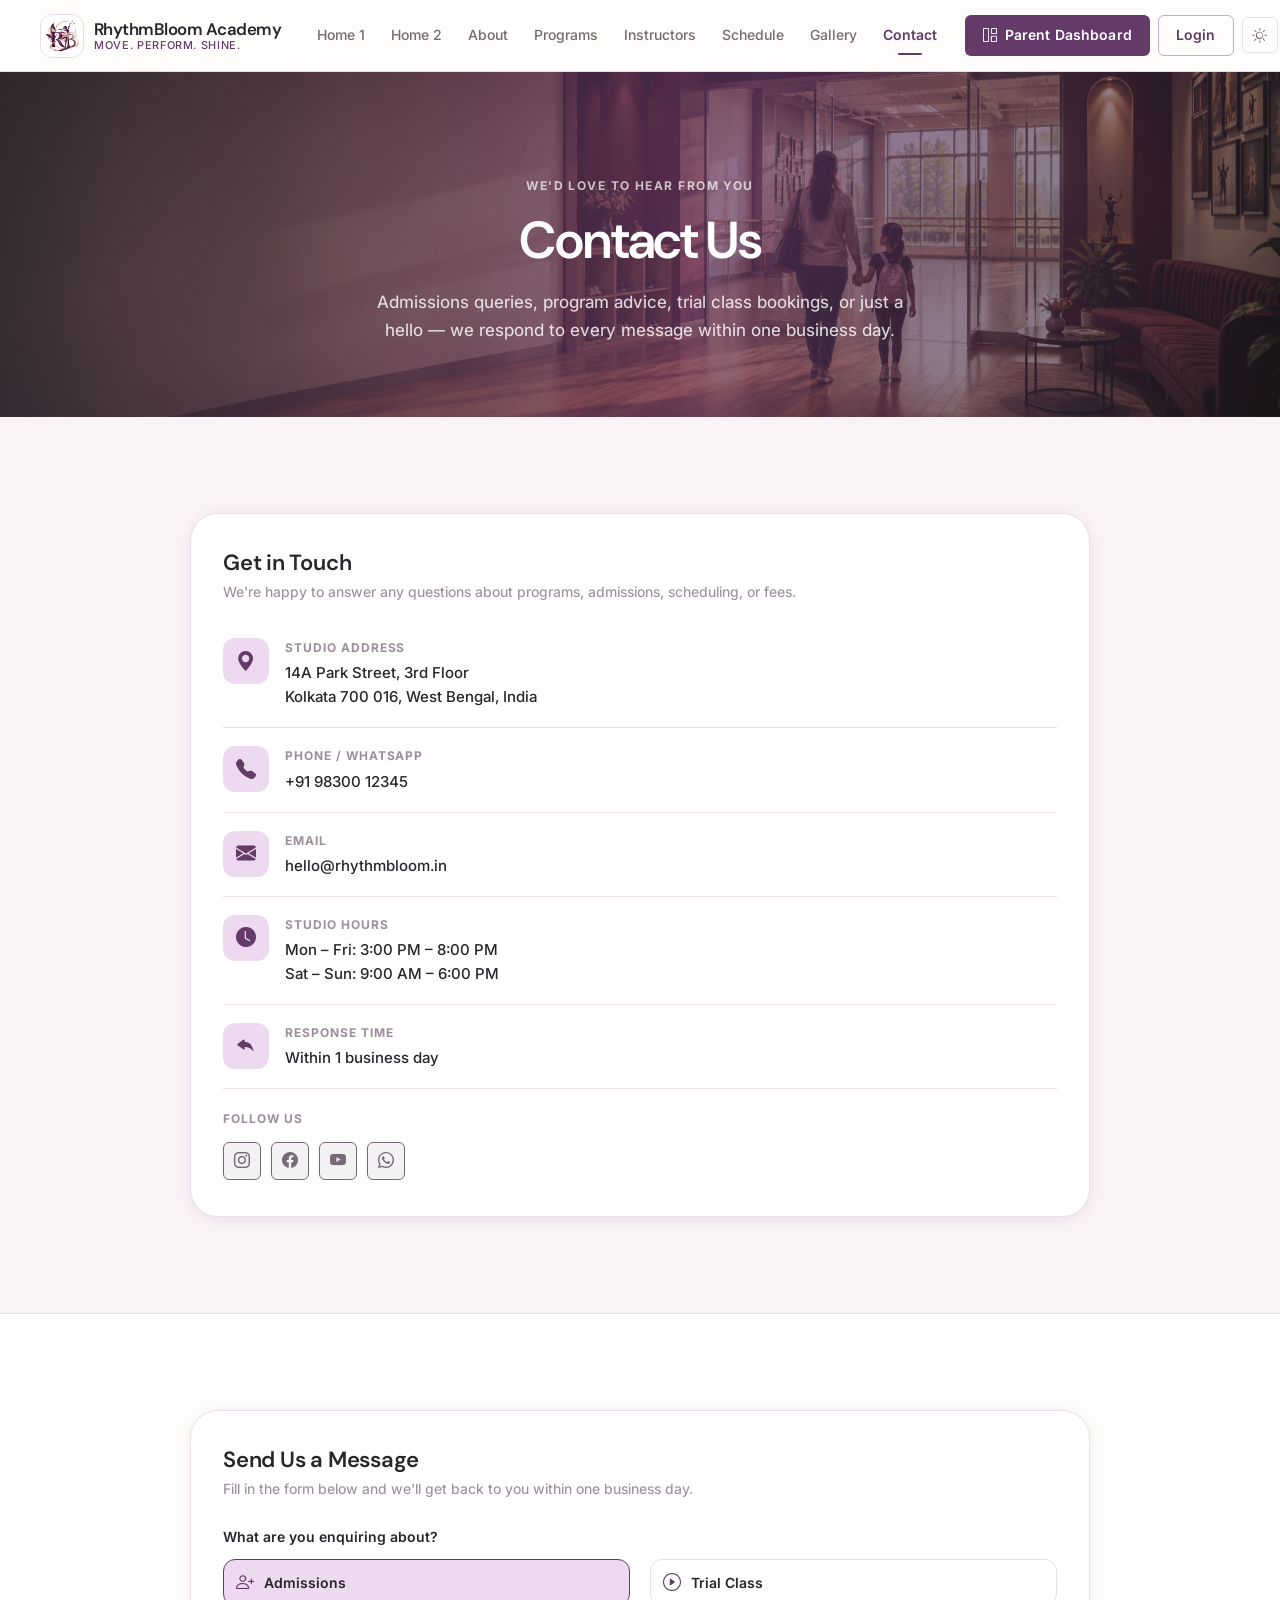
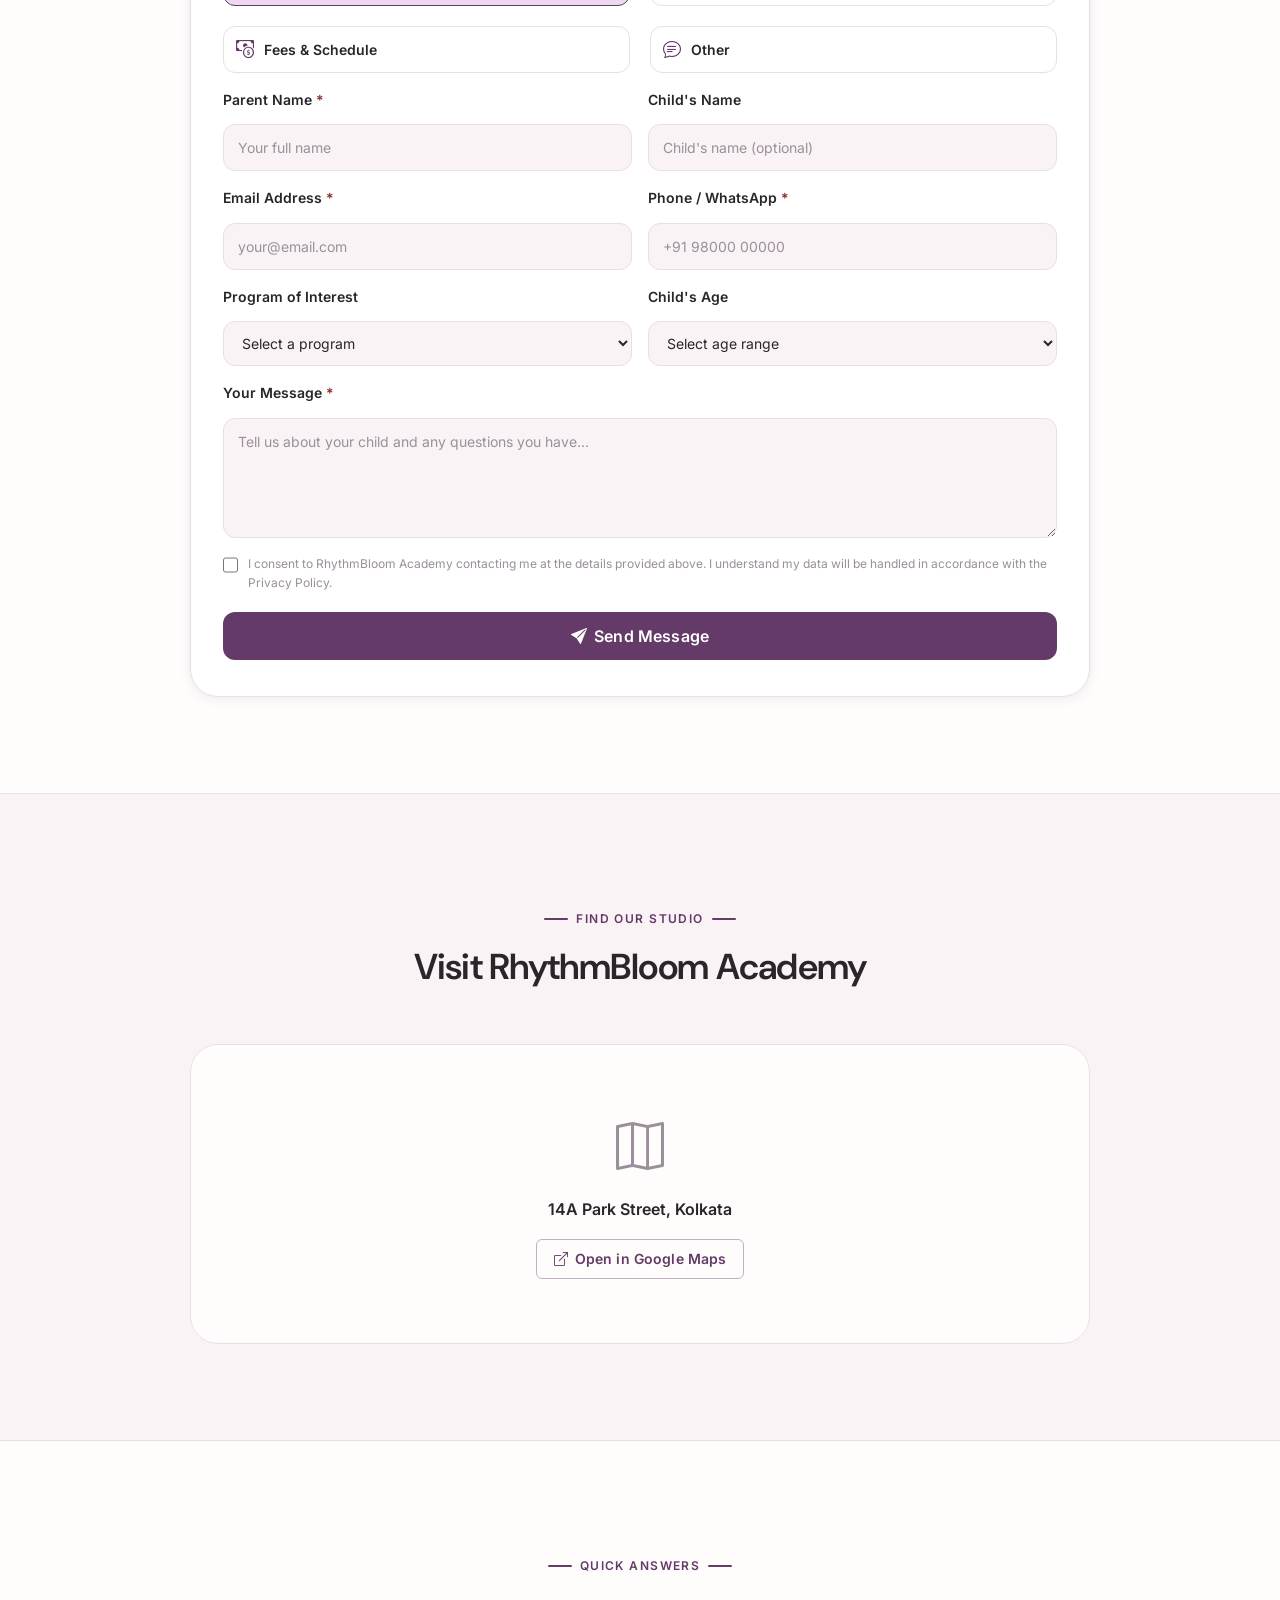
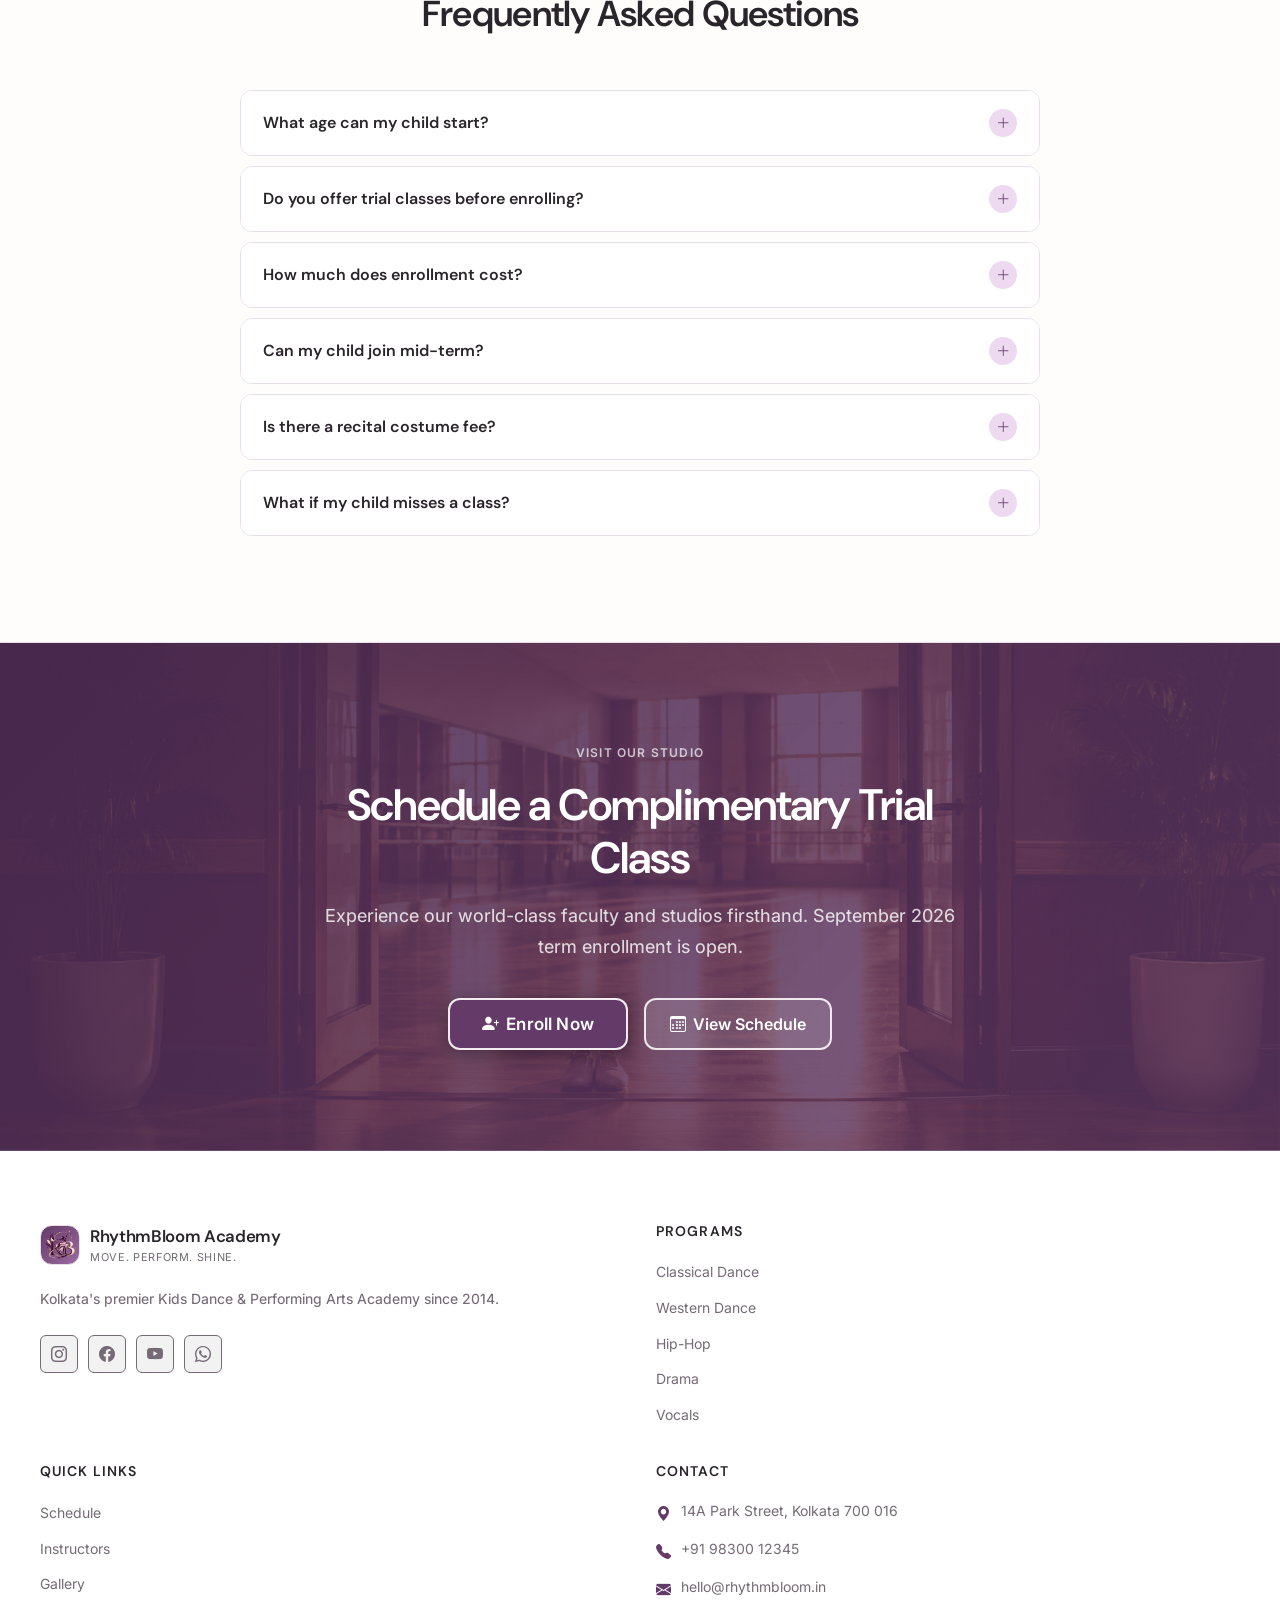
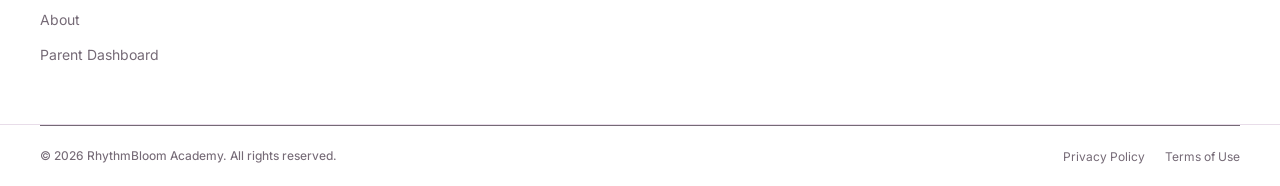
<file: contact.html>
<!DOCTYPE html>
<html lang="en" data-theme="light" dir="ltr">
<head>
  <meta charset="UTF-8" />
  <meta name="viewport" content="width=device-width, initial-scale=1.0" />
  <title>Contact Us — Inquiries & Admissions | RhythmBloom Academy</title>
  <meta name="description" content="Get in touch with RhythmBloom Academy for admissions, program inquiries, trial class bookings, or general questions. Located in Park Street, Kolkata." />
  <link rel="icon" type="image/png" href="images/logo.png" />
  <link rel="apple-touch-icon" href="images/logo.png" />
  <link rel="preconnect" href="https://fonts.googleapis.com" />
  <link rel="preconnect" href="https://fonts.gstatic.com" crossorigin />
  <link href="https://fonts.googleapis.com/css2?family=DM+Sans:opsz,wght@9..40,400;9..40,600;9..40,700;9..40,800&family=Inter:wght@400;500;600;700&display=swap" rel="stylesheet" />
  <link rel="stylesheet" href="https://cdn.jsdelivr.net/npm/bootstrap-icons@1.11.3/font/bootstrap-icons.min.css" />
  <link rel="stylesheet" href="css/main.css" />
  <link rel="stylesheet" href="css/header.css" />
  <link rel="stylesheet" href="css/components.css" />
  <link rel="stylesheet" href="css/dark-theme.css" />
  <link rel="stylesheet" href="css/rtl.css" />
  <link rel="stylesheet" href="css/desktop.css" />
  <link rel="stylesheet" href="css/tablet.css" />
  <link rel="stylesheet" href="css/mobile.css" />
  <style>
    .page-hero { padding:100px 0 72px; background:linear-gradient(135deg,var(--primary) 0%,#9B6BA0 100%); position:relative; overflow:hidden; }
    .page-hero::before { content:''; position:absolute; top:-80px; right:-80px; width:400px; height:400px; border-radius:50%; background:rgba(255,255,255,.06); }
    .contact-layout { display:grid; grid-template-columns:1fr 1.5fr; gap:40px; align-items:start; }
    .contact-card { background:var(--bg-card); border:1px solid var(--divider); border-radius:var(--radius-xl); padding:36px 32px; box-shadow:var(--shadow-card); }
    .contact-info-item { display:flex; gap:16px; align-items:flex-start; padding:18px 0; border-bottom:1px solid var(--divider); }
    .contact-info-item:last-child { border-bottom:none; }
    .contact-info-icon { width:46px; height:46px; background:var(--primary-subtle); border-radius:var(--radius-md); display:flex; align-items:center; justify-content:center; font-size:20px; color:var(--primary); flex-shrink:0; }
    .contact-info-label { font-size:var(--text-xs); font-weight:700; text-transform:uppercase; letter-spacing:.08em; color:var(--text-muted); margin-bottom:4px; }
    .contact-info-value { font-size:.9375rem; color:var(--text-primary); font-weight:500; line-height:1.6; }
    .contact-form-card { background:var(--bg-card); border:1px solid var(--divider); border-radius:var(--radius-xl); padding:36px 32px; box-shadow:var(--shadow-card); }
    .form-row { display:grid; grid-template-columns:1fr 1fr; gap:16px; }
    .form-group { display:flex; flex-direction:column; gap:6px; margin-bottom:16px; }
    .form-label { font-size:var(--text-sm); font-weight:600; color:var(--text-primary); }
    .form-control {
      padding:12px 14px; border:1.5px solid var(--divider); border-radius:var(--radius-md);
      background:var(--bg-primary); color:var(--text-primary); font-size:var(--text-sm);
      font-family:var(--font-body); transition:border-color var(--trans-fast),box-shadow var(--trans-fast);
      outline:none;
    }
    .form-control:focus { border-color:var(--primary); box-shadow:0 0 0 3px var(--primary-subtle); }
    .form-control.is-invalid { border-color:var(--error); }
    .form-error { font-size:var(--text-xs); color:var(--error); margin-top:4px; display:none; }
    .form-control textarea { resize:vertical; min-height:120px; }
    @media(max-width:576px) {
      .contact-layout { grid-template-columns: 1fr !important; gap: 28px; }
      .form-row { grid-template-columns: 1fr !important; gap: 12px; }
      .inquiry-types { grid-template-columns: 1fr !important; gap: 8px; }
      .contact-card, .contact-form-card { padding: 24px 18px; }
    }
    .inquiry-types { display:grid; grid-template-columns:repeat(2,1fr); gap:10px; margin-bottom:16px; }
    .inquiry-type { border:1.5px solid var(--divider); border-radius:var(--radius-md); padding:12px; display:flex; align-items:center; gap:10px; cursor:pointer; transition:all var(--trans-fast); background:transparent; width:100%; }
    .inquiry-type.selected { border-color:var(--primary); background:var(--primary-subtle); }
    .inquiry-type i { font-size:18px; color:var(--primary); }
    .inquiry-type span { font-size:var(--text-sm); font-weight:600; color:var(--text-primary); }
    .map-wrap { border-radius:var(--radius-xl); overflow:hidden; height:300px; background:var(--bg-secondary); display:flex; align-items:center; justify-content:center; border:1px solid var(--divider); margin-top:24px; }
    .faq-section { margin-top:24px; }
    @media(max-width:900px) { .contact-layout { grid-template-columns:1fr; } .form-row { grid-template-columns:1fr; } .inquiry-types { grid-template-columns:1fr 1fr; } }
    @media(max-width:576px) { .contact-card { padding:22px 18px; } .contact-form-card { padding:22px 18px; } .inquiry-types { grid-template-columns:1fr; } }
  </style>
</head>
<body>

<nav class="rb-navbar" role="navigation" aria-label="Main navigation">
  <div class="nav-inner">
    <a href="index.html" class="rb-brand">
      <div class="rb-logo-wrap">
        <img src="images/logo.png" alt="RhythmBloom Academy Logo" class="rb-logo-light" />
        <img src="images/dark_logo.png" alt="RhythmBloom Academy Logo" class="rb-logo-dark" style="display:none;" />
      </div>
      <div class="rb-brand-text"><span class="rb-brand-name">RhythmBloom Academy</span><span class="rb-brand-tagline">Move. Perform. Shine.</span></div>
    </a>
    <nav class="rb-nav"><ul class="rb-nav-list">
      <li><a href="index.html" class="rb-nav-link">Home 1</a></li>
      <li><a href="home-2.html" class="rb-nav-link">Home 2</a></li>
      <li><a href="about.html" class="rb-nav-link">About</a></li>
      <li><a href="programs.html" class="rb-nav-link">Programs</a></li>
      <li><a href="instructors.html" class="rb-nav-link">Instructors</a></li>
      <li><a href="schedule.html" class="rb-nav-link">Schedule</a></li>
      <li><a href="gallery.html" class="rb-nav-link">Gallery</a></li>
      <li><a href="contact.html" class="rb-nav-link active">Contact</a></li>
    </ul></nav>
    <div class="rb-nav-right">
      <button class="rb-icon-btn" data-theme-toggle aria-label="Toggle theme"><i class="bi bi-sun theme-icon-light"></i><i class="bi bi-moon-stars theme-icon-dark" style="display:none"></i></button>
      <button class="rb-icon-btn" data-dir-toggle aria-label="Toggle RTL"><span class="dir-label" style="font-size:.7rem;font-weight:700">RTL</span></button>
      <a href="dashboard.html" class="btn-primary"><i class="bi bi-grid-1x2"></i> Parent Dashboard</a>
      <a href="login.html" class="btn-secondary">Login</a>
    </div>
    <div class="rb-toggler">
      <button class="rb-menu-toggle" aria-label="Open menu"><i class="bi bi-list"></i></button>
    </div>
  </div>
</nav>
<div class="rb-mobile-menu">
  <ul class="rb-mobile-nav-list">
    <li><a href="index.html" class="rb-mobile-nav-link">Home 1</a></li>
    <li><a href="home-2.html" class="rb-mobile-nav-link">Home 2</a></li>
    <li><a href="about.html" class="rb-mobile-nav-link">About</a></li>
    <li><a href="programs.html" class="rb-mobile-nav-link">Programs</a></li>
    <li><a href="instructors.html" class="rb-mobile-nav-link">Instructors</a></li>
    <li><a href="schedule.html" class="rb-mobile-nav-link">Schedule</a></li>
    <li><a href="gallery.html" class="rb-mobile-nav-link">Gallery</a></li>
    <li><a href="contact.html" class="rb-mobile-nav-link active">Contact</a></li>
  </ul>
  <div class="rb-mobile-actions">
    <a href="dashboard.html" class="btn-primary" style="width:100%;justify-content:center;"><i class="bi bi-grid-1x2"></i> Parent Dashboard</a>
    <a href="login.html" class="btn-secondary" style="width:100%;justify-content:center;">Login</a>
    <div style="display:flex;align-items:center;justify-content:center;gap:12px;margin-top:6px;">
      <button class="rb-icon-btn" data-theme-toggle title="Toggle Dark Mode" aria-label="Toggle Dark Mode">
        <i class="bi bi-sun theme-icon-light"></i>
        <i class="bi bi-moon-stars theme-icon-dark" style="display:none"></i>
      </button>
      <button class="rb-icon-btn" data-dir-toggle title="Switch to RTL" aria-label="Switch to RTL">
        <span class="dir-label" style="font-size:0.7rem;font-weight:700;">RTL</span>
      </button>
    </div>
  </div>
</div>

<section class="page-hero">
  <div class="page-hero-bg"><img src="images/contact-hero.png" alt="Contact hero banner" /></div>
  <div class="container" style="position:relative;z-index:1;">
    <div class="text-center" style="color:white;position:relative;z-index:1;">
      <span style="display:inline-block;font-size:var(--text-xs);font-weight:700;letter-spacing:.12em;text-transform:uppercase;color:rgba(255,255,255,.7);margin-bottom:14px;">We'd Love to Hear From You</span>
      <h1 style="font-family:var(--font-heading);font-size:clamp(2rem,5vw,3.25rem);font-weight:600;color:white;margin-bottom:16px;letter-spacing:-.02em;">Contact Us</h1>
      <p style="font-size:1.0625rem;color:rgba(255,255,255,.82);max-width:540px;margin:0 auto;">Admissions queries, program advice, trial class bookings, or just a hello — we respond to every message within one business day.</p>
    </div>
  </div>
</section>

<section class="section">
  <div class="container">
    <div class="contact-card reveal" style="max-width:900px;margin:0 auto;">
          <h2 style="font-family:var(--font-heading);font-size:1.375rem;font-weight:600;margin-bottom:4px;letter-spacing:-.01em;">Get in Touch</h2>
          <p style="font-size:var(--text-sm);color:var(--text-muted);margin-bottom:16px;">We're happy to answer any questions about programs, admissions, scheduling, or fees.</p>
          <div class="contact-info-item">
            <div class="contact-info-icon"><i class="bi bi-geo-alt-fill"></i></div>
            <div><div class="contact-info-label">Studio Address</div><div class="contact-info-value">14A Park Street, 3rd Floor<br>Kolkata 700 016, West Bengal, India</div></div>
          </div>
          <div class="contact-info-item">
            <div class="contact-info-icon"><i class="bi bi-telephone-fill"></i></div>
            <div><div class="contact-info-label">Phone / WhatsApp</div><div class="contact-info-value">+91 98300 12345</div></div>
          </div>
          <div class="contact-info-item">
            <div class="contact-info-icon"><i class="bi bi-envelope-fill"></i></div>
            <div><div class="contact-info-label">Email</div><div class="contact-info-value">hello@rhythmbloom.in</div></div>
          </div>
          <div class="contact-info-item">
            <div class="contact-info-icon"><i class="bi bi-clock-fill"></i></div>
            <div><div class="contact-info-label">Studio Hours</div><div class="contact-info-value">Mon – Fri: 3:00 PM – 8:00 PM<br>Sat – Sun: 9:00 AM – 6:00 PM</div></div>
          </div>
          <div class="contact-info-item">
            <div class="contact-info-icon"><i class="bi bi-reply-fill"></i></div>
            <div><div class="contact-info-label">Response Time</div><div class="contact-info-value">Within 1 business day</div></div>
          </div>
          <div style="margin-top:20px;">
            <p style="font-size:var(--text-xs);font-weight:700;letter-spacing:.08em;text-transform:uppercase;color:var(--text-muted);margin-bottom:12px;">Follow Us</p>
            <div style="display:flex;gap:10px;">
              <a href="#" class="footer-social-link" aria-label="Instagram"><i class="bi bi-instagram"></i></a>
              <a href="#" class="footer-social-link" aria-label="Facebook"><i class="bi bi-facebook"></i></a>
              <a href="#" class="footer-social-link" aria-label="YouTube"><i class="bi bi-youtube"></i></a>
              <a href="#" class="footer-social-link" aria-label="WhatsApp"><i class="bi bi-whatsapp"></i></a>
            </div>
          </div>
    </div>
  </div>
</section>

<!-- MESSAGE FORM -->
<section class="section alt-bg" style="background:var(--bg-secondary);">
  <div class="container">
    <div class="contact-form-card reveal" style="max-width:900px;margin:0 auto;">
        <h2 style="font-family:var(--font-heading);font-size:1.375rem;font-weight:600;margin-bottom:4px;letter-spacing:-.01em;">Send Us a Message</h2>
        <p style="font-size:var(--text-sm);color:var(--text-muted);margin-bottom:24px;">Fill in the form below and we'll get back to you within one business day.</p>

        <!-- Inquiry type -->
        <p style="font-size:var(--text-sm);font-weight:600;color:var(--text-primary);margin-bottom:10px;">What are you enquiring about?</p>
        <div class="inquiry-types">
          <button type="button" class="inquiry-type selected" id="inq-admissions" onclick="selectInquiry(this)"><i class="bi bi-person-plus"></i><span>Admissions</span></button>
          <button type="button" class="inquiry-type" id="inq-trial" onclick="selectInquiry(this)"><i class="bi bi-play-circle"></i><span>Trial Class</span></button>
          <button type="button" class="inquiry-type" id="inq-fees" onclick="selectInquiry(this)"><i class="bi bi-cash-coin"></i><span>Fees & Schedule</span></button>
          <button type="button" class="inquiry-type" id="inq-other" onclick="selectInquiry(this)"><i class="bi bi-chat-text"></i><span>Other</span></button>
        </div>

        <form id="contact-form" novalidate>
          <div class="form-row">
            <div class="form-group">
              <label class="form-label" for="c-parent-name">Parent Name <span style="color:var(--error)">*</span></label>
              <input type="text" id="c-parent-name" class="form-control" placeholder="Your full name" required />
              <span class="form-error" id="err-parent-name"></span>
            </div>
            <div class="form-group">
              <label class="form-label" for="c-child-name">Child's Name</label>
              <input type="text" id="c-child-name" class="form-control" placeholder="Child's name (optional)" />
            </div>
          </div>
          <div class="form-row">
            <div class="form-group">
              <label class="form-label" for="c-email">Email Address <span style="color:var(--error)">*</span></label>
              <input type="email" id="c-email" class="form-control" placeholder="your@email.com" required />
              <span class="form-error" id="err-email"></span>
            </div>
            <div class="form-group">
              <label class="form-label" for="c-phone">Phone / WhatsApp <span style="color:var(--error)">*</span></label>
              <input type="tel" id="c-phone" class="form-control" placeholder="+91 98000 00000" required />
              <span class="form-error" id="err-phone"></span>
            </div>
          </div>
          <div class="form-row">
            <div class="form-group">
              <label class="form-label" for="c-program">Program of Interest</label>
              <select id="c-program" class="form-control">
                <option value="">Select a program</option>
                <option>Classical Dance</option>
                <option>Western Dance</option>
                <option>Hip-Hop</option>
                <option>Drama & Theatre</option>
                <option>Vocals & Voice</option>
                <option>Not sure yet</option>
              </select>
            </div>
            <div class="form-group">
              <label class="form-label" for="c-age">Child's Age</label>
              <select id="c-age" class="form-control">
                <option value="">Select age range</option>
                <option>5–7 years</option>
                <option>8–10 years</option>
                <option>11–13 years</option>
                <option>14–16 years</option>
              </select>
            </div>
          </div>
          <div class="form-group">
            <label class="form-label" for="c-message">Your Message <span style="color:var(--error)">*</span></label>
            <textarea id="c-message" class="form-control" style="min-height:120px;resize:vertical;" placeholder="Tell us about your child and any questions you have..." required></textarea>
            <span class="form-error" id="err-message"></span>
          </div>
          <div style="display:flex;align-items:flex-start;gap:10px;margin-bottom:20px;">
            <input type="checkbox" id="c-consent" style="margin-top:3px;accent-color:var(--primary);width:16px;height:16px;" />
            <label for="c-consent" style="font-size:var(--text-xs);color:var(--text-muted);line-height:1.6;cursor:pointer;">I consent to RhythmBloom Academy contacting me at the details provided above. I understand my data will be handled in accordance with the Privacy Policy.</label>
          </div>
          <button type="submit" id="contact-submit" class="btn-primary btn-lg" style="width:100%;justify-content:center;">
            <i class="bi bi-send-fill"></i> Send Message
          </button>

          <!-- Success state -->
          <div id="contact-success" style="display:none;text-align:center;padding:32px;background:var(--bg-secondary);border-radius:var(--radius-lg);margin-top:16px;">
            <div style="width:64px;height:64px;background:var(--success-subtle,#E8F5EE);border-radius:50%;display:flex;align-items:center;justify-content:center;margin:0 auto 16px;"><i class="bi bi-check-circle-fill" style="font-size:28px;color:var(--success);"></i></div>
            <h4 style="font-family:var(--font-heading);font-weight:600;margin-bottom:8px;color:var(--text-primary);">Message Sent!</h4>
            <p style="font-size:var(--text-sm);color:var(--text-muted);">Thank you! Our admissions team will reply within one business day. WhatsApp us at <strong>+91 98300 12345</strong> for a faster response.</p>
          </div>
        </form>
    </div>
  </div>
</section>

<!-- LOCATION -->
<section class="section" aria-labelledby="location-heading">
  <div class="container">
    <div class="section-header center reveal">
      <span class="section-label">Find Our Studio</span>
      <h2 class="section-title" id="location-heading">Visit RhythmBloom Academy</h2>
    </div>
    <div class="map-wrap reveal" style="max-width:900px;margin:0 auto;">
      <div style="text-align:center;color:var(--text-muted);">
        <i class="bi bi-map" style="font-size:3rem;margin-bottom:12px;display:block;"></i>
        <div style="font-weight:600;color:var(--text-primary);margin-bottom:4px;">14A Park Street, Kolkata</div>
        <a href="https://maps.google.com?q=Park+Street+Kolkata" target="_blank" rel="noopener" class="btn-secondary" style="margin-top:12px;display:inline-flex;">
          <i class="bi bi-box-arrow-up-right"></i> Open in Google Maps
        </a>
      </div>
    </div>
  </div>
</section>

<!-- FAQ -->
<section class="section alt-bg" style="background:var(--bg-secondary);" aria-labelledby="faq-heading">
  <div class="container">
    <div class="section-header center reveal">
      <span class="section-label">Quick Answers</span>
      <h2 class="section-title" id="faq-heading">Frequently Asked Questions</h2>
    </div>
    <div style="max-width:800px;margin:0 auto;" class="reveal">
      <div class="faq-item">
        <button class="faq-question"><div class="faq-icon"><i class="bi bi-plus-lg"></i></div><span>What age can my child start?</span></button>
        <div class="faq-answer"><div class="faq-answer-inner">We welcome children from age 5 onwards. Our youngest students join the Beginner batches for Classical Dance or Vocals. For Hip-Hop we recommend age 7+. There is no upper age limit for our programs.</div></div>
      </div>
      <div class="faq-item">
        <button class="faq-question"><div class="faq-icon"><i class="bi bi-plus-lg"></i></div><span>Do you offer trial classes before enrolling?</span></button>
        <div class="faq-answer"><div class="faq-answer-inner">Yes! We offer a complimentary trial class for new students in any program. Simply contact us to schedule a trial and your child can experience the class before you commit to enrollment.</div></div>
      </div>
      <div class="faq-item">
        <button class="faq-question"><div class="faq-icon"><i class="bi bi-plus-lg"></i></div><span>How much does enrollment cost?</span></button>
        <div class="faq-answer"><div class="faq-answer-inner">Fees vary by program and number of classes per week. Monthly fees range from ₹2,500 to ₹4,500 depending on the program. There is a one-time annual registration fee of ₹1,000. Full fee details are available in the Parent Dashboard after registration.</div></div>
      </div>
      <div class="faq-item">
        <button class="faq-question"><div class="faq-icon"><i class="bi bi-plus-lg"></i></div><span>Can my child join mid-term?</span></button>
        <div class="faq-answer"><div class="faq-answer-inner">Yes, mid-term enrollment is possible for most programs subject to seat availability. Your child will be assessed by the instructor to place them in the appropriate level. Contact us to check current seat availability.</div></div>
      </div>
      <div class="faq-item">
        <button class="faq-question"><div class="faq-icon"><i class="bi bi-plus-lg"></i></div><span>Is there a recital costume fee?</span></button>
        <div class="faq-answer"><div class="faq-answer-inner">Yes — costume fees are charged once per term for students participating in the showcase. Fees vary by program (typically ₹1,500 to ₹3,500) and are announced 8 weeks before each showcase with full details.</div></div>
      </div>
      <div class="faq-item">
        <button class="faq-question"><div class="faq-icon"><i class="bi bi-plus-lg"></i></div><span>What if my child misses a class?</span></button>
        <div class="faq-answer"><div class="faq-answer-inner">Students are welcome to attend a make-up class in a batch of the same level within the same term, subject to availability. We track attendance through the Parent Dashboard so families always have a clear picture of their child's progress.</div></div>
      </div>
    </div>
  </div>
</section>

<!-- CTA -->
<section class="cta-section">
  <div class="cta-bg"><img src="images/contact-cta.png" alt="RhythmBloom academy admissions" /></div>
  <div class="container">
    <div class="cta-content reveal">
      <p class="cta-label">Visit Our Studio</p>
      <h2 class="cta-title">Schedule a Complimentary Trial Class</h2>
      <p class="cta-desc">Experience our world-class faculty and studios firsthand. September 2026 term enrollment is open.</p>
      <div class="cta-actions">
        <a href="dashboard.html" class="btn-primary btn-xl"><i class="bi bi-person-plus-fill"></i> Enroll Now</a>
        <a href="schedule.html" class="btn-ghost btn-xl"><i class="bi bi-calendar3"></i> View Schedule</a>
      </div>
    </div>
  </div>
</section>

<footer class="rb-footer">
  <div class="container">
    <div class="footer-grid">
      <div><a href="index.html" class="footer-brand" style="text-decoration:none;color:inherit;"><div class="footer-logo-wrap"><img src="images/logo.png" alt="RhythmBloom Academy Logo" class="rb-logo-light" /><img src="images/dark_logo.png" alt="RhythmBloom Academy Logo" class="rb-logo-dark" style="display:none;" /></div><div><div class="footer-brand-name">RhythmBloom Academy</div><div class="footer-brand-tagline">Move. Perform. Shine.</div></div></a><p class="footer-about">Kolkata's premier Kids Dance & Performing Arts Academy since 2014.</p><div class="footer-social"><a href="#" class="footer-social-link" aria-label="Instagram"><i class="bi bi-instagram"></i></a><a href="#" class="footer-social-link" aria-label="Facebook"><i class="bi bi-facebook"></i></a><a href="#" class="footer-social-link" aria-label="YouTube"><i class="bi bi-youtube"></i></a><a href="#" class="footer-social-link" aria-label="WhatsApp"><i class="bi bi-whatsapp"></i></a></div></div>
      <div><h4 class="footer-col-title">Programs</h4><ul class="footer-links"><li><a href="programs.html#classical">Classical Dance</a></li><li><a href="programs.html#western">Western Dance</a></li><li><a href="programs.html#hiphop">Hip-Hop</a></li><li><a href="programs.html#drama">Drama</a></li><li><a href="programs.html#vocals">Vocals</a></li></ul></div>
      <div><h4 class="footer-col-title">Quick Links</h4><ul class="footer-links"><li><a href="schedule.html">Schedule</a></li><li><a href="instructors.html">Instructors</a></li><li><a href="gallery.html">Gallery</a></li><li><a href="about.html">About</a></li><li><a href="dashboard.html">Parent Dashboard</a></li></ul></div>
      <div><h4 class="footer-col-title">Contact</h4><div class="footer-contact-item"><i class="bi bi-geo-alt-fill"></i><span>14A Park Street, Kolkata 700 016</span></div><div class="footer-contact-item"><i class="bi bi-telephone-fill"></i><span>+91 98300 12345</span></div><div class="footer-contact-item"><i class="bi bi-envelope-fill"></i><span>hello@rhythmbloom.in</span></div></div>
    </div>
  </div>
  <div class="divider"></div>
  <div class="container"><div class="footer-bottom"><p class="footer-copy">&copy; 2026 RhythmBloom Academy. All rights reserved.</p><div class="footer-bottom-links"><a href="#">Privacy Policy</a><a href="#">Terms of Use</a></div></div></div>
</footer>
<div class="toast-container" aria-live="polite"></div>
<script src="js/main.js"></script>
<script>
  function selectInquiry(el) {
    document.querySelectorAll('.inquiry-type').forEach(b => b.classList.remove('selected'));
    el.classList.add('selected');
  }
  document.getElementById('contact-form').addEventListener('submit', function(e) {
    e.preventDefault();
    let valid = true;
    const pn = document.getElementById('c-parent-name');
    const em = document.getElementById('c-email');
    const ph = document.getElementById('c-phone');
    const ms = document.getElementById('c-message');
    const co = document.getElementById('c-consent');
    function setErr(el, errId, msg) {
      el.classList.add('is-invalid');
      const err = document.getElementById(errId);
      if (err) { err.textContent = msg; err.style.display = 'block'; }
    }
    function clearErr(el, errId) {
      el.classList.remove('is-invalid');
      const err = document.getElementById(errId);
      if (err) err.style.display = 'none';
    }
    if (!pn.value.trim()) { setErr(pn,'err-parent-name','Please enter your name.'); valid=false; } else clearErr(pn,'err-parent-name');
    if (!em.value || !/^[^\s@]+@[^\s@]+\.[^\s@]+$/.test(em.value)) { setErr(em,'err-email','Please enter a valid email.'); valid=false; } else clearErr(em,'err-email');
    if (!ph.value.trim()) { setErr(ph,'err-phone','Please enter your phone number.'); valid=false; } else clearErr(ph,'err-phone');
    if (!ms.value.trim()) { setErr(ms,'err-message','Please enter your message.'); valid=false; } else clearErr(ms,'err-message');
    if (!co.checked) { window.showToast?.('Please consent to being contacted.','error'); valid=false; }
    if (valid) {
      const btn = document.getElementById('contact-submit');
      btn.innerHTML = '<span>Sending...</span>'; btn.disabled = true;
      setTimeout(() => {
        this.style.display = 'none';
        document.getElementById('contact-success').style.display = 'block';
        window.showToast?.('Message sent! We will reply within 1 business day.','success',5000);
      }, 1500);
    }
  });
</script>
</body>
</html>
</file>
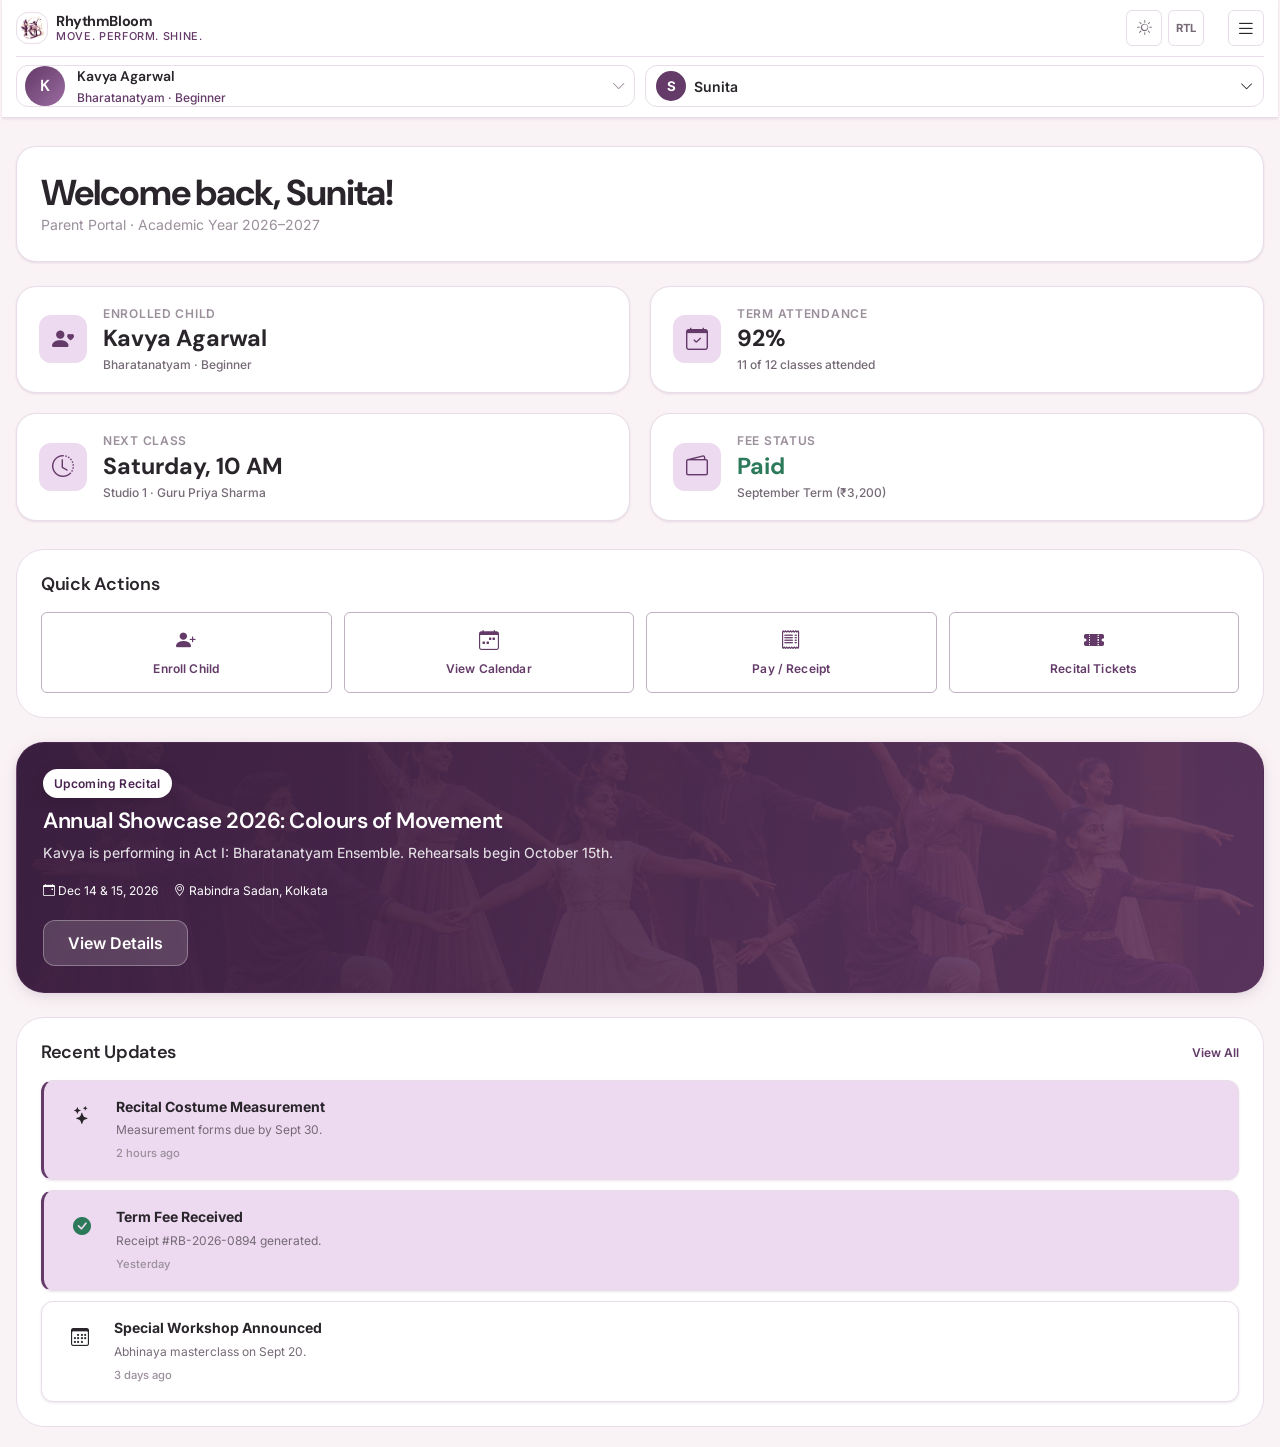
<file: dashboard.html>
<!DOCTYPE html>
<html lang="en" data-theme="light" dir="ltr">

<head>
  <meta charset="UTF-8" />
  <meta name="viewport" content="width=device-width, initial-scale=1.0" />
  <title>Parent Dashboard — RhythmBloom Academy</title>
  <meta name="description"
    content="Parent Portal for RhythmBloom Academy — manage child enrollment, track class attendance, pay fees, view recital schedules, and receive notifications." />
  <link rel="icon" type="image/png" href="images/logo.png" />
  <link rel="apple-touch-icon" href="images/logo.png" />
  <link rel="preconnect" href="https://fonts.googleapis.com" />
  <link rel="preconnect" href="https://fonts.gstatic.com" crossorigin />
  <link
    href="https://fonts.googleapis.com/css2?family=DM+Sans:opsz,wght@9..40,400;9..40,500;9..40,600;9..40,700;9..40,800&family=Inter:wght@400;500;600;700&display=swap"
    rel="stylesheet" />
  <link rel="stylesheet" href="https://cdn.jsdelivr.net/npm/bootstrap-icons@1.11.3/font/bootstrap-icons.min.css" />
  <link rel="stylesheet" href="css/main.css?v=8e7b076" />
  <link rel="stylesheet" href="css/header.css?v=8e7b076" />
  <link rel="stylesheet" href="css/components.css?v=8e7b076" />
  <link rel="stylesheet" href="css/dashboard.css?v=8e7b076" />
  <link rel="stylesheet" href="css/dark-theme.css?v=8e7b076" />
  <link rel="stylesheet" href="css/rtl.css?v=8e7b076" />
  <link rel="stylesheet" href="css/desktop.css?v=8e7b076" />
  <link rel="stylesheet" href="css/tablet.css?v=8e7b076" />
  <link rel="stylesheet" href="css/mobile.css?v=8e7b076" />
</head>

<body class="dashboard-page">

  <div class="dashboard-layout">
    <!-- ══ DASHBOARD SIDEBAR ══ -->
    <aside class="dashboard-sidebar" role="navigation" aria-label="Dashboard navigation">
      <button type="button" class="sidebar-close-btn" aria-label="Close Navigation">
        <i class="bi bi-x-lg" aria-hidden="true"></i>
      </button>
      <div class="sidebar-header">
        <a href="index.html" class="rb-brand">
          <div class="rb-logo-wrap">
            <img src="images/logo.png" alt="RhythmBloom Academy Logo" class="rb-logo-light" />
            <img src="images/dark_logo.png" alt="RhythmBloom Academy Logo" class="rb-logo-dark" style="display:none;" />
          </div>
          <div class="rb-brand-text">
            <span class="rb-brand-name">RhythmBloom Academy</span>
            <span class="rb-brand-tagline">Move. Perform. Shine.</span>
          </div>
        </a>
      </div>

      <div class="sidebar-nav-section">
        <div class="sidebar-section-label">Main Menu</div>
        <a href="#tab-overview" class="sidebar-nav-link active" data-tab="tab-overview">
          <i class="bi bi-grid-1x2-fill"></i>
          <span>Overview</span>
        </a>
        <a href="#tab-enrollment" class="sidebar-nav-link" data-tab="tab-enrollment">
          <i class="bi bi-person-plus-fill"></i>
          <span>Enroll Child</span>
        </a>
        <a href="#tab-attendance" class="sidebar-nav-link" data-tab="tab-attendance">
          <i class="bi bi-calendar-check-fill"></i>
          <span>Attendance</span>
        </a>
        <a href="#tab-fees" class="sidebar-nav-link" data-tab="tab-fees">
          <i class="bi bi-credit-card-fill"></i>
          <span>Fees & Payments</span>
        </a>
        <a href="#tab-recitals" class="sidebar-nav-link" data-tab="tab-recitals">
          <i class="bi bi-stars"></i>
          <span>Recitals & Stage</span>
        </a>
      </div>
      <div class="sidebar-logout-wrap">
        <button type="button" id="logout-btn" class="sidebar-nav-link sidebar-logout-btn">
          <i class="bi bi-box-arrow-right"></i><span>Log Out</span>
        </button>
      </div>
    </aside>

    <!-- ══ DASHBOARD MAIN CONTENT ══ -->
    <div class="dashboard-main">
      <!-- Topbar -->
      <header class="dashboard-topbar">
        <div class="dashboard-topbar-nav">
          <div class="d-flex align-items-center gap-2 dashboard-mobile-nav-group">
            <a href="index.html" class="rb-brand dashboard-mobile-brand">
              <div class="rb-logo-wrap">
                <img src="images/logo.png" alt="RhythmBloom Logo" class="rb-logo-light" />
                <img src="images/dark_logo.png" alt="RhythmBloom Logo" class="rb-logo-dark" style="display:none;" />
              </div>
              <div class="rb-brand-text">
                <span class="rb-brand-name">RhythmBloom</span>
                <span class="rb-brand-tagline">Move. Perform. Shine.</span>
              </div>
            </a>
            <div class="dashboard-mobile-utility-controls" aria-label="Display controls">
              <button class="rb-icon-btn" data-theme-toggle title="Toggle Dark Mode" aria-label="Toggle Dark Mode">
                <i class="bi bi-sun theme-icon-light"></i>
                <i class="bi bi-moon-stars theme-icon-dark" style="display:none"></i>
              </button>
              <button class="rb-icon-btn" data-dir-toggle title="Switch to RTL" aria-label="Switch RTL">
                <span class="dir-label" style="font-size:0.7rem;font-weight:700">RTL</span>
              </button>
            </div>
            <button class="rb-icon-btn dashboard-mobile-toggle" aria-label="Toggle Navigation">
              <i class="bi bi-list" style="font-size: 20px;"></i>
            </button>
          </div>

        </div>

        <div class="dashboard-topbar-actions">
          <div class="child-switcher-wrap">
            <div class="dashboard-child-selector" role="button" aria-expanded="false" aria-label="Select child"
              tabindex="0">
              <div class="child-avatar">K</div>
              <div class="child-info">
                <div class="child-name">Kavya Agarwal</div>
                <div class="child-program">Bharatanatyam · Beginner</div>
              </div>
              <i class="bi bi-chevron-down child-selector-arrow"></i>
            </div>
            <div class="child-dropdown">
              <div class="child-option" data-name="Kavya Agarwal" data-program="Bharatanatyam · Beginner"
                data-initial="K">
                <div class="child-avatar">K</div>
                <div>
                  <div class="child-name">Kavya Agarwal</div>
                  <div class="child-program">Bharatanatyam · Beginner</div>
                </div>
              </div>
              <div class="child-option" data-name="Aarav Agarwal" data-program="Hip-Hop · Intermediate"
                data-initial="A">
                <div class="child-avatar" style="background:#7A4E7F;">A</div>
                <div>
                  <div class="child-name">Aarav Agarwal</div>
                  <div class="child-program">Hip-Hop · Intermediate</div>
                </div>
              </div>
            </div>
          </div>
          <div class="profile-menu-wrap">
            <button class="dashboard-profile-btn" type="button" aria-label="Open profile menu" aria-expanded="false">
              <span class="profile-initial">S</span><span class="profile-btn-name">Sunita</span><i
                class="bi bi-chevron-down"></i>
            </button>
            <div class="dashboard-profile-menu">
              <a href="#tab-notifications" data-quick-action="notifications"><i
                  class="bi bi-bell"></i><span>Notifications</span><span class="sidebar-badge">2</span></a>
              <a href="index.html"><i class="bi bi-house"></i><span>Academy Website</span></a>
            </div>
          </div>
          <button class="rb-icon-btn dashboard-theme-toggle" data-theme-toggle title="Toggle Dark Mode"
            aria-label="Toggle Dark Mode">
            <i class="bi bi-sun theme-icon-light"></i>
            <i class="bi bi-moon-stars theme-icon-dark" style="display:none"></i>
          </button>
          <button class="rb-icon-btn dashboard-dir-toggle" data-dir-toggle title="Switch to RTL"
            aria-label="Switch RTL">
            <span class="dir-label" style="font-size:0.7rem;font-weight:700">RTL</span>
          </button>
        </div>
      </header>

      <!-- ── TAB 1: OVERVIEW ── -->
      <div class="dashboard-tab-panel active" id="tab-overview">
        <section class="dashboard-welcome-panel" aria-labelledby="dashboard-welcome-title" style="margin-bottom: 24px;">
          <div>
            <h1 class="dashboard-welcome-title" id="dashboard-welcome-title">Welcome back, Sunita!</h1>
            <div class="dashboard-welcome-sub">Parent Portal · Academic Year 2026–2027</div>
          </div>
        </section>

        <div class="overview-grid">
          <div class="overview-card">
            <div class="overview-card-icon"><i class="bi bi-person-heart"></i></div>
            <div class="overview-card-body">
              <span class="overview-card-title">Enrolled Child</span>
              <div class="overview-card-value">Kavya Agarwal</div>
              <div class="overview-card-sub">Bharatanatyam · Beginner</div>
            </div>
          </div>
          <div class="overview-card">
            <div class="overview-card-icon"><i class="bi bi-calendar-check"></i></div>
            <div class="overview-card-body">
              <span class="overview-card-title">Term Attendance</span>
              <div class="overview-card-value">92%</div>
              <div class="overview-card-sub">11 of 12 classes attended</div>
            </div>
          </div>
          <div class="overview-card">
            <div class="overview-card-icon"><i class="bi bi-clock-history"></i></div>
            <div class="overview-card-body">
              <span class="overview-card-title">Next Class</span>
              <div class="overview-card-value">Saturday, 10 AM</div>
              <div class="overview-card-sub">Studio 1 · Guru Priya Sharma</div>
            </div>
          </div>
          <div class="overview-card">
            <div class="overview-card-icon"><i class="bi bi-wallet2"></i></div>
            <div class="overview-card-body">
              <span class="overview-card-title">Fee Status</span>
              <div class="overview-card-value" style="color:var(--success);">Paid</div>
              <div class="overview-card-sub">September Term (₹3,200)</div>
            </div>
          </div>
        </div>

        <!-- Main Widget Grid -->
        <div class="dashboard-overview-widgets"
          style="display:grid; grid-template-columns: 1.8fr 1fr; gap: 24px; margin-top: 24px;">
          <!-- Left: Quick Actions + Next Recital -->
          <div class="dashboard-overview-primary">
            <!-- Quick Action Buttons -->
            <div
              style="background:var(--bg-card); border:1px solid var(--divider); border-radius:var(--radius-xl); padding:24px; margin-bottom:24px;">
              <h3 style="font-family:var(--font-heading); font-size:1.125rem; font-weight:600; margin-bottom:16px;">
                Quick Actions</h3>
              <div style="display:grid; grid-template-columns: repeat(4, 1fr); gap: 12px;">
                <button class="btn-secondary" data-quick-action="enroll"
                  style="flex-direction:column; gap:8px; padding:16px 8px; text-align:center;">
                  <i class="bi bi-person-plus-fill" style="font-size:20px; color:var(--primary);"></i>
                  <span style="font-size:var(--text-xs); font-weight:600;">Enroll Child</span>
                </button>
                <button class="btn-secondary" data-quick-action="attendance"
                  style="flex-direction:column; gap:8px; padding:16px 8px; text-align:center;">
                  <i class="bi bi-calendar-week" style="font-size:20px; color:var(--primary);"></i>
                  <span style="font-size:var(--text-xs); font-weight:600;">View Calendar</span>
                </button>
                <button class="btn-secondary" data-quick-action="fees"
                  style="flex-direction:column; gap:8px; padding:16px 8px; text-align:center;">
                  <i class="bi bi-receipt" style="font-size:20px; color:var(--primary);"></i>
                  <span style="font-size:var(--text-xs); font-weight:600;">Pay / Receipt</span>
                </button>
                <button class="btn-secondary" data-quick-action="recitals"
                  style="flex-direction:column; gap:8px; padding:16px 8px; text-align:center;">
                  <i class="bi bi-ticket-perforated-fill" style="font-size:20px; color:var(--primary);"></i>
                  <span style="font-size:var(--text-xs); font-weight:600;">Recital Tickets</span>
                </button>
              </div>
            </div>

            <!-- Recital Banner Widget -->
            <div class="recital-event">
              <div>
                <span class="badge badge-warning" style="margin-bottom:10px;">Upcoming Recital</span>
                <h3
                  style="font-family:var(--font-heading); font-size:1.375rem; font-weight:600; color:white; margin-bottom:8px;">
                  Annual Showcase 2026: Colours of Movement</h3>
                <p style="color:rgba(255,255,255,0.85); font-size:var(--text-sm); line-height:1.6; margin-bottom:16px;">
                  Kavya is performing in Act I: Bharatanatyam Ensemble. Rehearsals begin October 15th.</p>
                <div style="display:flex; gap:16px; font-size:var(--text-xs); color:rgba(255,255,255,0.8);">
                  <span><i class="bi bi-calendar-event"></i> Dec 14 & 15, 2026</span>
                  <span><i class="bi bi-geo-alt"></i> Rabindra Sadan, Kolkata</span>
                </div>
              </div>
              <button class="btn-ghost" data-quick-action="recitals"
                style="background:rgba(255,255,255,0.15); border:1px solid rgba(255,255,255,0.3); color:white; align-self:center;">View
                Details</button>
            </div>
          </div>

          <!-- Right: Recent Notifications -->
          <div class="dashboard-recent-updates"
            style="background:var(--bg-card); border:1px solid var(--divider); border-radius:var(--radius-xl); padding:24px; display:flex; flex-direction:column;">
            <div style="display:flex; align-items:center; justify-content:space-between; margin-bottom:16px;">
              <h3 style="font-family:var(--font-heading); font-size:1.125rem; font-weight:600;">Recent Updates</h3>
              <a href="#tab-notifications" data-quick-action="notifications"
                style="font-size:var(--text-xs); font-weight:600; color:var(--primary);">View All</a>
            </div>

            <div class="notif-list">
              <div class="notif-item unread">
                <div class="notif-icon"><i class="bi bi-stars"></i></div>
                <div class="notif-content">
                  <div class="notif-title">Recital Costume Measurement</div>
                  <div class="notif-msg">Measurement forms due by Sept 30.</div>
                  <div class="notif-time">2 hours ago</div>
                </div>
              </div>
              <div class="notif-item unread">
                <div class="notif-icon"><i class="bi bi-check-circle-fill" style="color:var(--success);"></i></div>
                <div class="notif-content">
                  <div class="notif-title">Term Fee Received</div>
                  <div class="notif-msg">Receipt #RB-2026-0894 generated.</div>
                  <div class="notif-time">Yesterday</div>
                </div>
              </div>
              <div class="notif-item">
                <div class="notif-icon"><i class="bi bi-calendar3"></i></div>
                <div class="notif-content">
                  <div class="notif-title">Special Workshop Announced</div>
                  <div class="notif-msg">Abhinaya masterclass on Sept 20.</div>
                  <div class="notif-time">3 days ago</div>
                </div>
              </div>
            </div>
          </div>
        </div>
      </div>

      <!-- ── TAB 2: ENROLLMENT WIZARD ── -->
      <div class="dashboard-tab-panel" id="tab-enrollment">
        <div
          style="background:var(--bg-card); border:1px solid var(--divider); border-radius:var(--radius-xl); padding:32px;">
          <h2 style="font-family:var(--font-heading); font-size:1.5rem; font-weight:600; margin-bottom:6px;">New Term
            Enrollment Wizard</h2>
          <p style="color:var(--text-muted); font-size:var(--text-sm); margin-bottom:28px;">Follow the steps below to
            enroll your child for the September 2026 Term.</p>

          <!-- Stepper Navigation Header -->
          <div class="enrollment-steps-header" aria-label="Enrollment progress">
            <button type="button" class="enrollment-progress-nav enrollment-progress-prev" data-enroll-progress-prev
              aria-label="Previous enrollment step">
              <i class="bi bi-chevron-left"></i>
            </button>
            <div class="enrollment-step-tab active" data-step-tab="1">
              <div class="enrollment-step-num">1</div>
              <span class="enrollment-step-name">Child</span>
            </div>
            <div class="enrollment-step-tab" data-step-tab="2">
              <div class="enrollment-step-num">2</div>
              <span class="enrollment-step-name">Program</span>
            </div>
            <div class="enrollment-step-tab" data-step-tab="3">
              <div class="enrollment-step-num">3</div>
              <span class="enrollment-step-name">Batch</span>
            </div>
            <div class="enrollment-step-tab" data-step-tab="4">
              <div class="enrollment-step-num">4</div>
              <span class="enrollment-step-name">Consent</span>
            </div>
            <div class="enrollment-step-tab" data-step-tab="5">
              <div class="enrollment-step-num">5</div>
              <span class="enrollment-step-name">Confirm</span>
            </div>
            <button type="button" class="enrollment-progress-nav enrollment-progress-next" data-enroll-progress-next
              aria-label="Next enrollment step">
              <i class="bi bi-chevron-right"></i>
            </button>
          </div>

          <!-- Step 1 Content -->
          <div class="enrollment-step-content active" data-step="1">
            <h3 style="font-size:1.2rem; font-weight:600; margin-bottom:16px;">Step 1: Child Information</h3>
            <div style="display:grid; grid-template-columns:1fr 1fr; gap:16px;">
              <div>
                <label class="form-label">Full Name of Child</label>
                <input type="text" class="form-control" value="Kavya Agarwal" />
              </div>
              <div>
                <label class="form-label">Date of Birth</label>
                <input type="date" class="form-control" value="2018-05-14" />
              </div>
              <div>
                <label class="form-label">Gender</label>
                <select class="form-control">
                  <option selected>Female</option>
                  <option>Male</option>
                  <option>Non-binary / Other</option>
                </select>
              </div>
              <div>
                <label class="form-label">School Name</label>
                <input type="text" class="form-control" value="La Martiniere for Girls, Kolkata" />
              </div>
            </div>
            <div class="d-flex justify-content-end gap-3 mt-4 wizard-actions-row"
              style="display:flex; align-items:center; justify-content:flex-end; gap:18px; margin-top:32px;">
              <button class="btn-primary" data-enroll-next>Next: Select Program &rarr;</button>
            </div>
          </div>

          <!-- Step 2 Content -->
          <div class="enrollment-step-content" data-step="2">
            <h3 style="font-size:1.2rem; font-weight:600; margin-bottom:16px;">Step 2: Select Performing Arts Discipline
            </h3>
            <div class="program-selector-grid">
              <div class="program-selector-item selected">
                <div class="program-selector-icon"><i class="bi bi-flower2"></i></div>
                <div class="program-selector-name">Classical Dance</div>
                <div style="font-size:var(--text-xs); color:var(--text-muted); margin-top:4px;">Bharatanatyam</div>
              </div>
              <div class="program-selector-item">
                <div class="program-selector-icon"><i class="bi bi-person-arms-up"></i></div>
                <div class="program-selector-name">Western Dance</div>
                <div style="font-size:var(--text-xs); color:var(--text-muted); margin-top:4px;">Contemporary & Jazz
                </div>
              </div>
              <div class="program-selector-item">
                <div class="program-selector-icon"><i class="bi bi-soundwave"></i></div>
                <div class="program-selector-name">Hip-Hop</div>
                <div style="font-size:var(--text-xs); color:var(--text-muted); margin-top:4px;">Breaking & Freestyle
                </div>
              </div>
              <div class="program-selector-item">
                <div class="program-selector-icon"><i class="bi bi-masks-theater"></i></div>
                <div class="program-selector-name">Drama</div>
                <div style="font-size:var(--text-xs); color:var(--text-muted); margin-top:4px;">Acting & Storytelling
                </div>
              </div>
              <div class="program-selector-item">
                <div class="program-selector-icon"><i class="bi bi-mic"></i></div>
                <div class="program-selector-name">Vocals</div>
                <div style="font-size:var(--text-xs); color:var(--text-muted); margin-top:4px;">Voice & Performance
                </div>
              </div>
            </div>
            <div class="d-flex justify-content-between gap-3 mt-4 wizard-actions-row"
              style="display:flex; align-items:center; justify-content:space-between; gap:18px; margin-top:32px;">
              <button class="btn-secondary" data-enroll-prev style="margin-right:16px;">&larr; Back</button>
              <button class="btn-primary" data-enroll-next>Next: Choose Batch &rarr;</button>
            </div>
          </div>

          <!-- Step 3 Content -->
          <div class="enrollment-step-content" data-step="3">
            <h3 style="font-size:1.2rem; font-weight:600; margin-bottom:16px;">Step 3: Select Level & Batch Schedule
            </h3>
            <div class="enrollment-level-options" style="display:flex; gap:12px; margin-bottom:20px;">
              <button class="btn-primary btn-sm selected" data-level-select>Beginner (Ages 5–8)</button>
              <button class="btn-secondary btn-sm" data-level-select>Intermediate (Ages 8–12)</button>
              <button class="btn-secondary btn-sm" data-level-select>Advanced (Ages 12+)</button>
            </div>
            <div class="enrollment-batch-options" style="display:flex; flex-direction:column; gap:12px;">
              <div class="batch-item selected">
                <div>
                  <div style="font-weight:700; color:var(--text-primary);">Saturday Batch A (Recommended)</div>
                  <div style="font-size:var(--text-xs); color:var(--text-muted);">Sat 10:00 AM – 11:00 AM · Studio 1 ·
                    Instructor: Priya Sharma</div>
                </div>
                <span class="badge badge-success">8 Seats Left</span>
              </div>
              <div class="batch-item">
                <div>
                  <div style="font-weight:700; color:var(--text-primary);">Sunday Batch B</div>
                  <div style="font-size:var(--text-xs); color:var(--text-muted);">Sun 10:00 AM – 11:00 AM · Studio 1 ·
                    Instructor: Priya Sharma</div>
                </div>
                <span class="badge badge-success">6 Seats Left</span>
              </div>
            </div>
            <div class="d-flex justify-content-between gap-3 mt-4 wizard-actions-row"
              style="display:flex; align-items:center; justify-content:space-between; gap:18px; margin-top:32px;">
              <button class="btn-secondary" data-enroll-prev style="margin-right:16px;">&larr; Back</button>
              <button class="btn-primary" data-enroll-next>Next: Medical & Consent &rarr;</button>
            </div>
          </div>

          <!-- Step 4 Content -->
          <div class="enrollment-step-content" data-step="4">
            <h3 style="font-size:1.2rem; font-weight:600; margin-bottom:16px;">Step 4: Emergency Contacts & Health
              Declaration</h3>
            <div style="display:grid; grid-template-columns:1fr 1fr; gap:16px; margin-bottom:20px;">
              <div>
                <label class="form-label">Emergency Contact Name</label>
                <input type="text" class="form-control" value="Rohit Agarwal (Father)" />
              </div>
              <div>
                <label class="form-label">Emergency Phone Number</label>
                <input type="tel" class="form-control" value="+91 98300 98765" />
              </div>
            </div>
            <div>
              <label class="form-label">Medical Conditions / Allergies / Notes</label>
              <textarea class="form-control" style="min-height:80px;"
                placeholder="List any medical conditions, asthma, allergies or special instructions..."></textarea>
            </div>
            <div style="margin-top:20px; display:flex; flex-direction:column; gap:10px;">
              <label style="display:flex; align-items:center; gap:10px; font-size:var(--text-sm); cursor:pointer;">
                <input type="checkbox" checked style="accent-color:var(--primary);" />
                I hereby agree to the academy Code of Conduct and Studio Safety Guidelines.
              </label>
              <label style="display:flex; align-items:center; gap:10px; font-size:var(--text-sm); cursor:pointer;">
                <input type="checkbox" checked style="accent-color:var(--primary);" />
                I give permission for recital photography/videography for official academy publications.
              </label>
            </div>
            <div class="d-flex justify-content-between gap-3 mt-4 wizard-actions-row"
              style="display:flex; align-items:center; justify-content:space-between; gap:18px; margin-top:32px;">
              <button class="btn-secondary" data-enroll-prev style="margin-right:16px;">&larr; Back</button>
              <button class="btn-primary" id="confirm-enroll-btn">Complete & Enroll &rarr;</button>
            </div>
          </div>

          <!-- Step 5 Content (Confirmation) -->
          <div class="enrollment-step-content text-center" data-step="5" style="padding:48px 24px;">
            <div
              style="width:72px; height:72px; background:var(--primary-subtle); border-radius:50%; display:flex; align-items:center; justify-content:center; color:var(--primary); font-size:36px; margin:0 auto 20px;">
              <i class="bi bi-check-circle-fill"></i>
            </div>
            <h3 style="font-family:var(--font-heading); font-size:1.75rem; font-weight:600; margin-bottom:12px;">
              Enrollment Confirmed!</h3>
            <p style="color:var(--text-secondary); max-width:480px; margin:0 auto 28px; line-height:1.7;">
              Kavya Agarwal is officially enrolled in <strong>Bharatanatyam Beginner (Saturday 10 AM)</strong> for the
              September 2026 Term. A confirmation email and welcome pack have been sent to your registered email.
            </p>
            <div class="d-flex justify-content-center gap-3 wizard-actions-row"
              style="display:flex; align-items:center; justify-content:center; gap:18px; margin-top:32px;">
              <a href="#tab-overview" class="btn-primary" data-quick-action="overview" style="margin-right:16px;">Go to
                Overview</a>
              <a href="#tab-fees" class="btn-secondary" data-quick-action="fees">View Fee Details</a>
            </div>
          </div>
        </div>
      </div>

      <!-- ── TAB 3: ATTENDANCE CALENDAR ── -->
      <div class="dashboard-tab-panel" id="tab-attendance">
        <div class="attendance-summary mb-4">
          <div class="att-stat-card">
            <div class="att-stat-value">92%</div>
            <div class="att-stat-label">Term Attendance Rate</div>
          </div>
          <div class="att-stat-card">
            <div class="att-stat-value" style="color:var(--success);">11</div>
            <div class="att-stat-label">Classes Attended</div>
          </div>
          <div class="att-stat-card">
            <div class="att-stat-value" style="color:var(--error);">1</div>
            <div class="att-stat-label">Classes Missed</div>
          </div>
          <div class="att-stat-card">
            <div class="att-stat-value" style="color:var(--primary);">16</div>
            <div class="att-stat-label">Total Scheduled</div>
          </div>
        </div>

        <div class="att-calendar-wrap">
          <div class="att-calendar-header">
            <h3 id="cal-title"
              style="font-family:var(--font-heading); font-size:1.25rem; font-weight:600; color:var(--text-primary);">
              August 2026</h3>
            <div class="att-legend">
              <div class="att-legend-item">
                <div class="att-legend-dot present"></div><span>Present</span>
              </div>
              <div class="att-legend-item">
                <div class="att-legend-dot absent"></div><span>Absent</span>
              </div>
              <div class="att-legend-item">
                <div class="att-legend-dot upcoming"></div><span>Upcoming</span>
              </div>
            </div>
            <div class="att-calendar-nav d-flex gap-2">
              <button class="rb-icon-btn" id="cal-prev" aria-label="Previous Month"><i
                  class="bi bi-chevron-left"></i></button>
              <button class="rb-icon-btn" id="cal-next" aria-label="Next Month"><i
                  class="bi bi-chevron-right"></i></button>
            </div>
          </div>

          <div class="att-calendar-grid" id="cal-grid">
            <!-- Calendar cells rendered by js/dashboard.js -->
          </div>
        </div>
      </div>

      <!-- ── TAB 4: FEES & PAYMENTS ── -->
      <div class="dashboard-tab-panel" id="tab-fees">
        <div class="fees-tab-grid">
          <!-- Left: Fee Status Card -->
          <div class="fee-card">
            <span class="badge badge-success" id="fee-status" style="width:fit-content; margin-bottom:12px;">Paid</span>
            <div class="fee-card-label">Current Term Outstanding</div>
            <div class="fee-card-amount" id="outstanding-amount">₹0</div>
            <div style="font-size:var(--text-xs); color:rgba(255,255,255,0.7); margin-bottom:24px;">September Term
              (Bharatanatyam Beginner)</div>

            <div
              style="display:flex; flex-direction:column; gap:8px; border-top:1px solid rgba(255,255,255,0.2); padding-top:16px;">
              <div style="display:flex; justify-content:space-between; font-size:var(--text-xs);">
                <span>Monthly Tuition Fee:</span>
                <strong style="color:white;">₹3,200</strong>
              </div>
              <div style="display:flex; justify-content:space-between; font-size:var(--text-xs);">
                <span>Registration Fee:</span>
                <strong style="color:white;">₹0 (Waived)</strong>
              </div>
              <div style="display:flex; justify-content:space-between; font-size:var(--text-xs);">
                <span>Next Invoice Due:</span>
                <strong style="color:white;">October 1, 2026</strong>
              </div>
            </div>

            <button class="btn-ghost" id="pay-btn"
              style="margin-top:24px; background:rgba(255,255,255,0.15); color:white; border-color:rgba(255,255,255,0.3); width:100%; justify-content:center;">
              <i class="bi bi-credit-card"></i> Pay Outstanding / Advance
            </button>
          </div>

          <!-- Right: Invoice History Table -->
          <div
            style="background:var(--bg-card); border:1px solid var(--divider); border-radius:var(--radius-xl); padding:24px;">
            <h3 style="font-family:var(--font-heading); font-size:1.25rem; font-weight:600; margin-bottom:16px;">Payment
              History & Invoices</h3>
            <div class="payment-history-scroll" style="overflow-x:auto;">
              <table class="table payment-history-table" style="width:100%; font-size:var(--text-sm);">
                <thead>
                  <tr style="border-bottom:1px solid var(--divider); color:var(--text-muted); text-align:left;">
                    <th style="padding:12px;">Invoice ID</th>
                    <th style="padding:12px;">Description</th>
                    <th style="padding:12px;">Date</th>
                    <th style="padding:12px;">Amount</th>
                    <th style="padding:12px;">Status</th>
                    <th style="padding:12px; text-align:right;">Receipt</th>
                  </tr>
                </thead>
                <tbody>
                  <tr style="border-bottom:1px solid var(--divider);">
                    <td style="padding:12px; font-weight:700;">#RB-2026-0894</td>
                    <td style="padding:12px;">September Term Tuition Fee</td>
                    <td style="padding:12px;">24 Aug 2026</td>
                    <td style="padding:12px;">₹3,200</td>
                    <td style="padding:12px;"><span class="badge badge-success">Paid</span></td>
                    <td style="padding:12px; text-align:right;">
                      <button class="btn-secondary btn-sm" id="view-receipt-btn"><i class="bi bi-download"></i>
                        Receipt</button>
                    </td>
                  </tr>
                  <tr style="border-bottom:1px solid var(--divider);">
                    <td style="padding:12px; font-weight:700;">#RB-2026-0712</td>
                    <td style="padding:12px;">August Term Tuition Fee</td>
                    <td style="padding:12px;">01 Aug 2026</td>
                    <td style="padding:12px;">₹3,200</td>
                    <td style="padding:12px;"><span class="badge badge-success">Paid</span></td>
                    <td style="padding:12px; text-align:right;">
                      <button class="btn-secondary btn-sm"><i class="bi bi-download"></i> Receipt</button>
                    </td>
                  </tr>
                </tbody>
              </table>
            </div>
          </div>
        </div>
      </div>

      <!-- ── TAB 5: RECITALS & STAGE ── -->
      <div class="dashboard-tab-panel" id="tab-recitals">
        <div class="recital-event mb-4">
          <div>
            <span class="badge badge-warning" style="margin-bottom:10px;">Upcoming Recital</span>
            <h2
              style="font-family:var(--font-heading); font-size:1.75rem; font-weight:600; color:white; margin-bottom:8px;">
              Colours of Movement — Annual Showcase 2026</h2>
            <p style="color:rgba(255,255,255,0.85); line-height:1.7; margin-bottom:16px;">Kavya is participating in Act
              I: Classical Ensemble. Rehearsals kick off mid-October at Studio 1.</p>
            <div class="recital-event-details">
              <div><i class="bi bi-calendar-event"></i> <strong>Date:</strong> Dec 14 & 15, 2026</div>
              <div><i class="bi bi-geo-alt"></i> <strong>Venue:</strong> Rabindra Sadan, Kolkata</div>
              <div><i class="bi bi-clock"></i> <strong>Show Time:</strong> 5:30 PM (Call time: 3:00 PM)</div>
              <div><i class="bi bi-scissors"></i> <strong>Costume Status:</strong> Measurement Pending</div>
            </div>
          </div>
        </div>

        <!-- Recital Timeline / Tasks -->
        <div class="recital-timeline-card"
          style="background:var(--bg-card); border:1px solid var(--divider); border-radius:var(--radius-xl); padding:28px;">
          <h3 style="font-family:var(--font-heading); font-size:1.25rem; font-weight:600; margin-bottom:20px;">Recital
            Preparation Timeline</h3>
          <div class="recital-timeline">
            <div class="recital-timeline-step done">
              <div style="font-weight:700; color:var(--text-primary);">Role & Group Allocation</div>
              <div style="font-size:var(--text-xs); color:var(--text-muted);">Allocated to Act I: Bharatanatyam Ensemble
              </div>
            </div>
            <div class="recital-timeline-step active">
              <div style="font-weight:700; color:var(--text-primary);">Costume Measurement Submission</div>
              <div style="font-size:var(--text-xs); color:var(--primary);">Due by September 30, 2026</div>
            </div>
            <div class="recital-timeline-step">
              <div style="font-weight:700; color:var(--text-primary);">Stage Rehearsals Begin</div>
              <div style="font-size:var(--text-xs); color:var(--text-muted);">Starts October 15, 2026</div>
            </div>
            <div class="recital-timeline-step">
              <div style="font-weight:700; color:var(--text-primary);">Ticket Counter Opens</div>
              <div style="font-size:var(--text-xs); color:var(--text-muted);">November 1, 2026</div>
            </div>
            <div class="recital-timeline-step">
              <div style="font-weight:700; color:var(--text-primary);">Grand Recital Night</div>
              <div style="font-size:var(--text-xs); color:var(--text-muted);">December 14 & 15, 2026</div>
            </div>
          </div>
        </div>
      </div>

      <!-- ── TAB 6: NOTIFICATIONS ── -->
      <div class="dashboard-tab-panel" id="tab-notifications">
        <div
          style="background:var(--bg-card); border:1px solid var(--divider); border-radius:var(--radius-xl); padding:28px;">
          <div style="display:flex; align-items:center; justify-content:space-between; margin-bottom:20px;">
            <h2 style="font-family:var(--font-heading); font-size:1.375rem; font-weight:600;">Notifications &
              Announcements</h2>
            <button class="btn-secondary btn-sm" id="mark-all-read">Mark All as Read</button>
          </div>

          <div class="notif-list">
            <div class="notif-item unread">
              <div class="notif-icon"><i class="bi bi-stars"></i></div>
              <div class="notif-content">
                <div class="notif-title">Recital Costume Measurement Form Open</div>
                <div class="notif-msg">Please submit Kavya's costume measurements before September 30 for the Annual
                  Showcase.</div>
                <div class="notif-time">Today at 10:30 AM</div>
              </div>
            </div>
            <div class="notif-item unread">
              <div class="notif-icon"><i class="bi bi-check-circle-fill" style="color:var(--success);"></i></div>
              <div class="notif-content">
                <div class="notif-title">Payment Confirmation: September Term</div>
                <div class="notif-msg">Your payment of ₹3,200 for September 2026 tuition has been received. Thank you!
                </div>
                <div class="notif-time">Yesterday at 4:15 PM</div>
              </div>
            </div>
            <div class="notif-item">
              <div class="notif-icon"><i class="bi bi-calendar-event"></i></div>
              <div class="notif-content">
                <div class="notif-title">Studio Closed for Janmashtami</div>
                <div class="notif-msg">Please note that all classes will remain suspended on September 4th for
                  Janmashtami.</div>
                <div class="notif-time">August 20, 2026</div>
              </div>
            </div>
          </div>
        </div>
      </div>
    </div>
  </div>

  <!-- ══ PAYMENT MODAL ══ -->
  <div class="modal-overlay" id="pay-modal" role="dialog" aria-modal="true" aria-label="Payment Modal">
    <div class="modal-card">
      <div class="modal-header">
        <h3 style="font-family:var(--font-heading); font-size:1.25rem; font-weight:600;">Pay Academy Fees</h3>
        <button class="rb-icon-btn" id="pay-modal-close" aria-label="Close Modal"><i class="bi bi-x-lg"></i></button>
      </div>
      <div class="modal-body">
        <div style="background:var(--bg-secondary); padding:16px; border-radius:var(--radius-md); margin-bottom:20px;">
          <div style="font-size:var(--text-xs); color:var(--text-muted);">Selected Payment</div>
          <div style="font-size:var(--text-md); font-weight:700; color:var(--text-primary);">September 2026 Term Tuition
          </div>
          <div style="font-size:1.5rem; font-weight:600; color:var(--primary); margin-top:4px;">₹3,200</div>
        </div>

        <div style="display:flex; flex-direction:column; gap:14px;">
          <div>
            <label class="form-label">Payment Method</label>
            <select class="form-control">
              <option>UPI / GPay / PhonePe / Paytm</option>
              <option>Credit / Debit Card</option>
              <option>Net Banking</option>
            </select>
          </div>
          <div>
            <label class="form-label">UPI ID / VPA</label>
            <input type="text" class="form-control" value="sunita@upi" />
          </div>
        </div>
      </div>
      <div class="modal-footer">
        <button class="btn-secondary" id="pay-cancel">Cancel</button>
        <button class="btn-primary" id="pay-confirm">Confirm Payment</button>
      </div>
    </div>
  </div>

  <!-- ══ RECEIPT MODAL ══ -->
  <div class="modal-overlay" id="receipt-modal" role="dialog" aria-modal="true" aria-label="Receipt Modal">
    <div class="modal-card" style="max-width:520px;">
      <div class="modal-header">
        <h3 style="font-family:var(--font-heading); font-size:1.25rem; font-weight:600;">Official Payment Receipt</h3>
        <button class="rb-icon-btn" id="receipt-close" aria-label="Close Modal"><i class="bi bi-x-lg"></i></button>
      </div>
      <div class="modal-body" style="background:white; color:#29252B; border-radius:var(--radius-md); padding:24px;">
        <div
          style="display:flex; justify-content:space-between; border-bottom:2px solid #633A68; padding-bottom:12px; margin-bottom:16px;">
          <div>
            <div style="font-weight:600; color:#633A68; font-size:1.1rem;">RhythmBloom Academy</div>
            <div style="font-size:0.75rem; color:#756A76;">14A Park Street, Kolkata</div>
          </div>
          <div style="text-align:right;">
            <div style="font-weight:700; font-size:0.875rem;">Receipt #RB-2026-0894</div>
            <div style="font-size:0.75rem; color:#756A76;">Date: 24 Aug 2026</div>
          </div>
        </div>

        <div style="display:flex; flex-direction:column; gap:8px; font-size:0.875rem; margin-bottom:20px;">
          <div><strong>Student Name:</strong> Kavya Agarwal</div>
          <div><strong>Parent Name:</strong> Sunita Agarwal</div>
          <div><strong>Program:</strong> Bharatanatyam (Beginner)</div>
          <div><strong>Payment Method:</strong> UPI (Ref: 9830029384)</div>
        </div>

        <div
          style="border-top:1px dashed #CCC; border-bottom:1px dashed #CCC; padding:12px 0; margin-bottom:16px; display:flex; justify-content:space-between; font-weight:700;">
          <span>September 2026 Tuition Fee</span>
          <span>₹3,200.00</span>
        </div>

        <div style="display:flex; justify-content:space-between; font-weight:800; font-size:1.1rem; color:#633A68;">
          <span>Total Paid</span>
          <span>₹3,200.00</span>
        </div>
      </div>
      <div class="modal-footer">
        <button class="btn-primary" id="download-receipt" style="width:100%; justify-content:center;">
          <i class="bi bi-download"></i> Download PDF Receipt
        </button>
      </div>
    </div>
  </div>

  <div class="logout-modal" id="logout-modal" role="dialog" aria-modal="true" aria-labelledby="logout-title"
    aria-hidden="true">
    <div class="logout-modal-card">
      <div class="logout-modal-icon"><i class="bi bi-box-arrow-right"></i></div>
      <h2 id="logout-title">Log out of your account?</h2>
      <p>You’ll need to sign in again to access the Parent Portal.</p>
      <div class="logout-modal-actions">
        <button type="button" class="btn-secondary" id="logout-cancel">Cancel</button>
        <button type="button" class="btn-primary" id="logout-confirm">Yes, Log Out</button>
      </div>
    </div>
  </div>

  <div class="toast-container" aria-live="polite"></div>

  <script src="js/main.js?v=8e7b076"></script>
  <script src="js/dashboard.js?v=8e7b076"></script>
</body>

</html>
</file>
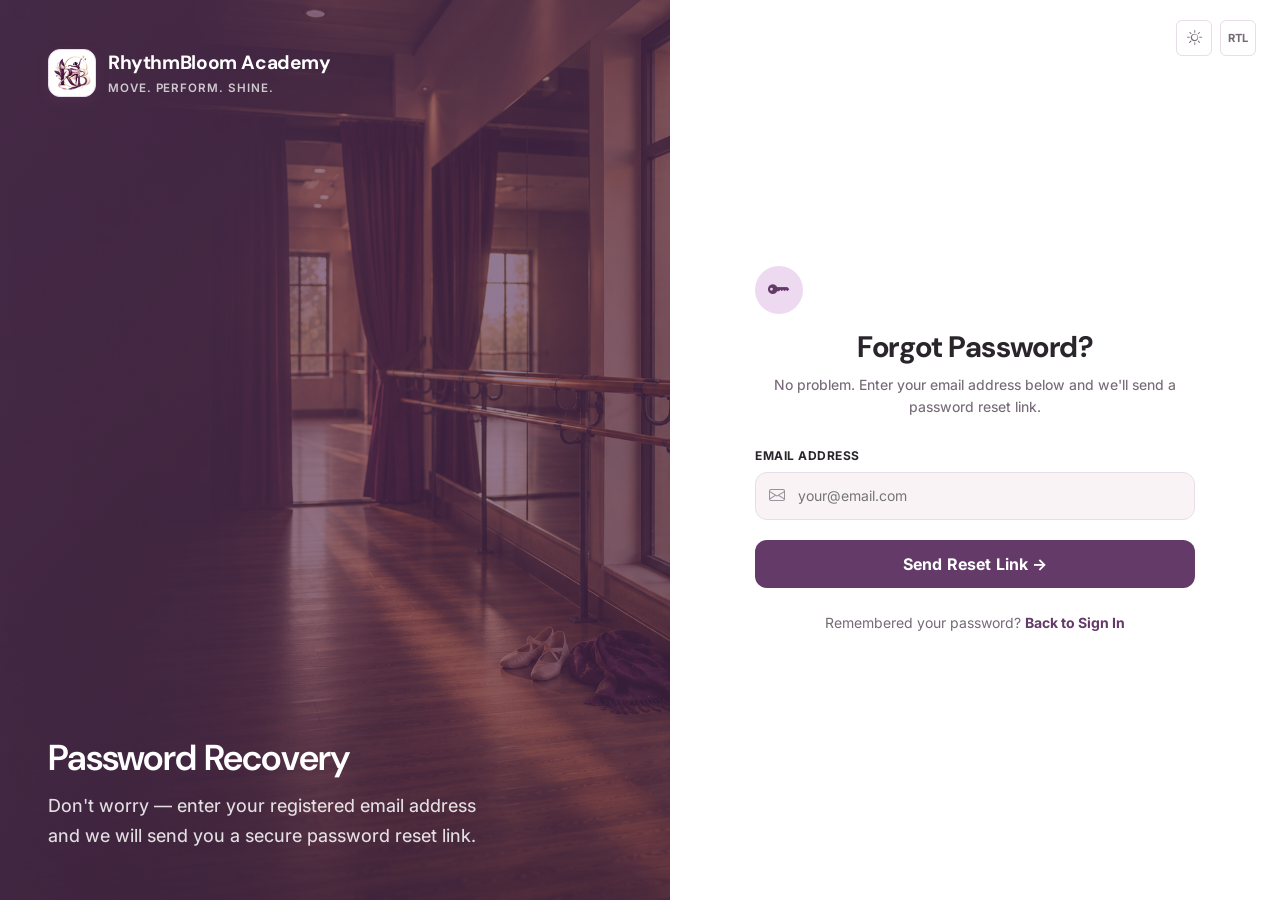
<file: forgot-password.html>
<!DOCTYPE html>
<html lang="en" data-theme="light" dir="ltr">
<head>
  <meta charset="UTF-8" />
  <meta name="viewport" content="width=device-width, initial-scale=1.0" />
  <title>Reset Password — RhythmBloom Academy</title>
  <meta name="description" content="Reset your parent portal password for RhythmBloom Academy." />
  <link rel="icon" type="image/png" href="images/logo.png" />
  <link rel="apple-touch-icon" href="images/logo.png" />
  <link rel="preconnect" href="https://fonts.googleapis.com" />
  <link rel="preconnect" href="https://fonts.gstatic.com" crossorigin />
  <link href="https://fonts.googleapis.com/css2?family=DM+Sans:opsz,wght@9..40,400;9..40,500;9..40,600;9..40,700;9..40,800&family=Inter:wght@400;500;600;700&display=swap" rel="stylesheet" />
  <link rel="stylesheet" href="https://cdn.jsdelivr.net/npm/bootstrap-icons@1.11.3/font/bootstrap-icons.min.css" />
  <link rel="stylesheet" href="css/main.css" />
  <link rel="stylesheet" href="css/header.css" />
  <link rel="stylesheet" href="css/components.css" />
  <link rel="stylesheet" href="css/auth.css" />
  <link rel="stylesheet" href="css/dark-theme.css" />
  <link rel="stylesheet" href="css/rtl.css" />
  <link rel="stylesheet" href="css/desktop.css" />
  <link rel="stylesheet" href="css/tablet.css" />
  <link rel="stylesheet" href="css/mobile.css" />
</head>
<body class="auth-page">

<div class="auth-layout">
  <!-- Left Visual Pane -->
  <div class="auth-visual-pane">
    <div class="auth-visual-bg">
      <img src="images/forgotpassword-bg.png" alt="Dance studio rehearsal" />
    </div>
    <div class="auth-visual-content">
      <a href="index.html" class="auth-brand" style="margin-bottom:auto;">
        <div class="auth-logo-wrap">
          <img src="images/logo.png" alt="RhythmBloom Academy Logo" class="rb-logo-light" />
          <img src="images/dark_logo.png" alt="RhythmBloom Academy Logo" class="rb-logo-dark" style="display:none;" />
        </div>
        <div class="auth-brand-text">
          <span class="auth-brand-name">RhythmBloom Academy</span>
          <span class="auth-brand-tagline">Move. Perform. Shine.</span>
        </div>
      </a>

      <div style="margin-top:auto;">
        <h2 style="font-family:var(--font-heading); font-size:clamp(1.75rem,3.5vw,2.25rem); font-weight:600; color:white; margin-bottom:12px;">
          Password Recovery
        </h2>
        <p style="color:rgba(255,255,255,0.85); font-size:var(--text-md); line-height:1.7; max-width:440px;">
          Don't worry — enter your registered email address and we will send you a secure password reset link.
        </p>
      </div>
    </div>
  </div>

  <!-- Right Form Pane -->
  <div class="auth-form-pane">
    <!-- Topbar toggles -->
    <div class="auth-controls" style="position:absolute; top:20px; right:24px; display:flex; gap:8px;">
      <button class="rb-icon-btn" data-theme-toggle title="Toggle Dark Mode" aria-label="Toggle Dark Mode">
        <i class="bi bi-sun theme-icon-light"></i>
        <i class="bi bi-moon-stars theme-icon-dark" style="display:none"></i>
      </button>
      <button class="rb-icon-btn" data-dir-toggle title="Switch to RTL" aria-label="Switch RTL">
        <span class="dir-label" style="font-size:0.7rem;font-weight:700">RTL</span>
      </button>
    </div>

    <div class="auth-card">
      <div style="width:48px; height:48px; background:var(--primary-subtle); border-radius:50%; display:flex; align-items:center; justify-content:center; color:var(--primary); font-size:22px; margin-bottom:16px;">
        <i class="bi bi-key-fill"></i>
      </div>

      <h1 class="auth-card-title">Forgot Password?</h1>
      <p class="auth-card-subtitle">No problem. Enter your email address below and we'll send a password reset link.</p>

      <form id="forgot-form" novalidate>
        <div class="auth-form-group">
          <label class="auth-label" for="forgot-email">Email Address</label>
          <div class="auth-input-wrap">
            <i class="bi bi-envelope auth-input-icon"></i>
            <input type="email" id="forgot-email" class="auth-input" placeholder="your@email.com" required />
          </div>
        </div>

        <button type="submit" class="auth-submit btn-primary btn-lg" style="width:100%; justify-content:center;">
          Send Reset Link &rarr;
        </button>
      </form>

      <!-- Success state (hidden by default) -->
      <div id="forgot-success" style="display:none; text-align:center; padding:24px 0;">
        <div style="width:60px; height:60px; background:var(--success-subtle,#E8F5EE); border-radius:50%; display:flex; align-items:center; justify-content:center; color:var(--success); font-size:28px; margin:0 auto 16px;">
          <i class="bi bi-check-circle-fill"></i>
        </div>
        <h3 style="font-family:var(--font-heading); font-size:1.25rem; font-weight:600; margin-bottom:8px;">Reset Link Sent!</h3>
        <p style="font-size:var(--text-sm); color:var(--text-muted); line-height:1.6; margin-bottom:20px;">
          We've sent an email to your inbox with instructions to reset your password. Please check your spam folder if you don't see it within a few minutes.
        </p>
        <a href="login.html" class="btn-secondary w-100" style="justify-content:center;">Return to Login</a>
      </div>

      <div class="auth-footer-text">
        Remembered your password? <a href="login.html" class="auth-link">Back to Sign In</a>
      </div>
    </div>
  </div>
</div>

<div class="toast-container" aria-live="polite"></div>

<script src="js/main.js"></script>
<script src="js/auth.js"></script>
</body>
</html>
</file>
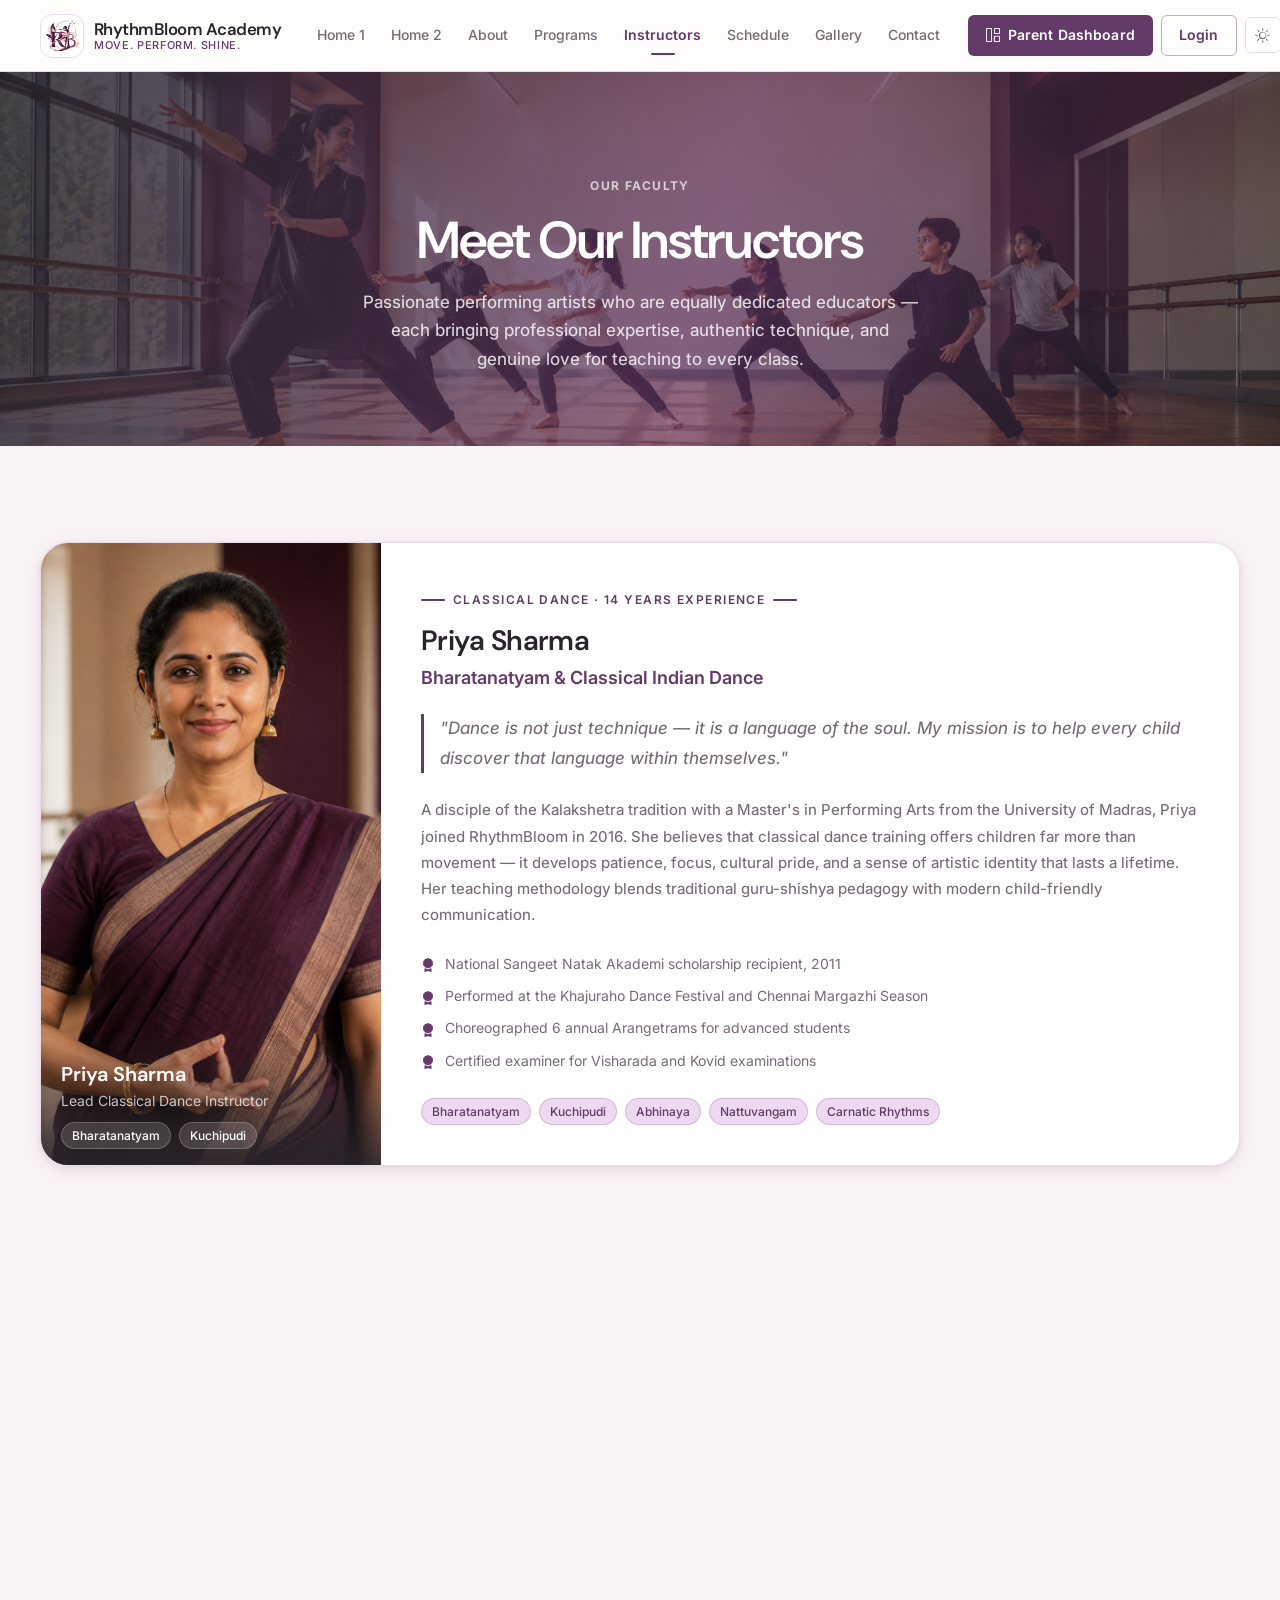
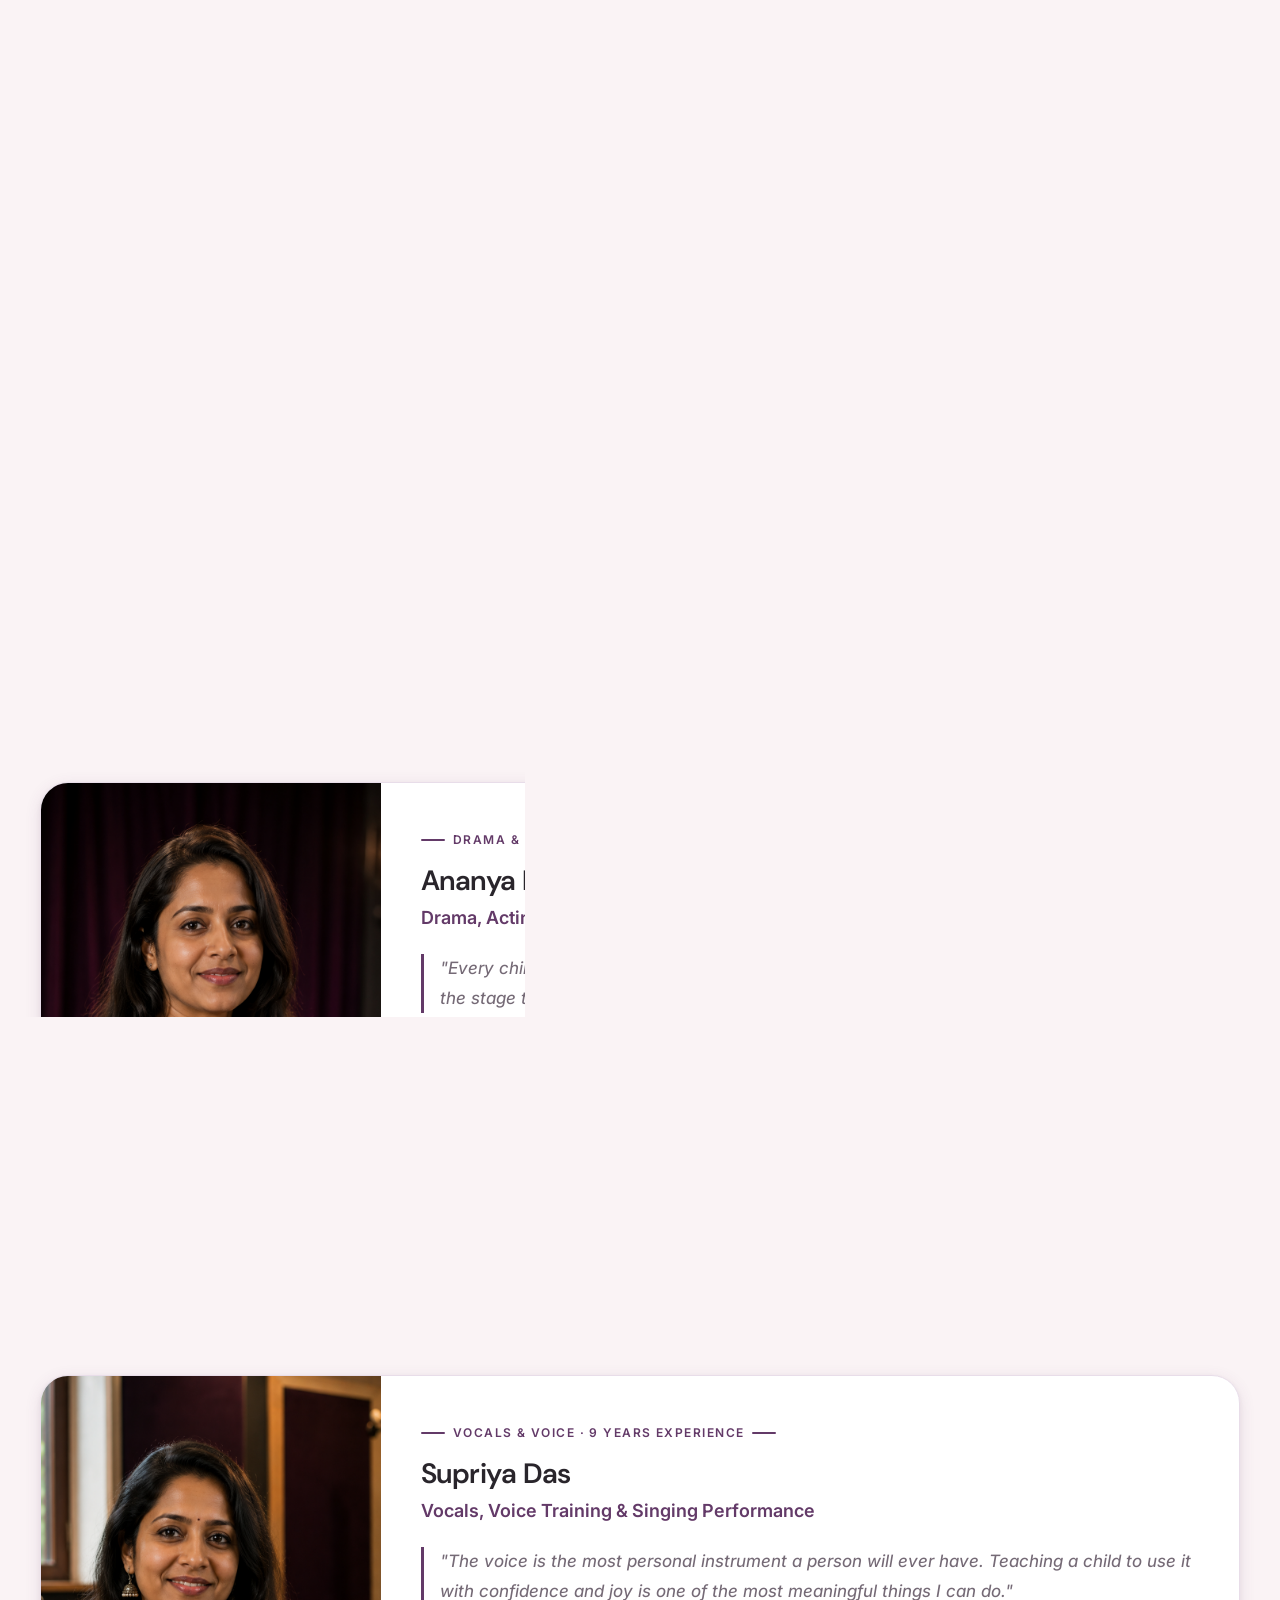
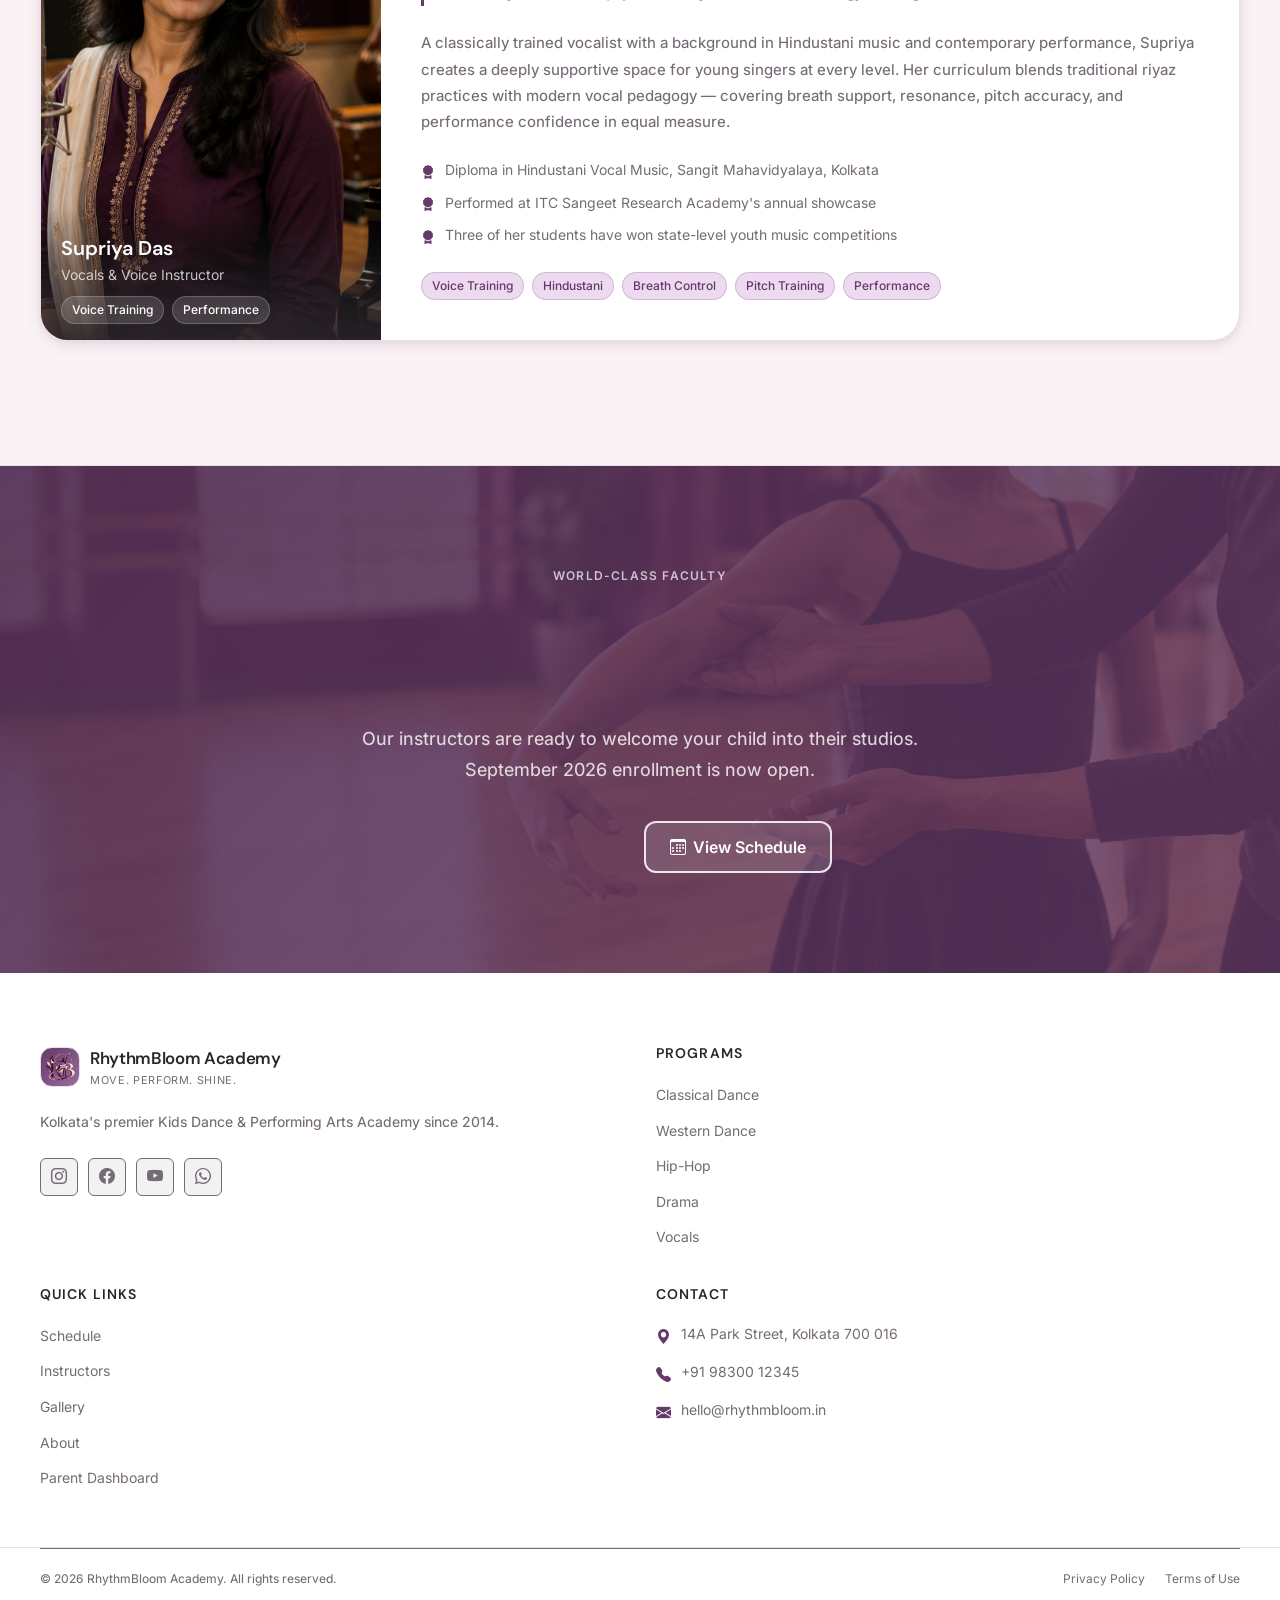
<file: instructors.html>
<!DOCTYPE html>
<html lang="en" data-theme="light" dir="ltr">
<head>
  <meta charset="UTF-8" />
  <meta name="viewport" content="width=device-width, initial-scale=1.0" />
  <title>Instructors — Meet Our Faculty | RhythmBloom Academy</title>
  <meta name="description" content="Meet the passionate and qualified performing arts instructors at RhythmBloom Academy — specialists in classical dance, western dance, hip-hop, drama, and vocals." />
  <link rel="icon" type="image/png" href="images/logo.png" />
  <link rel="apple-touch-icon" href="images/logo.png" />
  <link rel="preconnect" href="https://fonts.googleapis.com" />
  <link rel="preconnect" href="https://fonts.gstatic.com" crossorigin />
  <link href="https://fonts.googleapis.com/css2?family=DM+Sans:opsz,wght@9..40,400;9..40,600;9..40,700;9..40,800&family=Inter:wght@400;500;600;700&display=swap" rel="stylesheet" />
  <link rel="stylesheet" href="https://cdn.jsdelivr.net/npm/bootstrap-icons@1.11.3/font/bootstrap-icons.min.css" />
  <link rel="stylesheet" href="css/main.css" />
  <link rel="stylesheet" href="css/header.css" />
  <link rel="stylesheet" href="css/components.css" />
  <link rel="stylesheet" href="css/dark-theme.css" />
  <link rel="stylesheet" href="css/rtl.css" />
  <link rel="stylesheet" href="css/desktop.css" />
  <link rel="stylesheet" href="css/tablet.css" />
  <link rel="stylesheet" href="css/mobile.css" />
  <style>
    .page-hero { padding:100px 0 72px; background:linear-gradient(135deg,var(--primary) 0%,#9B6BA0 100%); position:relative; overflow:hidden; }
    .page-hero::before { content:''; position:absolute; top:-80px; right:-80px; width:400px; height:400px; border-radius:50%; background:rgba(255,255,255,.06); }
    .instructor-profile { display:grid; grid-template-columns:340px 1fr; gap:40px; align-items:start; background:var(--bg-card); border:1px solid var(--divider); border-radius:var(--radius-xl); overflow:hidden; box-shadow:var(--shadow-md); margin-bottom:28px; transition:box-shadow var(--trans-base); }
    .instructor-profile:hover { box-shadow:var(--shadow-lg); }
    .instructor-profile-img { position:relative; height:100%; min-height:420px; }
    .instructor-profile-img img { width:100%; height:100%; object-fit:cover; object-position:center top; }
    .instructor-profile-img-overlay { position:absolute; bottom:0; left:0; right:0; padding:24px 20px 16px; background:linear-gradient(to top,rgba(41,37,43,.9) 0%,transparent 100%); }
    .instructor-profile-body { padding:40px 40px 40px 0; }
    .instructor-quote { font-style:italic; font-size:1.0625rem; color:var(--text-secondary); line-height:1.75; border-left:3px solid var(--primary); padding-left:16px; margin-bottom:24px; }
    .instructor-approach { font-size:.9375rem; color:var(--text-secondary); line-height:1.75; margin-bottom:24px; }
    .instructor-achievements { display:flex; flex-direction:column; gap:8px; margin-bottom:24px; }
    .instructor-achievement { display:flex; align-items:flex-start; gap:10px; font-size:.875rem; color:var(--text-secondary); }
    .instructor-achievement i { color:var(--primary); margin-top:2px; flex-shrink:0; }
    @media(max-width:900px) { .instructor-profile { grid-template-columns:1fr; } .instructor-profile-img { min-height:280px; } .instructor-profile-body { padding:24px; } }
    @media(max-width:576px) { .instructor-profile-body { padding:18px; } }
  </style>
</head>
<body>

<nav class="rb-navbar" role="navigation" aria-label="Main navigation">
  <div class="nav-inner">
    <a href="index.html" class="rb-brand">
      <div class="rb-logo-wrap">
        <img src="images/logo.png" alt="RhythmBloom Academy Logo" class="rb-logo-light" />
        <img src="images/dark_logo.png" alt="RhythmBloom Academy Logo" class="rb-logo-dark" style="display:none;" />
      </div>
      <div class="rb-brand-text"><span class="rb-brand-name">RhythmBloom Academy</span><span class="rb-brand-tagline">Move. Perform. Shine.</span></div>
    </a>
    <nav class="rb-nav"><ul class="rb-nav-list">
      <li><a href="index.html" class="rb-nav-link">Home 1</a></li>
      <li><a href="home-2.html" class="rb-nav-link">Home 2</a></li>
      <li><a href="about.html" class="rb-nav-link">About</a></li>
      <li><a href="programs.html" class="rb-nav-link">Programs</a></li>
      <li><a href="instructors.html" class="rb-nav-link active">Instructors</a></li>
      <li><a href="schedule.html" class="rb-nav-link">Schedule</a></li>
      <li><a href="gallery.html" class="rb-nav-link">Gallery</a></li>
      <li><a href="contact.html" class="rb-nav-link">Contact</a></li>
    </ul></nav>
    <div class="rb-nav-right">
      <button class="rb-icon-btn" data-theme-toggle aria-label="Toggle theme"><i class="bi bi-sun theme-icon-light"></i><i class="bi bi-moon-stars theme-icon-dark" style="display:none"></i></button>
      <button class="rb-icon-btn" data-dir-toggle aria-label="Toggle RTL"><span class="dir-label" style="font-size:.7rem;font-weight:700">RTL</span></button>
      <a href="dashboard.html" class="btn-primary"><i class="bi bi-grid-1x2"></i> Parent Dashboard</a>
      <a href="login.html" class="btn-secondary">Login</a>
    </div>
    <div class="rb-toggler">
      <button class="rb-menu-toggle" aria-label="Open menu"><i class="bi bi-list"></i></button>
    </div>
  </div>
</nav>
<div class="rb-mobile-menu">
  <ul class="rb-mobile-nav-list">
    <li><a href="index.html" class="rb-mobile-nav-link">Home 1</a></li>
    <li><a href="home-2.html" class="rb-mobile-nav-link">Home 2</a></li>
    <li><a href="about.html" class="rb-mobile-nav-link">About</a></li>
    <li><a href="programs.html" class="rb-mobile-nav-link">Programs</a></li>
    <li><a href="instructors.html" class="rb-mobile-nav-link active">Instructors</a></li>
    <li><a href="schedule.html" class="rb-mobile-nav-link">Schedule</a></li>
    <li><a href="gallery.html" class="rb-mobile-nav-link">Gallery</a></li>
    <li><a href="contact.html" class="rb-mobile-nav-link">Contact</a></li>
  </ul>
  <div class="rb-mobile-actions">
    <a href="dashboard.html" class="btn-primary" style="width:100%;justify-content:center;"><i class="bi bi-grid-1x2"></i> Parent Dashboard</a>
    <a href="login.html" class="btn-secondary" style="width:100%;justify-content:center;">Login</a>
    <div style="display:flex;align-items:center;justify-content:center;gap:12px;margin-top:6px;">
      <button class="rb-icon-btn" data-theme-toggle title="Toggle Dark Mode" aria-label="Toggle Dark Mode">
        <i class="bi bi-sun theme-icon-light"></i>
        <i class="bi bi-moon-stars theme-icon-dark" style="display:none"></i>
      </button>
      <button class="rb-icon-btn" data-dir-toggle title="Switch to RTL" aria-label="Switch to RTL">
        <span class="dir-label" style="font-size:0.7rem;font-weight:700;">RTL</span>
      </button>
    </div>
  </div>
</div>

<section class="page-hero">
  <div class="page-hero-bg"><img src="images/instructors-hero.png" alt="Faculty hero banner" /></div>
  <div class="container" style="position:relative;z-index:1;">
    <div class="text-center" style="color:white;position:relative;z-index:1;">
      <span style="display:inline-block;font-size:var(--text-xs);font-weight:700;letter-spacing:.12em;text-transform:uppercase;color:rgba(255,255,255,.7);margin-bottom:14px;">Our Faculty</span>
      <h1 style="font-family:var(--font-heading);font-size:clamp(2rem,5vw,3.25rem);font-weight:600;color:white;margin-bottom:16px;letter-spacing:-.02em;">Meet Our Instructors</h1>
      <p style="font-size:1.0625rem;color:rgba(255,255,255,.82);max-width:560px;margin:0 auto;">Passionate performing artists who are equally dedicated educators — each bringing professional expertise, authentic technique, and genuine love for teaching to every class.</p>
    </div>
  </div>
</section>

<section class="section">
  <div class="container">

    <!-- Priya Sharma -->
    <div class="instructor-profile reveal">
      <div class="instructor-profile-img">
        <img src="images/teacher-1.png" alt="Priya Sharma — Classical Dance Instructor" loading="lazy" />
        <div class="instructor-profile-img-overlay">
          <div style="font-family:var(--font-heading);font-size:1.25rem;font-weight:600;color:white;">Priya Sharma</div>
          <div style="font-size:var(--text-sm);color:rgba(255,255,255,.75);">Lead Classical Dance Instructor</div>
          <div style="display:flex;gap:8px;margin-top:10px;flex-wrap:wrap;">
            <span class="tag" style="background:rgba(255,255,255,.15);color:white;border-color:rgba(255,255,255,.2);">Bharatanatyam</span>
            <span class="tag" style="background:rgba(255,255,255,.15);color:white;border-color:rgba(255,255,255,.2);">Kuchipudi</span>
          </div>
        </div>
      </div>
      <div class="instructor-profile-body">
        <span class="section-label" style="margin-bottom:14px;">Classical Dance · 14 Years Experience</span>
        <h2 style="font-family:var(--font-heading);font-size:1.75rem;font-weight:600;margin-bottom:6px;letter-spacing:-.02em;">Priya Sharma</h2>
        <p style="color:var(--primary);font-weight:600;font-size:var(--text-md);margin-bottom:20px;">Bharatanatyam & Classical Indian Dance</p>
        <p class="instructor-quote">"Dance is not just technique — it is a language of the soul. My mission is to help every child discover that language within themselves."</p>
        <p class="instructor-approach">A disciple of the Kalakshetra tradition with a Master's in Performing Arts from the University of Madras, Priya joined RhythmBloom in 2016. She believes that classical dance training offers children far more than movement — it develops patience, focus, cultural pride, and a sense of artistic identity that lasts a lifetime. Her teaching methodology blends traditional guru-shishya pedagogy with modern child-friendly communication.</p>
        <div class="instructor-achievements">
          <div class="instructor-achievement"><i class="bi bi-award-fill"></i><span>National Sangeet Natak Akademi scholarship recipient, 2011</span></div>
          <div class="instructor-achievement"><i class="bi bi-award-fill"></i><span>Performed at the Khajuraho Dance Festival and Chennai Margazhi Season</span></div>
          <div class="instructor-achievement"><i class="bi bi-award-fill"></i><span>Choreographed 6 annual Arangetrams for advanced students</span></div>
          <div class="instructor-achievement"><i class="bi bi-award-fill"></i><span>Certified examiner for Visharada and Kovid examinations</span></div>
        </div>
        <div style="display:flex;flex-wrap:wrap;gap:8px;">
          <span class="tag">Bharatanatyam</span><span class="tag">Kuchipudi</span><span class="tag">Abhinaya</span><span class="tag">Nattuvangam</span><span class="tag">Carnatic Rhythms</span>
        </div>
      </div>
    </div>

    <!-- Meera Kapoor -->
    <div class="instructor-profile reveal">
      <div class="instructor-profile-img">
        <img src="images/teacher-2.png" alt="Meera Kapoor — Western Dance Instructor" loading="lazy" />
        <div class="instructor-profile-img-overlay">
          <div style="font-family:var(--font-heading);font-size:1.25rem;font-weight:600;color:white;">Meera Kapoor</div>
          <div style="font-size:var(--text-sm);color:rgba(255,255,255,.75);">Western Dance Instructor</div>
          <div style="display:flex;gap:8px;margin-top:10px;flex-wrap:wrap;">
            <span class="tag" style="background:rgba(255,255,255,.15);color:white;border-color:rgba(255,255,255,.2);">Contemporary</span>
            <span class="tag" style="background:rgba(255,255,255,.15);color:white;border-color:rgba(255,255,255,.2);">Jazz</span>
          </div>
        </div>
      </div>
      <div class="instructor-profile-body">
        <span class="section-label" style="margin-bottom:14px;">Western Dance · 10 Years Experience</span>
        <h2 style="font-family:var(--font-heading);font-size:1.75rem;font-weight:600;margin-bottom:6px;letter-spacing:-.02em;">Meera Kapoor</h2>
        <p style="color:var(--primary);font-weight:600;font-size:var(--text-md);margin-bottom:20px;">Contemporary, Jazz & Lyrical Dance</p>
        <p class="instructor-quote">"I want every child to walk out of class feeling stronger, more expressive, and more joyful than when they walked in. That is the real measure of a great class."</p>
        <p class="instructor-approach">Trained at the Shiamak Davar Institute of Performing Arts in Mumbai and further at the Broadway Dance Center in New York, Meera brings an international perspective to her classes. She specialises in fusing technical precision with creative freedom — building young dancers who can perform with both discipline and heart. Her intermediate and advanced classes regularly produce competition-winning choreographies.</p>
        <div class="instructor-achievements">
          <div class="instructor-achievement"><i class="bi bi-award-fill"></i><span>Featured choreographer at the Jio MAMI Mumbai Film Festival 2019</span></div>
          <div class="instructor-achievement"><i class="bi bi-award-fill"></i><span>Trained under the Batsheva Dance Company masterclass series</span></div>
          <div class="instructor-achievement"><i class="bi bi-award-fill"></i><span>Her intermediate batch won Best Group at Kolkata Youth Dance Championship 2025</span></div>
        </div>
        <div style="display:flex;flex-wrap:wrap;gap:8px;">
          <span class="tag">Contemporary</span><span class="tag">Jazz</span><span class="tag">Lyrical</span><span class="tag">Ballet Foundation</span><span class="tag">Improvisation</span>
        </div>
      </div>
    </div>

    <!-- Rahul Singh -->
    <div class="instructor-profile reveal">
      <div class="instructor-profile-img">
        <img src="images/teacher-3.png" alt="Rahul Singh — Hip-Hop Instructor" loading="lazy" />
        <div class="instructor-profile-img-overlay">
          <div style="font-family:var(--font-heading);font-size:1.25rem;font-weight:600;color:white;">Rahul Singh</div>
          <div style="font-size:var(--text-sm);color:rgba(255,255,255,.75);">Hip-Hop Dance Instructor</div>
          <div style="display:flex;gap:8px;margin-top:10px;flex-wrap:wrap;">
            <span class="tag" style="background:rgba(255,255,255,.15);color:white;border-color:rgba(255,255,255,.2);">Breaking</span>
            <span class="tag" style="background:rgba(255,255,255,.15);color:white;border-color:rgba(255,255,255,.2);">Popping</span>
          </div>
        </div>
      </div>
      <div class="instructor-profile-body">
        <span class="section-label" style="margin-bottom:14px;">Hip-Hop Dance · 8 Years Experience</span>
        <h2 style="font-family:var(--font-heading);font-size:1.75rem;font-weight:600;margin-bottom:6px;letter-spacing:-.02em;">Rahul Singh</h2>
        <p style="color:var(--primary);font-weight:600;font-size:var(--text-md);margin-bottom:20px;">Hip-Hop, Breaking & Urban Dance</p>
        <p class="instructor-quote">"Hip-hop gave me a voice, a community, and a purpose. I want every kid who walks into my class to feel that same power — regardless of where they come from."</p>
        <p class="instructor-approach">A former national-level breaking champion with 8 years of teaching experience, Rahul's classes are a perfect balance of high energy and genuine craft. He takes great care to design age-appropriate content that respects hip-hop's rich cultural roots while creating a safe, inclusive, and wildly fun environment for children aged 7 to 16.</p>
        <div class="instructor-achievements">
          <div class="instructor-achievement"><i class="bi bi-award-fill"></i><span>National Breaking Championship — gold medalist, 2018 & 2020</span></div>
          <div class="instructor-achievement"><i class="bi bi-award-fill"></i><span>Workshop facilitator at Red Bull BC One Camp India, 2022</span></div>
          <div class="instructor-achievement"><i class="bi bi-award-fill"></i><span>Choreographed the RhythmBloom hip-hop showcase featured at Kolkata Youth Fest</span></div>
        </div>
        <div style="display:flex;flex-wrap:wrap;gap:8px;">
          <span class="tag">Breaking</span><span class="tag">Popping</span><span class="tag">Locking</span><span class="tag">Freestyle</span><span class="tag">Toprock</span>
        </div>
      </div>
    </div>

    <!-- Ananya Bose -->
    <div class="instructor-profile reveal">
      <div class="instructor-profile-img">
        <img src="images/ananya.png" alt="Ananya Bose — Drama Instructor" loading="lazy" />
        <div class="instructor-profile-img-overlay">
          <div style="font-family:var(--font-heading);font-size:1.25rem;font-weight:600;color:white;">Ananya Bose</div>
          <div style="font-size:var(--text-sm);color:rgba(255,255,255,.75);">Drama & Theatre Instructor</div>
          <div style="display:flex;gap:8px;margin-top:10px;flex-wrap:wrap;">
            <span class="tag" style="background:rgba(255,255,255,.15);color:white;border-color:rgba(255,255,255,.2);">Acting</span>
            <span class="tag" style="background:rgba(255,255,255,.15);color:white;border-color:rgba(255,255,255,.2);">Improv</span>
          </div>
        </div>
      </div>
      <div class="instructor-profile-body">
        <span class="section-label" style="margin-bottom:14px;">Drama & Theatre · 11 Years Experience</span>
        <h2 style="font-family:var(--font-heading);font-size:1.75rem;font-weight:600;margin-bottom:6px;letter-spacing:-.02em;">Ananya Bose</h2>
        <p style="color:var(--primary);font-weight:600;font-size:var(--text-md);margin-bottom:20px;">Drama, Acting & Theatrical Direction</p>
        <p class="instructor-quote">"Every child is already a storyteller. My job is simply to give them the tools, the courage, and the stage to share their stories with the world."</p>
        <p class="instructor-approach">A graduate of the National School of Drama, New Delhi, Ananya has over a decade of experience in both professional theatre and children's performing arts education. She uses play-based learning, improvisation, and devising techniques to build not just young actors — but confident communicators and creative thinkers ready for any stage life offers.</p>
        <div class="instructor-achievements">
          <div class="instructor-achievement"><i class="bi bi-award-fill"></i><span>National School of Drama graduate, Class of 2013</span></div>
          <div class="instructor-achievement"><i class="bi bi-award-fill"></i><span>Directed 8 full-scale children's theatrical productions at RhythmBloom</span></div>
          <div class="instructor-achievement"><i class="bi bi-award-fill"></i><span>Guest faculty at Jadavpur University Department of Comparative Literature</span></div>
        </div>
        <div style="display:flex;flex-wrap:wrap;gap:8px;">
          <span class="tag">Acting</span><span class="tag">Improvisation</span><span class="tag">Voice & Diction</span><span class="tag">Devising</span><span class="tag">Direction</span>
        </div>
      </div>
    </div>

    <!-- Supriya Das -->
    <div class="instructor-profile reveal">
      <div class="instructor-profile-img">
        <img src="images/supriya_das.png" alt="Supriya Das — Vocals Instructor" loading="lazy" />
        <div class="instructor-profile-img-overlay">
          <div style="font-family:var(--font-heading);font-size:1.25rem;font-weight:600;color:white;">Supriya Das</div>
          <div style="font-size:var(--text-sm);color:rgba(255,255,255,.75);">Vocals & Voice Instructor</div>
          <div style="display:flex;gap:8px;margin-top:10px;flex-wrap:wrap;">
            <span class="tag" style="background:rgba(255,255,255,.15);color:white;border-color:rgba(255,255,255,.2);">Voice Training</span>
            <span class="tag" style="background:rgba(255,255,255,.15);color:white;border-color:rgba(255,255,255,.2);">Performance</span>
          </div>
        </div>
      </div>
      <div class="instructor-profile-body">
        <span class="section-label" style="margin-bottom:14px;">Vocals & Voice · 9 Years Experience</span>
        <h2 style="font-family:var(--font-heading);font-size:1.75rem;font-weight:600;margin-bottom:6px;letter-spacing:-.02em;">Supriya Das</h2>
        <p style="color:var(--primary);font-weight:600;font-size:var(--text-md);margin-bottom:20px;">Vocals, Voice Training & Singing Performance</p>
        <p class="instructor-quote">"The voice is the most personal instrument a person will ever have. Teaching a child to use it with confidence and joy is one of the most meaningful things I can do."</p>
        <p class="instructor-approach">A classically trained vocalist with a background in Hindustani music and contemporary performance, Supriya creates a deeply supportive space for young singers at every level. Her curriculum blends traditional riyaz practices with modern vocal pedagogy — covering breath support, resonance, pitch accuracy, and performance confidence in equal measure.</p>
        <div class="instructor-achievements">
          <div class="instructor-achievement"><i class="bi bi-award-fill"></i><span>Diploma in Hindustani Vocal Music, Sangit Mahavidyalaya, Kolkata</span></div>
          <div class="instructor-achievement"><i class="bi bi-award-fill"></i><span>Performed at ITC Sangeet Research Academy's annual showcase</span></div>
          <div class="instructor-achievement"><i class="bi bi-award-fill"></i><span>Three of her students have won state-level youth music competitions</span></div>
        </div>
        <div style="display:flex;flex-wrap:wrap;gap:8px;">
          <span class="tag">Voice Training</span><span class="tag">Hindustani</span><span class="tag">Breath Control</span><span class="tag">Pitch Training</span><span class="tag">Performance</span>
        </div>
      </div>
    </div>

  </div>
</section>

<!-- CTA -->
<section class="cta-section">
  <div class="cta-bg"><img src="images/instructors-cta.png" alt="Dance studio" /></div>
  <div class="container">
    <div class="cta-content reveal">
      <p class="cta-label">World-Class Faculty</p>
      <h2 class="cta-title">Join Our Next Performing Arts Term</h2>
      <p class="cta-desc">Our instructors are ready to welcome your child into their studios. September 2026 enrollment is now open.</p>
      <div class="cta-actions">
        <a href="dashboard.html" class="btn-primary btn-xl"><i class="bi bi-person-plus-fill"></i> Enroll Now</a>
        <a href="schedule.html" class="btn-ghost btn-xl"><i class="bi bi-calendar3"></i> View Schedule</a>
      </div>
    </div>
  </div>
</section>

<footer class="rb-footer">
  <div class="container">
    <div class="footer-grid">
      <div><a href="index.html" class="footer-brand" style="text-decoration:none;color:inherit;"><div class="footer-logo-wrap"><img src="images/logo.png" alt="RhythmBloom Academy Logo" class="rb-logo-light" /><img src="images/dark_logo.png" alt="RhythmBloom Academy Logo" class="rb-logo-dark" style="display:none;" /></div><div><div class="footer-brand-name">RhythmBloom Academy</div><div class="footer-brand-tagline">Move. Perform. Shine.</div></div></a><p class="footer-about">Kolkata's premier Kids Dance & Performing Arts Academy since 2014.</p><div class="footer-social"><a href="#" class="footer-social-link" aria-label="Instagram"><i class="bi bi-instagram"></i></a><a href="#" class="footer-social-link" aria-label="Facebook"><i class="bi bi-facebook"></i></a><a href="#" class="footer-social-link" aria-label="YouTube"><i class="bi bi-youtube"></i></a><a href="#" class="footer-social-link" aria-label="WhatsApp"><i class="bi bi-whatsapp"></i></a></div></div>
      <div><h4 class="footer-col-title">Programs</h4><ul class="footer-links"><li><a href="programs.html#classical">Classical Dance</a></li><li><a href="programs.html#western">Western Dance</a></li><li><a href="programs.html#hiphop">Hip-Hop</a></li><li><a href="programs.html#drama">Drama</a></li><li><a href="programs.html#vocals">Vocals</a></li></ul></div>
      <div><h4 class="footer-col-title">Quick Links</h4><ul class="footer-links"><li><a href="schedule.html">Schedule</a></li><li><a href="instructors.html">Instructors</a></li><li><a href="gallery.html">Gallery</a></li><li><a href="about.html">About</a></li><li><a href="dashboard.html">Parent Dashboard</a></li></ul></div>
      <div><h4 class="footer-col-title">Contact</h4><div class="footer-contact-item"><i class="bi bi-geo-alt-fill"></i><span>14A Park Street, Kolkata 700 016</span></div><div class="footer-contact-item"><i class="bi bi-telephone-fill"></i><span>+91 98300 12345</span></div><div class="footer-contact-item"><i class="bi bi-envelope-fill"></i><span>hello@rhythmbloom.in</span></div></div>
    </div>
  </div>
  <div class="divider"></div>
  <div class="container"><div class="footer-bottom"><p class="footer-copy">&copy; 2026 RhythmBloom Academy. All rights reserved.</p><div class="footer-bottom-links"><a href="#">Privacy Policy</a><a href="#">Terms of Use</a></div></div></div>
</footer>
<div class="toast-container" aria-live="polite"></div>
<script src="js/main.js"></script>
</body>
</html>
</file>
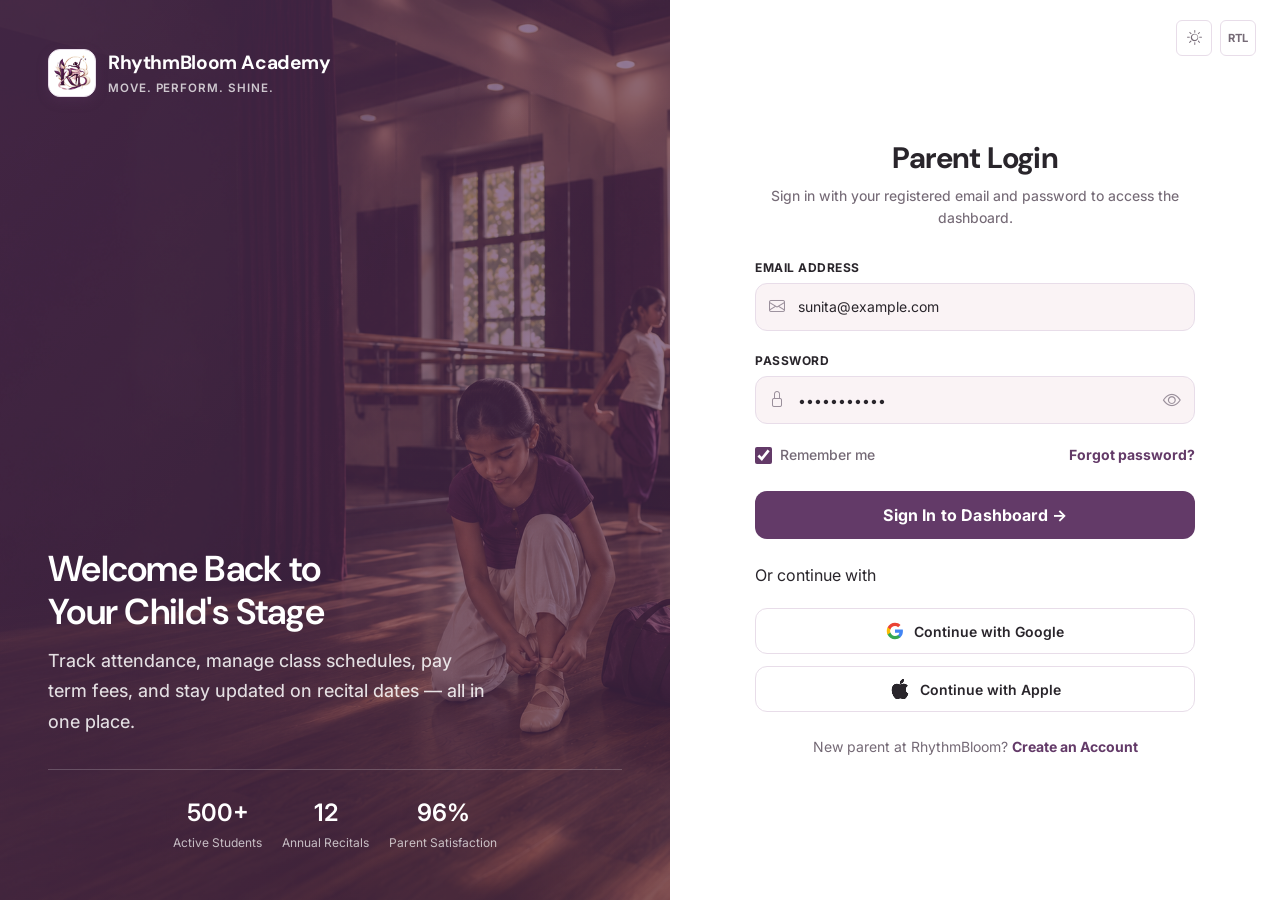
<file: login.html>
<!DOCTYPE html>
<html lang="en" data-theme="light" dir="ltr">
<head>
  <meta charset="UTF-8" />
  <meta name="viewport" content="width=device-width, initial-scale=1.0" />
  <title>Parent Portal Login — RhythmBloom Academy</title>
  <meta name="description" content="Log in to the RhythmBloom Academy Parent Portal to manage child enrollment, track class attendance, pay fees, and access recital information." />
  <link rel="icon" type="image/png" href="images/logo.png" />
  <link rel="apple-touch-icon" href="images/logo.png" />
  <link rel="preconnect" href="https://fonts.googleapis.com" />
  <link rel="preconnect" href="https://fonts.gstatic.com" crossorigin />
  <link href="https://fonts.googleapis.com/css2?family=DM+Sans:opsz,wght@9..40,400;9..40,500;9..40,600;9..40,700;9..40,800&family=Inter:wght@400;500;600;700&display=swap" rel="stylesheet" />
  <link rel="stylesheet" href="https://cdn.jsdelivr.net/npm/bootstrap-icons@1.11.3/font/bootstrap-icons.min.css" />
  <link rel="stylesheet" href="css/main.css" />
  <link rel="stylesheet" href="css/header.css" />
  <link rel="stylesheet" href="css/components.css" />
  <link rel="stylesheet" href="css/auth.css" />
  <link rel="stylesheet" href="css/dark-theme.css" />
  <link rel="stylesheet" href="css/rtl.css" />
  <link rel="stylesheet" href="css/desktop.css" />
  <link rel="stylesheet" href="css/tablet.css" />
  <link rel="stylesheet" href="css/mobile.css" />
</head>
<body class="auth-page">

<div class="auth-layout">
  <!-- Left Visual Pane -->
  <div class="auth-visual-pane">
    <div class="auth-visual-bg">
      <img src="images/login-bg.png" alt="RhythmBloom Academy performing arts stage" />
    </div>
    <div class="auth-visual-content">
      <a href="index.html" class="auth-brand" style="margin-bottom:auto;">
        <div class="auth-logo-wrap">
          <img src="images/logo.png" alt="RhythmBloom Academy Logo" class="rb-logo-light" />
          <img src="images/dark_logo.png" alt="RhythmBloom Academy Logo" class="rb-logo-dark" style="display:none;" />
        </div>
        <div class="auth-brand-text">
          <span class="auth-brand-name">RhythmBloom Academy</span>
          <span class="auth-brand-tagline">Move. Perform. Shine.</span>
        </div>
      </a>

      <div style="margin-top:auto;">
        <h2 style="font-family:var(--font-heading); font-size:clamp(1.75rem,3.5vw,2.25rem); font-weight:600; color:white; margin-bottom:12px;">
          Welcome Back to<br>Your Child's Stage
        </h2>
        <p style="color:rgba(255,255,255,0.85); font-size:var(--text-md); line-height:1.7; max-width:440px;">
          Track attendance, manage class schedules, pay term fees, and stay updated on recital dates — all in one place.
        </p>

        <div class="auth-visual-stats" style="display:flex; justify-content:center; align-items:center; gap:20px; margin-top:32px; padding-top:24px; border-top:1px solid rgba(255,255,255,0.2); text-align:center;">
          <div style="text-align:center;">
            <div style="font-weight:600; font-size:1.5rem; color:white;">500+</div>
            <div style="font-size:var(--text-xs); color:rgba(255,255,255,0.7);">Active Students</div>
          </div>
          <div style="text-align:center;">
            <div style="font-weight:600; font-size:1.5rem; color:white;">12</div>
            <div style="font-size:var(--text-xs); color:rgba(255,255,255,0.7);">Annual Recitals</div>
          </div>
          <div style="text-align:center;">
            <div style="font-weight:600; font-size:1.5rem; color:white;">96%</div>
            <div style="font-size:var(--text-xs); color:rgba(255,255,255,0.7);">Parent Satisfaction</div>
          </div>
        </div>
      </div>
    </div>
  </div>

  <!-- Right Form Pane -->
  <div class="auth-form-pane">
    <!-- Topbar toggles -->
    <div class="auth-controls" style="position:absolute; top:20px; right:24px; display:flex; gap:8px;">
      <button class="rb-icon-btn" data-theme-toggle title="Toggle Dark Mode" aria-label="Toggle Dark Mode">
        <i class="bi bi-sun theme-icon-light"></i>
        <i class="bi bi-moon-stars theme-icon-dark" style="display:none"></i>
      </button>
      <button class="rb-icon-btn" data-dir-toggle title="Switch to RTL" aria-label="Switch RTL">
        <span class="dir-label" style="font-size:0.7rem;font-weight:700">RTL</span>
      </button>
    </div>

    <div class="auth-card">
      <h1 class="auth-card-title">Parent Login</h1>
      <p class="auth-card-subtitle">Sign in with your registered email and password to access the dashboard.</p>

      <form id="login-form" novalidate>
        <div class="auth-form-group">
          <label class="auth-label" for="login-email">Email Address</label>
          <div class="auth-input-wrap">
            <i class="bi bi-envelope auth-input-icon"></i>
            <input type="email" id="login-email" class="auth-input" placeholder="sunita@example.com" value="sunita@example.com" required />
          </div>
        </div>

        <div class="auth-form-group">
          <label class="auth-label" for="login-password">Password</label>
          <div class="auth-input-wrap">
            <i class="bi bi-lock auth-input-icon"></i>
            <input type="password" id="login-password" class="auth-input" placeholder="••••••••" value="password123" required />
            <button type="button" class="auth-input-toggle" aria-label="Toggle password visibility">
              <i class="bi bi-eye"></i>
            </button>
          </div>
        </div>

        <div class="auth-options-row">
          <label class="auth-remember">
            <input type="checkbox" id="remember-me" checked />
            Remember me
          </label>
          <a href="forgot-password.html" class="auth-forgot-link">Forgot password?</a>
        </div>

        <button type="submit" class="auth-submit btn-primary btn-lg" style="width:100%; justify-content:center;">
          Sign In to Dashboard &rarr;
        </button>
      </form>

      <div class="auth-divider"><span>Or continue with</span></div>

      <div class="auth-social-buttons">
        <button type="button" class="auth-social-btn" data-provider="Google">
          <svg class="auth-social-svg" width="18" height="18" viewBox="0 0 24 24"><path fill="#4285F4" d="M22.56 12.25c0-.78-.07-1.53-.2-2.25H12v4.26h5.92c-.26 1.37-1.04 2.53-2.21 3.31v2.77h3.57c2.08-1.92 3.28-4.74 3.28-8.09z"/><path fill="#34A853" d="M12 23c2.97 0 5.46-.98 7.28-2.66l-3.57-2.77c-.98.66-2.23 1.06-3.71 1.06-2.86 0-5.29-1.93-6.16-4.53H2.18v2.84C3.99 20.53 7.7 23 12 23z"/><path fill="#FBBC05" d="M5.84 14.1c-.22-.66-.35-1.36-.35-2.1s.13-1.44.35-2.1V7.06H2.18C1.43 8.55 1 10.22 1 12s.43 3.45 1.18 4.94l2.85-2.22.81-.62z"/><path fill="#EA4335" d="M12 5.38c1.62 0 3.06.56 4.21 1.64l3.15-3.15C17.45 2.09 14.97 1 12 1 7.7 1 3.99 3.47 2.18 7.06l3.66 2.84c.87-2.6 3.3-4.52 6.16-4.52z"/></svg>
          <span class="auth-social-label">Continue with Google</span>
        </button>
        <button type="button" class="auth-social-btn" data-provider="Apple">
          <i class="bi bi-apple" style="font-size:20px;color:var(--text-primary);"></i>
          <span class="auth-social-label">Continue with Apple</span>
        </button>
      </div>

      <div class="auth-footer-text">
        New parent at RhythmBloom? <a href="signup.html" class="auth-link">Create an Account</a>
      </div>
    </div>
  </div>
</div>

<div class="toast-container" aria-live="polite"></div>

<script src="js/main.js"></script>
<script src="js/auth.js"></script>
</body>
</html>
</file>
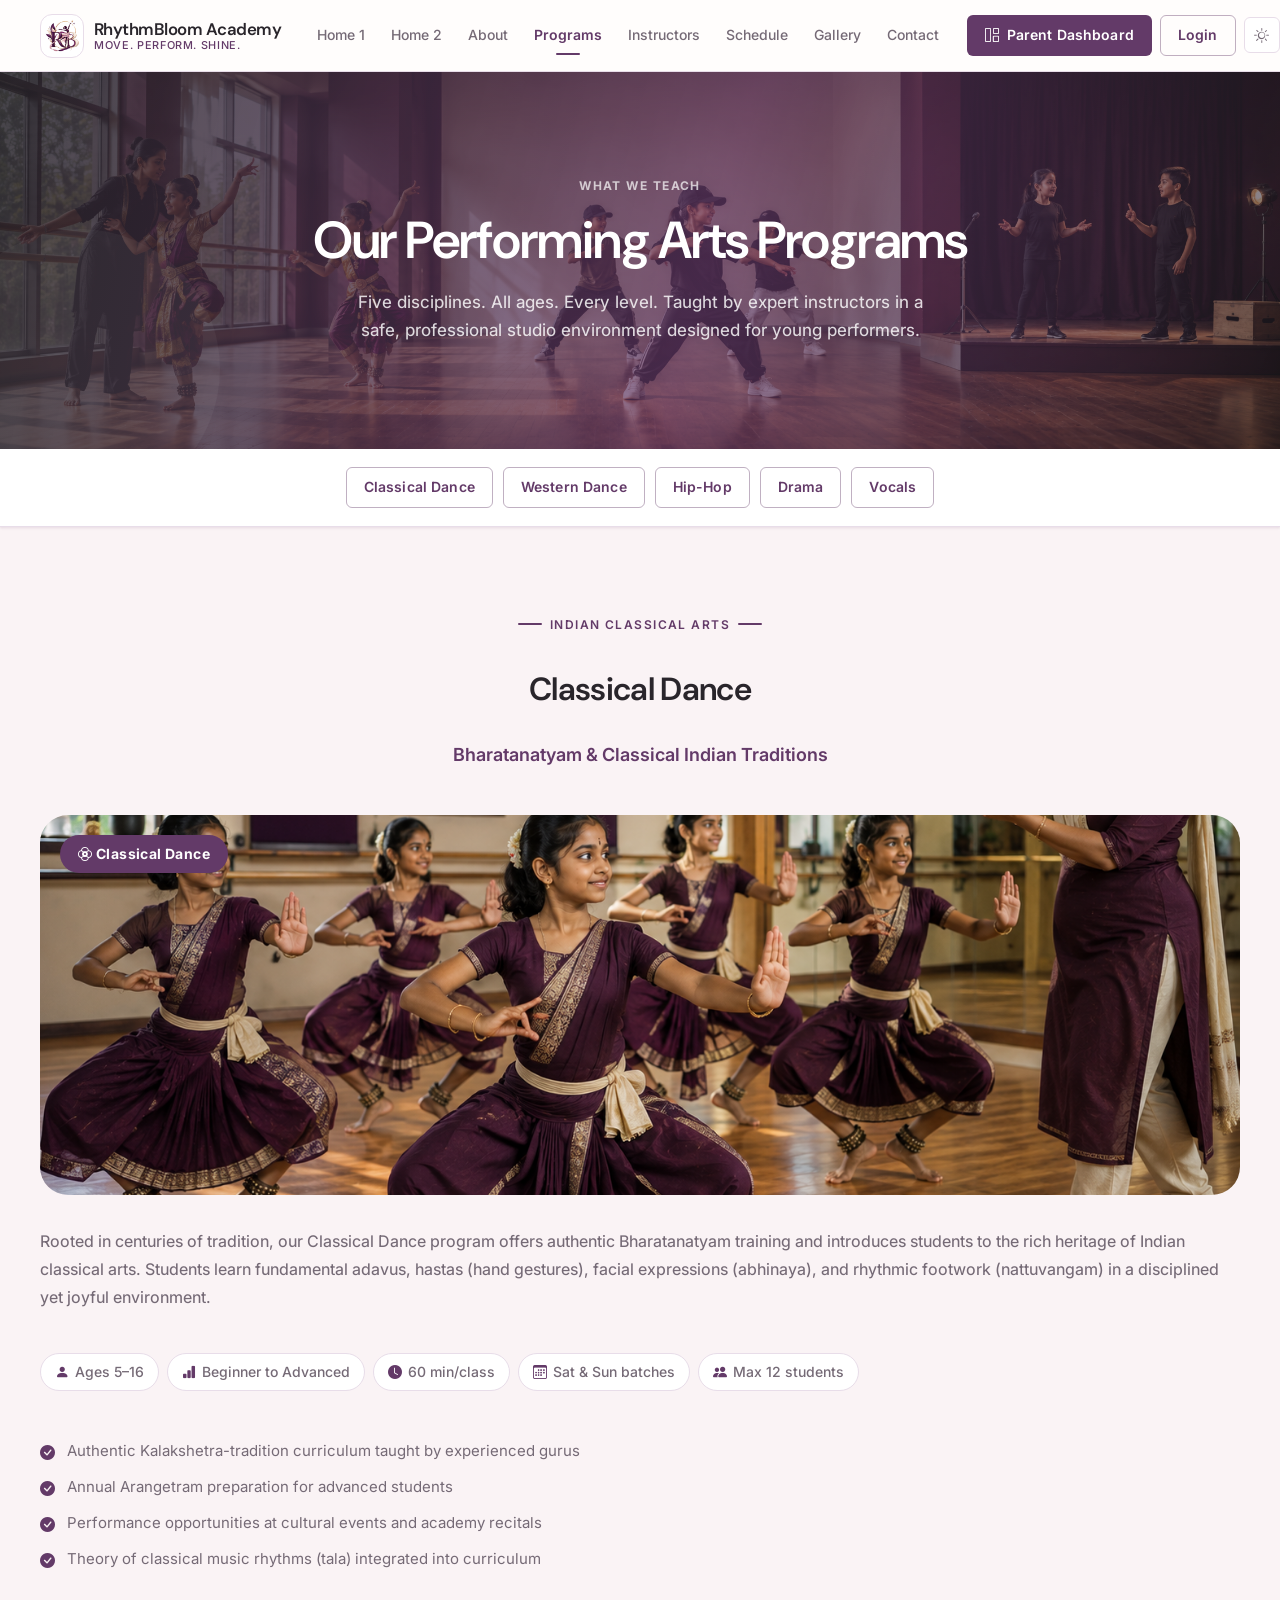
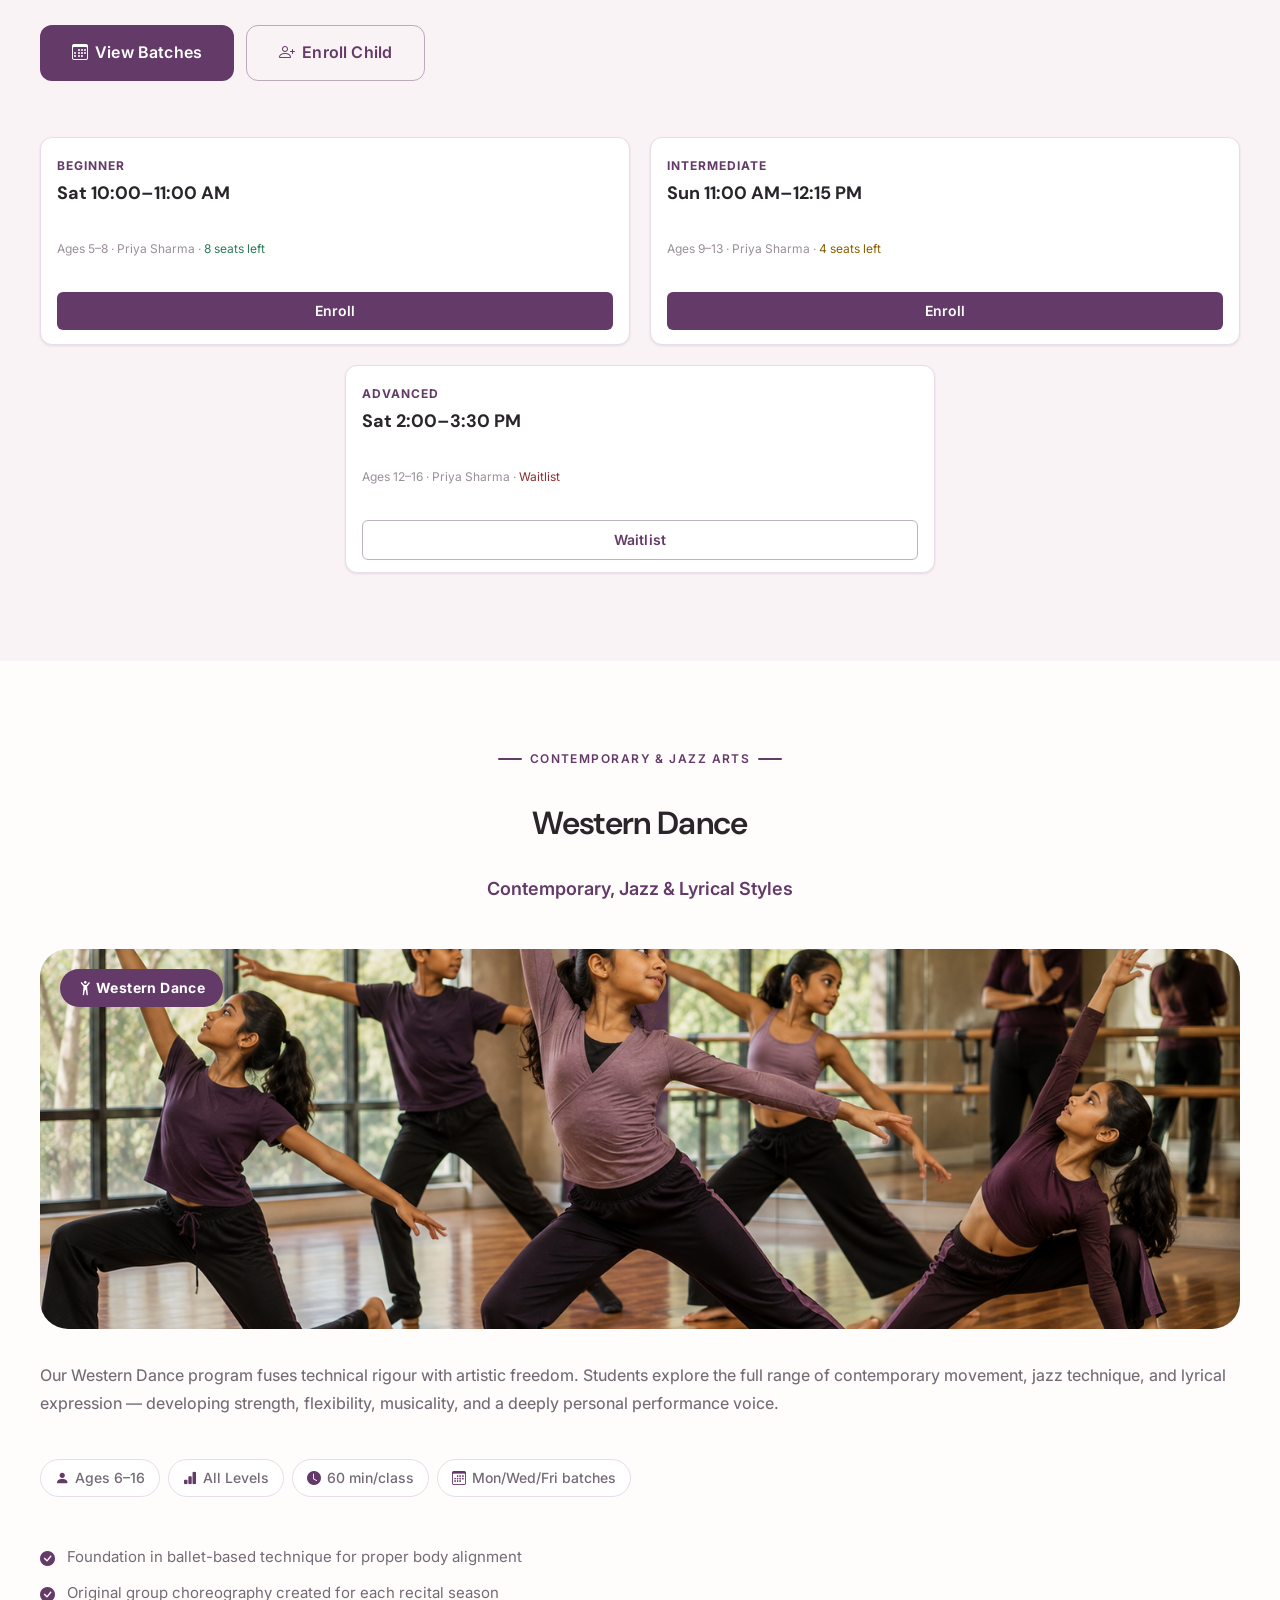
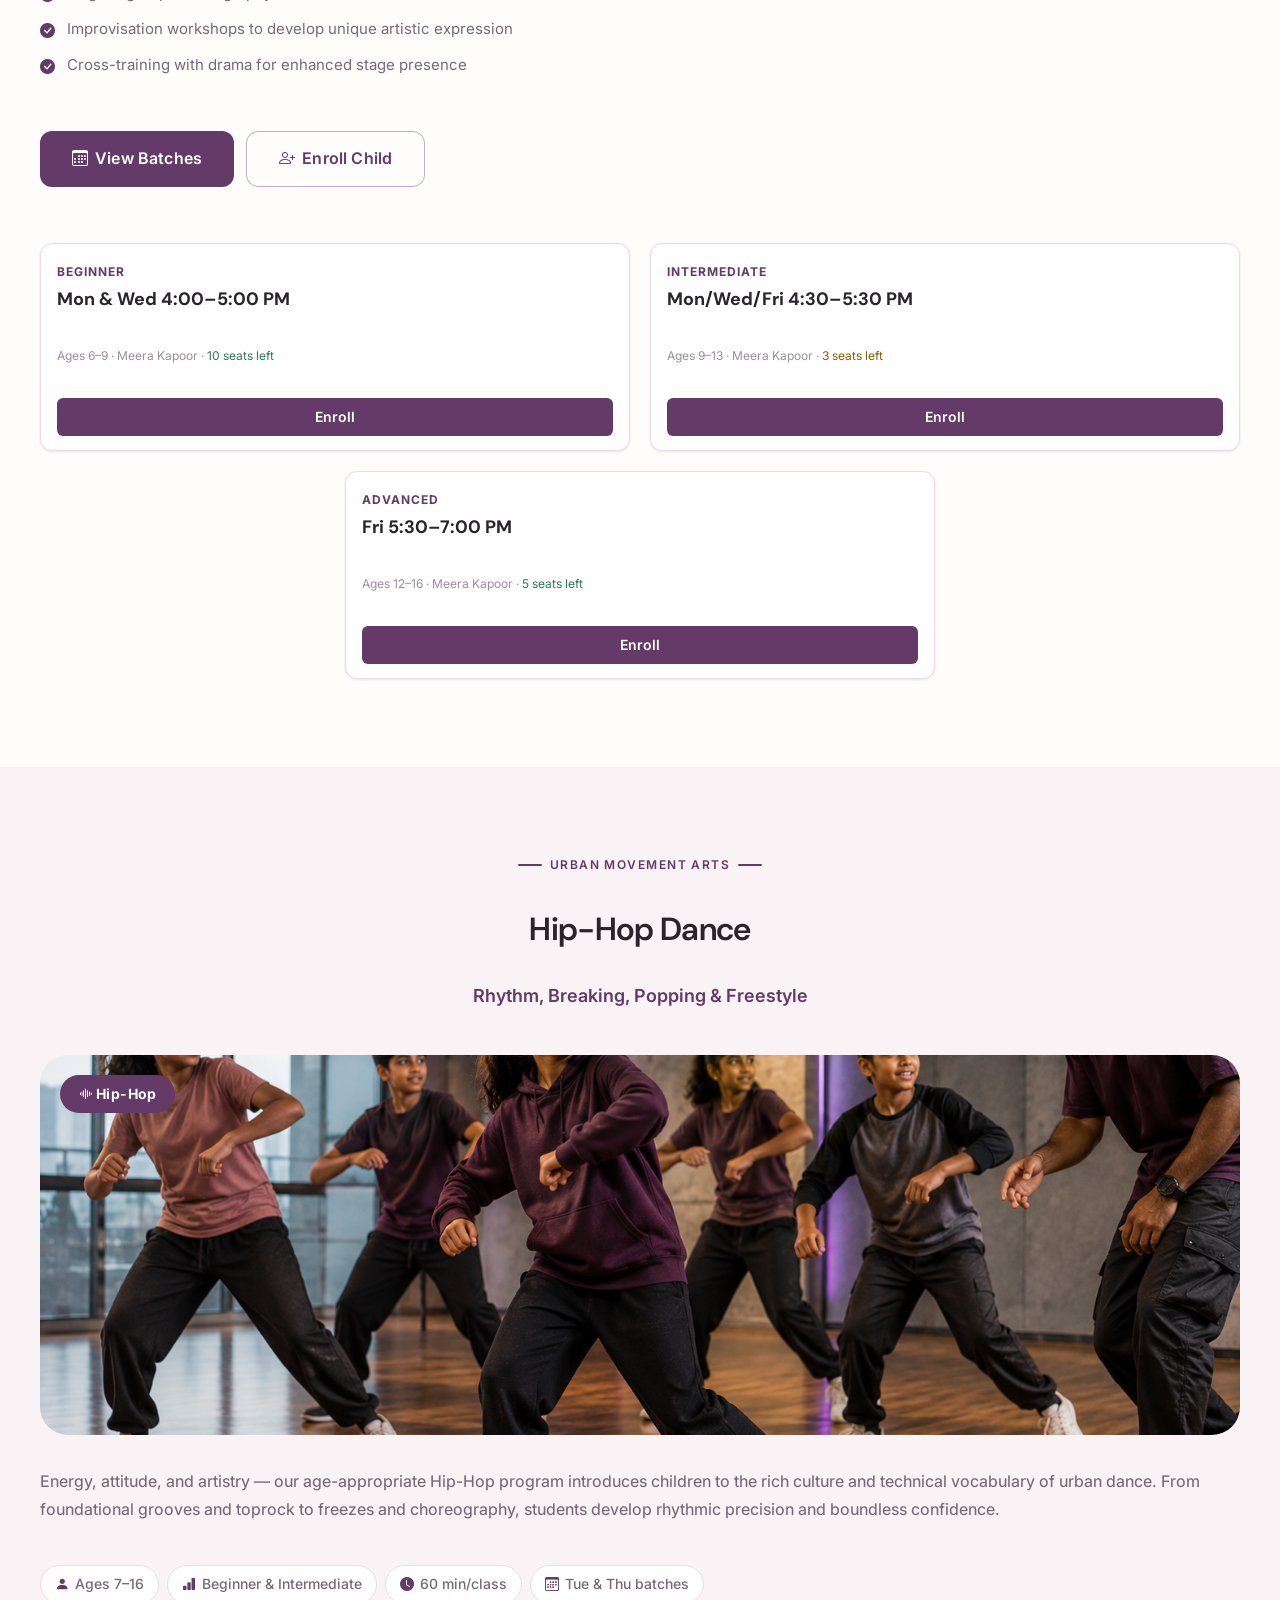
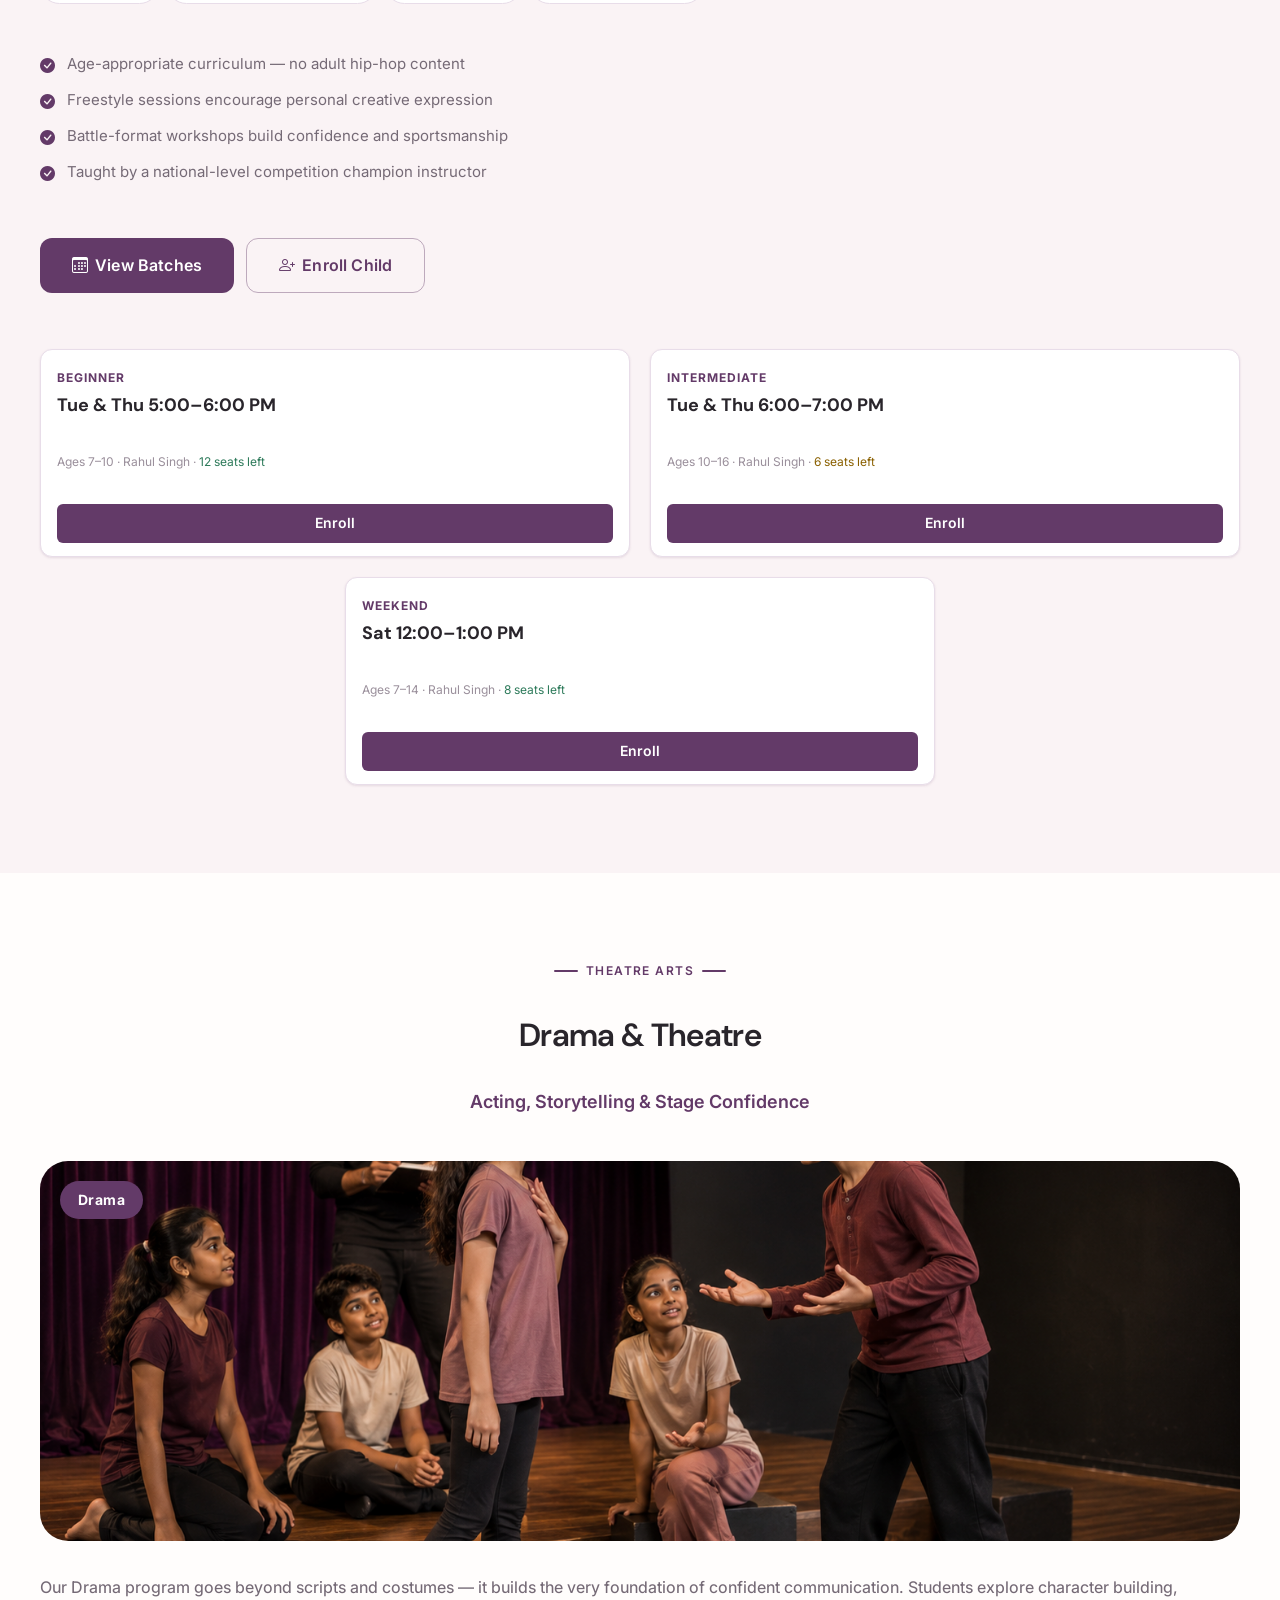
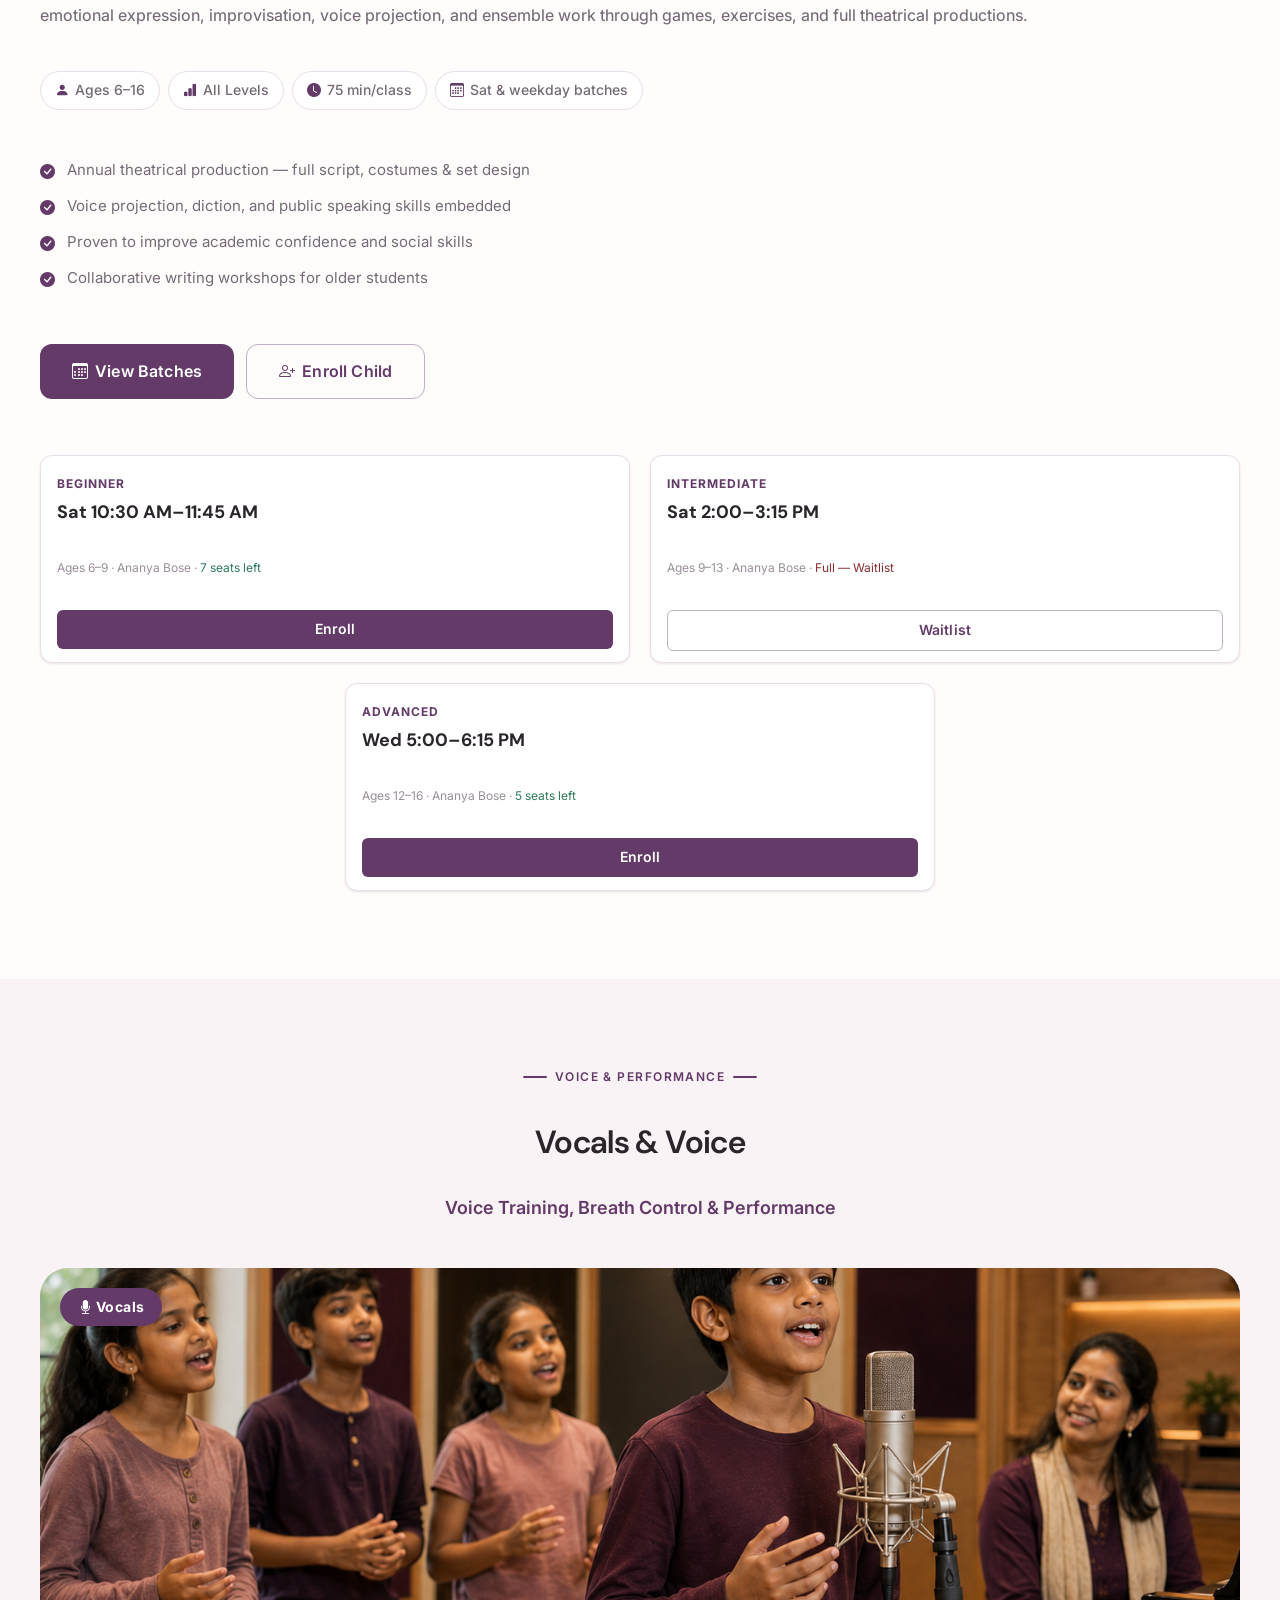
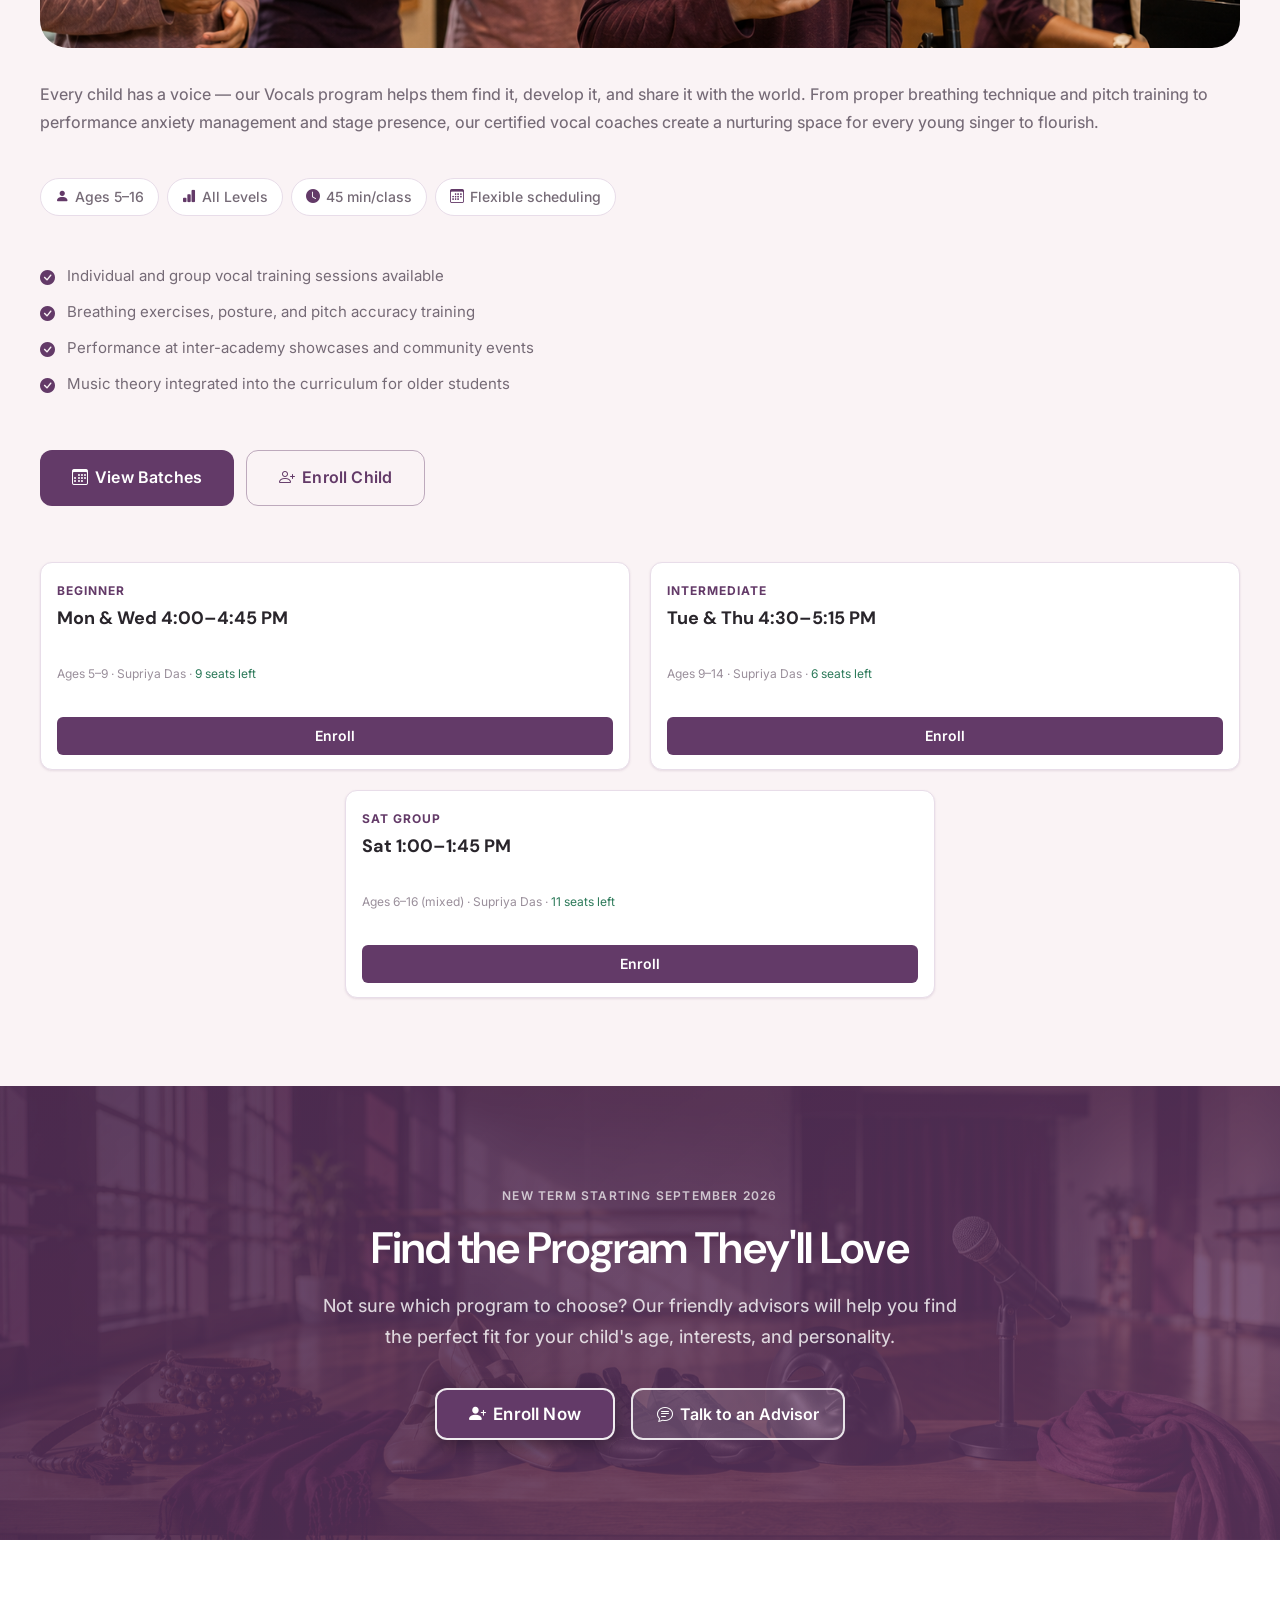
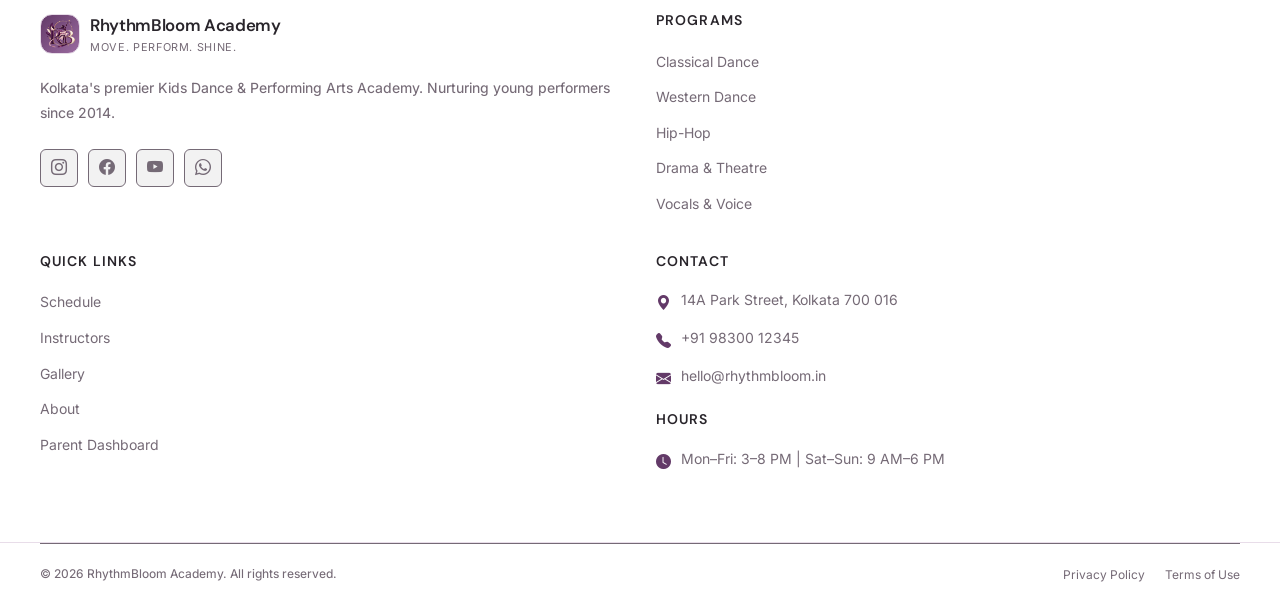
<file: programs.html>
<!DOCTYPE html>
<html lang="en" data-theme="light" dir="ltr">
<head>
  <meta charset="UTF-8" />
  <meta name="viewport" content="width=device-width, initial-scale=1.0" />
  <title>Programs — Classical, Western, Hip-Hop, Drama & Vocals | RhythmBloom Academy</title>
  <meta name="description" content="Explore RhythmBloom Academy's performing arts programs for children — Bharatanatyam, Western dance, Hip-Hop, Drama, and Vocals with certified instructors." />
  <link rel="icon" type="image/png" href="images/logo.png" />
  <link rel="apple-touch-icon" href="images/logo.png" />
  <link rel="preconnect" href="https://fonts.googleapis.com" />
  <link rel="preconnect" href="https://fonts.gstatic.com" crossorigin />
  <link href="https://fonts.googleapis.com/css2?family=DM+Sans:opsz,wght@9..40,400;9..40,500;9..40,600;9..40,700;9..40,800&family=Inter:wght@400;500;600;700&display=swap" rel="stylesheet" />
  <link rel="stylesheet" href="https://cdn.jsdelivr.net/npm/bootstrap-icons@1.11.3/font/bootstrap-icons.min.css" />
  <link rel="stylesheet" href="css/main.css" />
  <link rel="stylesheet" href="css/header.css" />
  <link rel="stylesheet" href="css/components.css" />
  <link rel="stylesheet" href="css/dark-theme.css" />
  <link rel="stylesheet" href="css/rtl.css" />
  <link rel="stylesheet" href="css/desktop.css" />
  <link rel="stylesheet" href="css/tablet.css" />
  <link rel="stylesheet" href="css/mobile.css" />
  <style>
    .page-hero {
      padding: 100px 0 72px;
      background: linear-gradient(135deg, var(--primary) 0%, #9B6BA0 100%);
      position: relative; overflow: hidden;
    }
    .page-hero::before {
      content:''; position:absolute; top:-80px; right:-80px;
      width:400px; height:400px; border-radius:50%;
      background:rgba(255,255,255,0.06);
    }
    .page-hero::after {
      content:''; position:absolute; bottom:-60px; left:-60px;
      width:280px; height:280px; border-radius:50%;
      background:rgba(255,255,255,0.04);
    }
    .page-hero-content { position:relative; z-index:1; }
    .prog-section { padding-block: 88px; }
    .prog-section:nth-child(even) { background: var(--bg-secondary); }
    .prog-inner { display:grid; grid-template-columns:1fr 1fr; gap:60px; align-items:stretch; }
    .prog-inner.reverse > .prog-img-wrap { order: 2; }
    .prog-inner.reverse > .prog-content { order: 1; }
    .prog-img-wrap { position:relative; border-radius:var(--radius-xl); overflow:hidden; height:100%; width:100%; display:flex; }
    .prog-img-wrap img { width:100%; height:100%; min-height:100%; object-fit:cover; display:block; transition:transform var(--trans-slow); }
    .prog-img-wrap:hover img { transform:scale(1.04); }
    .prog-img-badge {
      position:absolute; top:20px; left:20px;
      background:var(--primary); color:white;
      padding:8px 18px; border-radius:var(--radius-pill);
      font-size:var(--text-sm); font-weight:700; letter-spacing:0.03em;
    }
    .prog-content { }
    .prog-meta-pills { display:flex; flex-wrap:wrap; gap:8px; margin:18px 0 24px; }
    .prog-meta-pill {
      display:flex; align-items:center; gap:6px;
      background:var(--bg-card); border:1px solid var(--divider);
      border-radius:var(--radius-pill); padding:7px 14px;
      font-size:var(--text-sm); font-weight:500; color:var(--text-secondary);
    }
    .prog-meta-pill i { color:var(--primary); }
    .prog-highlights { display:flex; flex-direction:column; gap:10px; margin-bottom:28px; }
    .prog-highlight {
      display:flex; align-items:flex-start; gap:12px;
      font-size:0.9375rem; color:var(--text-secondary);
    }
    .prog-highlight i { color:var(--primary); margin-top:2px; flex-shrink:0; }
    .prog-btns { display:flex; gap:12px; flex-wrap:wrap; }
    .batch-cards { display:grid; grid-template-columns:repeat(3,1fr); gap:16px; margin-top:32px; }
    .batch-card {
      background:var(--bg-card); border:1px solid var(--divider);
      border-radius:var(--radius-md); padding:18px 16px;
      box-shadow:var(--shadow-sm); transition:all var(--trans-fast);
      display:flex; flex-direction:column; height:100%; min-width:0;
    }
    .batch-card:hover { border-color:var(--primary); box-shadow:var(--shadow-md); }
    .batch-card-level { font-size:var(--text-xs); font-weight:700; text-transform:uppercase; letter-spacing:0.08em; color:var(--primary); margin-bottom:6px; }
    .batch-card-time { font-family:var(--font-heading); font-size:var(--text-md); font-weight:700; color:var(--text-primary); margin-bottom:8px; line-height:1.4; min-height:2.8em; display:-webkit-box; -webkit-box-orient:vertical; -webkit-line-clamp:2; overflow:hidden; }
    .batch-card-info { font-size:var(--text-xs); color:var(--text-muted); margin-bottom:14px; line-height:1.6; min-height:3.2em; display:-webkit-box; -webkit-box-orient:vertical; -webkit-line-clamp:2; overflow:hidden; }
    .batch-card > a { width:100%; justify-content:center; margin-top:auto; }
    .program-anchor-nav { padding:18px var(--container-px); background:var(--bg-card); border-bottom:1px solid var(--divider); box-shadow:var(--shadow-sm); }
    .program-anchor-nav-inner { display:flex; justify-content:center; flex-wrap:wrap; gap:10px; max-width:var(--container-max); margin:0 auto; }
    @media(max-width:900px){
      .prog-inner { grid-template-columns:1fr; gap:32px; }
      .prog-inner > .prog-img-wrap,
      .prog-inner.reverse > .prog-img-wrap { order: 1 !important; }
      .prog-inner > .prog-content,
      .prog-inner.reverse > .prog-content { order: 2 !important; }
      .prog-img-wrap img { height:280px; }
      .batch-cards { grid-template-columns:1fr 1fr; }
    }
    @media(max-width:576px){
      .prog-section { padding-block:56px; }
      .prog-meta-pills {
        display:grid;
        grid-template-columns:1fr;
        gap:10px;
      }
      .prog-meta-pill {
        width:100%;
        justify-content:flex-start;
      }
      html:not([dir="rtl"]) .prog-highlights {
        text-align:left !important;
      }
      html:not([dir="rtl"]) .prog-highlight {
        display:grid;
        grid-template-columns:24px minmax(0, 1fr);
        align-items:start;
        gap:12px;
        text-align:left;
      }
      html:not([dir="rtl"]) .prog-highlight i {
        width:24px;
        margin-top:2px;
        text-align:center;
      }
      html:not([dir="rtl"]) .prog-highlight span {
        min-width:0;
        text-align:left;
      }
      .batch-cards { grid-template-columns:1fr; }
      .prog-btns { flex-direction:column; }
      .prog-btns a { justify-content:center; }
    }
  </style>
</head>
<body>

<!-- NAVBAR -->
<nav class="rb-navbar" role="navigation" aria-label="Main navigation">
  <div class="nav-inner">
    <a href="index.html" class="rb-brand">
      <div class="rb-logo-wrap">
        <img src="images/logo.png" alt="RhythmBloom Academy Logo" class="rb-logo-light" />
        <img src="images/dark_logo.png" alt="RhythmBloom Academy Logo" class="rb-logo-dark" style="display:none;" />
      </div>
      <div class="rb-brand-text">
        <span class="rb-brand-name">RhythmBloom Academy</span>
        <span class="rb-brand-tagline">Move. Perform. Shine.</span>
      </div>
    </a>
    <nav class="rb-nav">
      <ul class="rb-nav-list">
        <li><a href="index.html" class="rb-nav-link">Home 1</a></li>
        <li><a href="home-2.html" class="rb-nav-link">Home 2</a></li>
        <li><a href="about.html" class="rb-nav-link">About</a></li>
        <li><a href="programs.html" class="rb-nav-link active">Programs</a></li>
        <li><a href="instructors.html" class="rb-nav-link">Instructors</a></li>
        <li><a href="schedule.html" class="rb-nav-link">Schedule</a></li>
        <li><a href="gallery.html" class="rb-nav-link">Gallery</a></li>
        <li><a href="contact.html" class="rb-nav-link">Contact</a></li>
      </ul>
    </nav>
    <div class="rb-nav-right">
      <button class="rb-icon-btn" data-theme-toggle aria-label="Toggle theme"><i class="bi bi-sun theme-icon-light"></i><i class="bi bi-moon-stars theme-icon-dark" style="display:none"></i></button>
      <button class="rb-icon-btn" data-dir-toggle aria-label="Toggle RTL"><span class="dir-label" style="font-size:.7rem;font-weight:700">RTL</span></button>
      <a href="dashboard.html" class="btn-primary"><i class="bi bi-grid-1x2"></i> Parent Dashboard</a>
      <a href="login.html" class="btn-secondary">Login</a>
    </div>
    <div class="rb-toggler">
      <button class="rb-menu-toggle" aria-label="Open menu"><i class="bi bi-list"></i></button>
    </div>
  </div>
</nav>
<div class="rb-mobile-menu">
  <ul class="rb-mobile-nav-list">
    <li><a href="index.html" class="rb-mobile-nav-link">Home 1</a></li>
    <li><a href="home-2.html" class="rb-mobile-nav-link">Home 2</a></li>
    <li><a href="about.html" class="rb-mobile-nav-link">About</a></li>
    <li><a href="programs.html" class="rb-mobile-nav-link active">Programs</a></li>
    <li><a href="instructors.html" class="rb-mobile-nav-link">Instructors</a></li>
    <li><a href="schedule.html" class="rb-mobile-nav-link">Schedule</a></li>
    <li><a href="gallery.html" class="rb-mobile-nav-link">Gallery</a></li>
    <li><a href="contact.html" class="rb-mobile-nav-link">Contact</a></li>
  </ul>
  <div class="rb-mobile-actions">
    <a href="dashboard.html" class="btn-primary" style="width:100%;justify-content:center;"><i class="bi bi-grid-1x2"></i> Parent Dashboard</a>
    <a href="login.html" class="btn-secondary" style="width:100%;justify-content:center;">Login</a>
    <div style="display:flex;align-items:center;justify-content:center;gap:12px;margin-top:6px;">
      <button class="rb-icon-btn" data-theme-toggle title="Toggle Dark Mode" aria-label="Toggle Dark Mode">
        <i class="bi bi-sun theme-icon-light"></i>
        <i class="bi bi-moon-stars theme-icon-dark" style="display:none"></i>
      </button>
      <button class="rb-icon-btn" data-dir-toggle title="Switch to RTL" aria-label="Switch to RTL">
        <span class="dir-label" style="font-size:0.7rem;font-weight:700;">RTL</span>
      </button>
    </div>
  </div>
</div>

<!-- PAGE HERO -->
<section class="page-hero">
  <div class="page-hero-bg"><img src="images/programs-hero.png" alt="Programs hero banner" /></div>
  <div class="container" style="position:relative;z-index:1;">
    <div class="page-hero-content text-center" style="color:white;">
      <span style="display:inline-block;font-size:var(--text-xs);font-weight:700;letter-spacing:.12em;text-transform:uppercase;color:rgba(255,255,255,.7);margin-bottom:14px;">What We Teach</span>
      <h1 style="font-family:var(--font-heading);font-size:clamp(2rem,5vw,3.25rem);font-weight:600;color:white;margin-bottom:16px;letter-spacing:-.02em;">Our Performing Arts Programs</h1>
      <p style="font-size:1.0625rem;color:rgba(255,255,255,.82);max-width:580px;margin:0 auto 32px;line-height:1.7;">Five disciplines. All ages. Every level. Taught by expert instructors in a safe, professional studio environment designed for young performers.</p>
    </div>
  </div>
</section>

<nav class="program-anchor-nav" aria-label="Jump to a program">
  <div class="program-anchor-nav-inner">
    <a href="#classical" class="btn-secondary">Classical Dance</a>
    <a href="#western" class="btn-secondary">Western Dance</a>
    <a href="#hiphop" class="btn-secondary">Hip-Hop</a>
    <a href="#drama" class="btn-secondary">Drama</a>
    <a href="#vocals" class="btn-secondary">Vocals</a>
  </div>
</nav>

<!-- CLASSICAL DANCE -->
<section class="prog-section" id="classical" aria-labelledby="classical-heading">
  <div class="container">
    <div class="prog-inner">
      <div class="prog-img-wrap reveal">
        <img src="images/program-1.png" alt="Bharatanatyam classical dance performance" loading="lazy" />
        <span class="prog-img-badge"><i class="bi bi-flower2"></i> Classical Dance</span>
      </div>
      <div class="prog-content reveal reveal-delay-2">
        <span class="section-label" style="margin-bottom:12px;">Indian Classical Arts</span>
        <h2 id="classical-heading" style="font-family:var(--font-heading);font-size:2rem;font-weight:600;margin-bottom:8px;letter-spacing:-.02em;">Classical Dance</h2>
        <p style="font-size:var(--text-md);color:var(--primary);font-weight:600;margin-bottom:16px;">Bharatanatyam & Classical Indian Traditions</p>
        <p style="color:var(--text-secondary);line-height:1.75;margin-bottom:0;">Rooted in centuries of tradition, our Classical Dance program offers authentic Bharatanatyam training and introduces students to the rich heritage of Indian classical arts. Students learn fundamental adavus, hastas (hand gestures), facial expressions (abhinaya), and rhythmic footwork (nattuvangam) in a disciplined yet joyful environment.</p>
        <div class="prog-meta-pills">
          <span class="prog-meta-pill"><i class="bi bi-person-fill"></i> Ages 5–16</span>
          <span class="prog-meta-pill"><i class="bi bi-bar-chart-fill"></i> Beginner to Advanced</span>
          <span class="prog-meta-pill"><i class="bi bi-clock-fill"></i> 60 min/class</span>
          <span class="prog-meta-pill"><i class="bi bi-calendar3"></i> Sat & Sun batches</span>
          <span class="prog-meta-pill"><i class="bi bi-people-fill"></i> Max 12 students</span>
        </div>
        <div class="prog-highlights">
          <div class="prog-highlight"><i class="bi bi-check-circle-fill"></i><span>Authentic Kalakshetra-tradition curriculum taught by experienced gurus</span></div>
          <div class="prog-highlight"><i class="bi bi-check-circle-fill"></i><span>Annual Arangetram preparation for advanced students</span></div>
          <div class="prog-highlight"><i class="bi bi-check-circle-fill"></i><span>Performance opportunities at cultural events and academy recitals</span></div>
          <div class="prog-highlight"><i class="bi bi-check-circle-fill"></i><span>Theory of classical music rhythms (tala) integrated into curriculum</span></div>
        </div>
        <div class="prog-btns">
          <a href="schedule.html?program=classical" class="btn-primary btn-lg"><i class="bi bi-calendar3"></i> View Batches</a>
          <a href="dashboard.html" class="btn-secondary btn-lg"><i class="bi bi-person-plus"></i> Enroll Child</a>
        </div>
        <div class="batch-cards">
          <div class="batch-card"><div class="batch-card-level">Beginner</div><div class="batch-card-time">Sat 10:00–11:00 AM</div><div class="batch-card-info">Ages 5–8 · Priya Sharma · <span style="color:var(--success)">8 seats left</span></div><a href="dashboard.html" class="btn-primary" style="font-size:var(--text-sm);padding:8px 14px;">Enroll</a></div>
          <div class="batch-card"><div class="batch-card-level">Intermediate</div><div class="batch-card-time">Sun 11:00 AM–12:15 PM</div><div class="batch-card-info">Ages 9–13 · Priya Sharma · <span style="color:var(--warning)">4 seats left</span></div><a href="dashboard.html" class="btn-primary" style="font-size:var(--text-sm);padding:8px 14px;">Enroll</a></div>
          <div class="batch-card"><div class="batch-card-level">Advanced</div><div class="batch-card-time">Sat 2:00–3:30 PM</div><div class="batch-card-info">Ages 12–16 · Priya Sharma · <span style="color:var(--error)">Waitlist</span></div><a href="contact.html" class="btn-secondary" style="font-size:var(--text-sm);padding:8px 14px;">Waitlist</a></div>
        </div>
      </div>
    </div>
  </div>
</section>

<!-- WESTERN DANCE -->
<section class="prog-section" id="western" aria-labelledby="western-heading">
  <div class="container">
    <div class="prog-inner reverse">
      <div class="prog-img-wrap reveal">
        <img src="images/program-2.png" alt="Western contemporary dance performance" loading="lazy" />
        <span class="prog-img-badge"><i class="bi bi-person-arms-up"></i> Western Dance</span>
      </div>
      <div class="prog-content reveal reveal-delay-2">
        <span class="section-label" style="margin-bottom:12px;">Contemporary & Jazz Arts</span>
        <h2 id="western-heading" style="font-family:var(--font-heading);font-size:2rem;font-weight:600;margin-bottom:8px;letter-spacing:-.02em;">Western Dance</h2>
        <p style="font-size:var(--text-md);color:var(--primary);font-weight:600;margin-bottom:16px;">Contemporary, Jazz & Lyrical Styles</p>
        <p style="color:var(--text-secondary);line-height:1.75;">Our Western Dance program fuses technical rigour with artistic freedom. Students explore the full range of contemporary movement, jazz technique, and lyrical expression — developing strength, flexibility, musicality, and a deeply personal performance voice.</p>
        <div class="prog-meta-pills">
          <span class="prog-meta-pill"><i class="bi bi-person-fill"></i> Ages 6–16</span>
          <span class="prog-meta-pill"><i class="bi bi-bar-chart-fill"></i> All Levels</span>
          <span class="prog-meta-pill"><i class="bi bi-clock-fill"></i> 60 min/class</span>
          <span class="prog-meta-pill"><i class="bi bi-calendar3"></i> Mon/Wed/Fri batches</span>
        </div>
        <div class="prog-highlights">
          <div class="prog-highlight"><i class="bi bi-check-circle-fill"></i><span>Foundation in ballet-based technique for proper body alignment</span></div>
          <div class="prog-highlight"><i class="bi bi-check-circle-fill"></i><span>Original group choreography created for each recital season</span></div>
          <div class="prog-highlight"><i class="bi bi-check-circle-fill"></i><span>Improvisation workshops to develop unique artistic expression</span></div>
          <div class="prog-highlight"><i class="bi bi-check-circle-fill"></i><span>Cross-training with drama for enhanced stage presence</span></div>
        </div>
        <div class="prog-btns">
          <a href="schedule.html?program=western" class="btn-primary btn-lg"><i class="bi bi-calendar3"></i> View Batches</a>
          <a href="dashboard.html" class="btn-secondary btn-lg"><i class="bi bi-person-plus"></i> Enroll Child</a>
        </div>
        <div class="batch-cards">
          <div class="batch-card"><div class="batch-card-level">Beginner</div><div class="batch-card-time">Mon & Wed 4:00–5:00 PM</div><div class="batch-card-info">Ages 6–9 · Meera Kapoor · <span style="color:var(--success)">10 seats left</span></div><a href="dashboard.html" class="btn-primary" style="font-size:var(--text-sm);padding:8px 14px;">Enroll</a></div>
          <div class="batch-card"><div class="batch-card-level">Intermediate</div><div class="batch-card-time">Mon/Wed/Fri 4:30–5:30 PM</div><div class="batch-card-info">Ages 9–13 · Meera Kapoor · <span style="color:var(--warning)">3 seats left</span></div><a href="dashboard.html" class="btn-primary" style="font-size:var(--text-sm);padding:8px 14px;">Enroll</a></div>
          <div class="batch-card"><div class="batch-card-level">Advanced</div><div class="batch-card-time">Fri 5:30–7:00 PM</div><div class="batch-card-info">Ages 12–16 · Meera Kapoor · <span style="color:var(--success)">5 seats left</span></div><a href="dashboard.html" class="btn-primary" style="font-size:var(--text-sm);padding:8px 14px;">Enroll</a></div>
        </div>
      </div>
    </div>
  </div>
</section>

<!-- HIP-HOP -->
<section class="prog-section" id="hiphop" aria-labelledby="hiphop-heading">
  <div class="container">
    <div class="prog-inner">
      <div class="prog-img-wrap reveal">
        <img src="images/program-3.png" alt="Hip-hop dance class for children" loading="lazy" />
        <span class="prog-img-badge"><i class="bi bi-soundwave"></i> Hip-Hop</span>
      </div>
      <div class="prog-content reveal reveal-delay-2">
        <span class="section-label" style="margin-bottom:12px;">Urban Movement Arts</span>
        <h2 id="hiphop-heading" style="font-family:var(--font-heading);font-size:2rem;font-weight:600;margin-bottom:8px;letter-spacing:-.02em;">Hip-Hop Dance</h2>
        <p style="font-size:var(--text-md);color:var(--primary);font-weight:600;margin-bottom:16px;">Rhythm, Breaking, Popping & Freestyle</p>
        <p style="color:var(--text-secondary);line-height:1.75;">Energy, attitude, and artistry — our age-appropriate Hip-Hop program introduces children to the rich culture and technical vocabulary of urban dance. From foundational grooves and toprock to freezes and choreography, students develop rhythmic precision and boundless confidence.</p>
        <div class="prog-meta-pills">
          <span class="prog-meta-pill"><i class="bi bi-person-fill"></i> Ages 7–16</span>
          <span class="prog-meta-pill"><i class="bi bi-bar-chart-fill"></i> Beginner & Intermediate</span>
          <span class="prog-meta-pill"><i class="bi bi-clock-fill"></i> 60 min/class</span>
          <span class="prog-meta-pill"><i class="bi bi-calendar3"></i> Tue & Thu batches</span>
        </div>
        <div class="prog-highlights">
          <div class="prog-highlight"><i class="bi bi-check-circle-fill"></i><span>Age-appropriate curriculum — no adult hip-hop content</span></div>
          <div class="prog-highlight"><i class="bi bi-check-circle-fill"></i><span>Freestyle sessions encourage personal creative expression</span></div>
          <div class="prog-highlight"><i class="bi bi-check-circle-fill"></i><span>Battle-format workshops build confidence and sportsmanship</span></div>
          <div class="prog-highlight"><i class="bi bi-check-circle-fill"></i><span>Taught by a national-level competition champion instructor</span></div>
        </div>
        <div class="prog-btns">
          <a href="schedule.html?program=hiphop" class="btn-primary btn-lg"><i class="bi bi-calendar3"></i> View Batches</a>
          <a href="dashboard.html" class="btn-secondary btn-lg"><i class="bi bi-person-plus"></i> Enroll Child</a>
        </div>
        <div class="batch-cards">
          <div class="batch-card"><div class="batch-card-level">Beginner</div><div class="batch-card-time">Tue & Thu 5:00–6:00 PM</div><div class="batch-card-info">Ages 7–10 · Rahul Singh · <span style="color:var(--success)">12 seats left</span></div><a href="dashboard.html" class="btn-primary" style="font-size:var(--text-sm);padding:8px 14px;">Enroll</a></div>
          <div class="batch-card"><div class="batch-card-level">Intermediate</div><div class="batch-card-time">Tue & Thu 6:00–7:00 PM</div><div class="batch-card-info">Ages 10–16 · Rahul Singh · <span style="color:var(--warning)">6 seats left</span></div><a href="dashboard.html" class="btn-primary" style="font-size:var(--text-sm);padding:8px 14px;">Enroll</a></div>
          <div class="batch-card"><div class="batch-card-level">Weekend</div><div class="batch-card-time">Sat 12:00–1:00 PM</div><div class="batch-card-info">Ages 7–14 · Rahul Singh · <span style="color:var(--success)">8 seats left</span></div><a href="dashboard.html" class="btn-primary" style="font-size:var(--text-sm);padding:8px 14px;">Enroll</a></div>
        </div>
      </div>
    </div>
  </div>
</section>

<!-- DRAMA -->
<section class="prog-section" id="drama" aria-labelledby="drama-heading">
  <div class="container">
    <div class="prog-inner reverse">
      <div class="prog-img-wrap reveal">
        <img src="images/program-4.png" alt="Children drama and theatre class" loading="lazy" />
        <span class="prog-img-badge"><i class="bi bi-masks-theater"></i> Drama</span>
      </div>
      <div class="prog-content reveal reveal-delay-2">
        <span class="section-label" style="margin-bottom:12px;">Theatre Arts</span>
        <h2 id="drama-heading" style="font-family:var(--font-heading);font-size:2rem;font-weight:600;margin-bottom:8px;letter-spacing:-.02em;">Drama & Theatre</h2>
        <p style="font-size:var(--text-md);color:var(--primary);font-weight:600;margin-bottom:16px;">Acting, Storytelling & Stage Confidence</p>
        <p style="color:var(--text-secondary);line-height:1.75;">Our Drama program goes beyond scripts and costumes — it builds the very foundation of confident communication. Students explore character building, emotional expression, improvisation, voice projection, and ensemble work through games, exercises, and full theatrical productions.</p>
        <div class="prog-meta-pills">
          <span class="prog-meta-pill"><i class="bi bi-person-fill"></i> Ages 6–16</span>
          <span class="prog-meta-pill"><i class="bi bi-bar-chart-fill"></i> All Levels</span>
          <span class="prog-meta-pill"><i class="bi bi-clock-fill"></i> 75 min/class</span>
          <span class="prog-meta-pill"><i class="bi bi-calendar3"></i> Sat & weekday batches</span>
        </div>
        <div class="prog-highlights">
          <div class="prog-highlight"><i class="bi bi-check-circle-fill"></i><span>Annual theatrical production — full script, costumes & set design</span></div>
          <div class="prog-highlight"><i class="bi bi-check-circle-fill"></i><span>Voice projection, diction, and public speaking skills embedded</span></div>
          <div class="prog-highlight"><i class="bi bi-check-circle-fill"></i><span>Proven to improve academic confidence and social skills</span></div>
          <div class="prog-highlight"><i class="bi bi-check-circle-fill"></i><span>Collaborative writing workshops for older students</span></div>
        </div>
        <div class="prog-btns">
          <a href="schedule.html?program=drama" class="btn-primary btn-lg"><i class="bi bi-calendar3"></i> View Batches</a>
          <a href="dashboard.html" class="btn-secondary btn-lg"><i class="bi bi-person-plus"></i> Enroll Child</a>
        </div>
        <div class="batch-cards">
          <div class="batch-card"><div class="batch-card-level">Beginner</div><div class="batch-card-time">Sat 10:30 AM–11:45 AM</div><div class="batch-card-info">Ages 6–9 · Ananya Bose · <span style="color:var(--success)">7 seats left</span></div><a href="dashboard.html" class="btn-primary" style="font-size:var(--text-sm);padding:8px 14px;">Enroll</a></div>
          <div class="batch-card"><div class="batch-card-level">Intermediate</div><div class="batch-card-time">Sat 2:00–3:15 PM</div><div class="batch-card-info">Ages 9–13 · Ananya Bose · <span style="color:var(--error)">Full — Waitlist</span></div><a href="contact.html" class="btn-secondary" style="font-size:var(--text-sm);padding:8px 14px;">Waitlist</a></div>
          <div class="batch-card"><div class="batch-card-level">Advanced</div><div class="batch-card-time">Wed 5:00–6:15 PM</div><div class="batch-card-info">Ages 12–16 · Ananya Bose · <span style="color:var(--success)">5 seats left</span></div><a href="dashboard.html" class="btn-primary" style="font-size:var(--text-sm);padding:8px 14px;">Enroll</a></div>
        </div>
      </div>
    </div>
  </div>
</section>

<!-- VOCALS -->
<section class="prog-section" id="vocals" aria-labelledby="vocals-heading">
  <div class="container">
    <div class="prog-inner">
      <div class="prog-img-wrap reveal">
        <img src="images/program-5.png" alt="Child singing and vocal training" loading="lazy" />
        <span class="prog-img-badge"><i class="bi bi-mic-fill"></i> Vocals</span>
      </div>
      <div class="prog-content reveal reveal-delay-2">
        <span class="section-label" style="margin-bottom:12px;">Voice & Performance</span>
        <h2 id="vocals-heading" style="font-family:var(--font-heading);font-size:2rem;font-weight:600;margin-bottom:8px;letter-spacing:-.02em;">Vocals & Voice</h2>
        <p style="font-size:var(--text-md);color:var(--primary);font-weight:600;margin-bottom:16px;">Voice Training, Breath Control & Performance</p>
        <p style="color:var(--text-secondary);line-height:1.75;">Every child has a voice — our Vocals program helps them find it, develop it, and share it with the world. From proper breathing technique and pitch training to performance anxiety management and stage presence, our certified vocal coaches create a nurturing space for every young singer to flourish.</p>
        <div class="prog-meta-pills">
          <span class="prog-meta-pill"><i class="bi bi-person-fill"></i> Ages 5–16</span>
          <span class="prog-meta-pill"><i class="bi bi-bar-chart-fill"></i> All Levels</span>
          <span class="prog-meta-pill"><i class="bi bi-clock-fill"></i> 45 min/class</span>
          <span class="prog-meta-pill"><i class="bi bi-calendar3"></i> Flexible scheduling</span>
        </div>
        <div class="prog-highlights">
          <div class="prog-highlight"><i class="bi bi-check-circle-fill"></i><span>Individual and group vocal training sessions available</span></div>
          <div class="prog-highlight"><i class="bi bi-check-circle-fill"></i><span>Breathing exercises, posture, and pitch accuracy training</span></div>
          <div class="prog-highlight"><i class="bi bi-check-circle-fill"></i><span>Performance at inter-academy showcases and community events</span></div>
          <div class="prog-highlight"><i class="bi bi-check-circle-fill"></i><span>Music theory integrated into the curriculum for older students</span></div>
        </div>
        <div class="prog-btns">
          <a href="schedule.html?program=vocals" class="btn-primary btn-lg"><i class="bi bi-calendar3"></i> View Batches</a>
          <a href="dashboard.html" class="btn-secondary btn-lg"><i class="bi bi-person-plus"></i> Enroll Child</a>
        </div>
        <div class="batch-cards">
          <div class="batch-card"><div class="batch-card-level">Beginner</div><div class="batch-card-time">Mon & Wed 4:00–4:45 PM</div><div class="batch-card-info">Ages 5–9 · Supriya Das · <span style="color:var(--success)">9 seats left</span></div><a href="dashboard.html" class="btn-primary" style="font-size:var(--text-sm);padding:8px 14px;">Enroll</a></div>
          <div class="batch-card"><div class="batch-card-level">Intermediate</div><div class="batch-card-time">Tue & Thu 4:30–5:15 PM</div><div class="batch-card-info">Ages 9–14 · Supriya Das · <span style="color:var(--success)">6 seats left</span></div><a href="dashboard.html" class="btn-primary" style="font-size:var(--text-sm);padding:8px 14px;">Enroll</a></div>
          <div class="batch-card"><div class="batch-card-level">Sat Group</div><div class="batch-card-time">Sat 1:00–1:45 PM</div><div class="batch-card-info">Ages 6–16 (mixed) · Supriya Das · <span style="color:var(--success)">11 seats left</span></div><a href="dashboard.html" class="btn-primary" style="font-size:var(--text-sm);padding:8px 14px;">Enroll</a></div>
        </div>
      </div>
    </div>
  </div>
</section>

<!-- CTA -->
<section class="cta-section">
  <div class="cta-bg"><img src="images/programs-cta.png" alt="Stage performance" /></div>
  <div class="container">
    <div class="cta-content reveal">
      <p class="cta-label">New Term Starting September 2026</p>
      <h2 class="cta-title">Find the Program They'll Love</h2>
      <p class="cta-desc">Not sure which program to choose? Our friendly advisors will help you find the perfect fit for your child's age, interests, and personality.</p>
      <div class="cta-actions">
        <a href="dashboard.html" class="btn-primary btn-xl"><i class="bi bi-person-plus-fill"></i> Enroll Now</a>
        <a href="contact.html" class="btn-ghost btn-xl"><i class="bi bi-chat-text"></i> Talk to an Advisor</a>
      </div>
    </div>
  </div>
</section>

<!-- FOOTER -->
<footer class="rb-footer">
  <div class="container">
    <div class="footer-grid">
      <div>
        <a href="index.html" class="footer-brand" style="text-decoration:none;color:inherit;">
          <div class="footer-logo-wrap">
            <img src="images/logo.png" alt="RhythmBloom Academy Logo" class="rb-logo-light" />
            <img src="images/dark_logo.png" alt="RhythmBloom Academy Logo" class="rb-logo-dark" style="display:none;" />
          </div>
          <div><div class="footer-brand-name">RhythmBloom Academy</div><div class="footer-brand-tagline">Move. Perform. Shine.</div></div>
        </a>
        <p class="footer-about">Kolkata's premier Kids Dance & Performing Arts Academy. Nurturing young performers since 2014.</p>
        <div class="footer-social">
          <a href="#" class="footer-social-link" aria-label="Instagram"><i class="bi bi-instagram"></i></a>
          <a href="#" class="footer-social-link" aria-label="Facebook"><i class="bi bi-facebook"></i></a>
          <a href="#" class="footer-social-link" aria-label="YouTube"><i class="bi bi-youtube"></i></a>
          <a href="#" class="footer-social-link" aria-label="WhatsApp"><i class="bi bi-whatsapp"></i></a>
        </div>
      </div>
      <div><h4 class="footer-col-title">Programs</h4><ul class="footer-links"><li><a href="#classical">Classical Dance</a></li><li><a href="#western">Western Dance</a></li><li><a href="#hiphop">Hip-Hop</a></li><li><a href="#drama">Drama & Theatre</a></li><li><a href="#vocals">Vocals & Voice</a></li></ul></div>
      <div><h4 class="footer-col-title">Quick Links</h4><ul class="footer-links"><li><a href="schedule.html">Schedule</a></li><li><a href="instructors.html">Instructors</a></li><li><a href="gallery.html">Gallery</a></li><li><a href="about.html">About</a></li><li><a href="dashboard.html">Parent Dashboard</a></li></ul></div>
      <div><h4 class="footer-col-title">Contact</h4><div class="footer-contact-item"><i class="bi bi-geo-alt-fill"></i><span>14A Park Street, Kolkata 700 016</span></div><div class="footer-contact-item"><i class="bi bi-telephone-fill"></i><span>+91 98300 12345</span></div><div class="footer-contact-item"><i class="bi bi-envelope-fill"></i><span>hello@rhythmbloom.in</span></div><h4 class="footer-col-title" style="margin-top:20px;">Hours</h4><div class="footer-contact-item"><i class="bi bi-clock-fill"></i><span>Mon–Fri: 3–8 PM | Sat–Sun: 9 AM–6 PM</span></div></div>
    </div>
  </div>
  <div class="divider"></div>
  <div class="container"><div class="footer-bottom"><p class="footer-copy">&copy; 2026 RhythmBloom Academy. All rights reserved.</p><div class="footer-bottom-links"><a href="#">Privacy Policy</a><a href="#">Terms of Use</a></div></div></div>
</footer>
<div class="toast-container" aria-live="polite"></div>
<script src="js/main.js"></script>
</body>
</html>
</file>
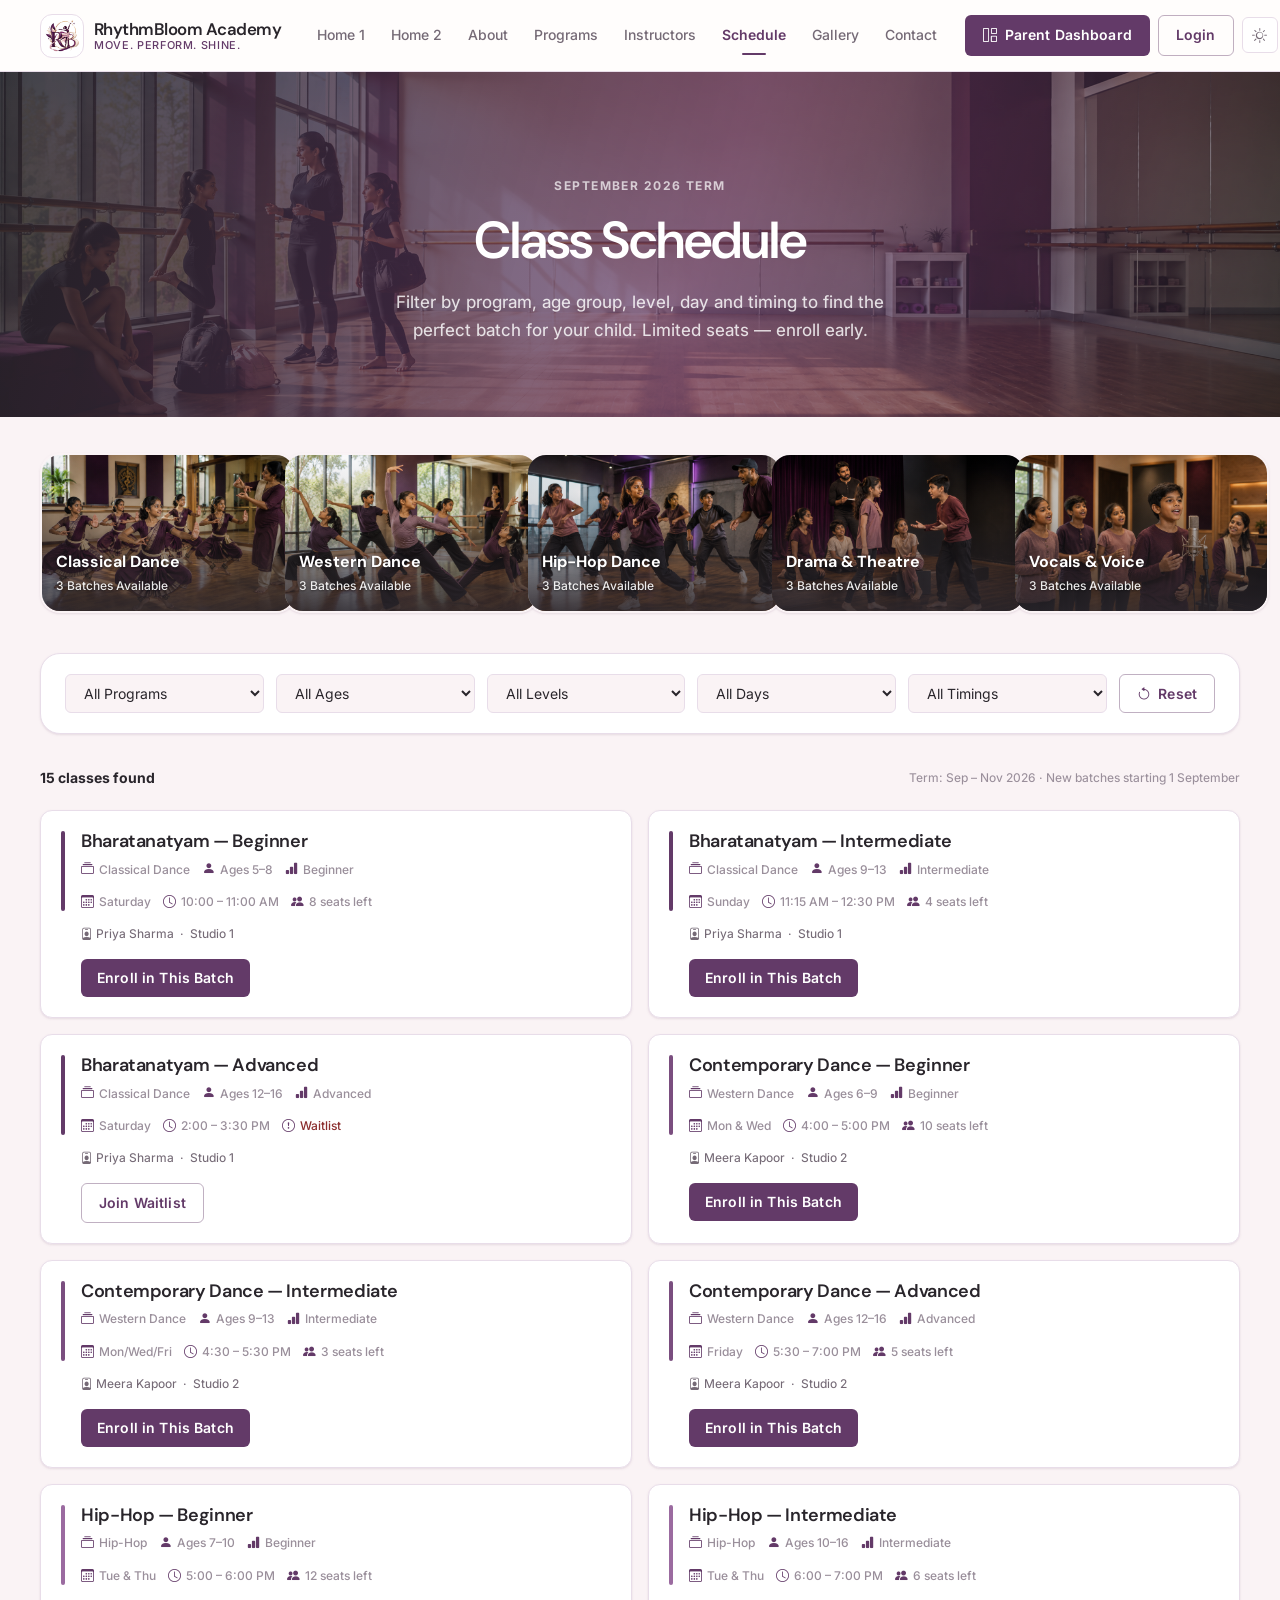
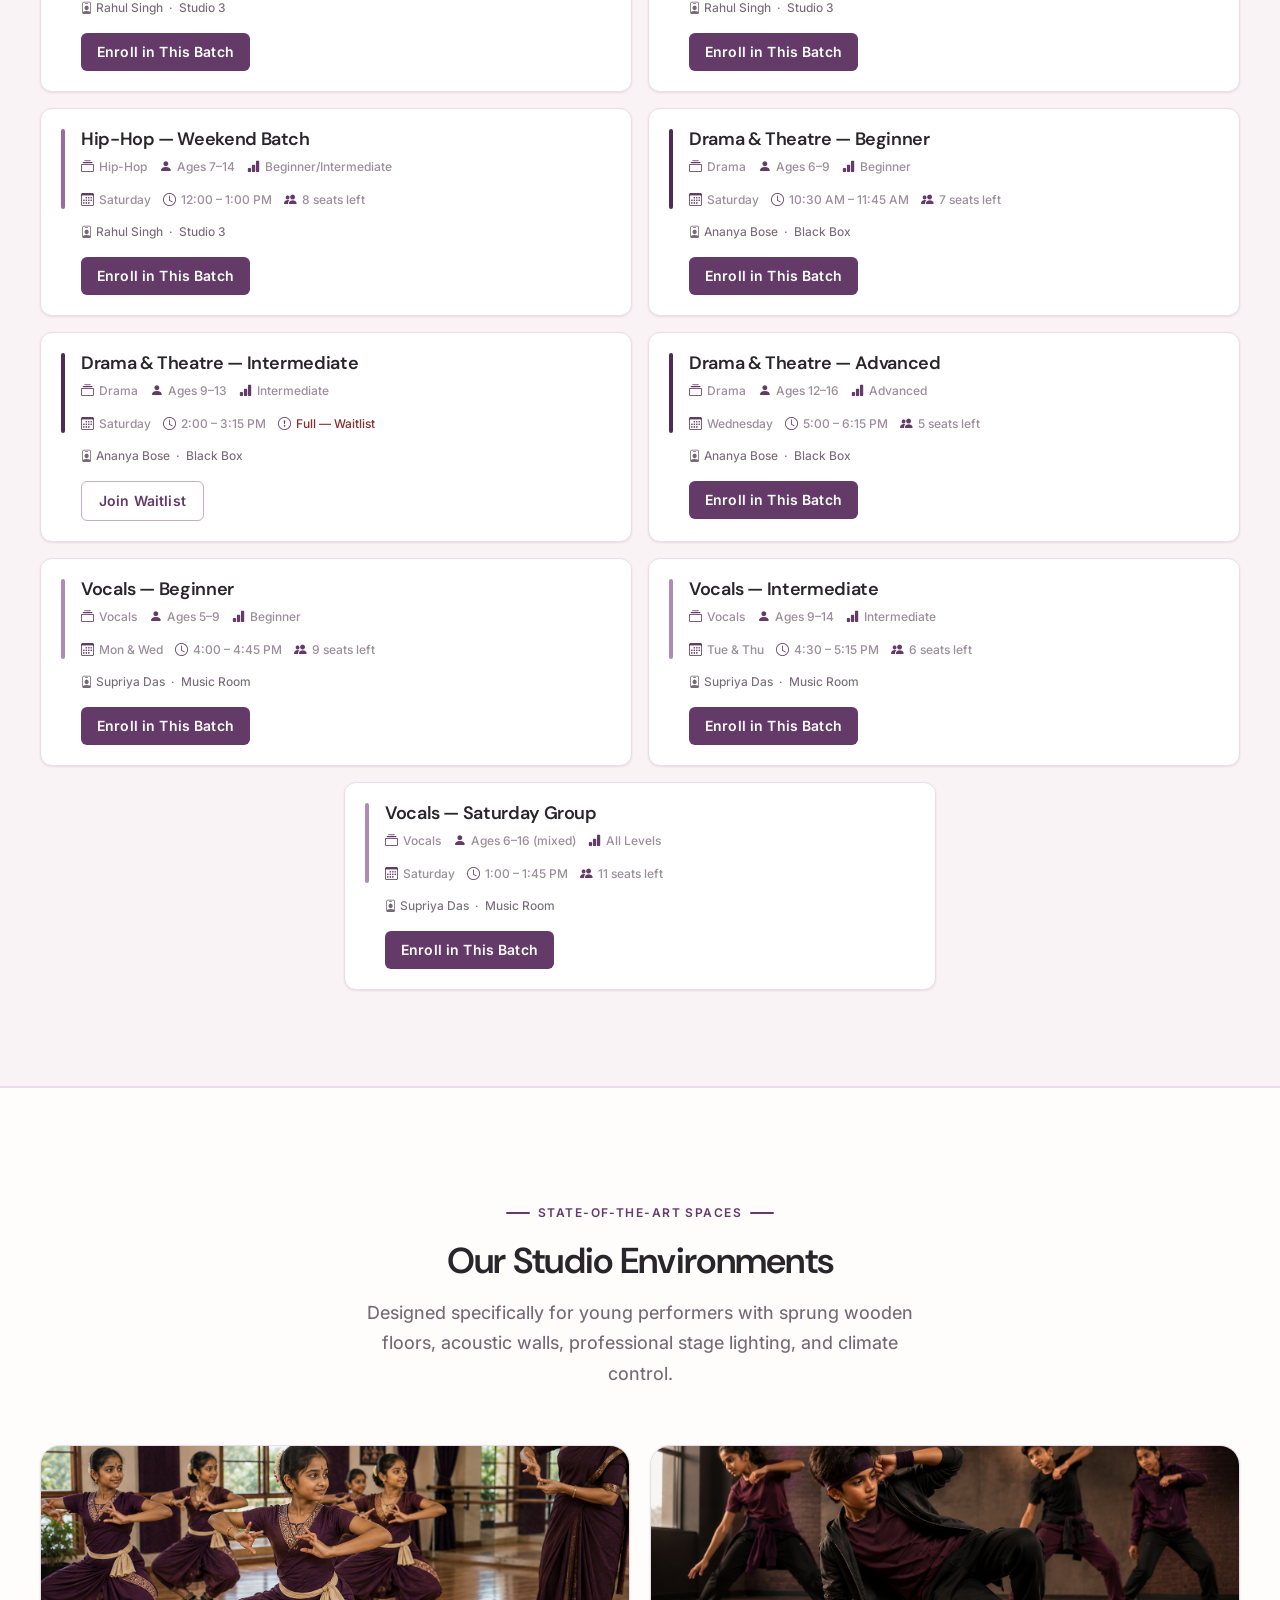
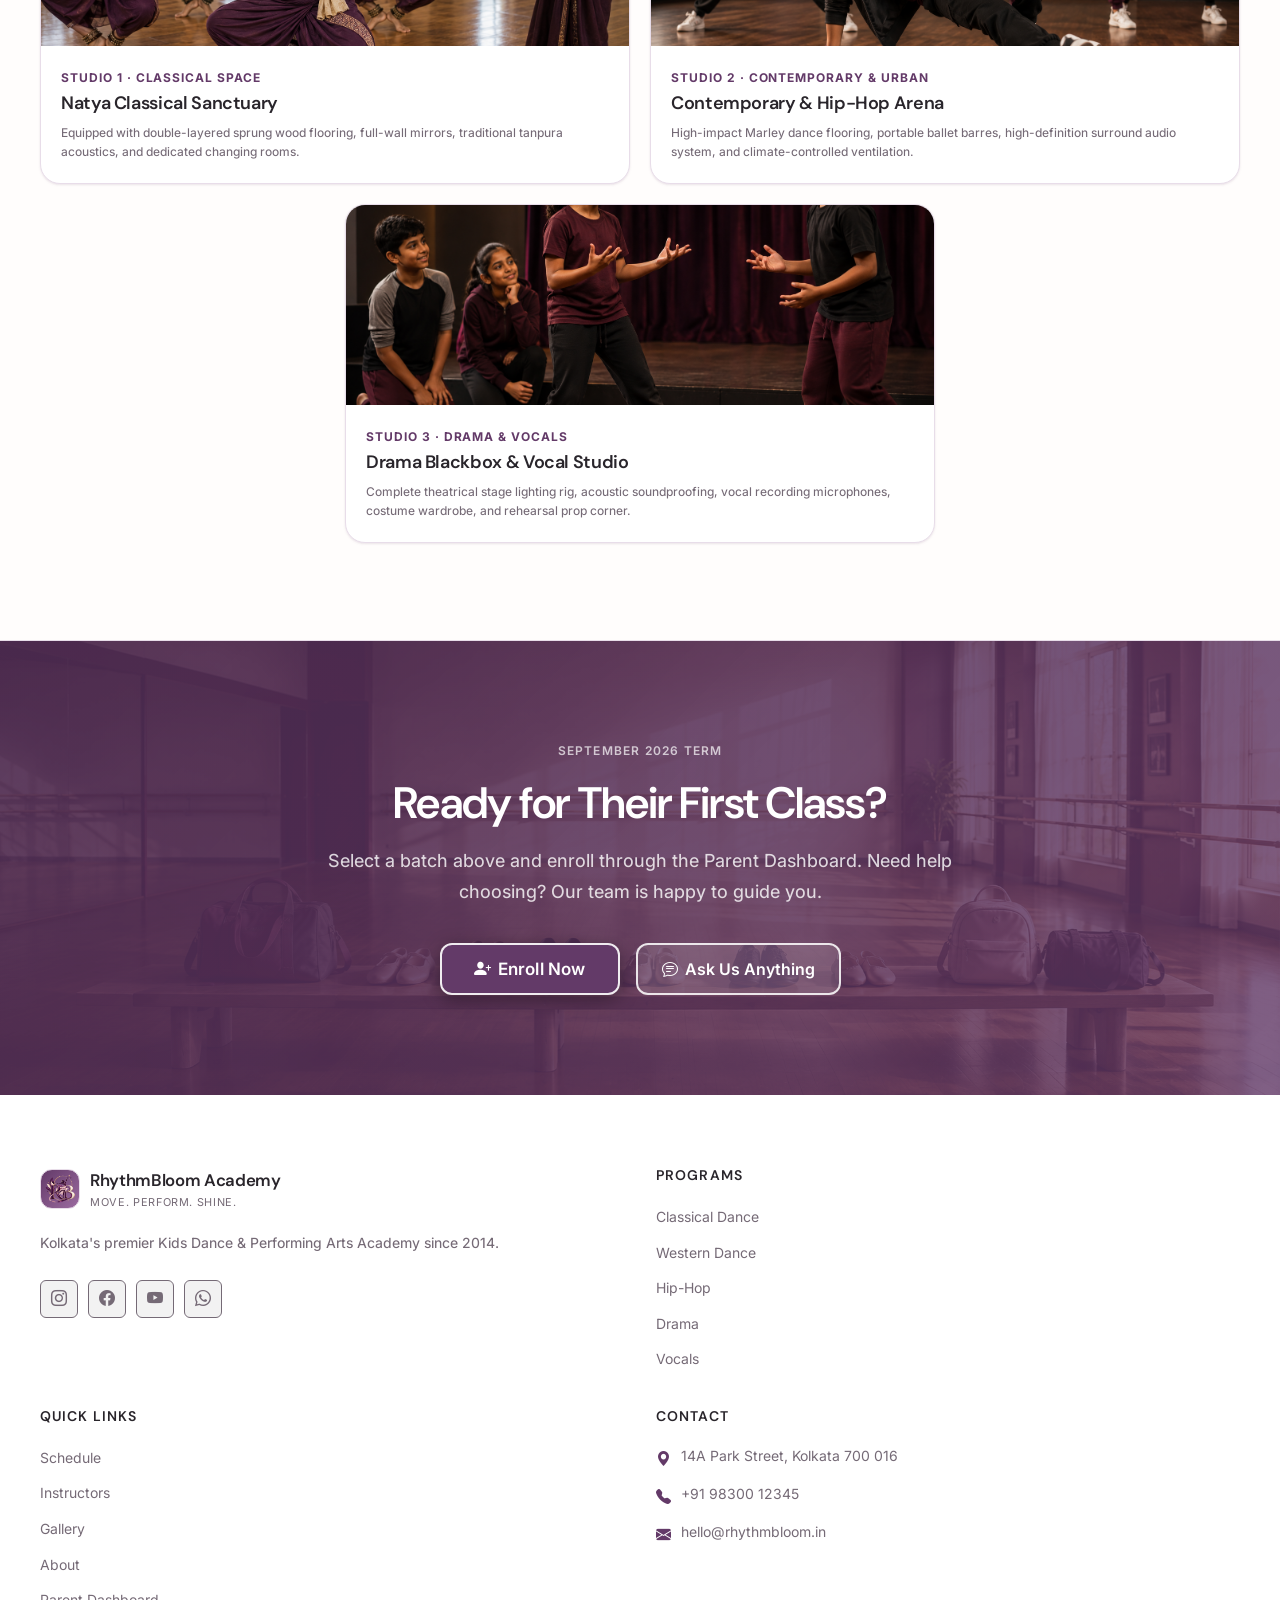
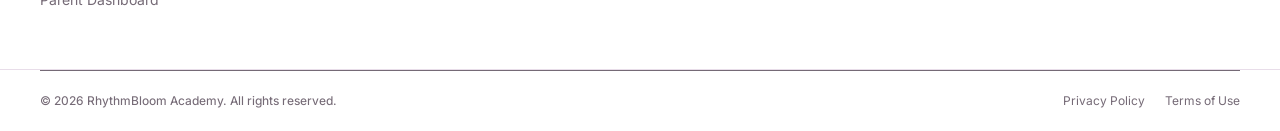
<file: schedule.html>
<!DOCTYPE html>
<html lang="en" data-theme="light" dir="ltr">
<head>
  <meta charset="UTF-8" />
  <meta name="viewport" content="width=device-width, initial-scale=1.0" />
  <title>Class Schedule — Book Your Batch | RhythmBloom Academy</title>
  <meta name="description" content="Browse and filter class schedules at RhythmBloom Academy. Find the perfect batch for your child across classical dance, western dance, hip-hop, drama and vocals." />
  <link rel="icon" type="image/png" href="images/logo.png" />
  <link rel="apple-touch-icon" href="images/logo.png" />
  <link rel="preconnect" href="https://fonts.googleapis.com" />
  <link rel="preconnect" href="https://fonts.gstatic.com" crossorigin />
  <link href="https://fonts.googleapis.com/css2?family=DM+Sans:opsz,wght@9..40,400;9..40,600;9..40,700;9..40,800&family=Inter:wght@400;500;600;700&display=swap" rel="stylesheet" />
  <link rel="stylesheet" href="https://cdn.jsdelivr.net/npm/bootstrap-icons@1.11.3/font/bootstrap-icons.min.css" />
  <link rel="stylesheet" href="css/main.css" />
  <link rel="stylesheet" href="css/header.css" />
  <link rel="stylesheet" href="css/components.css" />
  <link rel="stylesheet" href="css/dark-theme.css" />
  <link rel="stylesheet" href="css/rtl.css" />
  <link rel="stylesheet" href="css/desktop.css" />
  <link rel="stylesheet" href="css/tablet.css" />
  <link rel="stylesheet" href="css/mobile.css" />
  <style>
    .page-hero { padding:100px 0 72px; background:linear-gradient(135deg,var(--primary) 0%,#9B6BA0 100%); position:relative; overflow:hidden; }
    .page-hero::before { content:''; position:absolute; top:-80px; right:-80px; width:400px; height:400px; border-radius:50%; background:rgba(255,255,255,.06); }
    .filter-result-bar { display:flex; align-items:center; justify-content:space-between; margin-bottom:20px; flex-wrap:wrap; gap:12px; }
    .result-count-label { font-size:var(--text-sm); color:var(--text-muted); font-weight:500; }
    .result-count-label strong { color:var(--text-primary); }
    .schedule-color.classical { background:#633A68; }
    .schedule-color.western   { background:#7A4E7F; }
    .schedule-color.hiphop    { background:#9B6BA0; }
    .schedule-color.drama     { background:#4E2C53; }
    .schedule-color.vocals    { background:#B08BB4; }

    /* ── Interactive Discipline Quick-Select Cards ── */
    .schedule-discipline-bar {
      display: grid;
      grid-template-columns: repeat(5, 1fr);
      gap: 16px;
      margin-top: 0;
      margin-bottom: 40px;
      padding-top: 0;
    }
    .schedule-list-section { padding-top: 36px; }
    .discipline-select-card {
      position: relative;
      border-radius: var(--radius-lg);
      overflow: hidden;
      min-height: 160px;
      aspect-ratio: 16/10;
      cursor: pointer;
      border: 2px solid transparent;
      transition: all var(--trans-base);
      box-shadow: var(--shadow-sm);
    }
    .discipline-select-card img {
      width: 100%;
      height: 100%;
      object-fit: cover;
      object-position: center 30%;
      transition: transform var(--trans-slow);
    }
    .discipline-select-card::after {
      content: '';
      position: absolute;
      inset: 0;
      background: linear-gradient(to top, rgba(41,37,43,0.88) 0%, rgba(41,37,43,0.15) 60%, transparent 100%);
      transition: background var(--trans-fast);
    }
    .discipline-select-card.active,
    .discipline-select-card:hover {
      border-color: var(--primary);
      transform: translateY(-4px);
      box-shadow: var(--shadow-md);
    }
    .discipline-select-card.active::after,
    .discipline-select-card:hover::after {
      background: linear-gradient(to top, rgba(99,58,104,0.92) 0%, rgba(99,58,104,0.3) 70%);
    }
    .discipline-select-card:hover img {
      transform: scale(1.06);
    }
    .discipline-card-content {
      position: absolute;
      inset: 0;
      z-index: 2;
      padding: 16px 14px;
      display: flex;
      flex-direction: column;
      justify-content: flex-end;
      color: white;
    }
    .discipline-card-title {
      font-family: var(--font-heading);
      font-size: var(--text-base);
      font-weight: 700;
      line-height: 1.25;
      text-shadow: 0 1px 3px rgba(0,0,0,0.5);
    }
    .discipline-card-count {
      font-size: var(--text-xs);
      opacity: 0.9;
      margin-top: 4px;
      font-weight: 500;
      text-shadow: 0 1px 2px rgba(0,0,0,0.5);
    }

    /* Card Instructor Avatar & Thumb */
    .schedule-card-thumb {
      width: 84px;
      height: 84px;
      border-radius: var(--radius-md);
      overflow: hidden;
      flex-shrink: 0;
      position: relative;
    }
    .schedule-card-thumb img {
      width: 100%;
      height: 100%;
      object-fit: cover;
    }
    .schedule-avatar-wrap {
      width: 24px;
      height: 24px;
      border-radius: 50%;
      overflow: hidden;
      display: inline-block;
      vertical-align: middle;
      margin-right: 6px;
      border: 1px solid var(--divider);
    }
    .schedule-avatar-wrap img {
      width: 100%;
      height: 100%;
      object-fit: cover;
    }
    @media (min-width: 1200px) {
      .schedule-card-centered {
        grid-column: 1 / -1;
        width: calc(50% - 8px);
        justify-self: center;
      }
    }

    /* ── Studio Facilities Section ── */
    .studio-showcase-grid {
      display: grid;
      grid-template-columns: repeat(3, 1fr);
      gap: 24px;
      margin-top: 28px;
    }
    .studio-facility-card {
      background: var(--bg-card);
      border: 1px solid var(--divider);
      border-radius: var(--radius-lg);
      overflow: hidden;
      box-shadow: var(--shadow-sm);
      transition: transform var(--trans-base), box-shadow var(--trans-base);
    }
    .studio-facility-card:hover {
      transform: translateY(-5px);
      box-shadow: var(--shadow-md);
      border-color: var(--primary);
    }
    .studio-facility-img {
      height: 200px;
      overflow: hidden;
      position: relative;
    }
    .studio-facility-img img {
      width: 100%;
      height: 100%;
      object-fit: cover;
      transition: transform var(--trans-slow);
    }
    .studio-facility-card:hover .studio-facility-img img {
      transform: scale(1.06);
    }
    .studio-facility-body {
      padding: 22px 20px;
    }
    .studio-facility-tag {
      font-size: var(--text-xs);
      font-weight: 700;
      color: var(--primary);
      text-transform: uppercase;
      letter-spacing: 0.08em;
      margin-bottom: 6px;
    }
    .studio-facility-title {
      font-family: var(--font-heading);
      font-size: var(--text-md);
      font-weight: 600;
      margin-bottom: 8px;
    }
    .studio-facility-desc {
      font-size: var(--text-xs);
      color: var(--text-secondary);
      line-height: 1.6;
    }

    @media (max-width: 992px) {
      .schedule-discipline-bar { grid-template-columns: repeat(3, 1fr); gap: 14px; }
      .discipline-select-card { min-height: 140px; aspect-ratio: 16/9; }
      .studio-showcase-grid { grid-template-columns: repeat(2, 1fr); gap: 20px; }
    }
    @media (max-width: 576px) {
      .schedule-discipline-bar { grid-template-columns: 1fr !important; gap: 10px; }
      .discipline-select-card { min-height: 120px; aspect-ratio: 16/9; }
    }
    /* ── iPad Mini (577px–820px): 2-col grid, last card centred ── */
    @media (min-width: 577px) and (max-width: 820px) {
      .schedule-discipline-bar {
        grid-template-columns: repeat(2, 1fr) !important;
        gap: 14px !important;
        justify-items: center !important;
      }
      /* 5th card (last odd child) spans both columns and centres itself */
      .schedule-discipline-bar > .discipline-select-card:last-child:nth-child(odd) {
        grid-column: 1 / span 2 !important;
        width: calc(50% - 7px) !important;
        max-width: 100% !important;
        justify-self: center !important;
      }
    }
  </style>
</head>
<body>

<nav class="rb-navbar" role="navigation" aria-label="Main navigation">
  <div class="nav-inner">
    <a href="index.html" class="rb-brand">
      <div class="rb-logo-wrap">
        <img src="images/logo.png" alt="RhythmBloom Academy Logo" class="rb-logo-light" />
        <img src="images/dark_logo.png" alt="RhythmBloom Academy Logo" class="rb-logo-dark" style="display:none;" />
      </div>
      <div class="rb-brand-text"><span class="rb-brand-name">RhythmBloom Academy</span><span class="rb-brand-tagline">Move. Perform. Shine.</span></div>
    </a>
    <nav class="rb-nav"><ul class="rb-nav-list">
      <li><a href="index.html" class="rb-nav-link">Home 1</a></li>
      <li><a href="home-2.html" class="rb-nav-link">Home 2</a></li>
      <li><a href="about.html" class="rb-nav-link">About</a></li>
      <li><a href="programs.html" class="rb-nav-link">Programs</a></li>
      <li><a href="instructors.html" class="rb-nav-link">Instructors</a></li>
      <li><a href="schedule.html" class="rb-nav-link active">Schedule</a></li>
      <li><a href="gallery.html" class="rb-nav-link">Gallery</a></li>
      <li><a href="contact.html" class="rb-nav-link">Contact</a></li>
    </ul></nav>
    <div class="rb-nav-right">
      <button class="rb-icon-btn" data-theme-toggle aria-label="Toggle theme"><i class="bi bi-sun theme-icon-light"></i><i class="bi bi-moon-stars theme-icon-dark" style="display:none"></i></button>
      <button class="rb-icon-btn" data-dir-toggle aria-label="Toggle RTL"><span class="dir-label" style="font-size:.7rem;font-weight:700">RTL</span></button>
      <a href="dashboard.html" class="btn-primary"><i class="bi bi-grid-1x2"></i> Parent Dashboard</a>
      <a href="login.html" class="btn-secondary">Login</a>
    </div>
    <div class="rb-toggler">
      <button class="rb-menu-toggle" aria-label="Open menu"><i class="bi bi-list"></i></button>
    </div>
  </div>
</nav>
<div class="rb-mobile-menu">
  <ul class="rb-mobile-nav-list">
    <li><a href="index.html" class="rb-mobile-nav-link">Home 1</a></li>
    <li><a href="home-2.html" class="rb-mobile-nav-link">Home 2</a></li>
    <li><a href="about.html" class="rb-mobile-nav-link">About</a></li>
    <li><a href="programs.html" class="rb-mobile-nav-link">Programs</a></li>
    <li><a href="instructors.html" class="rb-mobile-nav-link">Instructors</a></li>
    <li><a href="schedule.html" class="rb-mobile-nav-link active">Schedule</a></li>
    <li><a href="gallery.html" class="rb-mobile-nav-link">Gallery</a></li>
    <li><a href="contact.html" class="rb-mobile-nav-link">Contact</a></li>
  </ul>
  <div class="rb-mobile-actions">
    <a href="dashboard.html" class="btn-primary" style="width:100%;justify-content:center;"><i class="bi bi-grid-1x2"></i> Parent Dashboard</a>
    <a href="login.html" class="btn-secondary" style="width:100%;justify-content:center;">Login</a>
    <div style="display:flex;align-items:center;justify-content:center;gap:12px;margin-top:6px;">
      <button class="rb-icon-btn" data-theme-toggle title="Toggle Dark Mode" aria-label="Toggle Dark Mode">
        <i class="bi bi-sun theme-icon-light"></i>
        <i class="bi bi-moon-stars theme-icon-dark" style="display:none"></i>
      </button>
      <button class="rb-icon-btn" data-dir-toggle title="Switch to RTL" aria-label="Switch to RTL">
        <span class="dir-label" style="font-size:0.7rem;font-weight:700;">RTL</span>
      </button>
    </div>
  </div>
</div>

<section class="page-hero">
  <div class="page-hero-bg"><img src="images/schedule-hero.png" alt="Schedule hero banner" /></div>
  <div class="container" style="position:relative;z-index:1;">
    <div class="text-center" style="color:white;position:relative;z-index:1;">
      <span style="display:inline-block;font-size:var(--text-xs);font-weight:700;letter-spacing:.12em;text-transform:uppercase;color:rgba(255,255,255,.7);margin-bottom:14px;">September 2026 Term</span>
      <h1 style="font-family:var(--font-heading);font-size:clamp(2rem,5vw,3.25rem);font-weight:600;color:white;margin-bottom:16px;letter-spacing:-.02em;">Class Schedule</h1>
      <p style="font-size:1.0625rem;color:rgba(255,255,255,.82);max-width:540px;margin:0 auto;">Filter by program, age group, level, day and timing to find the perfect batch for your child. Limited seats — enroll early.</p>
    </div>
  </div>
</section>

<section class="section schedule-list-section" aria-label="Available class schedules">
  <div class="container">
    <!-- Visual Discipline Quick-Select Bar -->
    <div class="schedule-discipline-bar reveal">
      <div class="discipline-select-card" data-prog="classical" onclick="selectDiscipline('classical')">
        <img src="images/program-1.png" alt="Classical Dance" />
        <div class="discipline-card-content">
          <div class="discipline-card-title">Classical Dance</div>
          <div class="discipline-card-count">3 Batches Available</div>
        </div>
      </div>
      <div class="discipline-select-card" data-prog="western" onclick="selectDiscipline('western')">
        <img src="images/program-2.png" alt="Western Dance" />
        <div class="discipline-card-content">
          <div class="discipline-card-title">Western Dance</div>
          <div class="discipline-card-count">3 Batches Available</div>
        </div>
      </div>
      <div class="discipline-select-card" data-prog="hiphop" onclick="selectDiscipline('hiphop')">
        <img src="images/program-3.png" alt="Hip-Hop Dance" />
        <div class="discipline-card-content">
          <div class="discipline-card-title">Hip-Hop Dance</div>
          <div class="discipline-card-count">3 Batches Available</div>
        </div>
      </div>
      <div class="discipline-select-card" data-prog="drama" onclick="selectDiscipline('drama')">
        <img src="images/program-4.png" alt="Drama & Theatre" />
        <div class="discipline-card-content">
          <div class="discipline-card-title">Drama & Theatre</div>
          <div class="discipline-card-count">3 Batches Available</div>
        </div>
      </div>
      <div class="discipline-select-card" data-prog="vocals" onclick="selectDiscipline('vocals')">
        <img src="images/program-5.png" alt="Vocals & Voice" />
        <div class="discipline-card-content">
          <div class="discipline-card-title">Vocals & Voice</div>
          <div class="discipline-card-count">3 Batches Available</div>
        </div>
      </div>
    </div>

    <!-- Filters -->
    <div class="schedule-filters reveal" role="search" aria-label="Filter classes">
      <select id="filter-program" aria-label="Filter by program">
        <option value="">All Programs</option>
        <option value="classical">Classical Dance</option>
        <option value="western">Western Dance</option>
        <option value="hiphop">Hip-Hop</option>
        <option value="drama">Drama</option>
        <option value="vocals">Vocals</option>
      </select>
      <select id="filter-age" aria-label="Filter by age group">
        <option value="">All Ages</option>
        <option value="5-8">Ages 5–8</option>
        <option value="6-9">Ages 6–9</option>
        <option value="7-12">Ages 7–12</option>
        <option value="9-13">Ages 9–13</option>
        <option value="10-16">Ages 10–16</option>
        <option value="12-16">Ages 12–16</option>
      </select>
      <select id="filter-level" aria-label="Filter by level">
        <option value="">All Levels</option>
        <option value="beginner">Beginner</option>
        <option value="intermediate">Intermediate</option>
        <option value="advanced">Advanced</option>
      </select>
      <select id="filter-day" aria-label="Filter by day">
        <option value="">All Days</option>
        <option value="monday">Monday</option>
        <option value="tuesday">Tuesday</option>
        <option value="wednesday">Wednesday</option>
        <option value="thursday">Thursday</option>
        <option value="friday">Friday</option>
        <option value="saturday">Saturday</option>
        <option value="sunday">Sunday</option>
      </select>
      <select id="filter-timing" aria-label="Filter by timing">
        <option value="">All Timings</option>
        <option value="morning">Morning (9–12)</option>
        <option value="afternoon">Afternoon (12–4)</option>
        <option value="evening">Evening (4–8)</option>
      </select>
      <button id="filter-reset" class="btn-secondary" style="white-space:nowrap;flex-shrink:0;"><i class="bi bi-arrow-counterclockwise"></i> Reset</button>
    </div>

    <!-- Result bar -->
    <div class="filter-result-bar">
      <p class="result-count-label"><strong id="result-count">15 classes found</strong></p>
      <p style="font-size:var(--text-xs);color:var(--text-muted);">Term: Sep – Nov 2026 · New batches starting 1 September</p>
    </div>

    <!-- Schedule Cards -->
    <div class="schedule-grid" id="schedule-grid">

      <!-- Classical -->
      <div class="schedule-card" data-program="classical" data-age="5-8" data-level="beginner" data-day="saturday" data-timing="morning">
        <div class="schedule-color classical"></div>
        <div class="schedule-info">
          <h3 class="schedule-program">Bharatanatyam — Beginner</h3>
          <div class="schedule-meta-row">
            <span class="schedule-meta-item"><i class="bi bi-collection"></i> Classical Dance</span>
            <span class="schedule-meta-item"><i class="bi bi-person-fill"></i> Ages 5–8</span>
            <span class="schedule-meta-item"><i class="bi bi-bar-chart-fill"></i> Beginner</span>
          </div>
          <div class="schedule-meta-row">
            <span class="schedule-meta-item"><i class="bi bi-calendar3"></i> Saturday</span>
            <span class="schedule-meta-item"><i class="bi bi-clock"></i> 10:00 – 11:00 AM</span>
            <span class="schedule-meta-item"><i class="bi bi-people-fill"></i> 8 seats left</span>
          </div>
          <p class="schedule-instructor"><i class="bi bi-person-badge"></i> Priya Sharma &nbsp;·&nbsp; Studio 1</p>
          <a href="dashboard.html" class="btn-primary enroll-btn" data-batch="Bharatanatyam Beginner Sat 10AM">Enroll in This Batch</a>
        </div>
      </div>

      <div class="schedule-card" data-program="classical" data-age="9-13" data-level="intermediate" data-day="sunday" data-timing="morning">
        <div class="schedule-color classical"></div>
        <div class="schedule-info">
          <h3 class="schedule-program">Bharatanatyam — Intermediate</h3>
          <div class="schedule-meta-row">
            <span class="schedule-meta-item"><i class="bi bi-collection"></i> Classical Dance</span>
            <span class="schedule-meta-item"><i class="bi bi-person-fill"></i> Ages 9–13</span>
            <span class="schedule-meta-item"><i class="bi bi-bar-chart-fill"></i> Intermediate</span>
          </div>
          <div class="schedule-meta-row">
            <span class="schedule-meta-item"><i class="bi bi-calendar3"></i> Sunday</span>
            <span class="schedule-meta-item"><i class="bi bi-clock"></i> 11:15 AM – 12:30 PM</span>
            <span class="schedule-meta-item"><i class="bi bi-people-fill"></i> 4 seats left</span>
          </div>
          <p class="schedule-instructor"><i class="bi bi-person-badge"></i> Priya Sharma &nbsp;·&nbsp; Studio 1</p>
          <a href="dashboard.html" class="btn-primary enroll-btn" data-batch="Bharatanatyam Intermediate Sun 11AM">Enroll in This Batch</a>
        </div>
      </div>

      <div class="schedule-card" data-program="classical" data-age="12-16" data-level="advanced" data-day="saturday" data-timing="afternoon">
        <div class="schedule-color classical"></div>
        <div class="schedule-info">
          <h3 class="schedule-program">Bharatanatyam — Advanced</h3>
          <div class="schedule-meta-row">
            <span class="schedule-meta-item"><i class="bi bi-collection"></i> Classical Dance</span>
            <span class="schedule-meta-item"><i class="bi bi-person-fill"></i> Ages 12–16</span>
            <span class="schedule-meta-item"><i class="bi bi-bar-chart-fill"></i> Advanced</span>
          </div>
          <div class="schedule-meta-row">
            <span class="schedule-meta-item"><i class="bi bi-calendar3"></i> Saturday</span>
            <span class="schedule-meta-item"><i class="bi bi-clock"></i> 2:00 – 3:30 PM</span>
            <span class="schedule-meta-item" style="color:var(--error)"><i class="bi bi-exclamation-circle"></i> Waitlist</span>
          </div>
          <p class="schedule-instructor"><i class="bi bi-person-badge"></i> Priya Sharma &nbsp;·&nbsp; Studio 1</p>
          <a href="contact.html" class="btn-secondary">Join Waitlist</a>
        </div>
      </div>

      <!-- Western -->
      <div class="schedule-card" data-program="western" data-age="6-9" data-level="beginner" data-day="monday" data-timing="evening">
        <div class="schedule-color western"></div>
        <div class="schedule-info">
          <h3 class="schedule-program">Contemporary Dance — Beginner</h3>
          <div class="schedule-meta-row">
            <span class="schedule-meta-item"><i class="bi bi-collection"></i> Western Dance</span>
            <span class="schedule-meta-item"><i class="bi bi-person-fill"></i> Ages 6–9</span>
            <span class="schedule-meta-item"><i class="bi bi-bar-chart-fill"></i> Beginner</span>
          </div>
          <div class="schedule-meta-row">
            <span class="schedule-meta-item"><i class="bi bi-calendar3"></i> Mon & Wed</span>
            <span class="schedule-meta-item"><i class="bi bi-clock"></i> 4:00 – 5:00 PM</span>
            <span class="schedule-meta-item"><i class="bi bi-people-fill"></i> 10 seats left</span>
          </div>
          <p class="schedule-instructor"><i class="bi bi-person-badge"></i> Meera Kapoor &nbsp;·&nbsp; Studio 2</p>
          <a href="dashboard.html" class="btn-primary enroll-btn" data-batch="Contemporary Beginner Mon-Wed 4PM">Enroll in This Batch</a>
        </div>
      </div>

      <div class="schedule-card" data-program="western" data-age="9-13" data-level="intermediate" data-day="monday" data-timing="evening">
        <div class="schedule-color western"></div>
        <div class="schedule-info">
          <h3 class="schedule-program">Contemporary Dance — Intermediate</h3>
          <div class="schedule-meta-row">
            <span class="schedule-meta-item"><i class="bi bi-collection"></i> Western Dance</span>
            <span class="schedule-meta-item"><i class="bi bi-person-fill"></i> Ages 9–13</span>
            <span class="schedule-meta-item"><i class="bi bi-bar-chart-fill"></i> Intermediate</span>
          </div>
          <div class="schedule-meta-row">
            <span class="schedule-meta-item"><i class="bi bi-calendar3"></i> Mon/Wed/Fri</span>
            <span class="schedule-meta-item"><i class="bi bi-clock"></i> 4:30 – 5:30 PM</span>
            <span class="schedule-meta-item"><i class="bi bi-people-fill"></i> 3 seats left</span>
          </div>
          <p class="schedule-instructor"><i class="bi bi-person-badge"></i> Meera Kapoor &nbsp;·&nbsp; Studio 2</p>
          <a href="dashboard.html" class="btn-primary enroll-btn" data-batch="Contemporary Intermediate MWF 4:30PM">Enroll in This Batch</a>
        </div>
      </div>

      <div class="schedule-card" data-program="western" data-age="12-16" data-level="advanced" data-day="friday" data-timing="evening">
        <div class="schedule-color western"></div>
        <div class="schedule-info">
          <h3 class="schedule-program">Contemporary Dance — Advanced</h3>
          <div class="schedule-meta-row">
            <span class="schedule-meta-item"><i class="bi bi-collection"></i> Western Dance</span>
            <span class="schedule-meta-item"><i class="bi bi-person-fill"></i> Ages 12–16</span>
            <span class="schedule-meta-item"><i class="bi bi-bar-chart-fill"></i> Advanced</span>
          </div>
          <div class="schedule-meta-row">
            <span class="schedule-meta-item"><i class="bi bi-calendar3"></i> Friday</span>
            <span class="schedule-meta-item"><i class="bi bi-clock"></i> 5:30 – 7:00 PM</span>
            <span class="schedule-meta-item"><i class="bi bi-people-fill"></i> 5 seats left</span>
          </div>
          <p class="schedule-instructor"><i class="bi bi-person-badge"></i> Meera Kapoor &nbsp;·&nbsp; Studio 2</p>
          <a href="dashboard.html" class="btn-primary enroll-btn" data-batch="Contemporary Advanced Fri 5:30PM">Enroll in This Batch</a>
        </div>
      </div>

      <!-- Hip-Hop -->
      <div class="schedule-card" data-program="hiphop" data-age="7-12" data-level="beginner" data-day="tuesday" data-timing="evening">
        <div class="schedule-color hiphop"></div>
        <div class="schedule-info">
          <h3 class="schedule-program">Hip-Hop — Beginner</h3>
          <div class="schedule-meta-row">
            <span class="schedule-meta-item"><i class="bi bi-collection"></i> Hip-Hop</span>
            <span class="schedule-meta-item"><i class="bi bi-person-fill"></i> Ages 7–10</span>
            <span class="schedule-meta-item"><i class="bi bi-bar-chart-fill"></i> Beginner</span>
          </div>
          <div class="schedule-meta-row">
            <span class="schedule-meta-item"><i class="bi bi-calendar3"></i> Tue & Thu</span>
            <span class="schedule-meta-item"><i class="bi bi-clock"></i> 5:00 – 6:00 PM</span>
            <span class="schedule-meta-item"><i class="bi bi-people-fill"></i> 12 seats left</span>
          </div>
          <p class="schedule-instructor"><i class="bi bi-person-badge"></i> Rahul Singh &nbsp;·&nbsp; Studio 3</p>
          <a href="dashboard.html" class="btn-primary enroll-btn" data-batch="Hip-Hop Beginner Tue-Thu 5PM">Enroll in This Batch</a>
        </div>
      </div>

      <div class="schedule-card" data-program="hiphop" data-age="10-16" data-level="intermediate" data-day="tuesday" data-timing="evening">
        <div class="schedule-color hiphop"></div>
        <div class="schedule-info">
          <h3 class="schedule-program">Hip-Hop — Intermediate</h3>
          <div class="schedule-meta-row">
            <span class="schedule-meta-item"><i class="bi bi-collection"></i> Hip-Hop</span>
            <span class="schedule-meta-item"><i class="bi bi-person-fill"></i> Ages 10–16</span>
            <span class="schedule-meta-item"><i class="bi bi-bar-chart-fill"></i> Intermediate</span>
          </div>
          <div class="schedule-meta-row">
            <span class="schedule-meta-item"><i class="bi bi-calendar3"></i> Tue & Thu</span>
            <span class="schedule-meta-item"><i class="bi bi-clock"></i> 6:00 – 7:00 PM</span>
            <span class="schedule-meta-item"><i class="bi bi-people-fill"></i> 6 seats left</span>
          </div>
          <p class="schedule-instructor"><i class="bi bi-person-badge"></i> Rahul Singh &nbsp;·&nbsp; Studio 3</p>
          <a href="dashboard.html" class="btn-primary enroll-btn" data-batch="Hip-Hop Intermediate Tue-Thu 6PM">Enroll in This Batch</a>
        </div>
      </div>

      <div class="schedule-card" data-program="hiphop" data-age="7-12" data-level="beginner" data-day="saturday" data-timing="afternoon">
        <div class="schedule-color hiphop"></div>
        <div class="schedule-info">
          <h3 class="schedule-program">Hip-Hop — Weekend Batch</h3>
          <div class="schedule-meta-row">
            <span class="schedule-meta-item"><i class="bi bi-collection"></i> Hip-Hop</span>
            <span class="schedule-meta-item"><i class="bi bi-person-fill"></i> Ages 7–14</span>
            <span class="schedule-meta-item"><i class="bi bi-bar-chart-fill"></i> Beginner/Intermediate</span>
          </div>
          <div class="schedule-meta-row">
            <span class="schedule-meta-item"><i class="bi bi-calendar3"></i> Saturday</span>
            <span class="schedule-meta-item"><i class="bi bi-clock"></i> 12:00 – 1:00 PM</span>
            <span class="schedule-meta-item"><i class="bi bi-people-fill"></i> 8 seats left</span>
          </div>
          <p class="schedule-instructor"><i class="bi bi-person-badge"></i> Rahul Singh &nbsp;·&nbsp; Studio 3</p>
          <a href="dashboard.html" class="btn-primary enroll-btn" data-batch="Hip-Hop Weekend Sat 12PM">Enroll in This Batch</a>
        </div>
      </div>

      <!-- Drama -->
      <div class="schedule-card" data-program="drama" data-age="6-9" data-level="beginner" data-day="saturday" data-timing="morning">
        <div class="schedule-color drama"></div>
        <div class="schedule-info">
          <h3 class="schedule-program">Drama & Theatre — Beginner</h3>
          <div class="schedule-meta-row">
            <span class="schedule-meta-item"><i class="bi bi-collection"></i> Drama</span>
            <span class="schedule-meta-item"><i class="bi bi-person-fill"></i> Ages 6–9</span>
            <span class="schedule-meta-item"><i class="bi bi-bar-chart-fill"></i> Beginner</span>
          </div>
          <div class="schedule-meta-row">
            <span class="schedule-meta-item"><i class="bi bi-calendar3"></i> Saturday</span>
            <span class="schedule-meta-item"><i class="bi bi-clock"></i> 10:30 AM – 11:45 AM</span>
            <span class="schedule-meta-item"><i class="bi bi-people-fill"></i> 7 seats left</span>
          </div>
          <p class="schedule-instructor"><i class="bi bi-person-badge"></i> Ananya Bose &nbsp;·&nbsp; Black Box</p>
          <a href="dashboard.html" class="btn-primary enroll-btn" data-batch="Drama Beginner Sat 10:30AM">Enroll in This Batch</a>
        </div>
      </div>

      <div class="schedule-card" data-program="drama" data-age="9-13" data-level="intermediate" data-day="saturday" data-timing="afternoon">
        <div class="schedule-color drama"></div>
        <div class="schedule-info">
          <h3 class="schedule-program">Drama & Theatre — Intermediate</h3>
          <div class="schedule-meta-row">
            <span class="schedule-meta-item"><i class="bi bi-collection"></i> Drama</span>
            <span class="schedule-meta-item"><i class="bi bi-person-fill"></i> Ages 9–13</span>
            <span class="schedule-meta-item"><i class="bi bi-bar-chart-fill"></i> Intermediate</span>
          </div>
          <div class="schedule-meta-row">
            <span class="schedule-meta-item"><i class="bi bi-calendar3"></i> Saturday</span>
            <span class="schedule-meta-item"><i class="bi bi-clock"></i> 2:00 – 3:15 PM</span>
            <span class="schedule-meta-item" style="color:var(--error)"><i class="bi bi-exclamation-circle"></i> Full — Waitlist</span>
          </div>
          <p class="schedule-instructor"><i class="bi bi-person-badge"></i> Ananya Bose &nbsp;·&nbsp; Black Box</p>
          <a href="contact.html" class="btn-secondary">Join Waitlist</a>
        </div>
      </div>

      <div class="schedule-card" data-program="drama" data-age="12-16" data-level="advanced" data-day="wednesday" data-timing="evening">
        <div class="schedule-color drama"></div>
        <div class="schedule-info">
          <h3 class="schedule-program">Drama & Theatre — Advanced</h3>
          <div class="schedule-meta-row">
            <span class="schedule-meta-item"><i class="bi bi-collection"></i> Drama</span>
            <span class="schedule-meta-item"><i class="bi bi-person-fill"></i> Ages 12–16</span>
            <span class="schedule-meta-item"><i class="bi bi-bar-chart-fill"></i> Advanced</span>
          </div>
          <div class="schedule-meta-row">
            <span class="schedule-meta-item"><i class="bi bi-calendar3"></i> Wednesday</span>
            <span class="schedule-meta-item"><i class="bi bi-clock"></i> 5:00 – 6:15 PM</span>
            <span class="schedule-meta-item"><i class="bi bi-people-fill"></i> 5 seats left</span>
          </div>
          <p class="schedule-instructor"><i class="bi bi-person-badge"></i> Ananya Bose &nbsp;·&nbsp; Black Box</p>
          <a href="dashboard.html" class="btn-primary enroll-btn" data-batch="Drama Advanced Wed 5PM">Enroll in This Batch</a>
        </div>
      </div>

      <!-- Vocals -->
      <div class="schedule-card" data-program="vocals" data-age="5-8" data-level="beginner" data-day="monday" data-timing="evening">
        <div class="schedule-color vocals"></div>
        <div class="schedule-info">
          <h3 class="schedule-program">Vocals — Beginner</h3>
          <div class="schedule-meta-row">
            <span class="schedule-meta-item"><i class="bi bi-collection"></i> Vocals</span>
            <span class="schedule-meta-item"><i class="bi bi-person-fill"></i> Ages 5–9</span>
            <span class="schedule-meta-item"><i class="bi bi-bar-chart-fill"></i> Beginner</span>
          </div>
          <div class="schedule-meta-row">
            <span class="schedule-meta-item"><i class="bi bi-calendar3"></i> Mon & Wed</span>
            <span class="schedule-meta-item"><i class="bi bi-clock"></i> 4:00 – 4:45 PM</span>
            <span class="schedule-meta-item"><i class="bi bi-people-fill"></i> 9 seats left</span>
          </div>
          <p class="schedule-instructor"><i class="bi bi-person-badge"></i> Supriya Das &nbsp;·&nbsp; Music Room</p>
          <a href="dashboard.html" class="btn-primary enroll-btn" data-batch="Vocals Beginner Mon-Wed 4PM">Enroll in This Batch</a>
        </div>
      </div>

      <div class="schedule-card" data-program="vocals" data-age="9-13" data-level="intermediate" data-day="tuesday" data-timing="evening">
        <div class="schedule-color vocals"></div>
        <div class="schedule-info">
          <h3 class="schedule-program">Vocals — Intermediate</h3>
          <div class="schedule-meta-row">
            <span class="schedule-meta-item"><i class="bi bi-collection"></i> Vocals</span>
            <span class="schedule-meta-item"><i class="bi bi-person-fill"></i> Ages 9–14</span>
            <span class="schedule-meta-item"><i class="bi bi-bar-chart-fill"></i> Intermediate</span>
          </div>
          <div class="schedule-meta-row">
            <span class="schedule-meta-item"><i class="bi bi-calendar3"></i> Tue & Thu</span>
            <span class="schedule-meta-item"><i class="bi bi-clock"></i> 4:30 – 5:15 PM</span>
            <span class="schedule-meta-item"><i class="bi bi-people-fill"></i> 6 seats left</span>
          </div>
          <p class="schedule-instructor"><i class="bi bi-person-badge"></i> Supriya Das &nbsp;·&nbsp; Music Room</p>
          <a href="dashboard.html" class="btn-primary enroll-btn" data-batch="Vocals Intermediate Tue-Thu 4:30PM">Enroll in This Batch</a>
        </div>
      </div>

      <div class="schedule-card schedule-card-centered" data-program="vocals" data-age="6-9" data-level="beginner" data-day="saturday" data-timing="afternoon">
        <div class="schedule-color vocals"></div>
        <div class="schedule-info">
          <h3 class="schedule-program">Vocals — Saturday Group</h3>
          <div class="schedule-meta-row">
            <span class="schedule-meta-item"><i class="bi bi-collection"></i> Vocals</span>
            <span class="schedule-meta-item"><i class="bi bi-person-fill"></i> Ages 6–16 (mixed)</span>
            <span class="schedule-meta-item"><i class="bi bi-bar-chart-fill"></i> All Levels</span>
          </div>
          <div class="schedule-meta-row">
            <span class="schedule-meta-item"><i class="bi bi-calendar3"></i> Saturday</span>
            <span class="schedule-meta-item"><i class="bi bi-clock"></i> 1:00 – 1:45 PM</span>
            <span class="schedule-meta-item"><i class="bi bi-people-fill"></i> 11 seats left</span>
          </div>
          <p class="schedule-instructor"><i class="bi bi-person-badge"></i> Supriya Das &nbsp;·&nbsp; Music Room</p>
          <a href="dashboard.html" class="btn-primary enroll-btn" data-batch="Vocals Saturday Group 1PM">Enroll in This Batch</a>
        </div>
      </div>

      <!-- No results -->
      <div id="no-results" class="no-results" style="display:none;">
        <i class="bi bi-search"></i>
        <h4 style="font-family:var(--font-heading);margin-bottom:8px;color:var(--text-primary);">No classes found</h4>
        <p style="color:var(--text-muted);font-size:var(--text-sm);">Try adjusting your filters or <a href="contact.html">contact us</a> to arrange a custom batch.</p>
      </div>

    </div>
  </div>
</section>

<!-- STUDIO FACILITIES SHOWCASE -->
<section class="section" style="background:var(--bg-secondary);border-top:1px solid var(--divider);">
  <div class="container">
    <div class="section-header center reveal">
      <span class="section-label">State-of-the-Art Spaces</span>
      <h2 class="section-title">Our Studio Environments</h2>
      <p class="section-desc">Designed specifically for young performers with sprung wooden floors, acoustic walls, professional stage lighting, and climate control.</p>
    </div>
    <div class="studio-showcase-grid reveal">
      <div class="studio-facility-card">
        <div class="studio-facility-img">
          <img src="images/classical_practice.png" alt="Studio 1 — Natya Classical Sanctuary" loading="lazy" />
        </div>
        <div class="studio-facility-body">
          <div class="studio-facility-tag">Studio 1 · Classical Space</div>
          <h3 class="studio-facility-title">Natya Classical Sanctuary</h3>
          <p class="studio-facility-desc">Equipped with double-layered sprung wood flooring, full-wall mirrors, traditional tanpura acoustics, and dedicated changing rooms.</p>
        </div>
      </div>
      <div class="studio-facility-card">
        <div class="studio-facility-img">
          <img src="images/hiphop-1.png" alt="Studio 2 — Contemporary & Urban Floor" loading="lazy" />
        </div>
        <div class="studio-facility-body">
          <div class="studio-facility-tag">Studio 2 · Contemporary & Urban</div>
          <h3 class="studio-facility-title">Contemporary & Hip-Hop Arena</h3>
          <p class="studio-facility-desc">High-impact Marley dance flooring, portable ballet barres, high-definition surround audio system, and climate-controlled ventilation.</p>
        </div>
      </div>
      <div class="studio-facility-card">
        <div class="studio-facility-img">
          <img src="images/drama-1.png" alt="Studio 3 — Drama & Vocal Blackbox" loading="lazy" />
        </div>
        <div class="studio-facility-body">
          <div class="studio-facility-tag">Studio 3 · Drama & Vocals</div>
          <h3 class="studio-facility-title">Drama Blackbox & Vocal Studio</h3>
          <p class="studio-facility-desc">Complete theatrical stage lighting rig, acoustic soundproofing, vocal recording microphones, costume wardrobe, and rehearsal prop corner.</p>
        </div>
      </div>
    </div>
  </div>
</section>

<!-- CTA -->
<section class="cta-section">
  <div class="cta-bg"><img src="images/schedule-cta.png" alt="Dance class" /></div>
  <div class="container">
    <div class="cta-content reveal">
      <p class="cta-label">September 2026 Term</p>
      <h2 class="cta-title">Ready for Their First Class?</h2>
      <p class="cta-desc">Select a batch above and enroll through the Parent Dashboard. Need help choosing? Our team is happy to guide you.</p>
      <div class="cta-actions">
        <a href="dashboard.html" class="btn-primary btn-xl"><i class="bi bi-person-plus-fill"></i> Enroll Now</a>
        <a href="contact.html" class="btn-ghost btn-xl"><i class="bi bi-chat-text"></i> Ask Us Anything</a>
      </div>
    </div>
  </div>
</section>

<footer class="rb-footer">
  <div class="container">
    <div class="footer-grid">
      <div><a href="index.html" class="footer-brand" style="text-decoration:none;color:inherit;"><div class="footer-logo-wrap"><img src="images/logo.png" alt="RhythmBloom Academy Logo" class="rb-logo-light" /><img src="images/dark_logo.png" alt="RhythmBloom Academy Logo" class="rb-logo-dark" style="display:none;" /></div><div><div class="footer-brand-name">RhythmBloom Academy</div><div class="footer-brand-tagline">Move. Perform. Shine.</div></div></a><p class="footer-about">Kolkata's premier Kids Dance & Performing Arts Academy since 2014.</p><div class="footer-social"><a href="#" class="footer-social-link" aria-label="Instagram"><i class="bi bi-instagram"></i></a><a href="#" class="footer-social-link" aria-label="Facebook"><i class="bi bi-facebook"></i></a><a href="#" class="footer-social-link" aria-label="YouTube"><i class="bi bi-youtube"></i></a><a href="#" class="footer-social-link" aria-label="WhatsApp"><i class="bi bi-whatsapp"></i></a></div></div>
      <div><h4 class="footer-col-title">Programs</h4><ul class="footer-links"><li><a href="programs.html#classical">Classical Dance</a></li><li><a href="programs.html#western">Western Dance</a></li><li><a href="programs.html#hiphop">Hip-Hop</a></li><li><a href="programs.html#drama">Drama</a></li><li><a href="programs.html#vocals">Vocals</a></li></ul></div>
      <div><h4 class="footer-col-title">Quick Links</h4><ul class="footer-links"><li><a href="schedule.html">Schedule</a></li><li><a href="instructors.html">Instructors</a></li><li><a href="gallery.html">Gallery</a></li><li><a href="about.html">About</a></li><li><a href="dashboard.html">Parent Dashboard</a></li></ul></div>
      <div><h4 class="footer-col-title">Contact</h4><div class="footer-contact-item"><i class="bi bi-geo-alt-fill"></i><span>14A Park Street, Kolkata 700 016</span></div><div class="footer-contact-item"><i class="bi bi-telephone-fill"></i><span>+91 98300 12345</span></div><div class="footer-contact-item"><i class="bi bi-envelope-fill"></i><span>hello@rhythmbloom.in</span></div></div>
    </div>
  </div>
  <div class="divider"></div>
  <div class="container"><div class="footer-bottom"><p class="footer-copy">&copy; 2026 RhythmBloom Academy. All rights reserved.</p><div class="footer-bottom-links"><a href="#">Privacy Policy</a><a href="#">Terms of Use</a></div></div></div>
</footer>
<div class="toast-container" aria-live="polite"></div>
<script src="js/main.js"></script>
<script src="js/schedule.js"></script>
<script>
  function selectDiscipline(progVal) {
    const sel = document.getElementById('filter-program');
    if (!sel) return;
    sel.value = progVal;
    sel.dispatchEvent(new Event('change'));
    document.querySelectorAll('.discipline-select-card').forEach(c => {
      c.classList.toggle('active', c.dataset.prog === progVal);
    });
  }
  document.getElementById('filter-reset')?.addEventListener('click', function() {
    document.querySelectorAll('.discipline-select-card').forEach(c => c.classList.remove('active'));
  });
</script>
</body>
</html>
</file>
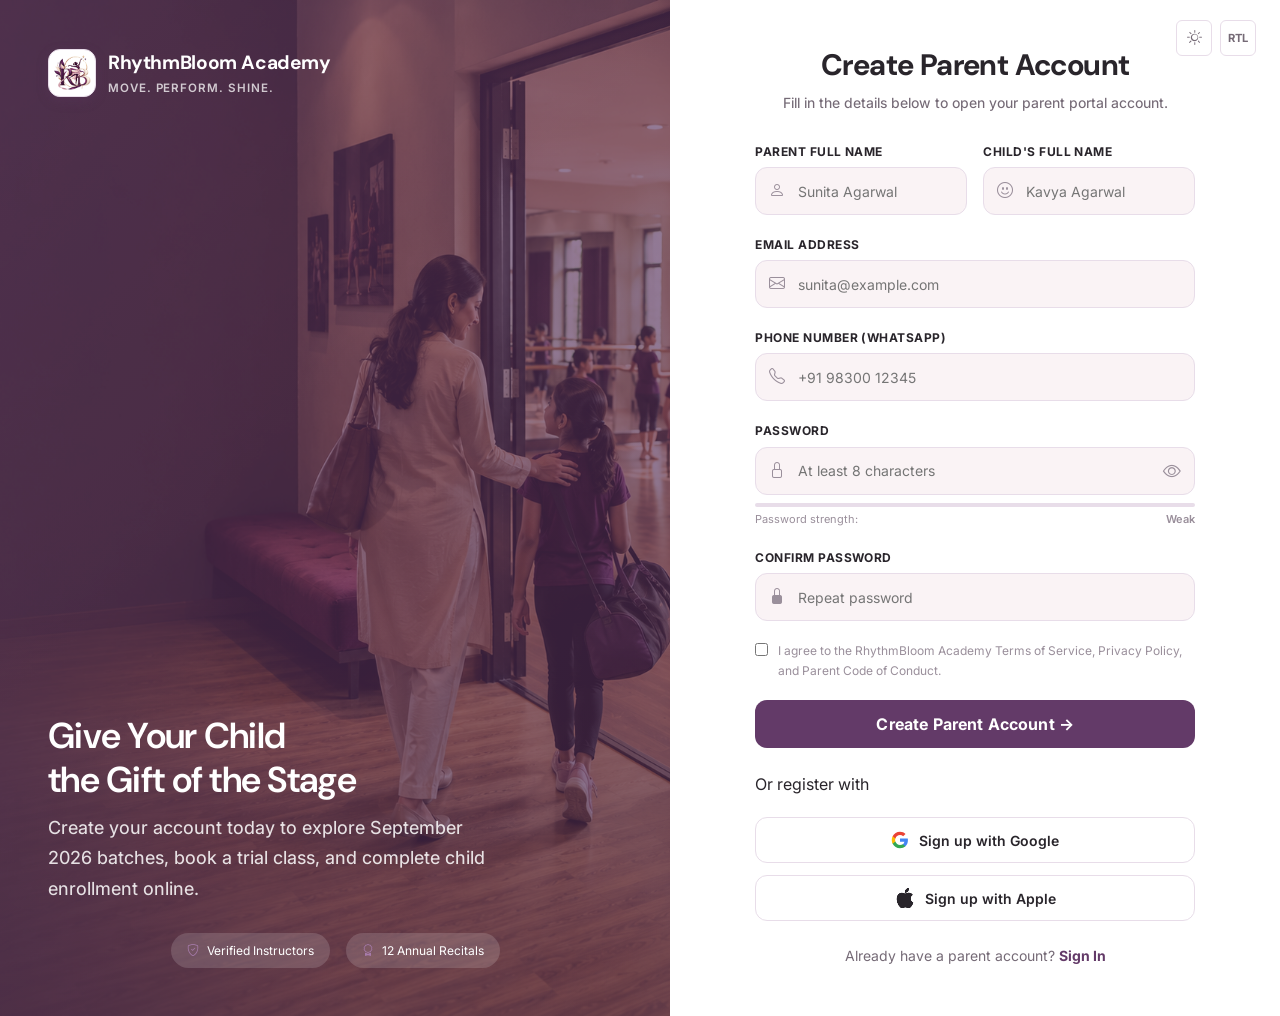
<file: signup.html>
<!DOCTYPE html>
<html lang="en" data-theme="light" dir="ltr">
<head>
  <meta charset="UTF-8" />
  <meta name="viewport" content="width=device-width, initial-scale=1.0" />
  <title>Create Parent Account — RhythmBloom Academy</title>
  <meta name="description" content="Register for a Parent Portal account at RhythmBloom Academy to enroll your child in classical dance, western dance, hip-hop, drama, or vocals." />
  <link rel="icon" type="image/png" href="images/logo.png" />
  <link rel="apple-touch-icon" href="images/logo.png" />
  <link rel="preconnect" href="https://fonts.googleapis.com" />
  <link rel="preconnect" href="https://fonts.gstatic.com" crossorigin />
  <link href="https://fonts.googleapis.com/css2?family=DM+Sans:opsz,wght@9..40,400;9..40,500;9..40,600;9..40,700;9..40,800&family=Inter:wght@400;500;600;700&display=swap" rel="stylesheet" />
  <link rel="stylesheet" href="https://cdn.jsdelivr.net/npm/bootstrap-icons@1.11.3/font/bootstrap-icons.min.css" />
  <link rel="stylesheet" href="css/main.css" />
  <link rel="stylesheet" href="css/header.css" />
  <link rel="stylesheet" href="css/components.css" />
  <link rel="stylesheet" href="css/auth.css" />
  <link rel="stylesheet" href="css/dark-theme.css" />
  <link rel="stylesheet" href="css/rtl.css" />
  <link rel="stylesheet" href="css/desktop.css" />
  <link rel="stylesheet" href="css/tablet.css" />
  <link rel="stylesheet" href="css/mobile.css" />
</head>
<body class="auth-page">

<div class="auth-layout">
  <!-- Left Visual Pane -->
  <div class="auth-visual-pane">
    <div class="auth-visual-bg">
      <img src="images/register-bg.png" alt="Classical dance rehearsal" />
    </div>
    <div class="auth-visual-content">
      <a href="index.html" class="auth-brand" style="margin-bottom:auto;">
        <div class="auth-logo-wrap">
          <img src="images/logo.png" alt="RhythmBloom Academy Logo" class="rb-logo-light" />
          <img src="images/dark_logo.png" alt="RhythmBloom Academy Logo" class="rb-logo-dark" style="display:none;" />
        </div>
        <div class="auth-brand-text">
          <span class="auth-brand-name">RhythmBloom Academy</span>
          <span class="auth-brand-tagline">Move. Perform. Shine.</span>
        </div>
      </a>

      <div style="margin-top:auto;">
        <h2 style="font-family:var(--font-heading); font-size:clamp(1.75rem,3.5vw,2.25rem); font-weight:600; color:white; margin-bottom:12px;">
          Give Your Child<br>the Gift of the Stage
        </h2>
        <p style="color:rgba(255,255,255,0.85); font-size:var(--text-md); line-height:1.7; max-width:440px;">
          Create your account today to explore September 2026 batches, book a trial class, and complete child enrollment online.
        </p>

        <div class="auth-visual-badges" style="display:flex; justify-content:center; align-items:center; gap:16px; margin-top:28px; flex-wrap:wrap;">
          <div style="display:flex; align-items:center; gap:8px; color:white; font-size:var(--text-xs); background:rgba(255,255,255,0.15); padding:8px 16px; border-radius:var(--radius-pill);">
            <i class="bi bi-shield-check" style="color:#A77BAB;"></i> Verified Instructors
          </div>
          <div style="display:flex; align-items:center; gap:8px; color:white; font-size:var(--text-xs); background:rgba(255,255,255,0.15); padding:8px 16px; border-radius:var(--radius-pill);">
            <i class="bi bi-award" style="color:#A77BAB;"></i> 12 Annual Recitals
          </div>
        </div>
      </div>
    </div>
  </div>

  <!-- Right Form Pane -->
  <div class="auth-form-pane">
    <!-- Topbar toggles -->
    <div class="auth-controls" style="position:absolute; top:20px; right:24px; display:flex; gap:8px;">
      <button class="rb-icon-btn" data-theme-toggle title="Toggle Dark Mode" aria-label="Toggle Dark Mode">
        <i class="bi bi-sun theme-icon-light"></i>
        <i class="bi bi-moon-stars theme-icon-dark" style="display:none"></i>
      </button>
      <button class="rb-icon-btn" data-dir-toggle title="Switch to RTL" aria-label="Switch RTL">
        <span class="dir-label" style="font-size:0.7rem;font-weight:700">RTL</span>
      </button>
    </div>

    <div class="auth-card">
      <h1 class="auth-card-title">Create Parent Account</h1>
      <p class="auth-card-subtitle">Fill in the details below to open your parent portal account.</p>

      <form id="signup-form" novalidate>
        <div style="display:grid; grid-template-columns:1fr 1fr; gap:16px;">
          <div class="auth-form-group">
            <label class="auth-label" for="signup-parent-name">Parent Full Name</label>
            <div class="auth-input-wrap">
              <i class="bi bi-person auth-input-icon"></i>
              <input type="text" id="signup-parent-name" class="auth-input" placeholder="Sunita Agarwal" required />
            </div>
          </div>

          <div class="auth-form-group">
            <label class="auth-label" for="signup-child-name">Child's Full Name</label>
            <div class="auth-input-wrap">
              <i class="bi bi-emoji-smile auth-input-icon"></i>
              <input type="text" id="signup-child-name" class="auth-input" placeholder="Kavya Agarwal" required />
            </div>
          </div>
        </div>

        <div class="auth-form-group">
          <label class="auth-label" for="signup-email">Email Address</label>
          <div class="auth-input-wrap">
            <i class="bi bi-envelope auth-input-icon"></i>
            <input type="email" id="signup-email" class="auth-input" placeholder="sunita@example.com" required />
          </div>
        </div>

        <div class="auth-form-group">
          <label class="auth-label" for="signup-phone">Phone Number (WhatsApp)</label>
          <div class="auth-input-wrap">
            <i class="bi bi-telephone auth-input-icon"></i>
            <input type="tel" id="signup-phone" class="auth-input" placeholder="+91 98300 12345" required />
          </div>
        </div>

        <div class="auth-form-group">
          <label class="auth-label" for="signup-password">Password</label>
          <div class="auth-input-wrap">
            <i class="bi bi-lock auth-input-icon"></i>
            <input type="password" id="signup-password" class="auth-input" placeholder="At least 8 characters" required />
            <button type="button" class="auth-input-toggle" aria-label="Toggle password visibility">
              <i class="bi bi-eye"></i>
            </button>
          </div>
          <!-- Strength Indicator -->
          <div class="password-strength-wrap" style="margin-top:8px;">
            <div class="password-strength-bar" style="height:4px; background:var(--divider); border-radius:2px; overflow:hidden;">
              <div id="password-strength" style="height:100%; width:0%; transition:width 0.3s, background 0.3s;"></div>
            </div>
            <div style="display:flex; justify-content:space-between; font-size:0.6875rem; color:var(--text-muted); margin-top:4px;">
              <span>Password strength:</span>
              <span id="strength-label" style="font-weight:600;">Weak</span>
            </div>
          </div>
        </div>

        <div class="auth-form-group">
          <label class="auth-label" for="signup-confirm">Confirm Password</label>
          <div class="auth-input-wrap">
            <i class="bi bi-lock-fill auth-input-icon"></i>
            <input type="password" id="signup-confirm" class="auth-input" placeholder="Repeat password" required />
          </div>
        </div>

        <div style="margin-bottom:20px;">
          <label style="display:flex; align-items:flex-start; gap:10px; font-size:var(--text-xs); color:var(--text-muted); cursor:pointer;">
            <input type="checkbox" required style="margin-top:2px; accent-color:var(--primary);" />
            I agree to the RhythmBloom Academy Terms of Service, Privacy Policy, and Parent Code of Conduct.
          </label>
        </div>

        <button type="submit" class="auth-submit btn-primary btn-lg" style="width:100%; justify-content:center;">
          Create Parent Account &rarr;
        </button>
      </form>

      <div class="auth-divider"><span>Or register with</span></div>

      <div class="auth-social-buttons">
        <button type="button" class="auth-social-btn" data-provider="Google">
          <svg class="auth-social-svg" width="18" height="18" viewBox="0 0 24 24"><path fill="#4285F4" d="M22.56 12.25c0-.78-.07-1.53-.2-2.25H12v4.26h5.92c-.26 1.37-1.04 2.53-2.21 3.31v2.77h3.57c2.08-1.92 3.28-4.74 3.28-8.09z"/><path fill="#34A853" d="M12 23c2.97 0 5.46-.98 7.28-2.66l-3.57-2.77c-.98.66-2.23 1.06-3.71 1.06-2.86 0-5.29-1.93-6.16-4.53H2.18v2.84C3.99 20.53 7.7 23 12 23z"/><path fill="#FBBC05" d="M5.84 14.1c-.22-.66-.35-1.36-.35-2.1s.13-1.44.35-2.1V7.06H2.18C1.43 8.55 1 10.22 1 12s.43 3.45 1.18 4.94l2.85-2.22.81-.62z"/><path fill="#EA4335" d="M12 5.38c1.62 0 3.06.56 4.21 1.64l3.15-3.15C17.45 2.09 14.97 1 12 1 7.7 1 3.99 3.47 2.18 7.06l3.66 2.84c.87-2.6 3.3-4.52 6.16-4.52z"/></svg>
          <span class="auth-social-label">Sign up with Google</span>
        </button>
        <button type="button" class="auth-social-btn" data-provider="Apple">
          <i class="bi bi-apple" style="font-size:20px;color:var(--text-primary);"></i>
          <span class="auth-social-label">Sign up with Apple</span>
        </button>
      </div>

      <div class="auth-footer-text" style="margin-top:24px;">
        Already have a parent account? <a href="login.html" class="auth-link">Sign In</a>
      </div>
    </div>
  </div>
</div>

<div class="toast-container" aria-live="polite"></div>

<script src="js/main.js"></script>
<script src="js/auth.js"></script>
</body>
</html>
</file>
<file: css/main.css>
/* =============================================
   RHYTHMBLOOM ACADEMY — MAIN CSS
   Core tokens, typography, resets, utilities
   ============================================= */

@import url('https://fonts.googleapis.com/css2?family=DM+Sans:ital,opsz,wght@0,9..40,300;0,9..40,400;0,9..40,500;0,9..40,600;0,9..40,700;0,9..40,800;1,9..40,400&family=Manrope:wght@400;500;600;700;800&family=Inter:wght@300;400;500;600;700&display=swap');

/* ── CSS Variables ── */
:root {
  /* Brand Colors */
  --primary:         #633A68;
  --primary-hover:   #4E2C53;
  --primary-light:   #8B5A91;
  --primary-subtle:  #EDD9F0;
  --blush:           #FAF3F5;
  --ivory:           #FFFDFC;
  --charcoal:        #29252B;
  --mauve:           #756A76;
  --white:           #FFFFFF;
  --divider:         #E8DDE9;

  /* Background & Surface */
  --bg-primary:      #FAF3F5;
  --bg-secondary:    #FFFDFC;
  --bg-surface:      #FFFFFF;
  --bg-card:         #FFFFFF;

  /* Text */
  --text-primary:    #29252B;
  --text-secondary:  #756A76;
  --text-muted:      #9A8F9B;
  --text-on-dark:    #FAF3F5;

  /* Status Colors */
  --success:         #2D7A5A;
  --success-bg:      #E8F5EE;
  --warning:         #8A6000;
  --warning-bg:      #FFF8E6;
  --error:           #8B2E2E;
  --error-bg:        #FDECEC;
  --info:            #1E5C8A;
  --info-bg:         #EAF3FB;

  /* Spacing */
  --space-xs:   4px;
  --space-sm:   8px;
  --space-md:   16px;
  --space-lg:   24px;
  --space-xl:   40px;
  --space-2xl:  64px;
  --space-3xl:  96px;

  /* Border Radius */
  --radius-sm:   6px;
  --radius-md:   12px;
  --radius-lg:   20px;
  --radius-xl:   28px;
  --radius-pill: 999px;

  /* Shadows */
  --shadow-sm:   0 1px 3px rgba(99,58,104,0.08), 0 1px 2px rgba(99,58,104,0.06);
  --shadow-md:   0 4px 16px rgba(99,58,104,0.12), 0 2px 6px rgba(99,58,104,0.06);
  --shadow-lg:   0 8px 32px rgba(99,58,104,0.16), 0 4px 12px rgba(99,58,104,0.08);
  --shadow-xl:   0 16px 48px rgba(99,58,104,0.20), 0 8px 24px rgba(99,58,104,0.10);
  --shadow-card: 0 2px 12px rgba(99,58,104,0.10);

  /* Typography */
  --font-heading:  'DM Sans', 'Manrope', sans-serif;
  --font-body:     'Inter', sans-serif;
  --font-alt:      'Manrope', 'DM Sans', sans-serif;

  /* Font Sizes */
  --text-xs:   0.75rem;    /* 12px */
  --text-sm:   0.875rem;   /* 14px */
  --text-base: 1rem;       /* 16px */
  --text-md:   1.125rem;   /* 18px */
  --text-lg:   1.25rem;    /* 20px */
  --text-xl:   1.5rem;     /* 24px */
  --text-2xl:  1.875rem;   /* 30px */
  --text-3xl:  2.25rem;    /* 36px */
  --text-4xl:  3rem;       /* 48px */
  --text-5xl:  3.75rem;    /* 60px */
  --text-6xl:  4.5rem;     /* 72px */

  /* Transitions */
  --trans-fast:   150ms ease;
  --trans-base:   250ms ease;
  --trans-slow:   350ms ease;
  --trans-spring: 300ms cubic-bezier(0.34, 1.56, 0.64, 1);

  /* Layout */
  --container-max:   1400px;
  --container-px:    40px;
  --section-py:      96px;
  --navbar-height:   72px;
}

/* Dark Mode Variables */
[data-theme="dark"] {
  --bg-primary:    #1C181D;
  --bg-secondary:  #272128;
  --bg-surface:    #272128;
  --bg-card:       #302931;
  --text-primary:  #FAF3F5;
  --text-secondary:#C4B5C5;
  --text-muted:    #9A8F9B;
  --divider:       #3D333E;
  --shadow-sm:     0 1px 3px rgba(0,0,0,0.3), 0 1px 2px rgba(0,0,0,0.2);
  --shadow-md:     0 4px 16px rgba(0,0,0,0.35), 0 2px 6px rgba(0,0,0,0.2);
  --shadow-lg:     0 8px 32px rgba(0,0,0,0.4), 0 4px 12px rgba(0,0,0,0.25);
  --shadow-card:   0 2px 12px rgba(0,0,0,0.3);
  --primary-subtle:#3D2B40;
  --success-bg:    #1A3D2E;
  --warning-bg:    #3A2E00;
  --error-bg:      #3D1A1A;
  --info-bg:       #1A2E3D;
  --primary:       #A77BAB;
  --primary-hover: #C09BC4;
}

/* ── Resets ── */
*, *::before, *::after {
  box-sizing: border-box;
  margin: 0;
  padding: 0;
}

html {
  font-size: 16px;
  scroll-behavior: smooth;
  -webkit-text-size-adjust: 100%;
}

body {
  font-family: var(--font-body);
  background-color: var(--bg-primary);
  color: var(--text-primary);
  line-height: 1.6;
  font-size: var(--text-base);
  -webkit-font-smoothing: antialiased;
  -moz-osx-font-smoothing: grayscale;
  transition: background-color var(--trans-base), color var(--trans-base);
  overflow-x: clip;
}

/* ── Typography ── */
h1, h2, h3, h4, h5, h6 {
  font-family: var(--font-heading);
  font-weight: 600;
  line-height: 1.2;
  color: var(--text-primary);
  letter-spacing: -0.02em;
}

h1 { font-size: clamp(2.25rem, 5vw, var(--text-5xl)); }
h2 { font-size: clamp(1.75rem, 3.5vw, var(--text-3xl)); }
h3 { font-size: clamp(1.375rem, 2.5vw, var(--text-2xl)); }
h4 { font-size: clamp(1.125rem, 2vw, var(--text-xl)); }
h5 { font-size: var(--text-lg); }
h6 { font-size: var(--text-md); }

p {
  color: var(--text-secondary);
  font-weight: 450;
  line-height: 1.7;
  margin-bottom: 0;
}

a {
  color: var(--primary);
  text-decoration: none;
  transition: color var(--trans-fast);
}

a:hover {
  color: var(--primary-hover);
}

img {
  max-width: 100%;
  height: auto;
  display: block;
}

ul, ol {
  list-style: none;
  padding: 0;
  margin: 0;
}

button {
  cursor: pointer;
  border: none;
  background: none;
  font-family: var(--font-body);
}

/* ── Container ── */
.container {
  width: 100%;
  max-width: var(--container-max);
  margin-inline: auto;
  padding-inline: var(--container-px);
}

/* ── Section Spacing & Differentiation ── */
.section {
  padding-block: var(--section-py);
  position: relative;
  border-bottom: 1px solid var(--divider);
}

.section.no-border,
.cta-section {
  border-bottom: none;
}

.section-sm {
  padding-block: 72px;
  position: relative;
}

.section-lg {
  padding-block: 128px;
  position: relative;
}

/* ── Section Header ── */
.section-header {
  margin-bottom: 56px;
  padding-top: 12px;
}

.section-header.center {
  text-align: center;
  max-width: 640px;
  margin-inline: auto;
  margin-bottom: 56px;
  padding-top: 12px;
}

.section-label {
  display: inline-flex;
  align-items: center;
  gap: var(--space-sm);
  font-family: var(--font-body);
  font-size: var(--text-xs);
  font-weight: 600;
  letter-spacing: 0.12em;
  text-transform: uppercase;
  color: var(--primary);
  margin-bottom: var(--space-md);
}

.section-label::before {
  content: '';
  width: 24px;
  height: 2px;
  background: var(--primary);
  border-radius: var(--radius-pill);
}

.section-label::after {
  content: '';
  width: 24px;
  height: 2px;
  background: var(--primary);
  border-radius: var(--radius-pill);
}

.section-header.center .section-label {
  justify-content: center;
}

.section-title {
  font-family: var(--font-heading);
  margin-bottom: var(--space-md);
}

.section-desc {
  font-size: var(--text-md);
  color: var(--text-secondary);
  max-width: 560px;
}

.section-header.center .section-desc {
  margin-inline: auto;
}

/* ── Gradient Accents ── */
.text-gradient {
  background: linear-gradient(135deg, var(--primary) 0%, #9B6BA0 100%);
  -webkit-background-clip: text;
  -webkit-text-fill-color: transparent;
  background-clip: text;
}

/* ── Backgrounds ── */
.bg-primary    { background-color: var(--bg-primary) !important; }
.bg-secondary  { background-color: var(--bg-secondary) !important; }
.bg-surface    { background-color: var(--bg-surface) !important; }
.bg-card       { background-color: var(--bg-card) !important; }
.bg-brand      { background-color: var(--primary) !important; }
.bg-brand-subtle { background-color: var(--primary-subtle) !important; }

/* ── Divider ── */
.divider {
  height: 1px;
  background: var(--divider);
  border: none;
  margin: 0;
}

/* ── Badge ── */
.badge {
  display: inline-flex;
  align-items: center;
  gap: 4px;
  padding: 4px 10px;
  border-radius: var(--radius-pill);
  font-size: var(--text-xs);
  font-weight: 600;
  letter-spacing: 0.03em;
}

.badge-primary {
  background: var(--primary-subtle);
  color: var(--primary);
}

.badge-success,
.badge-warning,
.badge-error,
.badge-info {
  background: var(--primary-subtle);
  color: var(--primary);
  border: 1px solid rgba(99, 58, 104, 0.2);
}

/* ── Tag Pills ── */
.tag {
  display: inline-block;
  padding: 3px 10px;
  border-radius: var(--radius-pill);
  font-size: var(--text-xs);
  font-weight: 500;
  background: var(--primary-subtle);
  color: var(--primary);
  border: 1px solid rgba(99,58,104,0.2);
}

/* ── Utility ── */
.text-center { text-align: center; }
.text-start  { text-align: start; }
.text-end    { text-align: end; }
.d-flex      { display: flex; }
.flex-center { display: flex; align-items: center; justify-content: center; }
.justify-content-between { justify-content: space-between !important; }
.justify-content-end     { justify-content: flex-end !important; }
.justify-content-center  { justify-content: center !important; }
.align-items-center      { align-items: center !important; }
.gap-1       { gap: 6px !important; }
.gap-2       { gap: 14px !important; }
.gap-3       { gap: 20px !important; }
.gap-4       { gap: 28px !important; }
.gap-sm      { gap: var(--space-sm); }
.gap-md      { gap: var(--space-md); }
.gap-lg      { gap: var(--space-lg); }
.mt-sm       { margin-top: var(--space-sm); }
.mt-md       { margin-top: var(--space-md); }
.mt-lg       { margin-top: var(--space-lg); }
.mt-xl       { margin-top: var(--space-xl); }
.mb-sm       { margin-bottom: var(--space-sm); }
.mb-md       { margin-bottom: var(--space-md); }
.mb-lg       { margin-bottom: var(--space-lg); }
.w-100       { width: 100%; }
.fw-500      { font-weight: 500; }
.fw-600      { font-weight: 600; }
.fw-700      { font-weight: 700; }
.fs-sm       { font-size: var(--text-sm); }
.fs-md       { font-size: var(--text-md); }
.text-muted-c { color: var(--text-muted) !important; }
.text-primary-c { color: var(--primary) !important; }
.text-secondary-c { color: var(--text-secondary) !important; }

/* ── Grid ── */
.grid-2 { display: grid; grid-template-columns: repeat(2, 1fr); gap: var(--space-lg); }
.grid-3 { display: grid; grid-template-columns: repeat(3, 1fr); gap: var(--space-lg); }
.grid-4 { display: grid; grid-template-columns: repeat(4, 1fr); gap: var(--space-lg); }

/* ── Scroll Reveal ── */
.reveal {
  opacity: 0;
  filter: blur(6px);
  transform: translateY(48px) scale(0.97);
  transition: opacity 0.85s cubic-bezier(0.16, 1, 0.3, 1), transform 0.85s cubic-bezier(0.16, 1, 0.3, 1), filter 0.7s ease;
  will-change: opacity, transform, filter;
}

.reveal.visible {
  opacity: 1;
  filter: blur(0);
  transform: translateY(0);
}

.reveal-delay-1 { transition-delay: 0.1s; }
.reveal-delay-2 { transition-delay: 0.2s; }
.reveal-delay-3 { transition-delay: 0.3s; }
.reveal-delay-4 { transition-delay: 0.4s; }
.reveal-delay-5 { transition-delay: 0.5s; }

/* ── Trendy page-load and staggered grid motion ── */
.rb-navbar { animation: rbNavDrop 0.65s cubic-bezier(0.16, 1, 0.3, 1) both; }
.hero-content,
.page-hero-content,
.page-hero > .container > .text-center {
  animation: rbHeroRise 0.9s 0.12s cubic-bezier(0.16, 1, 0.3, 1) both;
}

.gallery-grid.reveal.visible > *,
.h2-art-grid.reveal.visible > *,
.community-grid.reveal.visible > *,
.schedule-discipline-bar.reveal.visible > *,
.studio-showcase-grid.reveal.visible > * {
  animation: rbCardRise 0.75s cubic-bezier(0.16, 1, 0.3, 1) both;
}

.reveal.visible > :nth-child(2) { animation-delay: 0.07s; }
.reveal.visible > :nth-child(3) { animation-delay: 0.14s; }
.reveal.visible > :nth-child(4) { animation-delay: 0.21s; }
.reveal.visible > :nth-child(5) { animation-delay: 0.28s; }
.reveal.visible > :nth-child(6) { animation-delay: 0.35s; }
.reveal.visible > :nth-child(n+7) { animation-delay: 0.42s; }

@keyframes rbNavDrop {
  from { opacity: 0; transform: translateY(-24px); }
  to { opacity: 1; transform: translateY(0); }
}

@keyframes rbHeroRise {
  from { opacity: 0; filter: blur(8px); transform: translateY(38px) scale(0.97); }
  to { opacity: 1; filter: blur(0); transform: translateY(0) scale(1); }
}

@keyframes rbCardRise {
  from { opacity: 0; filter: blur(5px); transform: translateY(34px) scale(0.94); }
  to { opacity: 1; filter: blur(0); transform: translateY(0) scale(1); }
}

/* ── Reduced Motion ── */
@media (prefers-reduced-motion: reduce) {
  *, *::before, *::after {
    animation-duration: 0.01ms !important;
    animation-iteration-count: 1 !important;
    transition-duration: 0.01ms !important;
  }
  .reveal {
    opacity: 1;
    filter: none;
    transform: none;
  }
}

/* ── Page Transition Overlay ── */
.page-loader {
  position: fixed;
  inset: 0;
  background: var(--primary);
  z-index: 9999;
  display: flex;
  align-items: center;
  justify-content: center;
  transition: opacity 0.5s ease;
}

.page-loader.loaded {
  opacity: 0;
  pointer-events: none;
}

/* ── Scrollbar ── */
::-webkit-scrollbar { width: 6px; }
::-webkit-scrollbar-track { background: transparent; }
::-webkit-scrollbar-thumb {
  background: rgba(99,58,104,0.3);
  border-radius: var(--radius-pill);
}
::-webkit-scrollbar-thumb:hover { background: var(--primary); }

/* ── Focus Styles ── */
:focus-visible {
  outline: 2px solid var(--primary);
  outline-offset: 3px;
  border-radius: 4px;
}

/* ── Selection ── */
::selection {
  background: rgba(99,58,104,0.2);
  color: var(--text-primary);
}

/* ── Image Ratio Wrappers ── */
.img-ratio {
  position: relative;
  overflow: hidden;
  border-radius: var(--radius-md);
}

.img-ratio img {
  position: absolute;
  inset: 0;
  width: 100%;
  height: 100%;
  object-fit: cover;
  transition: transform var(--trans-slow);
}

.img-ratio:hover img {
  transform: scale(1.04);
}

.ratio-4-3::before  { content: ''; display: block; padding-top: 75%; }
.ratio-16-9::before { content: ''; display: block; padding-top: 56.25%; }
.ratio-3-2::before  { content: ''; display: block; padding-top: 66.67%; }
.ratio-1-1::before  { content: ''; display: block; padding-top: 100%; }
.ratio-5-6::before  { content: ''; display: block; padding-top: 120%; }

/* ── Overlay ── */
.overlay {
  position: absolute;
  inset: 0;
  background: linear-gradient(to top, rgba(41,37,43,0.85) 0%, rgba(41,37,43,0.3) 50%, transparent 100%);
  pointer-events: none;
}

/* ── Separator Ornament ── */
.ornament {
  display: flex;
  align-items: center;
  gap: 12px;
  margin-bottom: var(--space-lg);
}

.ornament span {
  width: 6px;
  height: 6px;
  border-radius: 50%;
  background: var(--primary);
}

/* ── Spacing Utilities ── */
.mb-1 { margin-bottom: 8px !important; }
.mb-2 { margin-bottom: 12px !important; }
.mb-3 { margin-bottom: 16px !important; }
.mb-4 { margin-bottom: 24px !important; }
.mb-5 { margin-bottom: 32px !important; }

.ornament::before,
.ornament::after {
  content: '';
  flex: 1;
  height: 1px;
  background: var(--divider);
}
</file>
<file: css/header.css>
/* =============================================
   RHYTHMBLOOM ACADEMY — HEADER CSS
   Sticky navbar, brand, navigation, active
   ============================================= */

/* ── Navbar Wrapper ── */
.rb-navbar {
  position: sticky !important;
  top: 0 !important;
  z-index: 1050 !important;
  height: var(--navbar-height);
  background: rgba(255, 253, 252, 0.95);
  backdrop-filter: blur(16px) saturate(1.6);
  -webkit-backdrop-filter: blur(16px) saturate(1.6);
  border-bottom: 1px solid var(--divider);
  transition: background var(--trans-base), border-color var(--trans-base), box-shadow var(--trans-base);
}

[data-theme="dark"] .rb-navbar {
  background: rgba(28, 24, 29, 0.92);
  border-bottom-color: rgba(255,255,255,0.08);
}

.rb-navbar.scrolled {
  box-shadow: var(--shadow-md);
}

.rb-navbar .nav-inner {
  display: flex;
  align-items: center;
  height: 100%;
  gap: 0;
  padding-inline: var(--container-px);
  max-width: var(--container-max);
  margin-inline: auto;
}

/* ── Brand ── */
.rb-brand {
  display: flex;
  align-items: center;
  gap: 10px;
  text-decoration: none;
  flex-shrink: 0;
  margin-right: 24px;
}

.rb-brand:hover { text-decoration: none; }

.rb-logo-wrap {
  width: 44px;
  height: 44px;
  border-radius: var(--radius-md);
  display: flex;
  align-items: center;
  justify-content: center;
  flex-shrink: 0;
  overflow: hidden;
  background: var(--bg-card);
  border: 1px solid var(--divider);
  padding: 2px;
}

.rb-logo-wrap img,
.auth-logo-wrap img,
.footer-logo-wrap img {
  width: 100%;
  height: 100%;
  object-fit: contain;
}

.footer-logo-wrap {
  width: 46px;
  height: 46px;
  border-radius: var(--radius-md);
  display: flex;
  align-items: center;
  justify-content: center;
  flex-shrink: 0;
  overflow: hidden;
  background: var(--bg-card);
  border: 1px solid var(--divider);
  padding: 2px;
}

.auth-logo-wrap {
  width: 48px;
  height: 48px;
  border-radius: var(--radius-md);
  display: flex;
  align-items: center;
  justify-content: center;
  flex-shrink: 0;
  overflow: hidden;
  background: var(--bg-card);
  border: 1px solid var(--divider);
  padding: 2px;
}

.rb-logo-wrap svg,
.rb-logo-wrap i {
  color: white;
  font-size: 20px;
}

.rb-brand-text {
  display: flex;
  flex-direction: column;
  gap: 1px;
  line-height: 1;
}

.rb-brand-name {
  font-family: var(--font-heading);
  font-size: 1.05rem;
  font-weight: 600;
  color: var(--text-primary);
  letter-spacing: -0.03em;
  line-height: 1.1;
  transition: color var(--trans-fast);
}

.rb-brand-tagline {
  font-family: var(--font-body);
  font-size: 0.68rem;
  font-weight: 500;
  color: var(--primary);
  letter-spacing: 0.06em;
  text-transform: uppercase;
  line-height: 1;
}

/* ── Center Nav ── */
.rb-nav {
  flex: 1;
  display: flex;
  align-items: center;
  justify-content: center;
}

.rb-nav-list {
  display: flex;
  align-items: center;
  gap: 2px;
  list-style: none;
  margin: 0;
  padding: 0;
}

.rb-nav-item {
  position: relative;
}

.rb-nav-link {
  display: flex;
  align-items: center;
  gap: 4px;
  padding: 8px 12px;
  font-family: var(--font-body);
  font-size: 0.875rem;
  font-weight: 500;
  color: var(--text-secondary);
  text-decoration: none;
  border-radius: var(--radius-sm);
  transition: color var(--trans-fast), background var(--trans-fast);
  white-space: nowrap;
  position: relative;
}

.rb-nav-link::after {
  content: '';
  position: absolute;
  bottom: 0;
  left: 50%;
  transform: translateX(-50%) scaleX(0);
  width: 24px;
  height: 2px;
  background: var(--primary);
  border-radius: var(--radius-pill);
  transition: transform var(--trans-base);
}

.rb-nav-link:hover {
  color: var(--primary);
  background: var(--primary-subtle);
}

.rb-nav-link:hover::after,
.rb-nav-link.active::after {
  transform: translateX(-50%) scaleX(1);
}

.rb-nav-link.active {
  color: var(--primary);
  font-weight: 600;
}

/* ── Nav Right Controls ── */
.rb-nav-right {
  display: flex;
  align-items: center;
  gap: 8px;
  flex-shrink: 0;
  margin-left: 16px;
}

/* ── Icon Buttons (Theme / RTL) ── */
.rb-icon-btn {
  order: 2;
  width: 36px;
  height: 36px;
  border-radius: var(--radius-sm);
  border: 1px solid var(--divider);
  background: var(--bg-surface);
  color: var(--text-secondary);
  display: flex;
  align-items: center;
  justify-content: center;
  font-size: 15px;
  cursor: pointer;
  transition: all var(--trans-fast);
  flex-shrink: 0;
}

.rb-icon-btn:hover {
  border-color: var(--primary);
  color: var(--primary);
  background: var(--primary-subtle);
}

/* ── Primary Button ── */
.btn-primary {
  display: inline-flex;
  align-items: center;
  justify-content: center;
  gap: 7px;
  padding: 9px 18px;
  background: var(--primary);
  color: white;
  font-family: var(--font-body);
  font-size: 0.875rem;
  font-weight: 600;
  border-radius: var(--radius-sm);
  border: none;
  cursor: pointer;
  text-decoration: none;
  transition: background var(--trans-fast), transform var(--trans-fast), box-shadow var(--trans-fast);
  white-space: nowrap;
  letter-spacing: 0.01em;
}

.btn-primary:hover {
  background: var(--primary-hover);
  color: white;
  transform: translateY(-1px);
  box-shadow: 0 4px 12px rgba(99,58,104,0.35);
  text-decoration: none;
}

.btn-primary:active {
  transform: translateY(0);
  box-shadow: none;
}

/* ── Secondary Button ── */
.btn-secondary {
  display: inline-flex;
  align-items: center;
  justify-content: center;
  gap: 7px;
  padding: 8px 17px;
  background: transparent;
  color: var(--primary);
  font-family: var(--font-body);
  font-size: 0.875rem;
  font-weight: 600;
  border-radius: var(--radius-sm);
  border: 1.5px solid rgba(99,58,104,0.4);
  cursor: pointer;
  text-decoration: none;
  transition: all var(--trans-fast);
  white-space: nowrap;
  letter-spacing: 0.01em;
}

.btn-secondary:hover {
  background: var(--primary-subtle);
  border-color: var(--primary);
  color: var(--primary);
  text-decoration: none;
}

[data-theme="dark"] .btn-secondary {
  border-color: rgba(167,123,171,0.5);
  color: var(--primary);
}

/* ── Large Buttons ── */
.btn-lg {
  padding: 14px 32px;
  font-size: 1rem;
  border-radius: var(--radius-md);
}

.btn-xl {
  padding: 16px 40px;
  font-size: 1.0625rem;
  border-radius: var(--radius-md);
}

/* ── Ghost Button ── */
.btn-ghost {
  display: inline-flex;
  align-items: center;
  gap: 7px;
  padding: 12px 24px;
  background: rgba(255,255,255,0.12);
  color: white;
  font-family: var(--font-body);
  font-size: 1rem;
  font-weight: 600;
  border-radius: var(--radius-md);
  border: 1.5px solid rgba(255,255,255,0.85);
  cursor: pointer;
  text-decoration: none;
  transition: all var(--trans-fast);
  backdrop-filter: blur(8px);
  white-space: nowrap;
}

.btn-ghost:hover {
  background: rgba(255,255,255,0.22);
  border-color: #FFFFFF;
  color: white;
  text-decoration: none;
}

/* ── Mobile Toggle ── */
.rb-toggler {
  display: none;
  align-items: center;
  gap: 8px;
  margin-left: auto;
}

.rb-menu-toggle {
  width: 40px;
  height: 40px;
  border-radius: var(--radius-sm);
  border: 1px solid var(--divider);
  background: var(--bg-surface);
  color: var(--text-primary);
  display: flex;
  align-items: center;
  justify-content: center;
  font-size: 18px;
  cursor: pointer;
  transition: all var(--trans-fast);
}

.rb-menu-toggle:hover {
  border-color: var(--primary);
  color: var(--primary);
}

/* ── Mobile Menu Drawer ── */
.rb-mobile-menu {
  display: none;
  position: fixed;
  top: var(--navbar-height);
  left: 0;
  right: 0;
  background: var(--bg-surface);
  border-bottom: 1px solid var(--divider);
  box-shadow: var(--shadow-lg);
  z-index: 1040;
  overflow-y: auto;
  max-height: calc(100vh - var(--navbar-height));
  transform: translateY(-8px);
  opacity: 0;
  transition: transform var(--trans-base), opacity var(--trans-base);
}

.rb-mobile-menu.open {
  display: block;
  transform: translateY(0);
  opacity: 1;
}

.rb-mobile-nav-list {
  list-style: none;
  padding: 16px;
  margin: 0;
  display: flex;
  flex-direction: column;
  gap: 2px;
}

.rb-mobile-nav-link {
  display: flex;
  align-items: center;
  padding: 12px 16px;
  border-radius: var(--radius-sm);
  font-size: 0.9375rem;
  font-weight: 500;
  color: var(--text-secondary);
  text-decoration: none;
  transition: all var(--trans-fast);
}

.rb-mobile-nav-link i {
  display: none !important;
}

.rb-mobile-nav-link:hover,
.rb-mobile-nav-link.active {
  color: var(--primary);
  background: var(--primary-subtle);
}

.rb-mobile-nav-link.active {
  font-weight: 600;
}

.rb-mobile-actions {
  padding: 12px 16px 20px;
  display: flex;
  flex-direction: column;
  gap: 10px;
}

.rb-mobile-actions .btn-primary,
.rb-mobile-actions .btn-secondary {
  width: 100%;
  justify-content: center;
  padding: 12px;
}

/* ── Dropdown (if needed) ── */
.rb-dropdown {
  position: absolute;
  top: calc(100% + 8px);
  left: 50%;
  transform: translateX(-50%) translateY(8px);
  background: var(--bg-surface);
  border: 1px solid var(--divider);
  border-radius: var(--radius-md);
  box-shadow: var(--shadow-lg);
  min-width: 200px;
  padding: 8px;
  opacity: 0;
  pointer-events: none;
  transition: opacity var(--trans-base), transform var(--trans-base);
  z-index: 100;
}

.rb-nav-item:hover .rb-dropdown {
  opacity: 1;
  pointer-events: auto;
  transform: translateX(-50%) translateY(0);
}

/* ── Desktop — show nav, hide toggler ── */
@media (min-width: 1025px) {
  .rb-toggler { display: none; }
  .rb-nav { display: flex; }
  .rb-mobile-menu { display: none !important; }
}

@media (max-width: 1024px) {
  .rb-nav { display: none !important; }
  .rb-nav-right { display: none !important; }
  .rb-toggler {
    display: flex !important;
    margin-left: auto !important;
  }
  .rb-navbar .nav-inner {
    padding-inline: var(--container-px);
  }
}

@media (max-width: 576px) {
  .rb-brand-tagline { display: none; }
}
</file>
<file: css/components.css>
/* =============================================
   RHYTHMBLOOM ACADEMY — COMPONENTS CSS
   Cards, hero, programs, CTA, footer, modals
   ============================================= */

/* ══════════════════════════════════════
   HERO & BANNER ANIMATIONS
   ══════════════════════════════════════ */
.hero {
  position: relative;
  min-height: 100vh;
  display: flex;
  align-items: center;
  overflow: hidden;
}

.hero-bg,
.page-hero-bg,
.cta-bg {
  position: absolute;
  inset: 0;
  z-index: 0;
  overflow: hidden;
}

.hero-bg img,
.page-hero-bg img,
.cta-bg img,
.h2-hero-visual img {
  width: 100%;
  height: 100%;
  object-fit: cover;
  object-position: center;
  animation: bannerKenBurns 18s ease-in-out infinite alternate;
  will-change: transform;
}

@keyframes bannerKenBurns {
  0%   { transform: scale(1) translateY(0); }
  100% { transform: scale(1.08) translateY(-8px); }
}

.hero-bg::after,
.page-hero-bg::after {
  content: '';
  position: absolute;
  inset: 0;
  background: linear-gradient(
    105deg,
    rgba(41,37,43,0.85) 0%,
    rgba(99,58,104,0.70) 55%,
    rgba(41,37,43,0.55) 100%
  );
  transition: opacity var(--trans-base);
}

.hero-content {
  position: relative;
  z-index: 1;
  max-width: 700px;
  padding-block: 120px 80px;
}

.hero-content > *,
.h2-hero-content > *,
.cta-content > * {
  animation: bannerFadeUp 0.85s cubic-bezier(0.16, 1, 0.3, 1) both;
}

.hero-content > *:nth-child(1),
.h2-hero-content > *:nth-child(1),
.cta-content > *:nth-child(1) { animation-delay: 0.1s; }

.hero-content > *:nth-child(2),
.h2-hero-content > *:nth-child(2),
.cta-content > *:nth-child(2) { animation-delay: 0.22s; }

.hero-content > *:nth-child(3),
.h2-hero-content > *:nth-child(3),
.cta-content > *:nth-child(3) { animation-delay: 0.35s; }

.hero-content > *:nth-child(4),
.h2-hero-content > *:nth-child(4),
.cta-content > *:nth-child(4) { animation-delay: 0.48s; }

.hero-content > *:nth-child(5),
.h2-hero-content > *:nth-child(5),
.cta-content > *:nth-child(5) { animation-delay: 0.62s; }

.h2-hero-float-card {
  animation: h2FloatCard 3.8s ease-in-out infinite alternate;
}

@keyframes h2FloatCard {
  0%   { transform: translateY(0) scale(1); }
  100% { transform: translateY(-8px) scale(1.02); }
}

@keyframes bannerFadeUp {
  0% {
    opacity: 0;
    transform: translateY(28px) scale(0.98);
  }
  100% {
    opacity: 1;
    transform: translateY(0) scale(1);
  }
}

.hero-badge,
.h2-hero-badge {
  display: inline-flex;
  align-items: center;
  gap: 8px;
  background: rgba(255,255,255,0.12);
  border: 1px solid rgba(255,255,255,0.25);
  backdrop-filter: blur(8px);
  border-radius: var(--radius-pill);
  padding: 6px 16px;
  font-size: var(--text-sm);
  font-weight: 500;
  color: rgba(255,255,255,0.9);
  margin-bottom: 28px;
  letter-spacing: 0.03em;
  animation: bannerBadgeFloat 4s ease-in-out infinite alternate;
  box-shadow: 0 8px 24px rgba(232, 201, 235, 0.15);
}

@keyframes bannerBadgeFloat {
  0%   { transform: translateY(0); }
  100% { transform: translateY(-5px); }
}

.hero-actions .btn-primary,
.cta-actions .btn-primary {
  position: relative;
  overflow: hidden;
}

.hero-actions .btn-primary::before,
.cta-actions .btn-primary::before {
  content: '';
  position: absolute;
  top: 0; left: -100%;
  width: 50%; height: 100%;
  background: linear-gradient(90deg, transparent, rgba(255, 255, 255, 0.4), transparent);
  transform: skewX(-20deg);
  animation: btnShimmerSweep 4.5s ease-in-out infinite;
}

@keyframes btnShimmerSweep {
  0%, 80%, 100% { left: -100%; }
  90%           { left: 200%; }
}

@media (prefers-reduced-motion: reduce) {
  .hero-bg img,
  .page-hero-bg img,
  .cta-bg img,
  .h2-hero-visual img,
  .hero-badge,
  .hero-content > *,
  .cta-content > *,
  .hero-actions .btn-primary::before,
  .cta-actions .btn-primary::before {
    animation: none !important;
    transform: none !important;
  }
}

.hero-badge i {
  color: #E8C9EB;
  font-size: 14px;
}

.hero-title {
  font-family: var(--font-heading);
  font-size: clamp(2.5rem, 5.5vw, 4rem);
  font-weight: 600;
  color: white;
  line-height: 1.1;
  margin-bottom: 24px;
  letter-spacing: -0.03em;
}

.hero-title span {
  color: #E8C9EB;
}

.hero-desc {
  font-size: clamp(1rem, 1.8vw, 1.2rem);
  color: rgba(255,255,255,0.82);
  line-height: 1.7;
  margin-bottom: 40px;
  max-width: 520px;
}

.hero-actions {
  display: flex;
  align-items: center;
  gap: 16px;
  flex-wrap: wrap;
}

.hero-actions .btn-primary {
  background: var(--primary);
  color: white;
  border: 2px solid rgba(255,255,255,0.4);
  box-shadow: 0 4px 16px rgba(0,0,0,0.3);
}

.hero-actions .btn-primary:hover {
  background: var(--primary-hover);
  border-color: rgba(255,255,255,0.7);
  transform: translateY(-2px);
}

.hero-actions .btn-ghost {
  border: 2px solid rgba(255,255,255,0.6);
  background: rgba(255,255,255,0.12);
  color: white;
}

.hero-scroll {
  position: absolute;
  bottom: 40px;
  left: 50%;
  transform: translateX(-50%);
  z-index: 1;
  display: flex;
  flex-direction: column;
  align-items: center;
  gap: 8px;
  color: rgba(255,255,255,0.6);
  font-size: var(--text-xs);
  letter-spacing: 0.1em;
  text-transform: uppercase;
  animation: scrollBounce 2s infinite;
}

.hero-scroll i { font-size: 18px; }

@keyframes scrollBounce {
  0%, 100% { transform: translateX(-50%) translateY(0); }
  50%       { transform: translateX(-50%) translateY(6px); }
}

/* Stats row */
.hero-stats {
  display: flex;
  gap: 40px;
  margin-top: 56px;
  padding-top: 32px;
  border-top: 1px solid rgba(255,255,255,0.18);
}

.hero-stat-value {
  font-family: var(--font-heading);
  font-size: 2rem;
  font-weight: 600;
  color: white;
  line-height: 1;
  margin-bottom: 4px;
}

.hero-stat-label {
  font-size: var(--text-xs);
  color: rgba(255,255,255,0.6);
  letter-spacing: 0.06em;
  text-transform: uppercase;
}

/* ══════════════════════════════════════
   PROGRAM CARDS
   ══════════════════════════════════════ */
.programs-grid {
  display: grid;
  grid-template-columns: repeat(3, 1fr);
  gap: 24px;
}

.program-card {
  background: var(--bg-card);
  border-radius: var(--radius-lg);
  border: 1px solid var(--divider);
  overflow: hidden;
  display: flex;
  flex-direction: column;
  box-shadow: var(--shadow-card);
  transition: transform var(--trans-base), box-shadow var(--trans-base);
}

.program-card:hover {
  transform: translateY(-6px);
  box-shadow: var(--shadow-lg);
}

.program-card-img {
  position: relative;
  height: 220px;
  overflow: hidden;
  flex-shrink: 0;
}

.program-card-img img {
  width: 100%;
  height: 100%;
  object-fit: cover;
  transition: transform var(--trans-slow);
}

.program-card-img.headshot-focus img {
  object-position: center top;
}

.program-card:hover .program-card-img img {
  transform: scale(1.06);
}

.program-card-img .program-tag {
  position: absolute;
  top: 14px;
  left: 14px;
  background: var(--primary);
  color: white;
  font-size: var(--text-xs);
  font-weight: 600;
  padding: 4px 12px;
  border-radius: var(--radius-pill);
  letter-spacing: 0.04em;
}

.program-card-body {
  padding: 24px;
  display: flex;
  flex-direction: column;
  flex: 1;
}

.program-card-title {
  font-family: var(--font-heading);
  font-size: var(--text-xl);
  font-weight: 600;
  color: var(--text-primary);
  margin-bottom: 10px;
  line-height: 1.3;
}

.program-card-desc {
  font-size: var(--text-sm);
  color: var(--text-secondary);
  line-height: 1.7;
  margin-bottom: 20px;
  flex: 1;
}

.program-meta {
  display: flex;
  flex-wrap: wrap;
  gap: 8px;
  margin-bottom: 20px;
}

.program-meta-item {
  display: flex;
  align-items: center;
  gap: 5px;
  font-size: var(--text-xs);
  color: var(--text-muted);
  font-weight: 500;
}

.program-meta-item i {
  font-size: 13px;
  color: var(--primary);
}

.program-card-footer {
  display: flex;
  gap: 10px;
  margin-top: auto;
  padding-top: 0;
}

.program-card-footer .btn-primary,
.program-card-footer .btn-secondary {
  flex: 1;
  text-align: center;
  justify-content: center;
  padding: 10px 12px;
  font-size: var(--text-sm);
}

/* ══════════════════════════════════════
   LEVEL CARDS (Beginner / Intermediate / Advanced)
   ══════════════════════════════════════ */
.level-grid {
  display: grid;
  grid-template-columns: repeat(3, 1fr);
  gap: 24px;
}

.level-card {
  padding: 36px 28px;
  background: var(--bg-card);
  border: 1px solid var(--divider);
  border-radius: var(--radius-lg);
  display: flex;
  flex-direction: column;
  align-items: center;
  text-align: center;
  box-shadow: var(--shadow-card);
  transition: transform var(--trans-base), box-shadow var(--trans-base);
  position: relative;
  overflow: hidden;
}

.level-card::before {
  content: '';
  position: absolute;
  top: 0;
  left: 0;
  right: 0;
  height: 4px;
  background: var(--primary);
  border-radius: 0;
  transform: scaleX(0);
  transition: transform var(--trans-base);
  transform-origin: left;
}

.level-card:hover::before { transform: scaleX(1); }

.level-card:hover {
  transform: translateY(-5px);
  box-shadow: var(--shadow-lg);
}

.level-icon {
  width: 72px;
  height: 72px;
  background: var(--primary-subtle);
  border-radius: 50%;
  display: flex;
  align-items: center;
  justify-content: center;
  margin-bottom: 20px;
  font-size: 28px;
  color: var(--primary);
  transition: background var(--trans-base), transform var(--trans-spring);
}

.level-card:hover .level-icon {
  background: var(--primary);
  color: white;
  transform: scale(1.08);
}

.level-title {
  font-family: var(--font-heading);
  font-size: var(--text-xl);
  font-weight: 600;
  color: var(--text-primary);
  margin-bottom: 10px;
}

.level-desc {
  width: 100%;
  min-height: calc(1.7em * 4);
  font-size: var(--text-sm);
  color: var(--text-secondary);
  line-height: 1.7;
  margin-bottom: 20px;
  flex: 1;
  text-wrap: balance;
}

.level-tags {
  display: flex;
  flex-wrap: wrap;
  gap: 6px;
  justify-content: center;
  margin-bottom: 24px;
}

.why-matter-layout {
  display: grid;
  grid-template-columns: 1fr 1.1fr;
  grid-template-areas:
    "image content"
    "image benefits";
  gap: 44px;
  align-items: center;
  margin-bottom: 48px;
}

.why-matter-image { grid-area: image; }
.why-matter-content { grid-area: content; align-self: end; }

.why-benefits-grid {
  grid-area: benefits;
  display: grid;
  grid-template-columns: repeat(2, minmax(0, 1fr));
  gap: 14px;
  align-self: start;
}

.why-benefit-card {
  padding: 16px;
  background: var(--bg-card);
  border: 1px solid var(--divider);
  border-radius: var(--radius-md);
  text-align: start;
}

.why-benefit-card-header {
  display: flex;
  align-items: center;
  gap: 10px;
  margin-bottom: 4px;
  justify-content: flex-start;
  text-align: start;
}

.why-benefit-card p {
  text-align: start;
}

/* ══════════════════════════════════════
   VALUE / BENEFIT CARDS (Why Performing Arts)
   ══════════════════════════════════════ */
.values-grid {
  display: grid;
  grid-template-columns: repeat(4, 1fr);
  gap: 20px;
}

.value-card {
  padding: 28px 22px;
  background: var(--bg-card);
  border: 1px solid var(--divider);
  border-radius: var(--radius-lg);
  text-align: center;
  box-shadow: var(--shadow-card);
  transition: transform var(--trans-base), box-shadow var(--trans-base);
}

.value-card:hover {
  transform: translateY(-4px);
  box-shadow: var(--shadow-md);
}

.value-icon {
  width: 60px;
  height: 60px;
  background: var(--primary-subtle);
  border-radius: var(--radius-md);
  display: flex;
  align-items: center;
  justify-content: center;
  margin: 0 auto 16px;
  font-size: 24px;
  color: var(--primary);
}

.value-title {
  font-family: var(--font-heading);
  font-size: var(--text-lg);
  font-weight: 600;
  color: var(--text-primary);
  margin-bottom: 8px;
}

.value-desc {
  font-size: var(--text-sm);
  color: var(--text-secondary);
  line-height: 1.65;
}

/* ══════════════════════════════════════
   INSTRUCTOR CARDS
   ══════════════════════════════════════ */
.instructors-grid {
  display: grid;
  grid-template-columns: repeat(3, 1fr);
  gap: 24px;
}

.instructor-card {
  background: var(--bg-card);
  border: 1px solid var(--divider);
  border-radius: var(--radius-lg);
  overflow: hidden;
  box-shadow: var(--shadow-card);
  transition: transform var(--trans-base), box-shadow var(--trans-base);
  display: flex;
  flex-direction: column;
}

.instructor-card:hover {
  transform: translateY(-6px);
  box-shadow: var(--shadow-lg);
}

.instructor-img {
  height: 300px;
  overflow: hidden;
  position: relative;
  flex-shrink: 0;
}

.instructor-img img {
  width: 100%;
  height: 100%;
  object-fit: cover;
  object-position: center top;
  transition: transform var(--trans-slow);
}

.instructor-card:hover .instructor-img img {
  transform: scale(1.05);
}

.instructor-body {
  padding: 24px;
  flex: 1;
  display: flex;
  flex-direction: column;
}

.instructor-name {
  font-family: var(--font-heading);
  font-size: var(--text-xl);
  font-weight: 600;
  color: var(--text-primary);
  margin-bottom: 4px;
}

.instructor-spec {
  font-size: var(--text-sm);
  color: var(--primary);
  font-weight: 600;
  margin-bottom: 14px;
  letter-spacing: 0.02em;
}

.instructor-exp {
  display: flex;
  align-items: center;
  gap: 6px;
  font-size: var(--text-sm);
  color: var(--text-muted);
  margin-bottom: 14px;
}

.instructor-exp i { color: var(--primary); }

.instructor-desc {
  font-size: var(--text-sm);
  color: var(--text-secondary);
  line-height: 1.7;
  flex: 1;
  margin-bottom: 18px;
}

.instructor-styles {
  display: flex;
  flex-wrap: wrap;
  gap: 6px;
}

/* ══════════════════════════════════════
   SCHEDULE TABLE/CARDS
   ══════════════════════════════════════ */
.schedule-filters {
  display: flex;
  gap: 12px;
  flex-wrap: wrap;
  margin-bottom: 32px;
  padding: 20px 24px;
  background: var(--bg-card);
  border: 1px solid var(--divider);
  border-radius: var(--radius-lg);
  box-shadow: var(--shadow-sm);
}

.schedule-filters select,
.schedule-filters input {
  flex: 1;
  min-width: 140px;
  padding: 9px 14px;
  background: var(--bg-primary);
  border: 1.5px solid var(--divider);
  border-radius: var(--radius-sm);
  font-family: var(--font-body);
  font-size: var(--text-sm);
  color: var(--text-primary);
  transition: border-color var(--trans-fast);
  cursor: pointer;
}

.schedule-filters select:focus,
.schedule-filters input:focus {
  outline: none;
  border-color: var(--primary);
}

.schedule-grid {
  display: grid;
  grid-template-columns: repeat(2, 1fr);
  gap: 16px;
}

.schedule-card {
  background: var(--bg-card);
  border: 1px solid var(--divider);
  border-radius: var(--radius-md);
  padding: 20px;
  display: flex;
  gap: 16px;
  align-items: flex-start;
  box-shadow: var(--shadow-sm);
  transition: transform var(--trans-fast), box-shadow var(--trans-fast), border-color var(--trans-fast);
}

.schedule-card:hover {
  transform: translateY(-3px);
  box-shadow: var(--shadow-md);
  border-color: var(--primary);
}

.schedule-card.hidden { display: none; }

.schedule-color {
  width: 4px;
  min-height: 80px;
  border-radius: 2px;
  flex-shrink: 0;
  background: var(--primary);
}

.schedule-info { flex: 1; }

.schedule-program {
  font-family: var(--font-heading);
  font-size: var(--text-md);
  font-weight: 600;
  color: var(--text-primary);
  margin-bottom: 6px;
}

.schedule-meta-row {
  display: flex;
  flex-wrap: wrap;
  gap: 12px;
  margin-bottom: 12px;
}

.schedule-meta-item {
  display: flex;
  align-items: center;
  gap: 5px;
  font-size: var(--text-xs);
  color: var(--text-muted);
  font-weight: 500;
}

.schedule-meta-item i {
  font-size: 13px;
  color: var(--primary);
}

.schedule-instructor {
  font-size: var(--text-xs);
  color: var(--text-secondary);
  margin-bottom: 14px;
}

.schedule-card .btn-primary {
  font-size: var(--text-sm);
  padding: 8px 16px;
}

.no-results {
  grid-column: 1/-1;
  text-align: center;
  padding: 60px 20px;
  color: var(--text-muted);
}

.no-results i {
  font-size: 48px;
  margin-bottom: 16px;
  color: var(--primary-subtle);
  display: block;
}

/* ══════════════════════════════════════
   GALLERY
   ══════════════════════════════════════ */
.gallery-filters {
  display: flex;
  gap: 8px;
  flex-wrap: wrap;
  margin-bottom: 32px;
  justify-content: center;
}

.gallery-filter-btn {
  padding: 8px 18px;
  border-radius: var(--radius-pill);
  border: 1.5px solid var(--divider);
  background: var(--bg-card);
  color: var(--text-secondary);
  font-size: var(--text-sm);
  font-weight: 500;
  cursor: pointer;
  transition: all var(--trans-fast);
}

.gallery-filter-btn:hover,
.gallery-filter-btn.active {
  background: var(--primary);
  border-color: var(--primary);
  color: white;
}

.gallery-grid {
  display: grid;
  grid-template-columns: repeat(4, 1fr);
  gap: 14px;
}

.gallery-item {
  position: relative;
  border-radius: var(--radius-md);
  overflow: hidden;
  cursor: pointer;
  aspect-ratio: 4/3;
}

.gallery-item.hidden { display: none; }

.gallery-item img {
  width: 100%;
  height: 100%;
  object-fit: cover;
  transition: transform var(--trans-slow);
}

.gallery-item:hover img {
  transform: scale(1.07);
}

.gallery-item-overlay {
  position: absolute;
  inset: 0;
  background: linear-gradient(to top, rgba(41,37,43,0.8) 0%, transparent 60%);
  opacity: 0;
  transition: opacity var(--trans-base);
  display: flex;
  flex-direction: column;
  justify-content: flex-end;
  padding: 16px;
}

.gallery-item:hover .gallery-item-overlay {
  opacity: 1;
}

.gallery-item-label {
  font-size: var(--text-sm);
  font-weight: 600;
  color: white;
}

.gallery-item-cat {
  font-size: var(--text-xs);
  color: rgba(255,255,255,0.7);
}

.gallery-item-zoom {
  position: absolute;
  top: 12px;
  right: 12px;
  width: 32px;
  height: 32px;
  background: rgba(255,255,255,0.9);
  border-radius: 50%;
  display: flex;
  align-items: center;
  justify-content: center;
  font-size: 14px;
  color: var(--primary);
  opacity: 0;
  transform: scale(0.8);
  transition: opacity var(--trans-fast), transform var(--trans-fast);
}

.gallery-item:hover .gallery-item-zoom {
  opacity: 1;
  transform: scale(1);
}

/* Lightbox */
.lightbox-overlay {
  position: fixed;
  inset: 0;
  background: rgba(0,0,0,0.92);
  z-index: 2000;
  display: none;
  align-items: center;
  justify-content: center;
  padding: 24px;
}

.lightbox-overlay.open {
  display: flex;
}

.lightbox-content {
  position: relative;
  max-width: 900px;
  width: 100%;
}

.lightbox-img {
  width: 100%;
  max-height: 80vh;
  object-fit: contain;
  border-radius: var(--radius-md);
}

.lightbox-close {
  position: fixed;
  top: 20px;
  right: 24px;
  width: 44px;
  height: 44px;
  background: rgba(255,255,255,0.1);
  border: 1px solid rgba(255,255,255,0.2);
  border-radius: 50%;
  color: white;
  font-size: 20px;
  cursor: pointer;
  display: flex;
  align-items: center;
  justify-content: center;
  transition: background var(--trans-fast);
}

.lightbox-close:hover { background: rgba(255,255,255,0.2); }

.lightbox-nav {
  position: absolute;
  top: 50%;
  transform: translateY(-50%);
  width: 44px;
  height: 44px;
  background: rgba(255,255,255,0.1);
  border: 1px solid rgba(255,255,255,0.2);
  border-radius: 50%;
  color: white;
  font-size: 20px;
  cursor: pointer;
  display: flex;
  align-items: center;
  justify-content: center;
  transition: background var(--trans-fast);
}

.lightbox-nav:hover { background: rgba(255,255,255,0.25); }
.lightbox-prev { left: -60px; }
.lightbox-next { right: -60px; }

.lightbox-caption {
  text-align: center;
  margin-top: 16px;
  color: rgba(255,255,255,0.75);
  font-size: var(--text-sm);
}

/* ══════════════════════════════════════
   TESTIMONIAL CARDS
   ══════════════════════════════════════ */
.testimonials-grid {
  display: grid;
  grid-template-columns: repeat(3, 1fr);
  gap: 24px;
}

.testimonial-card {
  background: var(--bg-card);
  border: 1px solid var(--divider);
  border-radius: var(--radius-lg);
  padding: 28px;
  display: flex;
  flex-direction: column;
  box-shadow: var(--shadow-card);
  transition: transform var(--trans-base), box-shadow var(--trans-base);
}

.testimonial-card:hover {
  transform: translateY(-4px);
  box-shadow: var(--shadow-md);
}

.testimonial-stars {
  display: flex;
  gap: 3px;
  color: #C9A227;
  font-size: 15px;
  margin-bottom: 16px;
}

.testimonial-text {
  font-size: var(--text-sm);
  color: var(--text-secondary);
  line-height: 1.75;
  flex: 1;
  margin-bottom: 20px;
  font-style: italic;
}

.testimonial-text::before { content: '"'; }
.testimonial-text::after  { content: '"'; }

.testimonial-author {
  display: flex;
  align-items: center;
  gap: 12px;
}

.testimonial-avatar {
  width: 44px;
  height: 44px;
  border-radius: 50%;
  overflow: hidden;
  flex-shrink: 0;
  background: var(--primary-subtle);
}

.testimonial-avatar img {
  width: 100%;
  height: 100%;
  object-fit: cover;
}

.testimonial-author-name {
  font-weight: 600;
  font-size: var(--text-sm);
  color: var(--text-primary);
  line-height: 1.3;
}

.testimonial-author-role {
  font-size: var(--text-xs);
  color: var(--text-muted);
  line-height: 1.3;
}

/* ══════════════════════════════════════
   CTA BANNER
   ══════════════════════════════════════ */
.cta-section {
  position: relative;
  padding-block: 100px;
  overflow: hidden;
}

.cta-bg {
  position: absolute;
  inset: 0;
}

.cta-bg img {
  width: 100%;
  height: 100%;
  object-fit: cover;
}

.cta-bg::after {
  content: '';
  position: absolute;
  inset: 0;
  background: linear-gradient(135deg, rgba(78,44,83,0.92) 0%, rgba(99,58,104,0.80) 100%);
}

.cta-content {
  position: relative;
  z-index: 1;
  text-align: center;
  max-width: 640px;
  margin-inline: auto;
}

.cta-label {
  font-size: var(--text-xs);
  font-weight: 600;
  letter-spacing: 0.1em;
  text-transform: uppercase;
  color: rgba(255,255,255,0.7);
  margin-bottom: 16px;
}

.cta-title {
  font-family: var(--font-heading);
  font-size: clamp(1.75rem, 3.5vw, 2.75rem);
  font-weight: 600;
  color: white;
  margin-bottom: 16px;
  letter-spacing: -0.02em;
}

.cta-desc {
  font-size: var(--text-md);
  color: rgba(255,255,255,0.8);
  margin-bottom: 36px;
  line-height: 1.7;
}

.cta-actions {
  display: flex;
  gap: 16px;
  justify-content: center;
  align-items: center;
  flex-wrap: wrap;
}

.cta-actions .btn-primary,
.cta-actions .btn-ghost,
.cta-actions .btn-secondary {
  height: 52px;
  min-height: 52px;
  max-height: 52px;
  display: inline-flex;
  align-items: center;
  justify-content: center;
  padding: 0 24px;
  box-sizing: border-box;
  font-weight: 600;
  line-height: 1;
}

.cta-actions .btn-primary {
  background: var(--primary) !important;
  color: #FFFFFF !important;
  border: 2px solid rgba(255, 255, 255, 0.9) !important;
  box-shadow: 0 4px 18px rgba(0,0,0,0.35);
  transition: all var(--trans-fast);
}

.cta-actions .btn-primary:hover {
  background: var(--primary-hover) !important;
  color: #FFFFFF !important;
  border-color: #FFFFFF !important;
  transform: translateY(-2px);
  box-shadow: 0 8px 24px rgba(0,0,0,0.45);
}

.cta-actions .btn-ghost,
.cta-actions .btn-secondary {
  background: rgba(255,255,255,0.12) !important;
  color: #FFFFFF !important;
  border: 2px solid rgba(255,255,255,0.85) !important;
  backdrop-filter: blur(8px);
  transition: all var(--trans-fast);
}

.cta-actions .btn-ghost:hover,
.cta-actions .btn-secondary:hover {
  background: rgba(255,255,255,0.25) !important;
  color: #FFFFFF !important;
  border-color: #FFFFFF !important;
  transform: translateY(-2px);
}

/* ══════════════════════════════════════
   FORMS (Contact, Enquiry)
   ══════════════════════════════════════ */
.form-group {
  margin-bottom: 20px;
}

.form-label {
  display: block;
  font-size: var(--text-sm);
  font-weight: 600;
  color: var(--text-primary);
  margin-bottom: 7px;
}

.form-label .req {
  color: var(--primary);
  margin-left: 2px;
}

.form-control {
  width: 100%;
  padding: 11px 16px;
  background: var(--bg-primary);
  border: 1.5px solid var(--divider);
  border-radius: var(--radius-sm);
  font-family: var(--font-body);
  font-size: var(--text-sm);
  color: var(--text-primary);
  transition: border-color var(--trans-fast), box-shadow var(--trans-fast);
  line-height: 1.5;
}

.form-control::placeholder { color: var(--text-muted); }

.form-control:focus {
  outline: none;
  border-color: var(--primary);
  box-shadow: 0 0 0 3px rgba(99,58,104,0.12);
  background: var(--bg-surface);
}

textarea.form-control {
  min-height: 130px;
  resize: vertical;
}

select.form-control { cursor: pointer; }

.form-error {
  font-size: var(--text-xs);
  color: var(--error);
  margin-top: 5px;
  display: none;
}

.form-control.is-invalid {
  border-color: var(--error);
}

.form-control.is-invalid + .form-error {
  display: block;
}

/* ══════════════════════════════════════
   FAQ ACCORDION
   ══════════════════════════════════════ */
.faq-item {
  border: 1px solid var(--divider);
  border-radius: var(--radius-md);
  overflow: hidden;
  margin-bottom: 10px;
  transition: box-shadow var(--trans-fast);
}

.faq-item.open {
  box-shadow: var(--shadow-md);
  border-color: var(--primary);
}

.faq-question {
  display: flex;
  align-items: center;
  justify-content: space-between;
  width: 100%;
  text-align: left;
  padding: 18px 22px;
  cursor: pointer;
  background: var(--bg-card);
  transition: background var(--trans-fast), color var(--trans-fast);
  gap: 16px;
  border: none;
}

.faq-question span {
  order: 1;
  flex: 1;
  text-align: left;
  font-family: var(--font-heading);
  font-size: var(--text-base);
  font-weight: 600;
  color: var(--text-primary);
  line-height: 1.4;
  margin: 0;
}

.faq-item.open .faq-question {
  color: var(--primary);
  background: var(--primary-subtle);
}

.faq-icon {
  order: 2;
  margin-left: auto;
  width: 28px;
  height: 28px;
  border-radius: 50%;
  background: var(--primary-subtle);
  color: var(--primary);
  display: flex;
  align-items: center;
  justify-content: center;
  font-size: 14px;
  flex-shrink: 0;
  transition: transform var(--trans-base), background var(--trans-base), color var(--trans-base);
}

.faq-item.open .faq-icon {
  transform: rotate(45deg);
  background: var(--primary);
  color: white;
}

.faq-answer {
  max-height: 0;
  overflow: hidden;
  transition: max-height var(--trans-slow), padding var(--trans-base);
  background: var(--bg-card);
}

.faq-item.open .faq-answer {
  max-height: 500px;
}

.faq-answer-inner {
  padding: 16px 22px 22px;
  font-size: var(--text-sm);
  color: var(--text-secondary);
  line-height: 1.75;
  text-align: left;
}

/* ══════════════════════════════════════
   FOOTER
   ══════════════════════════════════════ */
.rb-footer {
  background: var(--charcoal);
  color: rgba(250,243,245,0.75);
  padding-top: 72px;
  padding-bottom: 0;
}

[data-theme="dark"] .rb-footer {
  background: #110E12;
}

/* ── Light theme footer ── */
[data-theme="light"] .rb-footer {
  background: #ffffff;
  color: var(--text-secondary);
  border-top: 1px solid var(--border);
}

[data-theme="light"] .footer-brand-name {
  color: var(--text-primary);
}

[data-theme="light"] .footer-brand-tagline {
  color: var(--text-secondary);
}

[data-theme="light"] .footer-about {
  color: var(--text-secondary);
}

[data-theme="light"] .footer-col-title {
  color: var(--text-primary);
}

[data-theme="light"] .footer-links a {
  color: var(--text-secondary);
}

[data-theme="light"] .footer-links a:hover {
  color: var(--primary);
}

[data-theme="light"] .footer-contact-item {
  color: var(--text-secondary);
}

[data-theme="light"] .footer-social-link {
  background: rgba(0,0,0,0.05);
  border-color: var(--border);
  color: var(--text-secondary);
}

[data-theme="light"] .footer-bottom {
  border-top-color: var(--border);
}

[data-theme="light"] .footer-copy {
  color: var(--text-secondary);
}

[data-theme="light"] .footer-bottom-links a {
  color: var(--text-secondary);
}

[data-theme="light"] .footer-bottom-links a:hover {
  color: var(--text-primary);
}

.footer-grid {
  display: grid;
  grid-template-columns: 2fr 1fr 1fr 1.5fr;
  gap: 48px;
  padding-bottom: 56px;
}

.footer-brand {
  display: flex;
  align-items: center;
  gap: 10px;
  margin-bottom: 20px;
}

.footer-logo-wrap {
  width: 40px;
  height: 40px;
  background: linear-gradient(135deg, var(--primary) 0%, #9B6BA0 100%);
  border-radius: var(--radius-md);
  display: flex;
  align-items: center;
  justify-content: center;
  font-size: 19px;
  color: white;
  flex-shrink: 0;
}

.footer-brand-name {
  font-family: var(--font-heading);
  font-size: 1.05rem;
  font-weight: 600;
  color: #FAF3F5;
  letter-spacing: -0.02em;
}

.footer-brand-tagline {
  font-size: 0.68rem;
  color: rgba(250,243,245,0.5);
  letter-spacing: 0.06em;
  text-transform: uppercase;
}

.footer-about {
  font-size: var(--text-sm);
  line-height: 1.75;
  margin-bottom: 24px;
  color: rgba(250,243,245,0.6);
}

.footer-social {
  display: flex;
  gap: 10px;
}

.footer-social-link {
  width: 38px;
  height: 38px;
  border-radius: var(--radius-sm);
  background: rgba(255,255,255,0.07);
  border: 1px solid rgba(255,255,255,0.1);
  color: rgba(250,243,245,0.7);
  display: flex;
  align-items: center;
  justify-content: center;
  font-size: 16px;
  transition: all var(--trans-fast);
  text-decoration: none;
}

.footer-social-link:hover {
  background: var(--primary);
  border-color: var(--primary);
  color: white;
}

.footer-col-title {
  font-family: var(--font-heading);
  font-size: var(--text-sm);
  font-weight: 600;
  color: #FAF3F5;
  text-transform: uppercase;
  letter-spacing: 0.08em;
  margin-bottom: 20px;
}

.footer-links {
  list-style: none;
  padding: 0;
  margin: 0;
  display: flex;
  flex-direction: column;
  gap: 10px;
}

.footer-links a {
  font-size: var(--text-sm);
  color: rgba(250,243,245,0.6);
  text-decoration: none;
  transition: color var(--trans-fast);
}

.footer-links a:hover { color: #E8C9EB; }

.footer-contact-item {
  display: flex;
  gap: 10px;
  margin-bottom: 12px;
  font-size: var(--text-sm);
  color: rgba(250,243,245,0.6);
  align-items: flex-start;
}

.footer-contact-item i {
  color: var(--primary);
  font-size: 15px;
  margin-top: 2px;
  flex-shrink: 0;
}

[data-theme="dark"] .footer-contact-item i { color: #A77BAB; }

.footer-bottom {
  border-top: 1px solid rgba(255,255,255,0.08);
  padding: 20px 0;
  display: flex;
  align-items: center;
  justify-content: space-between;
  gap: 16px;
  flex-wrap: wrap;
}

.footer-copy {
  font-size: var(--text-xs);
  color: rgba(250,243,245,0.4);
}

.footer-bottom-links {
  display: flex;
  gap: 20px;
}

.footer-bottom-links a {
  font-size: var(--text-xs);
  color: rgba(250,243,245,0.4);
  text-decoration: none;
  transition: color var(--trans-fast);
}

.footer-bottom-links a:hover { color: rgba(250,243,245,0.75); }

/* ══════════════════════════════════════
   JOURNEY / TIMELINE (Home 2 — Trendy Timeline)
   ══════════════════════════════════════ */
.journey-steps {
  position: relative;
  display: flex;
  flex-direction: column;
  gap: 0;
  max-width: 960px;
  margin: 0 auto;
}

.journey-steps::before {
  content: '';
  position: absolute;
  left: 40px;
  top: 10px;
  bottom: 40px;
  width: 3px;
  background: linear-gradient(to bottom, var(--primary) 0%, #9B6BA0 70%, transparent 100%);
  border-radius: 3px;
}

.journey-step {
  display: flex;
  gap: 32px;
  align-items: flex-start;
  padding-bottom: 48px;
  position: relative;
}

.journey-step-num {
  width: 80px;
  height: 80px;
  border-radius: 50%;
  background: linear-gradient(135deg, var(--primary) 0%, #7E4A83 100%);
  color: white;
  font-family: var(--font-heading);
  font-size: 1.6rem;
  font-weight: 600;
  display: flex;
  align-items: center;
  justify-content: center;
  flex-shrink: 0;
  box-shadow: 0 8px 24px rgba(99,58,104,0.35);
  position: relative;
  z-index: 1;
}

.journey-step-content {
  flex: 1;
  background: var(--bg-card);
  border: 1px solid var(--divider);
  border-radius: var(--radius-xl);
  padding: 28px;
  box-shadow: var(--shadow-sm);
  transition: transform var(--trans-medium), box-shadow var(--trans-medium);
}

.journey-step:hover .journey-step-content {
  transform: translateX(6px);
  box-shadow: var(--shadow-md);
}

.journey-step-img {
  width: 100%;
  aspect-ratio: 16 / 9;
  max-height: 380px;
  border-radius: var(--radius-lg);
  overflow: hidden;
  margin-bottom: 20px;
  background: var(--bg-secondary);
}

.journey-step-img img {
  width: 100%;
  height: 100%;
  object-fit: cover;
  object-position: center;
  transition: transform var(--trans-slow);
}

.journey-step:hover .journey-step-img img {
  transform: scale(1.03);
}

/* ══════════════════════════════════════
   RECITAL HIGHLIGHTS
   ══════════════════════════════════════ */
.recital-grid {
  display: grid;
  grid-template-columns: 1fr 1fr;
  gap: 0;
  border-radius: var(--radius-xl);
  overflow: hidden;
  box-shadow: var(--shadow-xl);
}

.recital-img-pane {
  position: relative;
  min-height: 480px;
}

.recital-img-pane img {
  width: 100%;
  height: 100%;
  object-fit: cover;
  position: absolute;
  inset: 0;
}

.recital-img-pane::after {
  content: '';
  position: absolute;
  inset: 0;
  background: linear-gradient(to right, transparent 60%, var(--bg-card) 100%);
}

.recital-content-pane {
  background: var(--bg-card);
  padding: 56px 48px;
  display: flex;
  flex-direction: column;
  justify-content: center;
}

/* ══════════════════════════════════════
   ABOUT PAGE — STUDIO CARDS
   ══════════════════════════════════════ */
.studio-grid {
  display: grid;
  grid-template-columns: repeat(3, 1fr);
  gap: 24px;
}

.studio-card {
  border-radius: var(--radius-lg);
  overflow: hidden;
  position: relative;
  aspect-ratio: 4/3;
  box-shadow: var(--shadow-md);
}

.studio-card img {
  width: 100%;
  height: 100%;
  object-fit: cover;
  transition: transform var(--trans-slow);
}

.studio-card:hover img { transform: scale(1.05); }

.studio-card-label {
  position: absolute;
  bottom: 0;
  left: 0;
  right: 0;
  padding: 20px 20px 16px;
  background: linear-gradient(to top, rgba(41,37,43,0.85) 0%, transparent 100%);
  color: white;
  font-family: var(--font-heading);
  font-size: var(--text-md);
  font-weight: 600;
}

/* ══════════════════════════════════════
   STAT / COUNTER ROW
   ══════════════════════════════════════ */
.stats-row {
  display: grid;
  grid-template-columns: repeat(4, 1fr);
  gap: 0;
  background: var(--primary);
  border-radius: var(--radius-xl);
  overflow: hidden;
}

.stat-item {
  padding: 40px 32px;
  text-align: center;
  border-right: 1px solid rgba(255,255,255,0.15);
}

.stat-item:last-child { border-right: none; }

.stat-number {
  font-family: var(--font-heading);
  font-size: clamp(2.75rem, 6vw, 3.75rem);
  font-weight: 800;
  color: white;
  line-height: 1.05;
  letter-spacing: -0.02em;
  margin-bottom: 6px;
  text-shadow: 0 2px 10px rgba(0,0,0,0.2);
}

.stat-label {
  font-size: var(--text-xs);
  color: rgba(255,255,255,0.9);
  font-weight: 700;
  text-transform: uppercase;
  letter-spacing: 0.08em;
}

/* ══════════════════════════════════════
   TOAST / ALERT
   ══════════════════════════════════════ */
.toast-container {
  position: fixed;
  bottom: 24px;
  right: 24px;
  z-index: 3000;
  display: flex;
  flex-direction: column;
  gap: 10px;
}

.toast {
  display: flex;
  align-items: center;
  gap: 12px;
  padding: 14px 20px;
  background: var(--bg-card);
  border: 1px solid var(--divider);
  border-radius: var(--radius-md);
  box-shadow: var(--shadow-lg);
  font-size: var(--text-sm);
  font-weight: 500;
  color: var(--text-primary);
  min-width: 280px;
  animation: toastIn 0.3s ease;
}

.toast.success { border-left: 4px solid var(--success); }
.toast.error   { border-left: 4px solid var(--error); }
.toast.info    { border-left: 4px solid var(--primary); }

@keyframes toastIn {
  from { opacity: 0; transform: translateX(32px); }
  to   { opacity: 1; transform: translateX(0); }
}

/* ══════════════════════════════════════
   FLOATING BACK TO TOP BUTTON
   ══════════════════════════════════════ */
.back-to-top-btn {
  position: fixed;
  bottom: 28px;
  right: 28px;
  z-index: 1000;
  width: 48px;
  height: 48px;
  border-radius: 50%;
  background: var(--primary);
  color: #FFFFFF;
  border: 2px solid rgba(255,255,255,0.35);
  box-shadow: 0 6px 20px rgba(99,58,104,0.4);
  display: flex;
  align-items: center;
  justify-content: center;
  font-size: 22px;
  cursor: pointer;
  opacity: 0;
  visibility: hidden;
  transform: translateY(16px) scale(0.85);
  transition: all 0.35s cubic-bezier(0.16, 1, 0.3, 1);
}

.back-to-top-btn.visible {
  opacity: 1;
  visibility: visible;
  transform: translateY(0) scale(1);
}

.back-to-top-btn:hover {
  background: var(--primary-hover);
  border-color: #FFFFFF;
  color: #FFFFFF;
  transform: translateY(-4px) scale(1.08);
  box-shadow: 0 10px 25px rgba(99,58,104,0.55);
}

.back-to-top-btn i {
  transition: transform 0.25s ease;
}

.back-to-top-btn:hover i {
  transform: translateY(-3px);
}

[data-theme="dark"] .back-to-top-btn {
  background: var(--primary);
  border-color: rgba(255,255,255,0.4);
  box-shadow: 0 6px 20px rgba(0,0,0,0.5);
}

[dir="rtl"] .back-to-top-btn {
  right: auto;
  left: 28px;
}

@media (max-width: 768px) {
  .back-to-top-btn {
    bottom: 20px;
    right: 20px;
    width: 44px;
    height: 44px;
    font-size: 20px;
  }
  [dir="rtl"] .back-to-top-btn {
    right: auto;
    left: 20px;
  }
}
</file>
<file: css/dark-theme.css>
/* =============================================
   RHYTHMBLOOM ACADEMY — DARK THEME CSS
   Dark mode overrides applied via [data-theme="dark"]
   ============================================= */

/* Main CSS Variables already define dark mode in :root overrides.
   This file adds contextual component-level dark mode fixes. */

[data-theme="dark"] body {
  background-color: var(--bg-primary);
  color: var(--text-primary);
}

/* ── Navbar ── */
[data-theme="dark"] .rb-navbar {
  background: rgba(28, 24, 29, 0.95);
  border-bottom-color: rgba(255, 255, 255, 0.07);
}

[data-theme="dark"] .rb-brand-name {
  color: var(--text-primary);
}

[data-theme="dark"] .rb-logo-wrap,
[data-theme="dark"] .auth-logo-wrap,
[data-theme="dark"] .footer-logo-wrap {
  background: #1A151C;
  border-color: rgba(255, 255, 255, 0.15);
}

[data-theme="dark"] .rb-logo-light {
  display: none !important;
}

[data-theme="dark"] .rb-logo-dark {
  display: block !important;
}

[data-theme="dark"] .rb-icon-btn {
  background: var(--bg-card);
  border-color: rgba(255, 255, 255, 0.1);
  color: var(--text-secondary);
}

[data-theme="dark"] .rb-mobile-menu {
  background: var(--bg-secondary);
  border-color: rgba(255, 255, 255, 0.08);
}

/* ── Cards ── */
[data-theme="dark"] .program-card,
[data-theme="dark"] .level-card,
[data-theme="dark"] .value-card,
[data-theme="dark"] .instructor-card,
[data-theme="dark"] .testimonial-card,
[data-theme="dark"] .schedule-card,
[data-theme="dark"] .enrollment-panel,
[data-theme="dark"] .profile-card,
[data-theme="dark"] .overview-card,
[data-theme="dark"] .att-stat-card,
[data-theme="dark"] .att-calendar-wrap,
[data-theme="dark"] .recital-event-card,
[data-theme="dark"] .notif-item,
[data-theme="dark"] .fee-details-card,
[data-theme="dark"] .faq-item {
  background: var(--bg-card);
  border-color: rgba(255, 255, 255, 0.07);
}

/* ── Section backgrounds ── */
[data-theme="dark"] .bg-secondary,
[data-theme="dark"] section.alt-bg {
  background-color: var(--bg-secondary) !important;
}

/* ── Forms ── */
[data-theme="dark"] .form-control {
  background: var(--bg-secondary);
  border-color: rgba(255, 255, 255, 0.1);
  color: var(--text-primary);
}

[data-theme="dark"] input[type="date"],
[data-theme="dark"] input[type="time"],
[data-theme="dark"] input[type="datetime-local"] {
  color-scheme: dark !important;
  color: var(--text-primary) !important;
}

[data-theme="dark"] input[type="date"]::-webkit-calendar-picker-indicator,
[data-theme="dark"] input[type="time"]::-webkit-calendar-picker-indicator,
[data-theme="dark"] input[type="datetime-local"]::-webkit-calendar-picker-indicator {
  filter: none !important;
  cursor: pointer !important;
  opacity: 1 !important;
}

[data-theme="dark"] .form-control::placeholder {
  color: var(--text-muted);
}

[data-theme="dark"] .form-control:focus {
  background: var(--bg-card);
  border-color: var(--primary);
  box-shadow: 0 0 0 3px rgba(167, 123, 171, 0.15);
}

/* ── Schedule ── */
[data-theme="dark"] .schedule-filters {
  background: var(--bg-card);
  border-color: rgba(255, 255, 255, 0.07);
}

[data-theme="dark"] .schedule-filters select,
[data-theme="dark"] .schedule-filters input {
  background: var(--bg-secondary);
  border-color: rgba(255, 255, 255, 0.1);
  color: var(--text-primary);
}

/* ── Gallery ── */
[data-theme="dark"] .gallery-filter-btn {
  background: var(--bg-card);
  border-color: rgba(255, 255, 255, 0.1);
  color: var(--text-secondary);
}

/* ── FAQ ── */
[data-theme="dark"] .faq-question {
  background: var(--bg-card);
  color: var(--text-primary);
}

[data-theme="dark"] .faq-answer {
  background: var(--bg-card);
}

[data-theme="dark"] .faq-item.open .faq-question {
  background: var(--primary-subtle);
  color: var(--primary);
}

/* ── Footer ── */
[data-theme="dark"] .rb-footer {
  background: #110E12;
}

/* ── Dashboard ── */
[data-theme="dark"] .dashboard-sidebar {
  background: var(--bg-card);
  border-color: rgba(255, 255, 255, 0.07);
}

[data-theme="dark"] .dashboard-sidebar-header {
  border-color: rgba(255, 255, 255, 0.07);
}

[data-theme="dark"] .sidebar-nav-link:hover,
[data-theme="dark"] .sidebar-nav-link.active {
  background: rgba(167, 123, 171, 0.12);
}

[data-theme="dark"] .enrollment-steps-header {
  background: var(--bg-secondary);
  border-color: rgba(255, 255, 255, 0.07);
}

[data-theme="dark"] .enrollment-step-tab {
  background: var(--bg-secondary);
  border-color: rgba(255, 255, 255, 0.07);
  color: var(--text-muted);
}

[data-theme="dark"] .enrollment-step-tab.active {
  background: var(--bg-card);
  color: var(--primary);
}

[data-theme="dark"] .program-selector-item {
  border-color: rgba(255, 255, 255, 0.1);
}

[data-theme="dark"] .program-selector-item:hover,
[data-theme="dark"] .program-selector-item.selected {
  border-color: var(--primary);
  background: rgba(167, 123, 171, 0.12);
}

[data-theme="dark"] .batch-item {
  border-color: rgba(255, 255, 255, 0.1);
}

[data-theme="dark"] .batch-item:hover {
  border-color: var(--primary);
}

[data-theme="dark"] .batch-item.selected {
  border-color: var(--primary);
  background: rgba(167, 123, 171, 0.12);
}

[data-theme="dark"] .fee-history-table th {
  background: var(--bg-secondary);
  color: var(--text-muted);
  border-color: rgba(255, 255, 255, 0.07);
}

[data-theme="dark"] .fee-history-table td {
  border-color: rgba(255, 255, 255, 0.06);
  color: var(--text-secondary);
}

[data-theme="dark"] .fee-history-table tr:hover td {
  background: rgba(167, 123, 171, 0.08);
}

/* ── Modal ── */
[data-theme="dark"] .modal-box {
  background: var(--bg-card);
  border: 1px solid rgba(255, 255, 255, 0.08);
}

[data-theme="dark"] .modal-header,
[data-theme="dark"] .modal-footer {
  border-color: rgba(255, 255, 255, 0.07);
}

/* ── Auth ── */
[data-theme="dark"] .auth-form-pane {
  background: var(--bg-secondary);
}

[data-theme="dark"] .auth-form .form-control {
  background: var(--bg-card);
  border-color: rgba(255, 255, 255, 0.1);
}

/* ── Recital section background in dark ── */
[data-theme="dark"] .recital-content-pane {
  background: var(--bg-card);
}

/* ── Theme toggle icon switch ── */
.theme-icon-dark {
  display: none;
}

.theme-icon-light {
  display: inline;
}

[data-theme="dark"] .theme-icon-dark {
  display: inline;
}

[data-theme="dark"] .theme-icon-light {
  display: none;
}

/* ── Scrollbar dark ── */
[data-theme="dark"] ::-webkit-scrollbar-thumb {
  background: rgba(167, 123, 171, 0.35);
}

[data-theme="dark"] ::-webkit-scrollbar-thumb:hover {
  background: var(--primary);
}

/* ── Selection dark ── */
[data-theme="dark"] ::selection {
  background: rgba(167, 123, 171, 0.3);
}

/* ── Stats row dark ── */
[data-theme="dark"] .stats-row {
  background: linear-gradient(135deg, #4E2C53 0%, #633A68 100%);
}

/* ── Toast dark ── */
[data-theme="dark"] .toast {
  background: var(--bg-card);
  border-color: rgba(255, 255, 255, 0.08);
}

/* ── Att calendar dark ── */
[data-theme="dark"] .att-calendar-wrap {
  background: var(--bg-card) !important;
  border: 1px solid rgba(255, 255, 255, 0.1) !important;
}

[data-theme="dark"] .att-calendar-title,
[data-theme="dark"] .att-calendar-title span {
  color: var(--text-primary) !important;
}

[data-theme="dark"] .att-cal-day-header {
  color: var(--text-muted) !important;
}

[data-theme="dark"] .att-cal-day {
  color: var(--text-primary) !important;
  background: rgba(255, 255, 255, 0.04);
}

[data-theme="dark"] .att-cal-day.present {
  background: rgba(45, 122, 90, 0.35) !important;
  color: #6BE8B4 !important;
  font-weight: 600 !important;
}

[data-theme="dark"] .att-cal-day.absent {
  background: rgba(219, 76, 76, 0.3) !important;
  color: #FF8F8F !important;
  font-weight: 600 !important;
}

[data-theme="dark"] .att-cal-day.upcoming {
  background: rgba(167, 123, 171, 0.25) !important;
  color: #E8C9EB !important;
  font-weight: 600 !important;
}

[data-theme="dark"] .att-cal-day.no-class {
  background: rgba(255, 255, 255, 0.03) !important;
  color: rgba(255, 255, 255, 0.3) !important;
}

[data-theme="dark"] .att-legend-dot.no-class {
  background: rgba(255, 255, 255, 0.2);
}

/* ── Calendar icons dark theme visibility fix ── */
[data-theme="dark"] [class*="bi-calendar"],
[data-theme="dark"] .bi-calendar,
[data-theme="dark"] .bi-calendar3,
[data-theme="dark"] .bi-calendar-check,
[data-theme="dark"] .bi-calendar-event,
[data-theme="dark"] .bi-calendar-week,
[data-theme="dark"] .bi-calendar2-check-fill,
[data-theme="dark"] .bi-calendar-check-fill {
  color: #E8C9EB !important;
  opacity: 1 !important;
}

[data-theme="dark"] .schedule-meta-item {
  color: var(--text-secondary) !important;
}

[data-theme="dark"] .schedule-meta-item i,
[data-theme="dark"] .prog-meta-pill i,
[data-theme="dark"] .overview-card-icon i {
  color: #E8C9EB !important;
}
</file>
<file: css/rtl.css>
/* =============================================
   RHYTHMBLOOM ACADEMY — RTL CSS
   Right-to-left layout direction rules
   ============================================= */

[dir="rtl"] {
  direction: rtl;
  text-align: right;
}

/* ── Navbar RTL ── */
[dir="rtl"] .rb-brand {
  margin-right: 0;
  margin-left: 24px;
}

[dir="rtl"] .rb-nav-right {
  margin-left: 0;
  margin-right: 16px;
}

[dir="rtl"] .rb-nav-link::after {
  left: auto;
  right: 50%;
  transform: translateX(50%) scaleX(0);
}

[dir="rtl"] .rb-nav-link:hover::after,
[dir="rtl"] .rb-nav-link.active::after {
  transform: translateX(50%) scaleX(1);
}

[dir="rtl"] .rb-toggler {
  margin-left: 0 !important;
  margin-right: auto !important;
}

@media (max-width: 1024px) {
  html[dir="rtl"] .rb-navbar .nav-inner {
    display: flex !important;
    flex-direction: row !important;
    justify-content: space-between !important;
    align-items: center !important;
    direction: rtl !important;
  }

  html[dir="rtl"] .rb-brand {
    margin-right: 0 !important;
    margin-left: auto !important;
  }

  html[dir="rtl"] .rb-toggler {
    display: flex !important;
    margin-left: 0 !important;
    margin-right: auto !important;
  }

  html[dir="rtl"] .rb-menu-toggle {
    margin-left: 0 !important;
    margin-right: 0 !important;
  }

  html[dir="rtl"] .rb-mobile-menu {
    direction: rtl !important;
    text-align: right !important;
  }

  html[dir="rtl"] .rb-mobile-nav-list {
    text-align: right !important;
  }

  html[dir="rtl"] .rb-mobile-nav-link {
    text-align: right !important;
    justify-content: flex-start !important;
  }
}

/* ── Section Label RTL ── */
[dir="rtl"] .section-label::before,
[dir="rtl"] .section-label::after {
  /* Keep decorative lines symmetrical */
}

/* ── Cards RTL ── */
[dir="rtl"] .program-meta-item,
[dir="rtl"] .schedule-meta-item,
[dir="rtl"] .profile-info-row,
[dir="rtl"] .att-legend-item,
[dir="rtl"] .notif-item,
[dir="rtl"] .recital-event,
[dir="rtl"] .instructor-exp {
  flex-direction: row-reverse;
}

/* ── Program Card ── */
[dir="rtl"] .program-card-img .program-tag {
  left: auto;
  right: 14px;
}

[dir="rtl"] .program-card-footer {
  flex-direction: row-reverse;
}

/* ── Schedule card color bar ── */
[dir="rtl"] .schedule-color {
  /* mirror the left accent bar */
  order: 1;
}

[dir="rtl"] .schedule-info {
  order: 0;
}

/* ── Sidebar RTL ── */
[dir="rtl"] .dashboard-sidebar {
  border-right: none;
  border-left: 1px solid var(--divider);
  right: 0;
  left: auto;
}

[dir="rtl"] .sidebar-nav-link {
  flex-direction: row-reverse;
}

[dir="rtl"] .sidebar-nav-link.active::before {
  left: auto;
  right: 0;
  border-radius: 2px 0 0 2px;
}

[dir="rtl"] .sidebar-badge {
  margin-left: 0;
  margin-right: auto;
}

[dir="rtl"] .dashboard-mobile-toggle {
  left: auto;
  right: 24px;
}

/* ── Auth page RTL ── */
[dir="rtl"] .auth-page {
  direction: rtl;
}

html[dir="rtl"] .auth-controls {
  right: auto !important;
  left: 24px !important;
}

html[dir="rtl"] .auth-visual-pane,
html[dir="rtl"] .auth-visual-content {
  text-align: right !important;
}

[dir="rtl"] .auth-back-link {
  flex-direction: row-reverse;
}

[dir="rtl"] .auth-options-row {
  flex-direction: row-reverse;
}

html[dir="rtl"] .auth-label {
  text-align: right !important;
}

html[dir="rtl"] .auth-input-wrap .auth-input-icon {
  left: auto !important;
  right: 14px !important;
}

html[dir="rtl"] .auth-input-toggle {
  right: auto !important;
  left: 14px !important;
}

html[dir="rtl"] .auth-input-wrap .auth-input,
html[dir="rtl"] .auth-input-wrap .form-control {
  padding-right: 42px !important;
  padding-left: 16px !important;
  text-align: right !important;
  direction: rtl !important;
}

html[dir="rtl"] .auth-input-wrap .auth-input[type="password"],
html[dir="rtl"] .auth-input-wrap .form-control[type="password"],
html[dir="rtl"] .auth-input-wrap:has(.auth-input-toggle) .auth-input,
html[dir="rtl"] .auth-input-wrap:has(.auth-input-toggle) .form-control {
  padding-right: 42px !important;
  padding-left: 42px !important;
}

/* ── Journey steps RTL (Home 2 Step by Step) ── */
html[dir="rtl"] .journey-steps::before {
  left: auto !important;
  right: 40px !important;
}

html[dir="rtl"] .journey-step {
  flex-direction: row !important;
}

html[dir="rtl"] .journey-step-content {
  text-align: right !important;
}

html[dir="rtl"] .journey-step:hover .journey-step-content {
  transform: translateX(-6px) !important;
}

@media (max-width: 768px) {
  html[dir="rtl"] .journey-steps::before {
    left: auto !important;
    right: 28px !important;
  }
}

/* ── Recital timeline RTL ── */
[dir="rtl"] .recital-timeline::before {
  left: auto;
  right: 20px;
}

[dir="rtl"] .recital-event {
  flex-direction: row-reverse;
}

/* ── Testimonial Author RTL ── */
[dir="rtl"] .testimonial-author {
  flex-direction: row-reverse;
}

/* ── Fee card ── */
[dir="rtl"] .fee-overview {
  direction: rtl;
}

/* ── Footer RTL ── */
html[dir="rtl"] .rb-footer {
  direction: rtl !important;
  text-align: right !important;
}

html[dir="rtl"] .footer-grid {
  direction: rtl !important;
  text-align: right !important;
}

html[dir="rtl"] .footer-brand {
  display: flex !important;
  flex-direction: row !important;
  align-items: center !important;
  gap: 10px !important;
  text-align: right !important;
}

html[dir="rtl"] .footer-about,
html[dir="rtl"] .footer-col-title,
html[dir="rtl"] .footer-links,
html[dir="rtl"] .footer-links li,
html[dir="rtl"] .footer-links a,
html[dir="rtl"] .footer-copy {
  text-align: right !important;
}

html[dir="rtl"] .footer-social {
  display: flex !important;
  flex-direction: row !important;
  justify-content: flex-start !important;
  gap: 10px !important;
}

html[dir="rtl"] .footer-contact-item {
  display: flex !important;
  flex-direction: row !important;
  gap: 10px !important;
  align-items: flex-start !important;
  text-align: right !important;
}

html[dir="rtl"] .footer-bottom {
  display: flex !important;
  flex-direction: row !important;
  justify-content: space-between !important;
  align-items: center !important;
  text-align: right !important;
}

html[dir="rtl"] .footer-bottom-links {
  display: flex !important;
  flex-direction: row !important;
  gap: 20px !important;
}

@media (max-width: 768px) {
  html[dir="rtl"] .footer-bottom {
    flex-direction: column !important;
    text-align: center !important;
    gap: 12px !important;
  }

  html[dir="rtl"] .footer-copy,
  html[dir="rtl"] .footer-bottom-links {
    text-align: center !important;
    justify-content: center !important;
  }
}

/* ── Gallery RTL ── */
[dir="rtl"] .gallery-filters {
  flex-direction: row-reverse;
}

/* ── Lightbox RTL ── */
[dir="rtl"] .lightbox-prev {
  left: auto;
  right: -60px;
}

[dir="rtl"] .lightbox-next {
  right: auto;
  left: -60px;
}

[dir="rtl"] .lightbox-close {
  right: auto;
  left: 24px;
}

/* ── Notification dot RTL ── */
[dir="rtl"] .notif-dot {
  right: auto;
  left: 16px;
}

[dir="rtl"] .notif-item.unread {
  border-left: none;
  border-right: 3px solid var(--primary);
}

/* ── Overview card RTL ── */
[dir="rtl"] .overview-card {
  text-align: right;
}

/* ── Badge RTL ── */
[dir="rtl"] .badge,
[dir="rtl"] .tag {
  direction: rtl;
}

/* ── Hero RTL (Home 1 Banner) ── */
html[dir="rtl"] .hero .hero-content {
  margin-right: auto !important;
  margin-left: 0 !important;
  text-align: right !important;
}

html[dir="rtl"] .hero .hero-title,
html[dir="rtl"] .hero .hero-desc {
  text-align: right !important;
}

html[dir="rtl"] .hero .hero-badge {
  margin-right: 0 !important;
  margin-left: auto !important;
  flex-direction: row-reverse !important;
}

html[dir="rtl"] .hero .hero-actions {
  flex-direction: row-reverse !important;
  justify-content: flex-start !important;
}

html[dir="rtl"] .hero .hero-stats {
  flex-direction: row-reverse !important;
  justify-content: flex-start !important;
}

/* ── RTL icon rotation for directional icons ── */
[dir="rtl"] .rb-icon-btn .bi-arrow-left,
[dir="rtl"] .sidebar-nav-link .bi-chevron-right,
[dir="rtl"] .auth-back-link i {
  transform: scaleX(-1);
}

/* ── Schedule meta RTL ── */
[dir="rtl"] .schedule-meta-row {
  flex-direction: row-reverse;
}

/* ── Form labels RTL ── */
[dir="rtl"] .form-label {
  text-align: right;
}

/* ── Enrollment steps RTL ── */
[dir="rtl"] .enrollment-step-tab {
  flex-direction: row-reverse;
}

/* ── Responsive sidebar overlay RTL ── */
@media (max-width: 1366px) {
  [dir="rtl"] .dashboard-sidebar {
    left: auto;
    right: 0;
    transform: translateX(100%);
  }

  [dir="rtl"] .dashboard-sidebar.open {
    transform: translateX(0);
  }
}

/* ── Programs Page RTL ── */
html[dir="rtl"] .prog-img-badge {
  left: auto !important;
  right: 20px !important;
}

html[dir="rtl"] .prog-content,
html[dir="rtl"] .batch-card {
  text-align: right !important;
}

html[dir="rtl"] .batch-card-level,
html[dir="rtl"] .batch-card-time,
html[dir="rtl"] .batch-card-info {
  text-align: right !important;
}

html[dir="rtl"] .prog-meta-pill {
  flex-direction: row-reverse !important;
}

html[dir="rtl"] .prog-highlight {
  flex-direction: row-reverse !important;
  text-align: right !important;
}

html[dir="rtl"] .prog-highlight span {
  text-align: right !important;
}

html[dir="rtl"] .prog-btns {
  flex-direction: row-reverse !important;
}

/* Mirror the compact dashboard header controls in RTL mode. */
@media (max-width: 1366px) {
  html[dir="rtl"] .dashboard-mobile-nav-group {
    direction: rtl;
    flex-direction: row !important;
  }

  html[dir="rtl"] .dashboard-mobile-brand {
    direction: rtl;
    margin-left: auto !important;
    margin-right: 0 !important;
    text-align: right;
  }

  html[dir="rtl"] .dashboard-mobile-utility-controls {
    direction: rtl;
    margin-left: 0 !important;
    margin-right: 0 !important;
  }

  html[dir="rtl"] .dashboard-mobile-nav-group .dashboard-mobile-toggle {
    margin-left: 0 !important;
    margin-right: 10px !important;
  }

  html[dir="rtl"] .sidebar-close-btn {
    right: auto;
    left: 14px;
  }
}

@media (max-width: 576px) {
  html[dir="rtl"] .prog-meta-pill {
    justify-content: flex-end !important;
  }

  html[dir="rtl"] .prog-highlight {
    display: flex !important;
    flex-direction: row-reverse !important;
    align-items: flex-start !important;
    justify-content: flex-start !important;
    text-align: right !important;
  }
}
}

html[dir="rtl"] .dashboard-main {
  margin-right: 0 !important;
  margin-left: 0 !important;
}
}

@media (min-width: 1367px) {
  html[dir="rtl"] .dashboard-sidebar {
    position: fixed !important;
    top: 0 !important;
    bottom: 0 !important;
    right: 0 !important;
    left: auto !important;
    transform: none !important;
    border-left: 1px solid var(--divider) !important;
    border-right: none !important;
  }

  html[dir="rtl"] .dashboard-main {
    margin-right: 280px !important;
    margin-left: 0 !important;
  }
}

/* ── Programs Page RTL ── */
html[dir="rtl"] .prog-img-badge {
  left: auto !important;
  right: 20px !important;
}

html[dir="rtl"] .prog-content,
html[dir="rtl"] .batch-card {
  text-align: right !important;
}

html[dir="rtl"] .batch-card-level,
html[dir="rtl"] .batch-card-time,
html[dir="rtl"] .batch-card-info {
  text-align: right !important;
}

html[dir="rtl"] .prog-meta-pill {
  flex-direction: row-reverse !important;
}

html[dir="rtl"] .prog-highlight {
  flex-direction: row-reverse !important;
  text-align: right !important;
}

html[dir="rtl"] .prog-highlight span {
  text-align: right !important;
}

html[dir="rtl"] .prog-btns {
  flex-direction: row-reverse !important;
}

@media (max-width: 576px) {
  html[dir="rtl"] .prog-meta-pill {
    justify-content: flex-end !important;
  }

  html[dir="rtl"] .prog-highlight {
    display: flex !important;
    flex-direction: row-reverse !important;
    align-items: flex-start !important;
    justify-content: flex-start !important;
    text-align: right !important;
  }
}
</file>
<file: css/desktop.css>
/* =============================================
   RHYTHMBLOOM ACADEMY — DESKTOP CSS (1440px+)
   Large screen enhancements & spacing
   ============================================= */

@media (min-width: 1440px) {
  :root {
    --container-px: 48px;
  }

  .hero-title { font-size: 4.25rem; }
  .hero-stats { gap: 56px; }
  .programs-grid { grid-template-columns: repeat(3, 1fr); gap: 28px; }
  .values-grid { grid-template-columns: repeat(4, 1fr); }
  .instructors-grid { grid-template-columns: repeat(4, 1fr); gap: 28px; }
  .instructors-grid.home-instructors-grid { grid-template-columns: repeat(3, 1fr); }
  .testimonials-grid { grid-template-columns: repeat(3, 1fr); gap: 28px; }
  .gallery-grid { grid-template-columns: repeat(5, 1fr); }
  .footer-grid { gap: 56px; }
  .overview-grid { grid-template-columns: repeat(4, 1fr); }

  .section { padding-block: 120px; }
  .cta-section { padding-block: 128px; }
}

@media (min-width: 1600px) {
  :root {
    --section-py: 120px;
  }

  .hero { min-height: 100vh; }
  .hero-title { font-size: 4.75rem; }
}
</file>
<file: css/tablet.css>
/* ════════════════════════════════════════════════════════════════
   HOME 1 & HOME 2 HERO/BANNER RULES FOR IPAD PRO (1024px - 1366px)
   - Reduced banner height
   - Centered logo and content
   ════════════════════════════════════════════════════════════════ */
@media (min-width: 901px) and (max-width: 1366px) {
  /* Home 1 Banner */
  .hero {
    min-height: 480px !important;
    height: auto !important;
  }

  .hero-content {
    padding-block: 36px 40px !important;
    padding-top: 28px !important;
    max-width: 700px !important;
    text-align: center !important;
    margin-inline: auto !important;
  }

  .hero-badge {
    margin-inline: auto !important;
  }

  .hero-actions {
    display: flex !important;
    flex-direction: row !important;
    align-items: center !important;
    justify-content: center !important;
    gap: 16px !important;
    margin-inline: auto !important;
    width: auto !important;
  }

  .hero-actions .btn-primary,
  .hero-actions .btn-ghost,
  .hero-actions .btn-secondary {
    width: auto !important;
    max-width: none !important;
    min-width: 180px !important;
    justify-content: center !important;
  }

  .hero-stats {
    justify-content: center !important;
    margin-top: 28px !important;
    margin-inline: auto !important;
  }

  /* Home 2 Banner */
  .h2-hero {
    min-height: 480px !important;
    height: auto !important;
    align-items: stretch !important;
    border-bottom: 4px solid var(--primary-subtle);
    box-shadow: 0 14px 30px rgba(51, 28, 54, 0.08);
  }

  .h2-hero-content {
    padding-block: 28px 36px !important;
    padding-top: 24px !important;
    text-align: left !important;
  }

  .h2-hero-content .hero-badge {
    margin-bottom: 16px !important;
  }

  .h2-hero-float-card {
    margin-top: 56px !important;
  }

  .h2-hero-visual {
    height: 100% !important;
    min-height: 100% !important;
    margin: 0 !important;
    align-self: stretch !important;
  }

  .h2-hero-visual img {
    width: 100% !important;
    height: 100% !important;
    object-fit: cover !important;
  }
}

@media (max-width: 1199px) {
  :root {
    --container-px: 28px;
    --section-py: 88px;
    --navbar-height: 68px;
  }

  .programs-grid {
    grid-template-columns: repeat(2, 1fr);
    gap: 20px;
  }

  .level-grid {
    grid-template-columns: repeat(3, 1fr);
    gap: 18px;
  }

  .values-grid {
    grid-template-columns: repeat(2, 1fr);
    gap: 18px;
  }

  .instructors-grid {
    grid-template-columns: repeat(2, 1fr);
    gap: 20px;
  }

  .testimonials-grid {
    grid-template-columns: repeat(2, 1fr);
    gap: 20px;
  }

  .gallery-grid {
    grid-template-columns: repeat(3, 1fr);
    gap: 12px;
  }

  .schedule-grid {
    grid-template-columns: 1fr;
    gap: 14px;
  }

  .studio-grid {
    grid-template-columns: repeat(2, 1fr);
    gap: 18px;
  }

  .stats-row {
    grid-template-columns: repeat(2, 1fr);
  }

  .stat-item {
    border-right: none;
    border-bottom: 1px solid rgba(255, 255, 255, 0.15);
  }

  .stat-item:nth-child(2n) {
    border-right: none;
  }

  .footer-grid {
    grid-template-columns: 1fr 1fr;
    gap: 36px;
  }

  .recital-grid {
    grid-template-columns: 1fr;
  }

  .recital-img-pane {
    min-height: 320px;
  }

  .recital-content-pane {
    padding: 36px 28px;
  }

  .hero-stats {
    gap: 28px;
  }

  .overview-grid {
    grid-template-columns: repeat(2, 1fr);
    gap: 14px;
  }

  .attendance-summary {
    grid-template-columns: repeat(2, 1fr);
  }

  .fee-overview {
    grid-template-columns: 1fr;
  }
}

@media (max-width: 1023px) {
  :root {
    --container-px: 24px;
  }

  .hero {
    min-height: 90vh;
  }

  .hero-content {
    padding-block: 100px 64px;
  }

  .hero-title {
    font-size: clamp(2rem, 5vw, 3rem);
  }

  .hero-stats {
    gap: 24px;
    flex-wrap: wrap;
  }

  .hero-stat-value {
    font-size: 1.5rem;
  }

  .rb-navbar .nav-inner {
    padding-inline: var(--container-px);
  }

  .program-card-img {
    height: 200px;
  }

  .instructor-img {
    height: 260px;
  }

  .dashboard-main {
    padding: 0 20px 24px;
  }

  .auth-form-pane {
    padding: 40px 40px;
  }

  .profile-grid {
    grid-template-columns: 1fr;
  }

  .lightbox-prev {
    left: -48px;
  }

  .lightbox-next {
    right: -48px;
  }

  .recital-grid {
    grid-template-columns: 1fr;
  }

  .recital-img-pane::after {
    display: none;
  }

  .section-header {
    margin-bottom: 44px;
    padding-top: 10px;
  }

  .cta-section {
    padding-block: 80px;
  }
}

@media (max-width: 900px) {
  .level-grid {
    grid-template-columns: repeat(2, 1fr);
  }

  .programs-grid {
    grid-template-columns: repeat(2, 1fr);
  }

  .schedule-filters {
    flex-direction: column;
    gap: 10px;
  }

  .schedule-filters select {
    min-width: unset;
    width: 100%;
  }
}

/* ════════════════════════════════════════════════════════════════
   TABLET & IPAD MINI (577px - 1024px) CARD GRID ALIGNMENT RULES
   - 4 or more cards: align 2-by-2 (2 columns)
   - 3 cards: align 2 in row 1, and center the 3rd card in row 2
   ════════════════════════════════════════════════════════════════ */
@media (min-width: 577px) and (max-width: 1366px) {

  .programs-grid,
  .level-grid,
  .values-grid,
  .instructors-grid,
  .testimonials-grid,
  .gallery-grid,
  .overview-grid,
  .h2-art-grid,
  .community-grid,
  .story-highlights,
  .philosophy-grid,
  .batch-cards,
  .attendance-summary,
  .program-selector-grid,
  .inquiry-types,
  .studio-grid,
  .studio-showcase-grid {
    display: grid !important;
    grid-template-columns: repeat(2, 1fr) !important;
    gap: 20px !important;
  }

  /* Dashboard Fees & Payments Page Grid on iPad Mini / Tablet: 1 column stack (one by one) */
  .fees-tab-grid,
  #tab-fees > div {
    display: grid !important;
    grid-template-columns: 1fr !important;
    gap: 24px !important;
    width: 100% !important;
  }

  /* When grid has 3 items: center the 3rd item in row 2 */
  .programs-grid> :nth-child(3):last-child,
  .level-grid> :nth-child(3):last-child,
  .values-grid> :nth-child(3):last-child,
  .instructors-grid> :nth-child(3):last-child,
  .testimonials-grid> :nth-child(3):last-child,
  /* When grid has 3 or 5 items: center the 3rd or 5th item in row 2/3 */
  .programs-grid> :nth-child(3):last-child,
  .level-grid> :nth-child(3):last-child,
  .values-grid> :nth-child(3):last-child,
  .instructors-grid> :nth-child(3):last-child,
  .testimonials-grid> :nth-child(3):last-child,
  .gallery-grid> :nth-child(3):last-child,
  .overview-grid> :nth-child(3):last-child,
  .h2-art-grid> :nth-child(3):last-child,
  .community-grid> :nth-child(3):last-child,
  .story-highlights> :nth-child(3):last-child,
  .philosophy-grid> :nth-child(3):last-child,
  .batch-cards> :nth-child(3):last-child,
  .inquiry-types> :nth-child(3):last-child,
  .program-selector-grid> :nth-child(3):last-child,
  .program-selector-grid> :nth-child(5):last-child,
  .studio-grid> :nth-child(3):last-child,
  .studio-showcase-grid> :nth-child(3):last-child {
    grid-column: 1 / span 2 !important;
    max-width: calc((100% - 20px) / 2) !important;
    margin-inline: auto !important;
    width: 100% !important;
    justify-self: center !important;
  }

  /* Any odd last child in 2-column tablet layout centers */
  .programs-grid> :last-child:nth-child(odd),
  .level-grid> :last-child:nth-child(odd),
  .values-grid> :last-child:nth-child(odd),
  .instructors-grid> :last-child:nth-child(odd),
  .testimonials-grid> :last-child:nth-child(odd),
  .h2-art-grid> :last-child:nth-child(odd),
  .story-highlights> :last-child:nth-child(odd),
  .philosophy-grid> :last-child:nth-child(odd),
  .batch-cards> :last-child:nth-child(odd),
  .studio-showcase-grid> :last-child:nth-child(odd),
  .program-selector-grid> :last-child:nth-child(odd) {
    grid-column: 1 / span 2 !important;
    max-width: calc((100% - 20px) / 2) !important;
    margin-inline: auto !important;
    width: 100% !important;
    justify-self: center !important;
  }

  /* Keep a centered final testimonial the same width as either column. */
  .testimonials-grid> :last-child:nth-child(odd) {
    max-width: calc((100% - 20px) / 2) !important;
  }

  .testimonials-grid .testimonial-text {
    min-height: calc(1.75em * 5);
  }

  .studio-grid> :nth-child(3):last-child {
    max-width: calc((100% - 20px) / 2) !important;
  }

  .batch-cards> :last-child:nth-child(odd) {
    max-width: calc((100% - 20px) / 2) !important;
  }

  .batch-cards .batch-card {
    height: 208px !important;
    min-height: 208px;
  }

  /* Programs: heading -> image -> details on iPad/tablet. */
  .prog-inner,
  .prog-inner.reverse {
    display: flex !important;
    flex-direction: column !important;
    align-items: stretch !important;
    direction: ltr !important;
    gap: 24px !important;
  }

  .prog-content {
    display: contents !important;
  }

  .prog-content> .section-label,
  .prog-content> h2,
  .prog-content> p:first-of-type {
    order: 1 !important;
    text-align: center !important;
    margin-inline: auto !important;
  }

  .prog-img-wrap {
    order: 2 !important;
    width: 100% !important;
    height: clamp(300px, 45vw, 380px) !important;
    margin: 4px 0 8px !important;
  }

  .prog-img-wrap img {
    width: 100% !important;
    height: 100% !important;
    min-height: 0 !important;
    object-fit: cover !important;
  }

  .prog-content> p:nth-of-type(n+2),
  .prog-content> .prog-meta-pills,
  .prog-content> .prog-highlights,
  .prog-content> .prog-btns,
  .prog-content> .batch-cards {
    order: 3 !important;
    width: 100% !important;
  }

  .studio-amenities-grid {
    grid-template-columns: repeat(2, 1fr) !important;
    gap: 20px !important;
  }

  .studio-amenities-grid> :nth-child(3):last-child {
    grid-column: 1 / span 2;
    width: 100%;
    max-width: calc((100% - 20px) / 2);
    margin-inline: auto;
    justify-self: center;
  }

  .studio-amenity-card {
    display: flex;
    flex-direction: column;
  }

  .studio-amenity-card>p {
    min-height: calc(1.65em * 4);
  }

  /* Level Card Badges on iPad Mini / Tablet: 2 in row 1, 3rd centered in row 2 */
  .level-tags {
    display: grid !important;
    grid-template-columns: repeat(2, 1fr) !important;
    gap: 8px !important;
    width: 100% !important;
    margin-bottom: 20px !important;
  }

  .level-tags .tag {
    display: flex !important;
    align-items: center !important;
    justify-content: center !important;
    text-align: center !important;
    padding: 6px 10px !important;
    font-size: 0.75rem !important;
    width: 100% !important;
    box-sizing: border-box !important;
  }

  .level-tags .tag:nth-child(3):last-child,
  .level-tags .tag:last-child:nth-child(odd) {
    grid-column: 1 / span 2 !important;
    max-width: 220px !important;
    margin-inline: auto !important;
    justify-self: center !important;
  }

  /* Why Performing Arts Matter section on iPad Mini / Tablet: Heading -> Image -> Benefits Grid below image */
  .why-matter-layout {
    display: flex !important;
    flex-direction: column !important;
    align-items: center !important;
    gap: 24px !important;
    width: 100% !important;
  }

  .why-matter-content {
    order: 1 !important;
    width: 100% !important;
    text-align: center !important;
  }

  .why-matter-content .section-desc {
    margin-inline: auto !important;
  }

  .why-matter-image {
    order: 2 !important;
    width: 100% !important;
    max-width: 620px !important;
    margin-inline: auto !important;
  }

  /* CTA & Hero Actions alignment on iPad Mini / Tablet: same horizontal line (side-by-side) */
  .cta-actions,
  .hero-actions {
    display: flex !important;
    flex-direction: row !important;
    align-items: center !important;
    justify-content: center !important;
    gap: 16px !important;
    flex-wrap: wrap !important;
    width: auto !important;
  }

  .cta-actions .btn-primary,
  .cta-actions .btn-secondary,
  .cta-actions .btn-ghost,
  .hero-actions .btn-primary,
  .hero-actions .btn-secondary,
  .hero-actions .btn-ghost {
    width: auto !important;
    max-width: none !important;
    min-width: 180px !important;
    height: 52px !important;
    min-height: 52px !important;
    max-height: 52px !important;
    display: inline-flex !important;
    align-items: center !important;
    justify-content: center !important;
    padding: 0 24px !important;
    box-sizing: border-box !important;
    line-height: 1 !important;
  }

  .why-benefits-grid {
    order: 3 !important;
    display: grid !important;
    grid-template-columns: repeat(2, 1fr) !important;
    gap: 16px !important;
    width: 100% !important;
    margin-top: 8px !important;
  }

  .footer-grid {
    display: grid !important;
    grid-template-columns: repeat(2, 1fr) !important;
    gap: 36px 32px !important;
  }
}

/* ════════════════════════════════════════════════════════════════
   HOME 1 BANNER – iPAD MINI (577px – 820px) LEFT-ALIGN OVERRIDE
   Overrides the wider tablet centering so hero content, buttons
   and stat items are left-aligned on iPad mini.
   ════════════════════════════════════════════════════════════════ */
@media (min-width: 577px) and (max-width: 820px) {
  .hero-content {
    text-align: left !important;
    margin-inline: 0 !important;
    margin-left: 0 !important;
  }

  .hero-badge {
    margin-inline: 0 !important;
    margin-left: 0 !important;
  }

  .hero-actions {
    justify-content: flex-start !important;
    margin-inline: 0 !important;
    margin-left: 0 !important;
  }

  .hero-stats {
    justify-content: flex-start !important;
    margin-inline: 0 !important;
    margin-left: 0 !important;
    text-align: left !important;
  }

  .hero-stat {
    text-align: left !important;
    justify-self: start !important;
  }
}

@media (max-width: 768px) {
  :root {
    --container-px: 20px;
    --section-py: 64px;
  }

  h1 {
    font-size: clamp(1.875rem, 6vw, 2.5rem);
  }

  h2 {
    font-size: clamp(1.5rem, 4vw, 2rem);
  }

  .section-label {
    font-size: 0.65rem;
  }

  .stats-row {
    border-radius: var(--radius-lg);
  }

  .footer-bottom {
    flex-direction: column;
    text-align: center;
    gap: 10px;
  }

  .hero-stats {
    display: grid;
    grid-template-columns: repeat(2, 1fr);
    gap: 16px;
    text-align: center;
  }

  .hero-stat {
    width: 100%;
    justify-self: center;
  }

  .hero-actions,
  .cta-actions {
    flex-direction: row !important;
    align-items: center !important;
    justify-content: center !important;
    gap: 14px !important;
  }

  .journey-steps::before {
    left: 28px;
  }

  .journey-step-num {
    width: 56px;
    height: 56px;
    font-size: 1.1rem;
  }

  .journey-step-img {
    height: 180px;
  }

  .recital-content-pane {
    padding: 28px 20px;
  }

  .lightbox-prev {
    left: 8px;
  }

  .lightbox-next {
    right: 8px;
  }

  .lightbox-overlay {
    padding: 16px;
  }

  .faq-question {
    padding: 14px 16px;
    font-size: var(--text-sm);
  }

  .faq-answer-inner {
    padding: 12px 16px 16px;
  }

  .enrollment-step-tab {
    font-size: 0.68rem;
    padding: 10px 8px;
  }

  .auth-form-pane {
    padding: 32px 24px;
  }
}

/* ══ iPad mini final override – hero buttons left-aligned ══
   Must come AFTER the max-width:768px block so it wins the cascade. */
@media (min-width: 577px) and (max-width: 820px) {
  .hero-actions {
    justify-content: flex-start !important;
    margin-inline: 0 !important;
    margin-left: 0 !important;
  }

  .hero-actions .btn-primary,
  .hero-actions .btn-secondary,
  .hero-actions .btn-ghost {
    min-width: 160px !important;
  }
}
</file>
<file: css/mobile.css>
/* =============================================
   RHYTHMBLOOM ACADEMY — MOBILE CSS
   360px - 740px small screens
   ============================================= */

/* ── Global Viewport & Horizontal Scroll Fixes ── */
html, body {
  max-width: 100vw;
  overflow-x: clip !important;
  width: 100%;
}

.rb-navbar {
  position: sticky !important;
  top: 0 !important;
  z-index: 1050 !important;
}

img, iframe, video, object, embed {
  max-width: 100% !important;
  height: auto;
}

@media (max-width: 576px) {
  :root {
    --container-px: 16px;
    --section-py: 64px;
    --navbar-height: 60px;
  }

  /* ── Typography & Section Headings ── */
  h1 { font-size: clamp(1.625rem, 7vw, 2.25rem); }
  h2 { font-size: clamp(1.375rem, 5vw, 1.75rem); }
  h3 { font-size: 1.2rem; }

  .section-header {
    text-align: center !important;
    margin-inline: auto !important;
    margin-bottom: 36px;
    padding-top: 12px;
  }
  .section-header .section-desc,
  .section-desc {
    font-size: var(--text-sm);
    text-align: center !important;
    margin-inline: auto !important;
  }
  .section-label {
    display: inline-flex !important;
    justify-content: center !important;
    align-items: center !important;
    margin-inline: auto !important;
    text-align: center !important;
  }
  .section-title {
    text-align: center !important;
    margin-inline: auto !important;
  }
  .hero-content,
  .page-hero-content {
    text-align: center !important;
  }
  .hero-title,
  .hero-desc,
  .page-hero-title,
  .page-hero-desc {
    text-align: center !important;
    margin-inline: auto !important;
  }
  .hero-badge {
    margin-inline: auto !important;
  }

  /* ── Navbar ── */
  .rb-navbar .nav-inner { padding-inline: var(--container-px); }
  .rb-brand-tagline { display: none; }
  .dashboard-mobile-brand .rb-brand-tagline {
    display: block;
    font-size: 0.5rem;
    letter-spacing: 0.04em;
    white-space: nowrap;
  }
  .rb-logo-wrap { width: 36px; height: 36px; font-size: 17px; }
  .rb-brand-name { font-size: 0.95rem; }
  .rb-brand { margin-right: 8px; }

  /* ── Force 1-column layout (one by one) for every grid ── */
  .gallery-grid,
  .hero-stats,
  .programs-grid,
  .level-grid,
  .level-tags,
  .values-grid,
  .why-matter-layout,
  .why-benefits-grid,
  .instructors-grid,
  .instructor-profile,
  .testimonials-grid,
  .schedule-grid,
  .schedule-discipline-bar,
  .studio-grid,
  .studio-showcase-grid,
  .stats-row,
  .footer-grid,
  .overview-grid,
  .attendance-summary,
  .program-selector-grid,
  .community-grid,
  .h2-art-grid,
  .h2-hero,
  .split-section,
  .batch-cards,
  .prog-inner,
  .recital-grid,
  .recital-event-details,
  .grid-2, .grid-3, .grid-4,
  .about-split,
  .story-highlights,
  .philosophy-grid,
  .contact-layout,
  .form-row,
  .inquiry-types,
  .profile-grid,
  .fee-overview,
  [style*="grid-template-columns"] {
    grid-template-columns: 1fr !important;
  }

  /* Exceptions for calendar & icon header rows */
  .att-calendar-grid {
    grid-template-columns: repeat(7, 1fr) !important;
  }
  .dashboard-topbar-actions {
    grid-template-columns: minmax(0, 1fr) minmax(0, 1fr) auto auto !important;
  }

  /* Reset spans so grid items stack cleanly 1 by 1 */
  .gallery-item,
  .gallery-item.span-2,
  .gallery-item.tall,
  .level-tags .tag,
  [style*="grid-column"] {
    grid-column: auto !important;
    grid-row: auto !important;
    width: 100% !important;
  }

  /* ── Hero ── */
  .hero { min-height: 88vh; }
  .hero-content { padding-block: 90px 124px; max-width: 100%; }
  .hero-title { font-size: clamp(1.6rem, 7.5vw, 2.5rem); }
  .hero-desc { font-size: var(--text-sm); }
  .hero-stats {
    grid-template-columns: 1fr !important;
    gap: 12px;
    padding-top: 24px;
    margin-top: 36px;
  }
  .hero-stat-value { font-size: 1.35rem; }
  .hero-stat-label { font-size: 0.65rem; }
  .hero-badge { font-size: 0.7rem; padding: 5px 12px; }
  .hero-scroll {
    display: flex;
    bottom: 24px;
  }

  /* ── Programs ── */
  .programs-grid { grid-template-columns: 1fr !important; gap: 16px; }
  .program-card-img { height: 200px; }
  .program-card-body { padding: 20px; }
  .program-card-footer { flex-direction: column; }
  .program-card-footer .btn-primary,
  .program-card-footer .btn-secondary { flex: none; width: 100%; }

  /* ── Levels ── */
  .level-grid { grid-template-columns: 1fr !important; gap: 14px; }
  .level-card { padding: 28px 22px; }
  .level-desc { min-height: 0; }
  .level-tags {
    display: grid;
    grid-template-columns: 1fr !important;
    width: 100%;
    gap: 6px;
  }
  .level-tags .tag {
    min-width: 0;
    min-height: 38px;
    padding: 6px 5px;
    display: flex;
    align-items: center;
    justify-content: center;
    text-align: center;
    line-height: 1.15;
    white-space: normal;
    width: 100% !important;
  }

  /* ── Mobile Layout Ordering: Heading (1) -> Image (2) -> Content (3) ── */
  .why-matter-layout,
  .about-split,
  .prog-inner,
  .split-section,
  .instructor-profile {
    display: flex !important;
    flex-direction: column !important;
    align-items: center !important;
    width: 100% !important;
    gap: 16px !important;
  }

  .why-matter-content,
  .about-split > div:not(.about-img),
  .prog-content,
  .split-content,
  .instructor-profile-body {
    display: flex !important;
    flex-direction: column !important;
    order: 1 !important;
    width: 100% !important;
    text-align: center !important;
  }

  .why-matter-content .section-label,
  .why-matter-content .section-title,
  .about-split .section-label,
  .about-split h2,
  .about-split .section-title,
  .prog-content .section-label,
  .prog-content h2,
  .prog-content p:nth-of-type(1),
  .split-content .section-label,
  .split-content h2,
  .split-content .section-title,
  .instructor-profile-body .section-label,
  .instructor-profile-body h2,
  .instructor-profile-body p:nth-of-type(1) {
    order: 1 !important;
    text-align: center !important;
    margin-inline: auto !important;
  }

  .why-matter-image,
  .about-img,
  .prog-img-wrap,
  .split-img,
  .instructor-profile-img {
    order: 2 !important;
    width: 100% !important;
    margin-block: 12px 18px !important;
  }

  .why-matter-content .section-desc,
  .about-split p,
  .about-split .story-highlights,
  .about-split div[style*="display:flex"],
  .prog-content p:nth-of-type(n+2),
  .prog-meta-pills,
  .prog-highlights,
  .prog-btns,
  .batch-cards,
  .split-content p:nth-of-type(n+2),
  .split-content .btn-primary,
  .split-content .btn-secondary,
  .instructor-quote,
  .instructor-approach,
  .instructor-achievements,
  .instructor-profile-body div[style*="display:flex"] {
    order: 3 !important;
    width: 100% !important;
    text-align: center !important;
  }

  .why-benefits-grid {
    order: 3 !important;
    width: 100% !important;
    grid-template-columns: 1fr !important;
    gap: 12px;
    text-align: start !important;
  }
  .why-benefit-card,
  .why-benefits-grid > div {
    text-align: start !important;
  }
  .why-benefit-card-header,
  .why-benefits-grid > div > div[style*="display:flex"],
  .why-benefits-grid > div > div {
    display: flex !important;
    align-items: center !important;
    justify-content: flex-start !important;
    text-align: start !important;
  }
  .why-benefit-card p,
  .why-benefits-grid > div p {
    text-align: start !important;
  }

  .values-grid { grid-template-columns: 1fr !important; gap: 12px; }
  .value-card { padding: 20px 14px; }
  .value-icon { width: 48px; height: 48px; font-size: 20px; margin-bottom: 12px; }
  .value-title { font-size: var(--text-base); }
  .value-desc { font-size: var(--text-xs); }

  /* ── Instructors ── */
  .instructors-grid { grid-template-columns: 1fr !important; gap: 16px; }
  .instructor-img { height: 240px; }

  /* ── Testimonials ── */
  .testimonials-grid { grid-template-columns: 1fr !important; gap: 14px; }

  /* ── Schedule ── */
  .schedule-grid { grid-template-columns: 1fr !important; gap: 12px; }
  .schedule-card { flex-direction: column; gap: 10px; }
  .schedule-color { width: 100%; min-height: 3px; border-radius: 1.5px; }
  .schedule-filters {
    padding: 14px;
    gap: 8px;
    flex-direction: column !important;
    width: 100% !important;
  }
  .schedule-filters select,
  .schedule-filters input,
  .schedule-filters button {
    font-size: var(--text-xs);
    width: 100% !important;
    min-width: 0 !important;
  }

  /* ── Gallery ── */
  .gallery-grid { grid-template-columns: 1fr !important; gap: 10px; grid-auto-rows: 240px; }
  .gallery-item { border-radius: var(--radius-sm); }
  .gallery-filters { gap: 6px; flex-wrap: wrap !important; }
  .gallery-filter-btn { padding: 6px 14px; font-size: var(--text-xs); }

  /* ── Lightbox ── */
  .lightbox-overlay { padding: 12px; }
  .lightbox-nav { width: 36px; height: 36px; font-size: 16px; }
  .lightbox-prev { left: 4px; }
  .lightbox-next { right: 4px; }

  /* ── CTA ── */
  .cta-section { padding-block: 64px; }
  .cta-title { font-size: clamp(1.5rem, 6vw, 2rem); }
  .cta-desc { font-size: var(--text-sm); }
  .cta-actions { flex-direction: column; align-items: center; width: 100%; }
  .cta-actions a { width: 100%; max-width: 280px; justify-content: center; }

  /* ── FAQ Accordion Mobile Alignment ── */
  .faq-question {
    display: flex !important;
    align-items: center !important;
    justify-content: space-between !important;
    padding: 14px 16px !important;
    text-align: left !important;
    gap: 12px !important;
    width: 100% !important;
  }
  .faq-question span {
    order: 1 !important;
    flex: 1 !important;
    text-align: left !important;
    font-size: 0.9375rem !important;
    line-height: 1.4 !important;
    margin: 0 !important;
  }
  .faq-icon {
    order: 2 !important;
    margin-left: auto !important;
    width: 26px !important;
    height: 26px !important;
    font-size: 13px !important;
    flex-shrink: 0 !important;
  }
  .faq-answer-inner {
    padding: 12px 16px 16px !important;
    font-size: var(--text-xs) !important;
    line-height: 1.65 !important;
    text-align: left !important;
  }

  /* ── Stats row ── */
  .stats-row { grid-template-columns: 1fr !important; border-radius: var(--radius-lg); }
  .stat-item { padding: 24px 18px; border-right: none; border-bottom: 1px solid rgba(255,255,255,0.12); }
  .stat-item:nth-child(odd) { border-right: none; }
  .stat-item:nth-last-child(-n+2) { border-bottom: 1px solid rgba(255,255,255,0.12); }
  .stat-item:last-child { border-bottom: none; }
  .stat-number { font-size: clamp(2.25rem, 7vw, 2.75rem); font-weight: 800; }

  /* ── Footer ── */
  .footer-grid { grid-template-columns: 1fr !important; gap: 28px; }
  .footer-bottom { flex-direction: column; text-align: center; }
  .footer-bottom-links { justify-content: center; flex-wrap: wrap; gap: 14px; }
  .footer-social { justify-content: flex-start; }

  /* ── Dashboard ── */
  .dashboard-main { padding: 0 14px 16px; width: 100%; min-width: 0; }
  .overview-grid { grid-template-columns: 1fr !important; gap: 12px; }
  .overview-card {
    display: flex !important;
    align-items: center !important;
    gap: 14px !important;
    padding: 16px 18px !important;
  }
  .overview-card-icon {
    width: 44px !important;
    height: 44px !important;
    font-size: 20px !important;
    flex-shrink: 0 !important;
  }
  .overview-card-body {
    flex: 1 !important;
    min-width: 0 !important;
    text-align: left !important;
  }
  .overview-card-value { font-size: 1.35rem !important; }
  .attendance-summary { grid-template-columns: 1fr !important; gap: 10px; }
  .att-stat-card { padding: 14px 10px; }
  .att-stat-value { font-size: 1.4rem; }
  .att-calendar-grid { gap: 3px; }
  .att-cal-day { font-size: 0.6875rem; border-radius: 4px; }
  .att-cal-day-header { font-size: 0.6rem; }
  .att-calendar-wrap { padding: 16px 12px; max-width: 100%; overflow-x: auto; }

  .notif-item { padding: 12px 14px; }
  .notif-icon { width: 34px; height: 34px; font-size: 15px; }
  .notif-title { font-size: var(--text-xs); }
  .notif-msg { font-size: 0.7rem; }

  .recital-event { flex-direction: column; gap: 12px; }
  .recital-timeline::before { display: none; }
  .recital-event-details { grid-template-columns: 1fr !important; }

  .fee-card { padding: 22px 18px; }
  .fee-card-amount { font-size: 2rem; }

  .program-selector-grid { grid-template-columns: 1fr !important; gap: 10px; }
  .program-selector-item { padding: 12px 8px; }
  .program-selector-icon { font-size: 22px; margin-bottom: 6px; }
  .program-selector-name { font-size: var(--text-xs); }

  .batch-item { padding: 10px 12px; }
  .enrollment-step-content { padding: 20px 16px; }

  .modal-body { padding: 18px 20px; }
  .modal-footer { padding: 12px 20px 18px; gap: 8px; flex-direction: column; }
  .modal-footer .btn-primary,
  .modal-footer .btn-secondary { flex: 1; width: 100%; justify-content: center; }
  .modal-header { padding: 18px 20px 14px; }

  /* ── Auth ── */
  .auth-form-pane { padding: 56px 18px 32px; width: 100%; }
  .auth-logo-wrap { width: 48px; height: 48px; font-size: 22px; }
  .auth-brand-name { font-size: 1.1rem; }
  .auth-card-title { font-size: 1.375rem; }
  .auth-card-subtitle { font-size: var(--text-sm); }
  .auth-social-buttons { gap: 8px; }
  .auth-social-btn { padding: 10px 14px; font-size: var(--text-sm); }
  .auth-submit { font-size: var(--text-sm); padding: 12px; }
  .auth-options-row { flex-direction: column; align-items: flex-start; gap: 8px; }

  /* ── Studio grid ── */
  .studio-grid { grid-template-columns: 1fr !important; gap: 14px; }
  .studio-amenities-grid { grid-template-columns: 1fr !important; gap: 14px !important; }

  /* ── Journey ── */
  .journey-step { flex-direction: column; gap: 12px; padding-bottom: 28px; }
  .journey-steps::before { display: none; }
  .journey-step-num { width: 48px; height: 48px; font-size: 1rem; }
  .journey-step-img { height: 160px; }

  /* ── Recital highlight ── */
  .recital-grid { grid-template-columns: 1fr !important; }
  .recital-img-pane { min-height: 240px; position: relative; display: block; }
  .recital-img-pane::after { background: linear-gradient(to bottom, transparent 50%, var(--bg-card) 100%); }
  .recital-content-pane { padding: 24px 16px; }

  /* ── Toast ── */
  .toast-container { bottom: 16px; right: 14px; left: 14px; }
  .toast { min-width: unset; width: 100%; }

  /* ── Buttons general alignment for Mobile View ── */
  .hero-actions,
  .cta-actions,
  .program-card-footer,
  .modal-footer,
  .prog-btns,
  .auth-social-buttons {
    display: flex !important;
    flex-direction: column !important;
    align-items: center !important;
    justify-content: center !important;
    text-align: center !important;
    width: 100% !important;
  }

  .btn-primary,
  .btn-secondary,
  .btn-ghost,
  .btn-lg,
  .btn-xl,
  .btn,
  .auth-submit,
  .auth-social-btn,
  .gallery-filter-btn,
  .enroll-btn,
  .level-card .btn-secondary,
  .program-card-footer .btn-primary,
  .program-card-footer .btn-secondary,
  .hero-actions .btn-primary,
  .hero-actions .btn-ghost,
  .cta-actions .btn-primary,
  .cta-actions .btn-ghost,
  .modal-footer .btn-primary,
  .modal-footer .btn-secondary {
    display: inline-flex !important;
    align-items: center !important;
    justify-content: center !important;
    text-align: center !important;
    margin-inline: auto !important;
    width: 100% !important;
    max-width: 100% !important;
    box-sizing: border-box !important;
  }

  .btn-lg { padding: 12px 24px; font-size: var(--text-sm); }
  .btn-xl { padding: 13px 28px; font-size: var(--text-sm); }
}

/* ── 340px - 380px micro screen fixes ── */
@media (max-width: 380px) {
  :root { --container-px: 12px; }

  .container {
    padding-inline: 12px !important;
    width: 100% !important;
  }
  .hero-title { font-size: 1.45rem; }
  .hero-badge { font-size: 0.65rem; }
  .values-grid { grid-template-columns: 1fr !important; }
  .gallery-grid { grid-template-columns: 1fr !important; gap: 8px; }
  .program-selector-grid { grid-template-columns: 1fr !important; }
  .overview-grid { grid-template-columns: 1fr !important; }
  .attendance-summary { grid-template-columns: 1fr !important; }
  .att-cal-day { font-size: 0.625rem; }
  .overview-card-value { font-size: 1.2rem; }
}
</file>
<file: css/dashboard.css>
/* =============================================
   RHYTHMBLOOM ACADEMY — DASHBOARD CSS
   App-style interface, sidebar, calendar, fees
   ============================================= */

/* ── Hide Scroll Top Button on Dashboard ── */
#back-to-top,
.back-to-top-btn,
.dashboard-page #back-to-top,
.dashboard-page .back-to-top-btn {
  display: none !important;
  opacity: 0 !important;
  pointer-events: none !important;
  visibility: hidden !important;
}

/* ── Dashboard Layout ── */
.dashboard-wrapper {
  display: flex;
  min-height: 100vh;
  background: var(--bg-primary);
}

.dashboard-layout {
  display: flex;
  min-height: 100vh;
  width: 100%;
  background: var(--bg-primary);
}

.dashboard-sidebar {
  width: 260px;
  flex-shrink: 0;
  background: var(--bg-card);
  border-right: 1px solid var(--divider);
  display: flex;
  flex-direction: column;
  position: sticky;
  top: 0;
  height: 100vh;
  overflow-y: auto;
  transition: width var(--trans-base), transform var(--trans-base);
}

.sidebar-header {
  height: 88px;
  padding: 16px 18px;
  border-bottom: 1px solid var(--divider);
  display: flex;
  align-items: center;
  flex-shrink: 0;
}

.sidebar-header .rb-brand {
  width: 100%;
  min-width: 0;
  margin-right: 0;
}

.sidebar-header .rb-brand-text {
  min-width: 0;
}

.sidebar-header .rb-brand-name {
  font-size: 0.95rem;
  white-space: nowrap;
}

.sidebar-close-btn {
  display: none;
}

.sidebar-nav-section {
  padding: 16px 12px;
}

.sidebar-section-label {
  padding: 8px 12px;
  font-size: 0.65rem;
  font-weight: 700;
  letter-spacing: 0.1em;
  text-transform: uppercase;
  color: var(--text-muted);
}

.dashboard-sidebar-header {
  padding: 24px 20px 16px;
  border-bottom: 1px solid var(--divider);
}

.dashboard-child-selector {
  display: flex;
  align-items: center;
  gap: 12px;
  padding: 12px 14px;
  background: var(--bg-card);
  border-radius: var(--radius-md);
  cursor: pointer;
  transition: background var(--trans-fast);
  border: 1px solid var(--divider);
}

.dashboard-child-selector:hover {
  border-color: var(--primary);
}

.child-avatar {
  width: 40px;
  height: 40px;
  border-radius: 50%;
  background: linear-gradient(135deg, var(--primary) 0%, #9B6BA0 100%);
  display: flex;
  align-items: center;
  justify-content: center;
  font-family: var(--font-heading);
  font-size: 1rem;
  font-weight: 600;
  color: white;
  flex-shrink: 0;
  overflow: hidden;
}

.child-avatar img {
  width: 100%;
  height: 100%;
  object-fit: cover;
}

.child-info {
  flex: 1;
  min-width: 0;
}

.child-name {
  font-family: var(--font-heading);
  font-size: var(--text-sm);
  font-weight: 600;
  color: var(--text-primary);
  white-space: nowrap;
  overflow: hidden;
  text-overflow: ellipsis;
}

.child-program {
  font-size: var(--text-xs);
  color: var(--primary);
  font-weight: 500;
}

.child-selector-arrow {
  color: var(--text-muted);
  font-size: 14px;
  flex-shrink: 0;
}

/* Sidebar Nav */
.sidebar-nav {
  padding: 16px 12px;
  flex: 1;
}

.sidebar-nav-section-title {
  font-size: 0.65rem;
  font-weight: 700;
  letter-spacing: 0.1em;
  text-transform: uppercase;
  color: var(--text-muted);
  padding: 12px 10px 6px;
}

.sidebar-nav-link {
  display: flex;
  align-items: center;
  gap: 12px;
  padding: 10px 12px;
  border-radius: var(--radius-sm);
  font-size: 0.875rem;
  font-weight: 500;
  color: var(--text-secondary);
  text-decoration: none;
  transition: all var(--trans-fast);
  cursor: pointer;
  position: relative;
  margin-bottom: 2px;
}

.sidebar-nav-link:hover {
  background: var(--primary-subtle);
  color: var(--primary);
}

.sidebar-nav-link.active {
  background: var(--primary-subtle);
  color: var(--primary);
  font-weight: 600;
}

.sidebar-nav-link.active::before {
  content: '';
  position: absolute;
  left: 0;
  top: 50%;
  transform: translateY(-50%);
  width: 3px;
  height: 24px;
  background: var(--primary);
  border-radius: 0 2px 2px 0;
}

.sidebar-nav-link i {
  width: 20px;
  text-align: center;
  font-size: 17px;
  flex-shrink: 0;
}

.sidebar-badge {
  margin-left: auto;
  background: var(--primary);
  color: white;
  font-size: 0.65rem;
  font-weight: 700;
  padding: 2px 6px;
  border-radius: var(--radius-pill);
  min-width: 18px;
  text-align: center;
}

/* ── Dashboard Main ── */
.dashboard-main {
  flex: 1;
  padding: 0 36px 32px;
  min-width: 0;
}

.dashboard-topbar {
  display: grid;
  grid-template-columns: minmax(280px, 1fr) auto;
  align-items: center;
  gap: 24px;
  height: 88px;
  margin-bottom: 28px;
  margin-left: -36px;
  margin-right: -36px;
  padding: 14px 36px;
  background: var(--bg-card);
  border-bottom: 1px solid var(--divider);
  box-shadow: var(--shadow-sm);
  position: sticky;
  top: 0;
  z-index: 90;
}

.dashboard-welcome-title {
  font-family: var(--font-heading);
  font-size: clamp(1.6rem, 3vw, 2.25rem);
  font-weight: 700;
  color: var(--text-primary);
  letter-spacing: -0.03em;
}

.dashboard-welcome-sub {
  color: var(--text-muted);
  font-size: var(--text-sm);
}

.dashboard-welcome-panel {
  display: grid;
  grid-template-columns: 1fr;
  align-items: center;
  min-height: 112px;
  padding: 24px;
  margin-bottom: 24px;
  background: var(--bg-card);
  border: 1px solid var(--divider);
  border-radius: var(--radius-lg);
  box-shadow: var(--shadow-sm);
}

.dashboard-topbar-actions {
  display: grid;
  grid-template-columns: 250px 250px 36px 36px;
  align-items: center;
  justify-content: end;
  gap: 10px;
}

.child-switcher-wrap,
.profile-menu-wrap {
  position: relative;
}

.dashboard-child-selector {
  width: 250px;
  min-width: 250px;
  height: 56px;
  min-height: 56px;
  max-height: 56px;
  padding: 7px 10px;
  box-sizing: border-box;
}

.child-dropdown {
  display: none;
  position: absolute;
  top: calc(100% + 8px);
  right: 0;
  z-index: 100;
  width: 280px;
  padding: 8px;
  background: var(--bg-card);
  border: 1px solid var(--divider);
  border-radius: var(--radius-md);
  box-shadow: var(--shadow-lg);
}

.child-dropdown.open {
  display: block;
}

.child-option {
  display: flex;
  align-items: center;
  gap: 10px;
  padding: 10px;
  border-radius: var(--radius-sm);
  cursor: pointer;
}

.child-option:hover {
  background: var(--primary-subtle);
}

.child-option .child-avatar {
  width: 32px;
  height: 32px;
  font-size: 12px;
}

.dashboard-profile-btn {
  display: flex;
  align-items: center;
  gap: 8px;
  width: 250px;
  min-width: 250px;
  height: 56px;
  min-height: 56px;
  max-height: 56px;
  box-sizing: border-box;
  padding: 5px 10px 5px 6px;
  border: 1px solid var(--divider);
  border-radius: var(--radius-md);
  background: var(--bg-card);
  color: var(--text-primary);
  cursor: pointer;
}

.dashboard-profile-btn .bi-chevron-down {
  margin-left: auto;
}

.profile-initial {
  width: 30px;
  height: 30px;
  border-radius: 50%;
  display: grid;
  place-items: center;
  background: var(--primary);
  color: white;
  font-weight: 700;
}

.profile-btn-name {
  font-size: var(--text-sm);
  font-weight: 600;
}

.dashboard-profile-menu {
  display: none;
  position: absolute;
  top: calc(100% + 8px);
  right: 0;
  z-index: 100;
  width: 230px;
  padding: 8px;
  background: var(--bg-card);
  border: 1px solid var(--divider);
  border-radius: var(--radius-md);
  box-shadow: var(--shadow-lg);
}

.dashboard-profile-menu.open {
  display: flex;
  flex-direction: column;
  gap: 4px;
}

.dashboard-profile-menu a,
.dashboard-profile-menu button {
  display: flex;
  align-items: center;
  gap: 12px;
  width: 100%;
  padding: 10px 12px;
  border-radius: var(--radius-sm);
  color: var(--text-primary);
  font-size: var(--text-sm);
  font-weight: 500;
  text-decoration: none;
  transition: background var(--trans-fast), color var(--trans-fast);
  text-align: left;
  border: none;
}

.dashboard-profile-menu a i,
.dashboard-profile-menu button i {
  width: 20px;
  text-align: center;
  font-size: 16px;
  color: var(--primary);
  flex-shrink: 0;
}

.dashboard-profile-menu a span:not(.sidebar-badge),
.dashboard-profile-menu button span:not(.sidebar-badge) {
  flex: 1;
  text-align: left;
}

.dashboard-profile-menu .sidebar-badge {
  margin-left: auto;
  flex-shrink: 0;
}

.dashboard-profile-menu a:hover,
.dashboard-profile-menu button:hover {
  background: var(--primary-subtle);
  color: var(--primary);
}

.dashboard-profile-menu .profile-logout {
  color: var(--error);
}

.sidebar-logout-wrap {
  margin-top: auto;
  padding: 12px;
  border-top: 1px solid var(--divider);
}

.sidebar-logout-btn {
  width: 100%;
  border: 0;
  background: transparent;
  color: var(--error);
  text-align: left;
}

.logout-modal {
  display: none;
  position: fixed;
  inset: 0;
  z-index: 3000;
  padding: 20px;
  background: rgba(20, 16, 21, .58);
  backdrop-filter: blur(4px);
  align-items: center;
  justify-content: center;
}

.logout-modal.open {
  display: flex;
}

.logout-modal-card {
  width: min(420px, 100%);
  padding: 32px;
  text-align: center;
  background: var(--bg-card);
  border: 1px solid var(--divider);
  border-radius: var(--radius-xl);
  box-shadow: var(--shadow-xl);
}

.logout-modal-icon {
  width: 58px;
  height: 58px;
  margin: 0 auto 16px;
  display: grid;
  place-items: center;
  border-radius: 50%;
  background: var(--primary-subtle);
  color: var(--primary);
  font-size: 24px;
}

.logout-modal-card h2 {
  font-family: var(--font-heading);
  font-size: 1.35rem;
  margin-bottom: 8px;
  color: var(--text-primary);
}

.logout-modal-card p {
  color: var(--text-secondary);
  font-size: var(--text-sm);
  line-height: 1.6;
}

.logout-modal-actions {
  display: flex;
  justify-content: center;
  gap: 12px;
  margin-top: 24px;
}

.dashboard-tab-panel {
  display: none;
}

.dashboard-tab-panel.active {
  display: block;
}

/* Dashboard header */
.dashboard-page-header {
  display: flex;
  align-items: flex-start;
  justify-content: space-between;
  margin-bottom: 28px;
  flex-wrap: wrap;
  gap: 16px;
}

.dashboard-page-title {
  font-family: var(--font-heading);
  font-size: 1.5rem;
  font-weight: 600;
  color: var(--text-primary);
  margin-bottom: 4px;
  letter-spacing: -0.02em;
}

.dashboard-page-subtitle {
  font-size: var(--text-sm);
  color: var(--text-secondary);
}

/* Overview cards row */
.overview-grid {
  display: grid;
  grid-template-columns: repeat(4, 1fr);
  gap: 16px;
  margin-bottom: 28px;
}

.overview-card {
  background: var(--bg-card);
  border: 1px solid var(--divider);
  border-radius: var(--radius-lg);
  padding: 20px 22px;
  display: flex;
  align-items: center;
  gap: 16px;
  box-shadow: var(--shadow-sm);
  transition: transform var(--trans-fast), box-shadow var(--trans-fast);
}

.overview-card:hover {
  transform: translateY(-2px);
  box-shadow: var(--shadow-md);
}

.overview-card-icon {
  width: 48px;
  height: 48px;
  border-radius: var(--radius-md);
  background: var(--primary-subtle);
  display: flex;
  align-items: center;
  justify-content: center;
  font-size: 22px;
  color: var(--primary);
  flex-shrink: 0;
}

.overview-card-body {
  display: flex;
  flex-direction: column;
  gap: 2px;
  flex: 1;
  min-width: 0;
  text-align: left;
}

.overview-card-title,
.overview-card-label {
  font-size: var(--text-xs);
  color: var(--text-muted);
  font-weight: 600;
  text-transform: uppercase;
  letter-spacing: 0.06em;
  line-height: 1.2;
}

.overview-card-value {
  font-family: var(--font-heading);
  font-size: 1.45rem;
  font-weight: 700;
  color: var(--text-primary);
  line-height: 1.2;
  margin: 2px 0;
  white-space: nowrap;
  overflow: hidden;
  text-overflow: ellipsis;
}

.overview-card-sub {
  font-size: var(--text-xs);
  color: var(--text-secondary);
  font-weight: 500;
  line-height: 1.3;
}

/* ── Profile Panel ── */
.profile-grid {
  display: grid;
  grid-template-columns: 320px 1fr;
  gap: 24px;
  align-items: start;
}

.profile-card {
  background: var(--bg-card);
  border: 1px solid var(--divider);
  border-radius: var(--radius-lg);
  overflow: hidden;
  box-shadow: var(--shadow-card);
}

.profile-card-header {
  background: linear-gradient(135deg, var(--primary) 0%, #9B6BA0 100%);
  padding: 32px 24px 20px;
  text-align: center;
}

.profile-avatar-lg {
  width: 88px;
  height: 88px;
  border-radius: 50%;
  background: rgba(255, 255, 255, 0.2);
  border: 3px solid rgba(255, 255, 255, 0.5);
  margin: 0 auto 14px;
  display: flex;
  align-items: center;
  justify-content: center;
  font-family: var(--font-heading);
  font-size: 2rem;
  font-weight: 800;
  color: white;
  overflow: hidden;
}

.profile-avatar-lg img {
  width: 100%;
  height: 100%;
  object-fit: cover;
}

.profile-child-name {
  font-family: var(--font-heading);
  font-size: 1.25rem;
  font-weight: 600;
  color: white;
  margin-bottom: 4px;
}

.profile-child-meta {
  font-size: var(--text-xs);
  color: rgba(255, 255, 255, 0.75);
  letter-spacing: 0.04em;
}

.profile-card-body {
  padding: 20px;
}

.profile-info-row {
  display: flex;
  align-items: flex-start;
  gap: 12px;
  padding: 12px 0;
  border-bottom: 1px solid var(--divider);
}

.profile-info-row:last-child {
  border-bottom: none;
}

.profile-info-icon {
  width: 32px;
  height: 32px;
  background: var(--primary-subtle);
  border-radius: var(--radius-sm);
  display: flex;
  align-items: center;
  justify-content: center;
  font-size: 14px;
  color: var(--primary);
  flex-shrink: 0;
}

.profile-info-label {
  font-size: var(--text-xs);
  color: var(--text-muted);
  font-weight: 500;
  margin-bottom: 2px;
  text-transform: uppercase;
  letter-spacing: 0.04em;
}

.profile-info-value {
  font-size: var(--text-sm);
  color: var(--text-primary);
  font-weight: 600;
}

/* Enrollment wizard */
.enrollment-panel {
  background: var(--bg-card);
  border: 1px solid var(--divider);
  border-radius: var(--radius-lg);
  overflow: hidden;
  box-shadow: var(--shadow-card);
}

.enrollment-steps-header {
  display: flex;
  align-items: center;
  gap: 8px;
  background: var(--bg-secondary);
  border: 1px solid var(--divider);
  border-radius: var(--radius-lg);
  padding: 6px;
  margin-bottom: 28px;
  overflow-x: auto;
  scrollbar-width: none;
}

.enrollment-steps-header::-webkit-scrollbar {
  display: none;
}

.enrollment-progress-nav {
  display: none;
}

.enrollment-step-tab {
  flex: 1;
  min-width: 0;
  padding: 10px 14px;
  display: inline-flex;
  align-items: center;
  justify-content: center;
  gap: 8px;
  font-size: 0.8125rem;
  font-weight: 600;
  color: var(--text-muted);
  background: transparent;
  border-radius: var(--radius-md);
  border: 1px solid transparent;
  transition: all var(--trans-fast);
  cursor: pointer;
  white-space: nowrap !important;
}

.enrollment-step-tab:last-child {
  border-right: none;
}

.enrollment-step-name {
  white-space: nowrap !important;
  line-height: 1;
  text-overflow: ellipsis;
  overflow: hidden;
}

.enrollment-step-tab.active {
  color: var(--primary) !important;
  background: var(--bg-card) !important;
  border-color: color-mix(in srgb, var(--primary) 30%, var(--divider)) !important;
  box-shadow: var(--shadow-sm);
}

.enrollment-step-tab.done {
  color: var(--success) !important;
}

.enrollment-step-num {
  width: 24px;
  height: 24px;
  border-radius: 50%;
  background: var(--divider);
  color: var(--text-muted);
  font-size: 0.75rem;
  font-weight: 700;
  display: flex;
  align-items: center;
  justify-content: center;
  flex-shrink: 0;
  transition: all var(--trans-fast);
}

.enrollment-step-tab.active .enrollment-step-num {
  background: var(--primary);
  color: #FFFFFF;
}

.enrollment-step-tab.done .enrollment-step-num {
  background: var(--success);
  color: #FFFFFF;
}

.enrollment-step-content {
  padding: 28px;
  display: none;
}

.enrollment-step-content.active {
  display: block;
}

.enrollment-step-content>.d-flex.mt-4,
.enrollment-step-content .justify-content-between,
.wizard-actions-row {
  display: flex !important;
  align-items: center !important;
  gap: 18px !important;
  margin-top: 32px !important;
  padding-top: 18px !important;
  border-top: 1px solid var(--divider) !important;
}

.enrollment-step-content .btn-primary,
.enrollment-step-content .btn-secondary,
.wizard-actions-row .btn-primary,
.wizard-actions-row .btn-secondary {
  margin-inline-end: 0;
}

/* Program selector grid */
.program-selector-grid {
  display: grid;
  grid-template-columns: repeat(3, 1fr);
  gap: 14px;
  margin-bottom: 24px;
}

@media (max-width: 1366px) {
  .program-selector-grid {
    grid-template-columns: repeat(2, 1fr) !important;
  }

  .program-selector-grid> :nth-child(5):last-child,
  .program-selector-grid> :last-child:nth-child(odd) {
    grid-column: 1 / span 2 !important;
    max-width: calc((100% - 14px) / 2) !important;
    margin-inline: auto !important;
    width: 100% !important;
    justify-self: center !important;
  }
}

.program-selector-item {
  padding: 16px;
  border: 2px solid var(--divider);
  border-radius: var(--radius-md);
  cursor: pointer;
  text-align: center;
  transition: all var(--trans-fast);
}

.program-selector-item:hover {
  border-color: var(--primary);
  background: var(--primary-subtle);
}

.program-selector-item.selected {
  border-color: var(--primary);
  background: var(--primary-subtle);
}

.program-selector-icon {
  font-size: 28px;
  margin-bottom: 8px;
  color: var(--primary);
}

.program-selector-name {
  font-size: var(--text-sm);
  font-weight: 700;
  color: var(--text-primary);
}

/* Batch list */
.batch-list {
  display: flex;
  flex-direction: column;
  gap: 10px;
  margin-bottom: 24px;
}

.batch-item {
  display: flex;
  align-items: center;
  gap: 14px;
  padding: 14px 16px;
  border: 2px solid var(--divider);
  border-radius: var(--radius-md);
  cursor: pointer;
  transition: all var(--trans-fast);
}

.batch-item:hover {
  border-color: var(--primary);
}

.batch-item.selected {
  border-color: var(--primary);
  background: var(--primary-subtle);
}

.batch-radio {
  width: 18px;
  height: 18px;
  border-radius: 50%;
  border: 2px solid var(--divider);
  flex-shrink: 0;
  display: flex;
  align-items: center;
  justify-content: center;
  transition: border-color var(--trans-fast);
}

.batch-item.selected .batch-radio {
  border-color: var(--primary);
  background: var(--primary);
}

.batch-item.selected .batch-radio::after {
  content: '';
  width: 6px;
  height: 6px;
  border-radius: 50%;
  background: white;
}

.batch-info {
  flex: 1;
}

.batch-time {
  font-weight: 700;
  font-size: var(--text-sm);
  color: var(--text-primary);
}

.batch-detail {
  font-size: var(--text-xs);
  color: var(--text-muted);
  margin-top: 2px;
}

.batch-slots {
  font-size: var(--text-xs);
  font-weight: 600;
  color: var(--success);
  white-space: nowrap;
}

.batch-slots.few {
  color: var(--warning);
}

.batch-slots.full {
  color: var(--error);
}

/* ── Attendance ── */
.attendance-summary {
  display: grid;
  grid-template-columns: repeat(4, 1fr);
  gap: 14px;
  margin-bottom: 28px;
}

.att-stat-card {
  background: var(--bg-card);
  border: 1px solid var(--divider);
  border-radius: var(--radius-md);
  padding: 18px 16px;
  text-align: center;
  box-shadow: var(--shadow-sm);
}

.att-stat-icon {
  font-size: 22px;
  margin-bottom: 8px;
}

.att-stat-value {
  font-family: var(--font-heading);
  font-size: 1.6rem;
  font-weight: 600;
  color: var(--text-primary);
  line-height: 1;
  margin-bottom: 4px;
}

.att-stat-label {
  font-size: var(--text-xs);
  color: var(--text-muted);
  text-transform: uppercase;
  letter-spacing: 0.05em;
}

/* Attendance Calendar */
.att-calendar-wrap {
  background: var(--bg-card);
  border: 1px solid var(--divider);
  border-radius: var(--radius-lg);
  padding: 24px;
  box-shadow: var(--shadow-card);
}

.att-calendar-header {
  display: flex;
  align-items: center;
  justify-content: space-between;
  margin-bottom: 20px;
}

.att-calendar-title {
  font-family: var(--font-heading);
  font-size: var(--text-lg);
  font-weight: 700;
  color: var(--text-primary);
}

.att-calendar-nav {
  display: flex;
  gap: 8px;
}

.att-cal-btn {
  width: 32px;
  height: 32px;
  border-radius: var(--radius-sm);
  border: 1px solid var(--divider);
  background: var(--bg-primary);
  color: var(--text-secondary);
  font-size: 14px;
  cursor: pointer;
  display: flex;
  align-items: center;
  justify-content: center;
  transition: all var(--trans-fast);
}

.att-cal-btn:hover {
  border-color: var(--primary);
  color: var(--primary);
}

.att-calendar-grid {
  display: grid;
  grid-template-columns: repeat(7, 1fr);
  gap: 6px;
}

.att-cal-day-header {
  text-align: center;
  font-size: 0.7rem;
  font-weight: 700;
  color: var(--text-muted);
  text-transform: uppercase;
  letter-spacing: 0.06em;
  padding: 6px 0;
}

.att-cal-day {
  aspect-ratio: 1;
  border-radius: var(--radius-sm);
  display: flex;
  flex-direction: column;
  align-items: center;
  justify-content: center;
  font-size: 0.8125rem;
  font-weight: 500;
  color: var(--text-secondary);
  position: relative;
  cursor: default;
  transition: background var(--trans-fast);
  gap: 2px;
}

.att-cal-day.empty {
  opacity: 0;
  pointer-events: none;
}

.att-cal-day.no-class {
  color: var(--text-muted);
}

.att-cal-day.present {
  background: rgba(45, 122, 90, 0.1);
  color: var(--success);
  font-weight: 700;
}

.att-cal-day.absent {
  background: rgba(139, 46, 46, 0.1);
  color: var(--error);
  font-weight: 700;
}

.att-cal-day.today {
  outline: 2px solid var(--primary);
  outline-offset: -2px;
  font-weight: 700;
}

.att-cal-day .day-num {
  font-size: 0.8125rem;
  line-height: 1;
}

.att-cal-day .day-icon {
  font-size: 10px;
  line-height: 1;
}

.att-cal-legend,
.att-legend {
  display: flex;
  align-items: center;
  gap: 20px;
  flex-wrap: nowrap;
}

.att-cal-legend {
  margin-top: 20px;
  padding-top: 16px;
  border-top: 1px solid var(--divider);
}

.att-legend-item {
  display: flex;
  align-items: center;
  gap: 6px;
  font-size: var(--text-xs);
  color: var(--text-secondary);
  font-weight: 500;
}

.att-legend-dot {
  width: 12px;
  height: 12px;
  border-radius: 3px;
}

.att-legend-dot.present {
  background: rgba(45, 122, 90, 0.4);
  border: 1.5px solid var(--success);
}

.att-legend-dot.absent {
  background: rgba(139, 46, 46, 0.3);
  border: 1.5px solid var(--error);
}

.att-legend-dot.upcoming {
  background: var(--primary-subtle);
  border: 1.5px solid var(--primary);
}

.att-legend-dot.no-class {
  background: var(--divider);
}

/* ── Recital Timeline ── */
.recital-timeline {
  display: flex;
  flex-direction: column;
  gap: 0;
  position: relative;
}

.recital-timeline::before {
  content: '';
  position: absolute;
  left: 17px;
  top: 10px;
  bottom: 34px;
  width: 2px;
  background: var(--divider);
}

.recital-timeline-step {
  position: relative;
  min-height: 52px;
  padding: 0 0 22px 48px;
}

.recital-timeline-step::before {
  content: '';
  position: absolute;
  top: 3px;
  left: 9px;
  z-index: 1;
  width: 18px;
  height: 18px;
  border: 3px solid var(--bg-card);
  border-radius: 50%;
  background: var(--divider);
  box-shadow: 0 0 0 2px var(--divider);
}

.recital-timeline-step.done::before {
  background: var(--success);
  box-shadow: 0 0 0 2px var(--success);
}

.recital-timeline-step.active::before {
  background: var(--primary);
  box-shadow: 0 0 0 3px var(--primary-subtle);
}

.recital-timeline-step:last-child {
  padding-bottom: 0;
}

[dir="rtl"] .recital-timeline::before {
  left: auto;
  right: 17px;
}

[dir="rtl"] .recital-timeline-step {
  padding-left: 0;
  padding-right: 48px;
}

[dir="rtl"] .recital-timeline-step::before {
  left: auto;
  right: 9px;
}

.recital-event {
  display: flex;
  gap: 20px;
  padding-bottom: 24px;
  position: relative;
}

/* Overview recital promotion uses the shared class as a standalone banner. */
#tab-overview .recital-event {
  align-items: center;
  justify-content: space-between;
  padding: 26px;
  min-height: 190px;
  overflow: hidden;
  border: 1px solid rgba(99, 58, 104, 0.35);
  border-radius: var(--radius-xl);
  background:
    linear-gradient(110deg, rgba(60, 31, 65, 0.97), rgba(99, 58, 104, 0.88)),
    url('../images/performance_Moment.png') center / cover no-repeat;
  box-shadow: var(--shadow-md);
  color: white;
}

#tab-overview .recital-event h3,
#tab-overview .recital-event p,
#tab-overview .recital-event span {
  color: white;
}

#tab-overview .recital-event .badge-warning {
  background: #fff;
  color: #4a2350 !important;
  border: 1px solid rgba(255, 255, 255, 0.85);
  box-shadow: 0 4px 14px rgba(25, 12, 28, 0.2);
}

#tab-recitals.active {
  display: flex;
  flex-direction: column;
  gap: 28px;
}

#tab-recitals>.recital-event {
  padding: 28px;
  min-height: 210px;
  margin-bottom: 28px;
  border: 1px solid rgba(99, 58, 104, 0.35);
  border-radius: var(--radius-xl);
  background:
    linear-gradient(110deg, rgba(60, 31, 65, 0.97), rgba(99, 58, 104, 0.86)),
    url('../images/performance_Moment.png') center / cover no-repeat;
  box-shadow: var(--shadow-md);
  color: white;
}

#tab-recitals>.recital-event .recital-event-details,
#tab-recitals>.recital-event .recital-event-details div,
#tab-recitals>.recital-event .recital-event-details i {
  color: white;
}

.recital-event-dot {
  width: 40px;
  height: 40px;
  border-radius: 50%;
  background: var(--bg-card);
  border: 2px solid var(--primary);
  display: flex;
  align-items: center;
  justify-content: center;
  font-size: 16px;
  color: var(--primary);
  flex-shrink: 0;
  z-index: 1;
  position: relative;
}

.recital-event.upcoming .recital-event-dot {
  background: var(--primary);
  color: white;
}

.recital-event-card {
  flex: 1;
  background: var(--bg-card);
  border: 1px solid var(--divider);
  border-radius: var(--radius-md);
  padding: 18px 20px;
  box-shadow: var(--shadow-sm);
  transition: box-shadow var(--trans-fast);
}

.recital-event-card:hover {
  box-shadow: var(--shadow-md);
}

.recital-event-header {
  display: flex;
  align-items: flex-start;
  justify-content: space-between;
  margin-bottom: 12px;
  gap: 12px;
}

.recital-event-name {
  font-family: var(--font-heading);
  font-size: var(--text-md);
  font-weight: 700;
  color: var(--text-primary);
}

.recital-event-details {
  display: grid;
  grid-template-columns: 1fr 1fr;
  gap: 10px;
}

.recital-detail-item {
  display: flex;
  align-items: center;
  gap: 8px;
  font-size: var(--text-xs);
  color: var(--text-secondary);
}

.recital-detail-item i {
  font-size: 14px;
  color: var(--primary);
  width: 16px;
}

.recital-detail-label {
  color: var(--text-muted);
}

.recital-detail-value {
  color: var(--text-primary);
  font-weight: 600;
}

/* ── Notifications ── */
.notif-list {
  display: flex;
  flex-direction: column;
  gap: 10px;
}

.notif-item {
  display: flex;
  gap: 14px;
  padding: 16px 18px;
  background: var(--bg-card);
  border: 1px solid var(--divider);
  border-radius: var(--radius-md);
  box-shadow: var(--shadow-sm);
  transition: box-shadow var(--trans-fast);
  position: relative;
}

.notif-item:hover {
  box-shadow: var(--shadow-md);
}

.notif-item.unread {
  border-left: 3px solid var(--primary);
  background: var(--primary-subtle);
}

[data-theme="dark"] .notif-item.unread {
  background: rgba(99, 58, 104, 0.12);
}

.notif-dot {
  position: absolute;
  top: 16px;
  right: 16px;
  width: 8px;
  height: 8px;
  border-radius: 50%;
  background: var(--primary);
}

.notif-item:not(.unread) .notif-dot {
  display: none;
}

.notif-icon {
  width: 40px;
  height: 40px;
  border-radius: var(--radius-sm);
  display: flex;
  align-items: center;
  justify-content: center;
  font-size: 18px;
  flex-shrink: 0;
}

.notif-icon.timing {
  background: var(--info-bg);
  color: var(--info);
}

.notif-icon.cancel {
  background: var(--error-bg);
  color: var(--error);
}

.notif-icon.makeup {
  background: var(--success-bg);
  color: var(--success);
}

.notif-icon.costume {
  background: var(--warning-bg);
  color: var(--warning);
}

.notif-icon.venue {
  background: var(--info-bg);
  color: var(--info);
}

.notif-icon.announce {
  background: var(--primary-subtle);
  color: var(--primary);
}

.notif-body {
  flex: 1;
  min-width: 0;
}

.notif-title {
  font-size: var(--text-sm);
  font-weight: 700;
  color: var(--text-primary);
  margin-bottom: 4px;
  line-height: 1.4;
}

.notif-msg {
  font-size: var(--text-xs);
  color: var(--text-secondary);
  line-height: 1.6;
}

.notif-time {
  font-size: 0.7rem;
  color: var(--text-muted);
  margin-top: 6px;
  font-weight: 500;
}

/* ── Fee Management ── */
.fee-overview {
  display: grid;
  grid-template-columns: 340px 1fr;
  gap: 24px;
  margin-bottom: 24px;
  align-items: start;
}

.fees-tab-grid {
  display: grid;
  grid-template-columns: 1fr 2fr;
  gap: 24px;
  width: 100%;
}

.fee-card {
  background: linear-gradient(135deg, var(--primary) 0%, #9B6BA0 100%);
  border-radius: var(--radius-xl);
  padding: 32px 28px;
  color: white;
  position: relative;
  overflow: hidden;
  box-shadow: var(--shadow-lg);
}

.fee-card::before {
  content: '';
  position: absolute;
  top: -40px;
  right: -40px;
  width: 160px;
  height: 160px;
  border-radius: 50%;
  background: rgba(255, 255, 255, 0.08);
}

.fee-card-label {
  font-size: var(--text-xs);
  color: rgba(255, 255, 255, 0.7);
  font-weight: 600;
  letter-spacing: 0.08em;
  text-transform: uppercase;
  margin-bottom: 6px;
}

.fee-card-amount {
  font-family: var(--font-heading);
  font-size: 2.5rem;
  font-weight: 600;
  color: white;
  line-height: 1;
  margin-bottom: 24px;
}

.fee-card-row {
  display: flex;
  justify-content: space-between;
  font-size: var(--text-sm);
  margin-bottom: 8px;
}

.fee-card-row-label {
  color: rgba(255, 255, 255, 0.7);
}

.fee-card-row-val {
  font-weight: 600;
  color: white;
}

.fee-card-divider {
  height: 1px;
  background: rgba(255, 255, 255, 0.2);
  margin: 16px 0;
}

.fee-card-due {
  font-size: var(--text-xs);
  color: rgba(255, 255, 255, 0.65);
  margin-bottom: 20px;
}

.fee-progress {
  background: rgba(255, 255, 255, 0.2);
  border-radius: var(--radius-pill);
  height: 6px;
  margin-bottom: 20px;
  overflow: hidden;
}

.fee-progress-bar {
  height: 100%;
  background: white;
  border-radius: var(--radius-pill);
  transition: width 0.8s ease;
}

.fee-details-card {
  background: var(--bg-card);
  border: 1px solid var(--divider);
  border-radius: var(--radius-lg);
  padding: 24px;
  box-shadow: var(--shadow-card);
}

.fee-history-table {
  width: 100%;
  border-collapse: collapse;
  font-size: var(--text-sm);
}

.fee-history-table th {
  padding: 10px 14px;
  text-align: left;
  font-size: var(--text-xs);
  font-weight: 700;
  color: var(--text-muted);
  text-transform: uppercase;
  letter-spacing: 0.06em;
  border-bottom: 1px solid var(--divider);
  background: var(--bg-primary);
}

.fee-history-table td {
  padding: 12px 14px;
  color: var(--text-secondary);
  border-bottom: 1px solid var(--divider);
}

.fee-history-table tr:last-child td {
  border-bottom: none;
}

.fee-history-table tr:hover td {
  background: var(--primary-subtle);
}

/* Payment Modal */
.modal-overlay {
  position: fixed;
  inset: 0;
  background: rgba(0, 0, 0, 0.55);
  z-index: 2000;
  display: none;
  align-items: center;
  justify-content: center;
  padding: 24px;
  backdrop-filter: blur(4px);
}

.modal-overlay.open {
  display: flex;
}

.modal-box {
  background: var(--bg-card);
  border-radius: var(--radius-xl);
  box-shadow: var(--shadow-xl);
  max-width: 480px;
  width: 100%;
  max-height: 90vh;
  overflow-y: auto;
}

.modal-header {
  padding: 24px 28px 16px;
  border-bottom: 1px solid var(--divider);
  display: flex;
  align-items: center;
  justify-content: space-between;
}

.modal-title {
  font-family: var(--font-heading);
  font-size: 1.2rem;
  font-weight: 600;
  color: var(--text-primary);
}

.modal-close {
  width: 32px;
  height: 32px;
  border-radius: 50%;
  background: var(--bg-primary);
  border: 1px solid var(--divider);
  color: var(--text-muted);
  font-size: 16px;
  cursor: pointer;
  display: flex;
  align-items: center;
  justify-content: center;
  transition: all var(--trans-fast);
}

.modal-close:hover {
  background: var(--error-bg);
  color: var(--error);
  border-color: var(--error);
}

.modal-body {
  padding: 24px 28px;
}

.modal-footer {
  padding: 16px 28px 24px;
  border-top: 1px solid var(--divider);
  display: flex;
  gap: 12px;
  justify-content: flex-end;
}

/* ── Mobile Sidebar Toggle ── */
.dashboard-mobile-toggle {
  display: none;
  position: fixed;
  bottom: 24px;
  left: 24px;
  z-index: 200;
  width: 50px;
  height: 50px;
  border-radius: 50%;
  background: var(--primary);
  color: white;
  border: none;
  font-size: 20px;
  cursor: pointer;
  box-shadow: var(--shadow-lg);
  align-items: center;
  justify-content: center;
}

.dashboard-mobile-utility-controls {
  display: none;
}

@media (min-width: 1367px) {

  .dashboard-mobile-brand,
  .dashboard-mobile-toggle {
    display: none !important;
  }

  .dashboard-topbar {
    display: flex !important;
    flex-direction: row !important;
    align-items: center !important;
    justify-content: space-between !important;
    height: 88px !important;
    padding: 14px 36px !important;
    margin-left: -36px !important;
    margin-right: -36px !important;
    width: calc(100% + 72px) !important;
    border-bottom: 1px solid var(--divider) !important;
  }

  .dashboard-topbar-nav {
    display: flex !important;
    align-items: center !important;
    width: auto !important;
  }

  .dashboard-topbar-controls {
    display: flex !important;
    align-items: center !important;
    gap: 8px !important;
    margin-left: 0 !important;
  }

  .dashboard-topbar-actions {
    display: flex !important;
    align-items: center !important;
    justify-content: flex-end !important;
    gap: 12px !important;
    width: auto !important;
    padding-top: 0 !important;
    border-top: none !important;
    position: relative !important;
  }

  .child-switcher-wrap,
  .profile-menu-wrap {
    position: relative !important;
  }

  .dashboard-child-selector {
    width: 250px !important;
    min-width: 250px !important;
    height: 56px !important;
  }

  .dashboard-profile-btn {
    width: 220px !important;
    min-width: 220px !important;
    height: 56px !important;
  }

  .dashboard-profile-menu {
    position: absolute !important;
    top: calc(100% + 8px) !important;
    right: 0 !important;
    left: auto !important;
    transform: none !important;
    width: 230px !important;
  }

  .child-dropdown {
    position: absolute !important;
    top: calc(100% + 8px) !important;
    right: 0 !important;
    left: auto !important;
    transform: none !important;
    width: 280px !important;
  }
}

@media (max-width: 1366px) {
  .dashboard-sidebar {
    position: fixed;
    top: 0;
    left: 0;
    bottom: 0;
    height: 100vh;
    height: 100dvh;
    max-height: 100dvh;
    z-index: 500;
    transform: translateX(-100%);
    transition: transform var(--trans-base);
  }

  /* The responsive sidebar is a navigation drawer; branding remains in the top bar. */
  .dashboard-sidebar .sidebar-header {
    display: none;
  }

  .dashboard-sidebar .sidebar-nav-section {
    padding-top: 68px;
  }

  .sidebar-close-btn {
    position: absolute;
    top: 14px;
    right: 14px;
    z-index: 1;
    display: flex;
    width: 40px;
    height: 40px;
    align-items: center;
    justify-content: center;
    border: 1px solid var(--divider);
    border-radius: var(--radius-sm);
    background: var(--bg-card);
    color: var(--text-primary);
    font-size: 1.25rem;
    cursor: pointer;
  }

  .dashboard-sidebar.open {
    transform: translateX(0);
  }

  .dashboard-main {
    padding: 0 16px 20px;
  }

  .dashboard-topbar {
    display: flex !important;
    flex-direction: column !important;
    height: auto !important;
    min-height: auto !important;
    padding: 10px 14px !important;
    gap: 10px !important;
    margin-left: -14px !important;
    margin-right: -14px !important;
    width: calc(100% + 28px) !important;
  }

  .dashboard-topbar-nav {
    display: flex !important;
    align-items: center !important;
    justify-content: space-between !important;
    width: 100% !important;
  }

  .dashboard-mobile-nav-group {
    width: 100%;
  }

  .dashboard-mobile-toggle {
    position: static !important;
    width: 36px !important;
    height: 36px !important;
    margin-left: auto !important;
    border-radius: var(--radius-sm) !important;
    border: 1px solid var(--divider) !important;
    background: var(--bg-card) !important;
    color: var(--text-primary) !important;
    box-shadow: none !important;
  }

  .dashboard-mobile-brand {
    display: flex !important;
    align-items: center;
    gap: 8px;
    text-decoration: none;
  }

  .dashboard-mobile-brand .rb-logo-wrap {
    width: 32px;
    height: 32px;
    padding: 2px;
  }

  .dashboard-mobile-brand .rb-brand-name {
    font-family: var(--font-heading);
    font-size: 0.9rem;
    font-weight: 700;
    color: var(--text-primary);
  }

  .dashboard-topbar-controls {
    display: flex !important;
    align-items: center !important;
    gap: 6px !important;
    margin-left: auto !important;
  }

  .dashboard-topbar-actions {
    display: flex !important;
    align-items: center !important;
    justify-content: space-between !important;
    width: 100% !important;
    gap: 10px !important;
    padding-top: 8px !important;
    border-top: 1px solid var(--divider) !important;
    position: relative !important;
    overflow: visible !important;
  }

  .dashboard-mobile-utility-controls {
    display: flex !important;
    align-items: center;
    gap: 6px;
    margin-left: auto;
  }

  .dashboard-mobile-utility-controls .rb-icon-btn {
    width: 36px;
    height: 36px;
  }

  .dashboard-mobile-nav-group .dashboard-mobile-toggle {
    margin-left: 10px !important;
  }

  .dashboard-topbar-actions .dashboard-theme-toggle,
  .dashboard-topbar-actions .dashboard-dir-toggle {
    display: none !important;
  }

  .dashboard-topbar-actions .child-switcher-wrap,
  .dashboard-topbar-actions .profile-menu-wrap {
    width: auto !important;
    flex: 1 1 0 !important;
  }

  .dashboard-profile-btn {
    width: 100% !important;
  }

  .dashboard-overview-widgets {
    grid-template-columns: 1fr !important;
  }

  .dashboard-recent-updates {
    width: 100%;
  }

  #tab-overview .recital-event {
    min-height: 0;
    overflow: visible;
    flex-direction: column;
    align-items: flex-start;
  }

  #tab-overview .recital-event .btn-ghost {
    align-self: flex-start !important;
  }

  #tab-overview .recital-event div[style*="display:flex"] {
    flex-wrap: wrap;
  }

  .child-switcher-wrap {
    flex: 1 !important;
    min-width: 0 !important;
    margin-left: 0 !important;
    position: relative !important;
  }

  .dashboard-child-selector {
    width: 100% !important;
    min-width: 0 !important;
    height: 42px !important;
    min-height: 42px !important;
    padding: 4px 8px !important;
  }

  .dashboard-child-selector .child-info {
    display: block !important;
  }

  .child-dropdown {
    position: absolute !important;
    top: calc(100% + 8px) !important;
    left: 0 !important;
    right: auto !important;
    transform: none !important;
    width: 280px !important;
    z-index: 9999 !important;
    box-shadow: 0 12px 36px rgba(0, 0, 0, 0.3) !important;
    text-align: left !important;
  }

  .profile-menu-wrap {
    flex-shrink: 0 !important;
    position: relative !important;
  }

  .dashboard-profile-btn {
    width: auto !important;
    min-width: 0 !important;
    height: 42px !important;
    min-height: 42px !important;
    padding: 4px 10px !important;
  }

  .profile-btn-name {
    display: inline-block !important;
  }

  .dashboard-profile-menu {
    position: absolute !important;
    top: calc(100% + 8px) !important;
    right: 0 !important;
    left: auto !important;
    transform: none !important;
    width: 250px !important;
    z-index: 9999 !important;
    box-shadow: 0 12px 36px rgba(0, 0, 0, 0.3) !important;
    padding: 8px !important;
  }

  .dashboard-profile-menu a,
  .dashboard-profile-menu button {
    display: flex !important;
    align-items: center !important;
    justify-content: flex-start !important;
    text-align: left !important;
    gap: 12px !important;
    padding: 10px 12px !important;
  }

  .child-option {
    display: flex !important;
    align-items: center !important;
    justify-content: flex-start !important;
    text-align: left !important;
    gap: 12px !important;
    padding: 10px 12px !important;
  }

  .overview-grid {
    grid-template-columns: 1fr !important;
  }

  .attendance-summary {
    grid-template-columns: 1fr !important;
  }

  .profile-grid {
    grid-template-columns: 1fr !important;
  }

  .fee-overview {
    grid-template-columns: 1fr !important;
  }

  .recital-event-details {
    grid-template-columns: 1fr !important;
  }

  .program-selector-grid {
    grid-template-columns: 1fr !important;
  }

  .dashboard-mobile-toggle {
    display: flex !important;
  }

  .dashboard-topbar-actions>.child-switcher-wrap,
  .dashboard-topbar-actions>.profile-menu-wrap {
    width: 0 !important;
    min-width: 0 !important;
    flex: 1 1 0 !important;
  }

  .dashboard-topbar-actions .dashboard-child-selector,
  .dashboard-topbar-actions .dashboard-profile-btn {
    width: 100% !important;
  }
}

@media (max-width: 576px) {
  .payment-history-scroll {
    width: 100%;
    overscroll-behavior-inline: contain;
    scrollbar-gutter: stable;
  }

  .payment-history-table {
    width: calc(100vw + 226px) !important;
    min-width: calc(100vw + 226px) !important;
    table-layout: fixed;
  }

  .payment-history-table th:nth-child(1) { width: calc((100vw - 95px) * 0.30); }
  .payment-history-table th:nth-child(2) { width: calc((100vw - 95px) * 0.42); }
  .payment-history-table th:nth-child(3) { width: calc((100vw - 95px) * 0.28); }
  .payment-history-table th:nth-child(4) { width: 90px; }
  .payment-history-table th:nth-child(5) { width: 90px; }
  .payment-history-table th:nth-child(6) { width: 120px; }

  #tab-recitals .recital-timeline-card {
    margin-top: 24px;
  }

  .dashboard-topbar-actions {
    position: relative !important;
  }

  .child-switcher-wrap,
  .profile-menu-wrap {
    position: static !important;
  }

  .dashboard-profile-menu,
  .child-dropdown {
    position: absolute !important;
    top: calc(100% + 6px) !important;
    left: 50% !important;
    right: auto !important;
    transform: translateX(-50%) !important;
    width: min(260px, calc(100vw - 28px)) !important;
  }
}

@media (max-width: 480px) {
  .dashboard-topbar-actions {
    justify-content: center !important;
    gap: 6px !important;
  }

  .enrollment-steps-header {
    overflow: visible;
    gap: 8px;
  }

  .enrollment-step-tab {
    display: none;
    min-width: 0;
  }

  .enrollment-step-tab.active {
    display: inline-flex;
    flex: 1;
  }

  .enrollment-step-tab.active .enrollment-step-name {
    overflow: visible;
    text-overflow: clip;
    white-space: nowrap !important;
  }

  .enrollment-progress-nav {
    width: 40px;
    height: 40px;
    flex: 0 0 40px;
    display: inline-flex;
    align-items: center;
    justify-content: center;
    border: 1px solid var(--divider);
    border-radius: var(--radius-md);
    background: var(--bg-card);
    color: var(--primary);
    cursor: pointer;
  }

  .enrollment-progress-nav:disabled {
    opacity: 0.35;
    cursor: default;
  }

  .enrollment-step-content .justify-content-between {
    flex-direction: column !important;
    align-items: stretch !important;
    gap: 12px !important;
  }

  .enrollment-step-content .justify-content-between>button {
    width: 100% !important;
    justify-content: center;
  }

  .enrollment-level-options {
    flex-direction: column !important;
    align-items: stretch;
    gap: 10px !important;
  }

  .enrollment-level-options [data-level-select] {
    width: 100%;
    justify-content: center;
    white-space: normal;
    text-align: center;
  }

  .enrollment-batch-options .batch-item {
    flex-direction: column;
    align-items: stretch;
  }

  .enrollment-batch-options .batch-item .badge {
    align-self: flex-start;
  }

  .att-calendar-header {
    flex-direction: column;
    align-items: stretch;
    gap: 12px;
  }

  .att-calendar-header #cal-title {
    width: 100%;
    text-align: center;
  }

  .att-calendar-header .att-legend {
    width: 100%;
    justify-content: center;
    gap: 12px;
  }

  .att-calendar-header .att-calendar-nav {
    width: 100%;
    justify-content: center;
  }

  .fees-tab-grid {
    grid-template-columns: 1fr !important;
    gap: 16px !important;
  }

  .fees-tab-grid>* {
    min-width: 0;
    width: 100%;
  }

  .child-switcher-wrap {
    flex: 0 0 auto !important;
  }

  .dashboard-child-selector {
    width: auto !important;
    gap: 6px !important;
    padding-inline: 8px !important;
  }

  .dashboard-child-selector .child-info {
    display: none !important;
  }

  .dashboard-profile-btn {
    gap: 6px !important;
    padding-inline: 8px !important;
  }

  .dashboard-profile-btn .profile-btn-name {
    display: inline-block !important;
  }

  .dashboard-profile-btn .bi-chevron-down {
    margin-left: 0 !important;
  }

  .dashboard-mobile-utility-controls {
    display: flex !important;
    align-items: center;
    gap: 6px;
    margin-left: auto;
  }

  .dashboard-mobile-utility-controls .rb-icon-btn {
    width: 36px;
    height: 36px;
  }

  .dashboard-mobile-nav-group .dashboard-mobile-toggle {
    margin-left: 10px !important;
  }

  .dashboard-topbar-actions .dashboard-theme-toggle,
  .dashboard-topbar-actions .dashboard-dir-toggle {
    display: none !important;
  }

  .dashboard-topbar-actions .child-switcher-wrap,
  .dashboard-topbar-actions .profile-menu-wrap {
    width: 150px !important;
    flex: 0 0 150px !important;
  }

  .dashboard-child-selector,
  .dashboard-profile-btn {
    width: 100% !important;
  }

  .dashboard-child-selector .child-info {
    display: block !important;
    min-width: 0;
  }

  .dashboard-child-selector .child-program {
    display: none !important;
  }

  .dashboard-child-selector .child-name {
    line-height: 1.2;
  }

  .dashboard-child-selector .child-name,
  .dashboard-profile-btn .profile-btn-name {
    overflow: hidden;
    text-overflow: ellipsis;
    white-space: nowrap;
  }

  .child-dropdown,
  .dashboard-profile-menu {
    width: min(280px, calc(100vw - 24px)) !important;
    left: 50% !important;
    transform: translateX(-50%) !important;
  }

  .att-calendar-grid {
    gap: 3px;
    grid-template-columns: repeat(7, 1fr) !important;
  }

  .att-cal-day {
    font-size: 0.7rem;
  }

  .enrollment-steps-header {
    overflow-x: auto;
  }

  .enrollment-step-tab {
    min-width: 90px;
  }
}
</file>
<file: css/auth.css>
/* =============================================
   RHYTHMBLOOM ACADEMY — AUTH CSS
   Login, Signup, Forgot Password pages
   ============================================= */

/* ── Base Auth Layout ── */
.auth-page {
  min-height: 100vh;
  margin: 0;
  padding: 0;
  background: var(--bg-surface);
}

.auth-layout {
  display: grid;
  grid-template-columns: 1.1fr 1fr;
  min-height: 100vh;
  width: 100%;
}

/* ── Left Visual Pane (Laptop & Desktop) ── */
.auth-visual-pane {
  position: relative;
  overflow: hidden;
  display: flex;
  flex-direction: column;
  justify-content: space-between;
  padding: 48px;
  background: linear-gradient(135deg, var(--primary) 0%, #4E2C53 100%);
  color: white;
}

.auth-visual-bg {
  position: absolute;
  inset: 0;
  z-index: 0;
  overflow: hidden;
}

.auth-visual-bg img {
  width: 100%;
  height: 100%;
  object-fit: cover;
  object-position: center;
  opacity: 0.35;
}

.auth-visual-content {
  position: relative;
  z-index: 1;
  display: flex;
  flex-direction: column;
  height: 100%;
  justify-content: space-between;
}

.auth-visual-quote {
  font-family: var(--font-heading);
  font-size: clamp(1.75rem, 3.2vw, 2.35rem);
  font-weight: 600;
  color: white;
  line-height: 1.25;
  margin-bottom: 14px;
  letter-spacing: -0.02em;
}

.auth-visual-sub {
  font-size: var(--text-base);
  color: rgba(255,255,255,0.85);
  line-height: 1.7;
  max-width: 440px;
}

/* ── Right Form Pane ── */
.auth-form-pane {
  background: var(--bg-surface);
  display: flex;
  flex-direction: column;
  align-items: center;
  justify-content: center;
  padding: 48px 40px;
  overflow-y: auto;
  min-height: 100vh;
  position: relative;
}

/* ── Top-right Controls ── */
.auth-controls {
  position: absolute;
  top: 20px;
  right: 24px;
  z-index: 100;
  display: flex;
  gap: 8px;
  align-items: center;
}

/* ── Auth Brand ── */
.auth-brand {
  display: flex;
  align-items: center;
  gap: 12px;
  margin-bottom: 24px;
  text-decoration: none;
}

.auth-brand:hover {
  text-decoration: none;
}

.auth-logo-wrap {
  width: 48px;
  height: 48px;
  border-radius: var(--radius-md);
  display: flex;
  align-items: center;
  justify-content: center;
  flex-shrink: 0;
  overflow: hidden;
  background: var(--bg-card);
  border: 1px solid var(--divider);
  padding: 2px;
  box-shadow: 0 4px 12px rgba(99,58,104,0.25);
}

.auth-logo-wrap img {
  width: 100%;
  height: 100%;
  object-fit: contain;
}

.auth-brand-name {
  font-family: var(--font-heading);
  font-size: 1.2rem;
  font-weight: 700;
  color: white;
  letter-spacing: -0.02em;
  display: block;
}

.auth-brand-tagline {
  font-size: 0.725rem;
  color: rgba(255,255,255,0.75);
  font-weight: 600;
  letter-spacing: 0.08em;
  text-transform: uppercase;
  display: block;
}

/* ── Auth Card Container ── */
.auth-card {
  width: 100%;
  max-width: 440px;
  margin: auto 0;
}

.auth-card-title {
  font-family: var(--font-heading);
  font-size: clamp(1.5rem, 3vw, 1.85rem);
  font-weight: 700;
  color: var(--text-primary);
  text-align: center;
  margin-bottom: 8px;
  letter-spacing: -0.02em;
}

.auth-card-subtitle {
  font-size: var(--text-sm);
  color: var(--text-secondary);
  text-align: center;
  line-height: 1.6;
  margin-bottom: 28px;
}

/* ── Auth Form Controls ── */
.auth-form {
  width: 100%;
}

.auth-form-group {
  margin-bottom: 20px;
  position: relative;
}

.auth-label {
  font-size: var(--text-xs);
  font-weight: 700;
  text-transform: uppercase;
  letter-spacing: 0.04em;
  color: var(--text-primary);
  margin-bottom: 6px;
  display: block;
}

.auth-input-wrap {
  position: relative;
}

.auth-input-wrap .auth-input-icon {
  position: absolute;
  left: 14px;
  top: 50%;
  transform: translateY(-50%);
  font-size: 16px;
  color: var(--text-muted);
  pointer-events: none;
  transition: color var(--trans-fast);
}

.auth-input-wrap .form-control,
.auth-input-wrap .auth-input {
  width: 100%;
  padding: 12px 14px 12px 42px;
  height: 48px;
  font-size: var(--text-sm);
  font-family: var(--font-body);
  border: 1.5px solid var(--divider);
  border-radius: var(--radius-md);
  background: var(--bg-primary);
  color: var(--text-primary);
  outline: none;
  transition: border-color var(--trans-fast), box-shadow var(--trans-fast);
}

.auth-input-wrap .form-control:focus,
.auth-input-wrap .auth-input:focus {
  border-color: var(--primary);
  box-shadow: 0 0 0 3px var(--primary-subtle);
}

.auth-input-wrap:focus-within .auth-input-icon {
  color: var(--primary);
}

.auth-input-toggle {
  position: absolute;
  right: 14px;
  top: 50%;
  transform: translateY(-50%);
  font-size: 18px;
  color: var(--text-muted);
  cursor: pointer;
  transition: color var(--trans-fast);
  background: none;
  border: none;
  padding: 0;
  display: flex;
  align-items: center;
  justify-content: center;
}

.auth-input-toggle:hover {
  color: var(--primary);
}

/* ── Remember / Forgot Row ── */
.auth-options-row {
  display: flex;
  align-items: center;
  justify-content: space-between;
  margin-bottom: 24px;
  font-size: var(--text-sm);
  gap: 12px;
}

.auth-remember {
  display: flex;
  align-items: center;
  gap: 8px;
  color: var(--text-secondary);
  cursor: pointer;
  user-select: none;
  font-weight: 500;
}

.auth-remember input[type="checkbox"] {
  width: 17px;
  height: 17px;
  accent-color: var(--primary);
  cursor: pointer;
}

.auth-forgot {
  color: var(--primary);
  font-weight: 600;
  text-decoration: none;
  font-size: var(--text-sm);
  transition: color var(--trans-fast);
}

.auth-forgot:hover {
  color: var(--primary-hover);
}

/* ── Submit Button ── */
.auth-submit {
  width: 100%;
  height: 48px;
  background: var(--primary);
  color: white;
  font-family: var(--font-body);
  font-size: var(--text-base);
  font-weight: 700;
  border: none;
  border-radius: var(--radius-md);
  cursor: pointer;
  transition: background var(--trans-fast), transform var(--trans-fast), box-shadow var(--trans-fast);
  letter-spacing: 0.01em;
  margin-bottom: 24px;
  display: flex;
  align-items: center;
  justify-content: center;
  gap: 8px;
}

.auth-submit:hover {
  background: var(--primary-hover);
  transform: translateY(-1px);
  box-shadow: 0 4px 16px rgba(99,58,104,0.4);
}

.auth-submit:active {
  transform: translateY(0);
  box-shadow: none;
}

/* ── Divider ── */
.auth-divider {
  display: flex;
  align-items: center;
  gap: 12px;
  margin-bottom: 20px;
}

.auth-divider-line {
  flex: 1;
  height: 1px;
  background: var(--divider);
}

.auth-divider-text {
  font-size: var(--text-xs);
  color: var(--text-muted);
  font-weight: 600;
  white-space: nowrap;
  letter-spacing: 0.05em;
  text-transform: uppercase;
}

/* ── Social Buttons ── */
.auth-social-buttons {
  display: flex;
  flex-direction: column;
  gap: 12px;
  margin-bottom: 24px;
}

.auth-social-btn {
  display: flex;
  align-items: center;
  justify-content: center;
  gap: 10px;
  width: 100%;
  height: 46px;
  padding: 0 20px;
  background: var(--bg-card);
  border: 1.5px solid var(--divider);
  border-radius: var(--radius-md);
  font-family: var(--font-body);
  font-size: var(--text-sm);
  font-weight: 600;
  color: var(--text-primary);
  cursor: pointer;
  transition: all var(--trans-fast);
  text-decoration: none;
}

.auth-social-btn:hover {
  border-color: var(--primary);
  background: var(--primary-subtle);
  color: var(--text-primary);
}

.auth-social-icon {
  width: 22px;
  height: 22px;
  flex-shrink: 0;
  display: flex;
  align-items: center;
  justify-content: center;
  font-size: 18px;
}

.auth-social-svg {
  width: 18px;
  height: 18px;
  flex-shrink: 0;
}

.auth-social-icon.google { color: #EA4335; }
.auth-social-icon.facebook { color: #1877F2; }

.auth-social-label {
  flex: 0 0 auto;
  text-align: center;
}

/* ── Switch Links ── */
.auth-switch,
.auth-footer-text {
  text-align: center;
  font-size: var(--text-sm);
  color: var(--text-secondary);
  margin-top: 20px;
}

.auth-switch a,
.auth-link,
.auth-forgot-link {
  color: var(--primary);
  font-weight: 700;
  text-decoration: none;
  transition: color var(--trans-fast);
}

.auth-switch a:hover,
.auth-link:hover,
.auth-forgot-link:hover {
  color: var(--primary-hover);
  text-decoration: underline;
}

.auth-back-link {
  display: inline-flex;
  align-items: center;
  gap: 8px;
  color: var(--text-secondary);
  font-size: var(--text-sm);
  font-weight: 600;
  text-decoration: none;
  margin-bottom: 24px;
  transition: color var(--trans-fast);
}

.auth-back-link:hover {
  color: var(--primary);
}

/* ── Responsive Auth View (Tablet & Mobile) ── */
@media (max-width: 1024px) {
  .auth-layout {
    display: flex;
    flex-direction: column;
    min-height: 100vh;
    width: 100%;
  }

  .auth-visual-pane {
    display: flex !important;
    width: 100%;
    min-height: 260px;
    padding: 36px 28px 28px;
    background: linear-gradient(135deg, var(--primary) 0%, #4E2C53 100%);
    box-sizing: border-box;
    text-align: center !important;
    align-items: center !important;
  }

  .auth-visual-content {
    display: flex;
    flex-direction: column;
    align-items: center !important;
    text-align: center !important;
    gap: 20px;
    width: 100%;
    height: auto;
  }

  .auth-brand {
    margin-inline: auto !important;
    justify-content: center !important;
    text-align: center !important;
  }

  .auth-visual-pane h2 {
    font-size: clamp(1.35rem, 4vw, 1.85rem) !important;
    margin-bottom: 8px !important;
    line-height: 1.25 !important;
    text-align: center !important;
  }

  .auth-visual-pane p {
    font-size: var(--text-sm) !important;
    max-width: 100% !important;
    line-height: 1.5 !important;
    text-align: center !important;
    margin-inline: auto !important;
  }

  .auth-visual-stats,
  .auth-visual-badges {
    display: flex !important;
    justify-content: center !important;
    align-items: center !important;
    text-align: center !important;
    margin-inline: auto !important;
    width: 100% !important;
  }

  .auth-visual-stats > div,
  .auth-visual-badges > div {
    text-align: center !important;
    justify-content: center !important;
  }

  .auth-form-pane {
    padding: 40px 24px 36px;
    min-height: auto;
    flex: 1;
    justify-content: center;
    text-align: center !important;
  }

  .auth-card {
    margin-inline: auto !important;
    text-align: center !important;
  }
}

@media (max-width: 480px) {
  .auth-visual-pane {
    padding: 24px 18px 20px;
    min-height: 220px;
  }

  .auth-form-pane {
    padding: 28px 16px 28px;
  }

  .auth-card {
    max-width: 100%;
  }

  .auth-options-row {
    flex-direction: column;
    align-items: flex-start;
    gap: 10px;
  }
}

/* ── Dark Mode Auth ── */
[data-theme="dark"] .auth-form-pane {
  background: var(--bg-secondary);
}

[data-theme="dark"] .auth-social-btn {
  background: var(--bg-card);
  border-color: rgba(255,255,255,0.12);
}

[data-theme="dark"] .auth-social-btn:hover {
  background: var(--primary-subtle);
  border-color: var(--primary);
}

/* ── Hide Scroll to Top Button on Auth Pages ── */
.auth-page #back-to-top,
.auth-page .back-to-top-btn {
  display: none !important;
  visibility: hidden !important;
  opacity: 0 !important;
  pointer-events: none !important;
}
</file>
